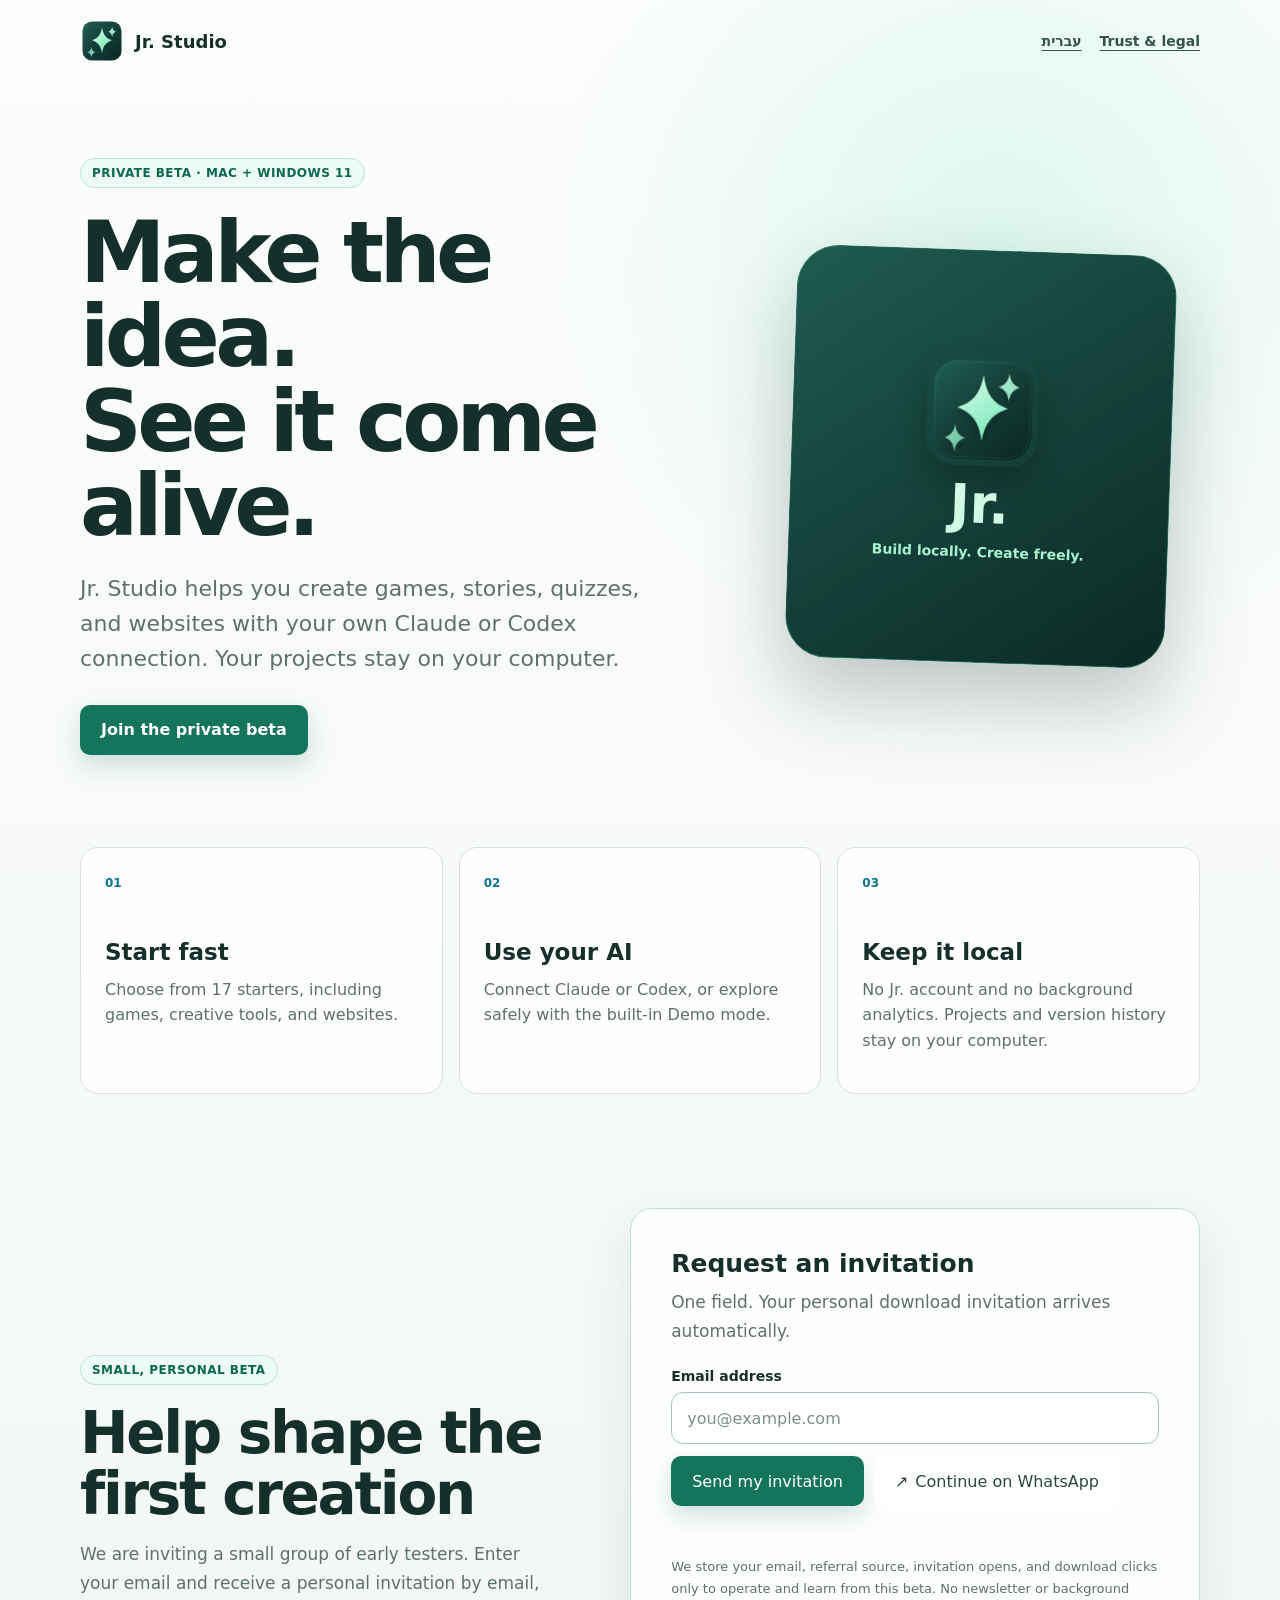
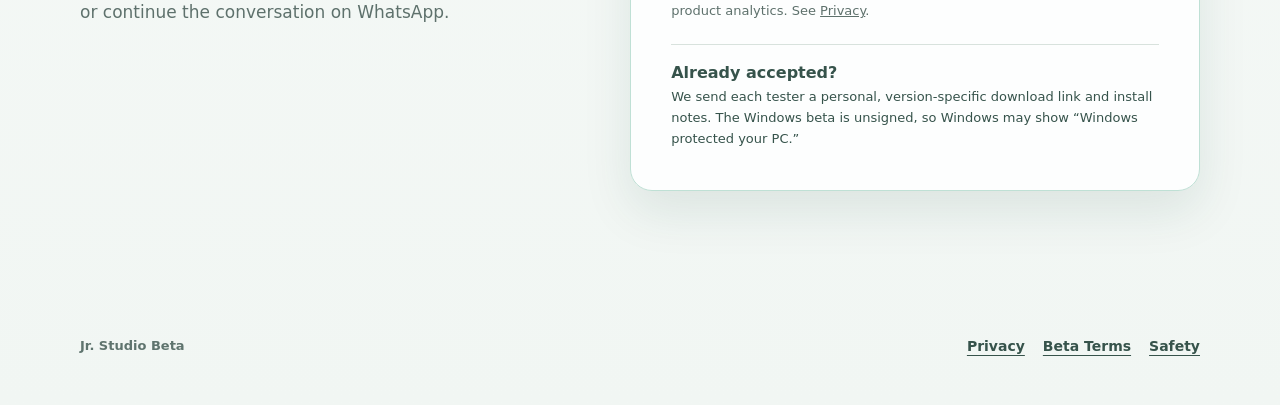
<file: index.html>
<!doctype html>
<html lang="en" dir="ltr">
  <head>
    <meta charset="utf-8" />
    <meta name="viewport" content="width=device-width, initial-scale=1" />
    <meta name="theme-color" content="#123d36" />
    <meta
      http-equiv="Content-Security-Policy"
      content="default-src 'none'; style-src 'self'; img-src 'self'; font-src 'none'; script-src 'self'; connect-src https://jr-beta-api-271743767831.me-west1.run.app; object-src 'none'; base-uri 'none'; form-action 'none'"
    />
    <meta
      name="description"
      content="Join the private Jr. Studio beta and build games, stories, and websites with Claude, Codex, or Demo mode."
    />
    <meta property="og:type" content="website" />
    <meta property="og:site_name" content="Jr. Studio" />
    <meta property="og:title" content="Jr. Studio private beta" />
    <meta
      property="og:description"
      content="Build games, stories, and websites with the AI you already use. Local projects, no Jr. account, and no background analytics."
    />
    <meta property="og:url" content="https://getjr.app/" />
    <meta property="og:image" content="https://getjr.app/assets/social-card.png" />
    <meta property="og:image:width" content="1200" />
    <meta property="og:image:height" content="630" />
    <meta property="og:image:alt" content="Jr. Studio private beta" />
    <meta name="twitter:card" content="summary_large_image" />
    <meta name="twitter:title" content="Jr. Studio private beta" />
    <meta
      name="twitter:description"
      content="Build games, stories, and websites with the AI you already use. Local, private, and made for a simple first creation."
    />
    <meta name="twitter:image" content="https://getjr.app/assets/social-card.png" />
    <link rel="canonical" href="https://getjr.app/" />
    <link rel="alternate" hreflang="he" href="https://getjr.app/he/" />
    <link rel="stylesheet" href="/assets/site.css" />
    <link rel="icon" href="/assets/icon.svg" type="image/svg+xml" />
    <script src="/assets/join.js" defer></script>
    <title>Jr. Studio private beta — Join the early testers</title>
  </head>
  <body>
    <a class="skip-link" href="#main">Skip to content</a>
    <header class="site-header">
      <a class="brand" href="/" aria-label="Jr. Studio home">
        <img src="/assets/icon.svg" width="44" height="44" alt="" />
        <span>Jr. Studio</span>
      </a>
      <nav aria-label="Language and legal">
        <a href="/he/" lang="he" dir="rtl">עברית</a>
        <a href="/legal/">Trust &amp; legal</a>
      </nav>
    </header>

    <main id="main">
      <section class="hero" aria-labelledby="hero-title">
        <div class="hero-copy">
          <span class="eyebrow">Private beta · Mac + Windows 11</span>
          <h1 id="hero-title">Make the idea.<br />See it come alive.</h1>
          <p class="lede">
            Jr. Studio helps you create games, stories, quizzes, and websites with
            your own Claude or Codex connection. Your projects stay on your computer.
          </p>
          <div class="hero-actions">
            <a class="button primary" href="#join">
              Join the private beta
            </a>
          </div>
        </div>
        <div class="hero-art" aria-hidden="true">
          <div class="app-card">
            <img src="/assets/icon.svg" width="112" height="112" alt="" />
            <strong>Jr.</strong>
            <span>Build locally. Create freely.</span>
          </div>
        </div>
      </section>

      <section class="feature-grid" aria-label="Highlights">
        <article>
          <span>01</span>
          <h2>Start fast</h2>
          <p>Choose from 17 starters, including games, creative tools, and websites.</p>
        </article>
        <article>
          <span>02</span>
          <h2>Use your AI</h2>
          <p>Connect Claude or Codex, or explore safely with the built-in Demo mode.</p>
        </article>
        <article>
          <span>03</span>
          <h2>Keep it local</h2>
          <p>No Jr. account and no background analytics. Projects and version history stay on your computer.</p>
        </article>
      </section>

      <section class="beta-signup" id="join" aria-labelledby="join-title">
        <div>
          <span class="eyebrow">Small, personal beta</span>
          <h2 id="join-title">Help shape the first creation</h2>
          <p>
            We are inviting a small group of early testers. Enter your email and receive
            a personal invitation by email, or continue the conversation on WhatsApp.
          </p>
        </div>
        <div class="signup-card">
          <h3>Request an invitation</h3>
          <p>One field. Your personal download invitation arrives automatically.</p>
          <form
            class="signup-form"
            data-beta-signup-form
            data-endpoint="https://jr-beta-api-271743767831.me-west1.run.app/v1/beta/requests"
            data-locale="en"
            data-pending="Sending your invitation…"
            data-success="Invitation sent. Check your inbox."
            data-whatsapp="Opening WhatsApp…"
            data-error="We could not send the invitation. Please try again."
            data-invalid="Enter a valid email address."
          >
            <label for="beta-email">Email address</label>
            <input id="beta-email" name="email" type="email" autocomplete="email" inputmode="email" required maxlength="254" placeholder="you@example.com" />
            <div class="website-field" aria-hidden="true">
              <label for="beta-company">Company</label>
              <input id="beta-company" name="company" type="text" tabindex="-1" autocomplete="off" />
            </div>
            <div class="signup-actions">
              <button class="button primary" type="submit" data-channel="email">Send my invitation</button>
              <button class="button secondary whatsapp-button" type="submit" data-channel="whatsapp">Continue on WhatsApp</button>
            </div>
            <p class="form-status" data-form-status role="status" aria-live="polite"></p>
          </form>
          <p class="privacy-note">
            We store your email, referral source, invitation opens, and download clicks
            only to operate and learn from this beta. No newsletter or background product
            analytics. See <a href="/legal/privacy/">Privacy</a>.
          </p>
          <div class="accepted-note" data-windows-signing="unsigned">
            <strong>Already accepted?</strong>
            <p>
              We send each tester a personal, version-specific download link and install
              notes. The Windows beta is unsigned, so Windows may show
              “Windows protected your PC.”
            </p>
          </div>
        </div>
      </section>
    </main>

    <footer>
      <span>Jr. Studio Beta</span>
      <nav aria-label="Policies">
        <a href="/legal/privacy/">Privacy</a>
        <a href="/legal/terms/">Beta Terms</a>
        <a href="/legal/safety/">Safety</a>
      </nav>
    </footer>
  </body>
</html>
</file>
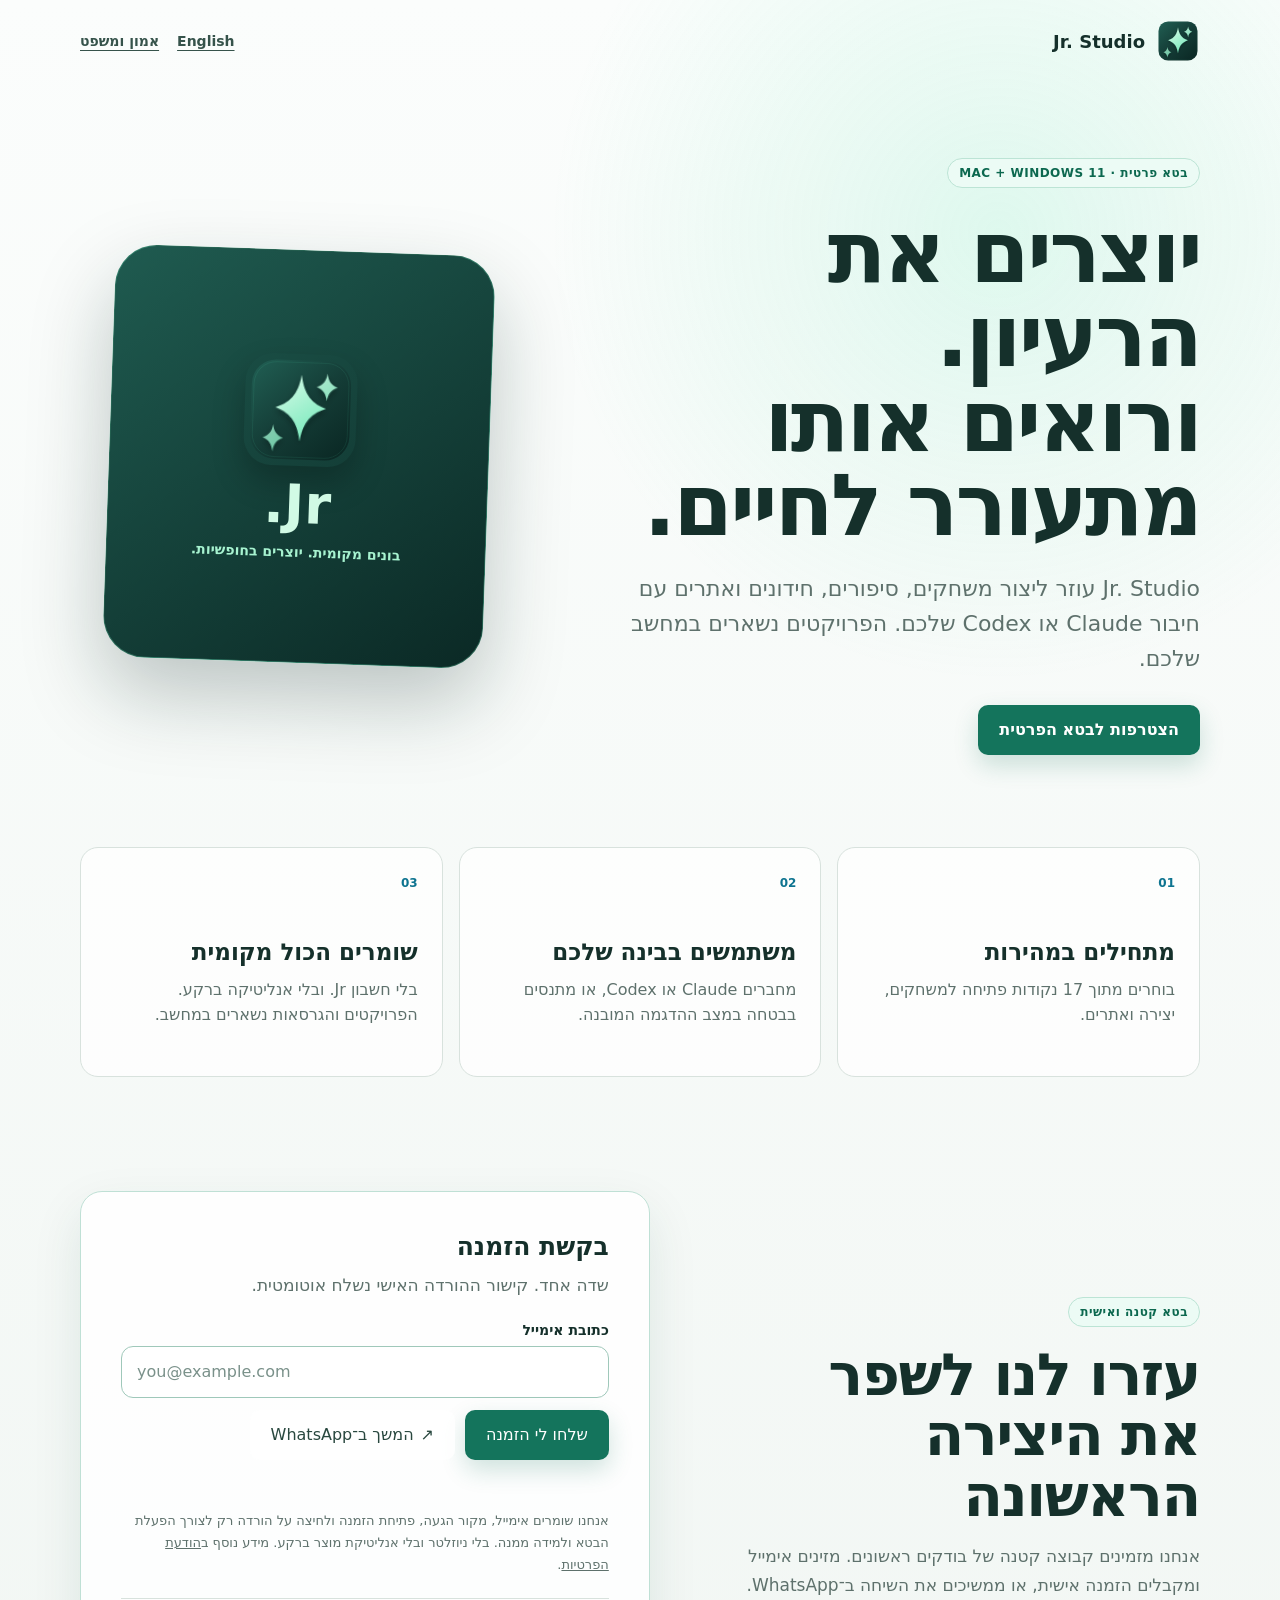
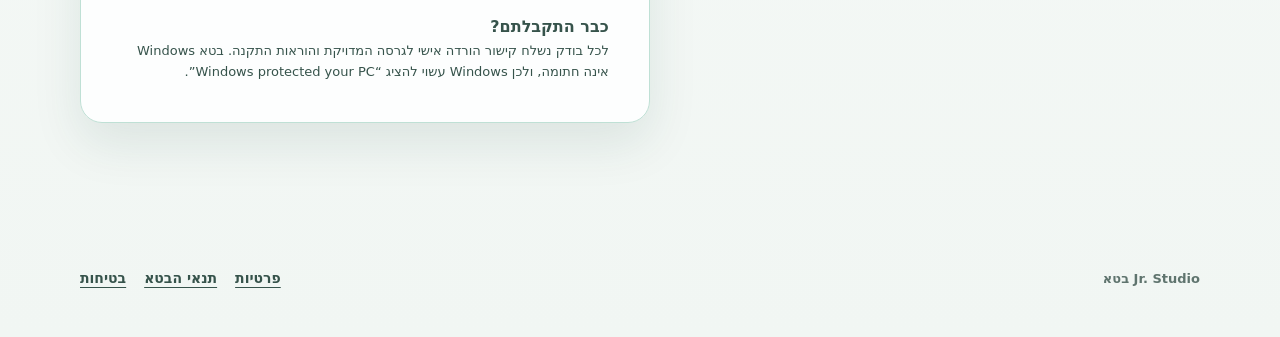
<file: he/index.html>
<!doctype html>
<html lang="he" dir="rtl">
  <head>
    <meta charset="utf-8" />
    <meta name="viewport" content="width=device-width, initial-scale=1" />
    <meta name="theme-color" content="#123d36" />
    <meta
      http-equiv="Content-Security-Policy"
      content="default-src 'none'; style-src 'self'; img-src 'self'; font-src 'none'; script-src 'self'; connect-src https://jr-beta-api-271743767831.me-west1.run.app; object-src 'none'; base-uri 'none'; form-action 'none'"
    />
    <meta
      name="description"
      content="הצטרפות לבטא הפרטית של Jr. Studio ויצירת משחקים, סיפורים ואתרים בעזרת Claude, Codex או מצב הדגמה."
    />
    <meta property="og:type" content="website" />
    <meta property="og:site_name" content="Jr. Studio" />
    <meta property="og:title" content="הבטא הפרטית של Jr. Studio" />
    <meta
      property="og:description"
      content="יוצרים משחקים, סיפורים ואתרים עם הבינה שכבר משתמשים בה. הפרויקטים מקומיים, בלי חשבון Jr. ובלי אנליטיקה ברקע."
    />
    <meta property="og:url" content="https://getjr.app/he/" />
    <meta property="og:image" content="https://getjr.app/assets/social-card.png" />
    <meta property="og:image:width" content="1200" />
    <meta property="og:image:height" content="630" />
    <meta property="og:image:alt" content="הבטא הפרטית של Jr. Studio" />
    <meta name="twitter:card" content="summary_large_image" />
    <meta name="twitter:title" content="הבטא הפרטית של Jr. Studio" />
    <meta
      name="twitter:description"
      content="יוצרים משחקים, סיפורים ואתרים עם הבינה שכבר משתמשים בה. מקומי, פרטי ופשוט להתחיל."
    />
    <meta name="twitter:image" content="https://getjr.app/assets/social-card.png" />
    <link rel="canonical" href="https://getjr.app/he/" />
    <link rel="alternate" hreflang="en" href="https://getjr.app/" />
    <link rel="stylesheet" href="/assets/site.css" />
    <link rel="icon" href="/assets/icon.svg" type="image/svg+xml" />
    <script src="/assets/join.js" defer></script>
    <title>הבטא הפרטית של Jr. Studio — הצטרפות לבודקים הראשונים</title>
  </head>
  <body>
    <a class="skip-link" href="#main">דילוג לתוכן</a>
    <header class="site-header">
      <a class="brand" href="/he/" aria-label="דף הבית של Jr. Studio">
        <img src="/assets/icon.svg" width="44" height="44" alt="" />
        <span>Jr. Studio</span>
      </a>
      <nav aria-label="שפה ומידע משפטי">
        <a href="/" lang="en" dir="ltr">English</a>
        <a href="/legal/he/">אמון ומשפט</a>
      </nav>
    </header>

    <main id="main">
      <section class="hero" aria-labelledby="hero-title">
        <div class="hero-copy">
          <span class="eyebrow">בטא פרטית · Mac + Windows 11</span>
          <h1 id="hero-title">יוצרים את הרעיון.<br />ורואים אותו מתעורר לחיים.</h1>
          <p class="lede">
            Jr. Studio עוזר ליצור משחקים, סיפורים, חידונים ואתרים עם חיבור Claude או
            Codex שלכם. הפרויקטים נשארים במחשב שלכם.
          </p>
          <div class="hero-actions">
            <a class="button primary" href="#join">
              הצטרפות לבטא הפרטית
            </a>
          </div>
        </div>
        <div class="hero-art" aria-hidden="true">
          <div class="app-card">
            <img src="/assets/icon.svg" width="112" height="112" alt="" />
            <strong>Jr.</strong>
            <span>בונים מקומית. יוצרים בחופשיות.</span>
          </div>
        </div>
      </section>

      <section class="feature-grid" aria-label="יתרונות">
        <article>
          <span>01</span>
          <h2>מתחילים במהירות</h2>
          <p>בוחרים מתוך 17 נקודות פתיחה למשחקים, יצירה ואתרים.</p>
        </article>
        <article>
          <span>02</span>
          <h2>משתמשים בבינה שלכם</h2>
          <p>מחברים Claude או Codex, או מתנסים בבטחה במצב ההדגמה המובנה.</p>
        </article>
        <article>
          <span>03</span>
          <h2>שומרים הכול מקומית</h2>
          <p>בלי חשבון Jr. ובלי אנליטיקה ברקע. הפרויקטים והגרסאות נשארים במחשב.</p>
        </article>
      </section>

      <section class="beta-signup" id="join" aria-labelledby="join-title">
        <div>
          <span class="eyebrow">בטא קטנה ואישית</span>
          <h2 id="join-title">עזרו לנו לשפר את היצירה הראשונה</h2>
          <p>
            אנחנו מזמינים קבוצה קטנה של בודקים ראשונים. מזינים אימייל ומקבלים
            הזמנה אישית, או ממשיכים את השיחה ב־WhatsApp.
          </p>
        </div>
        <div class="signup-card">
          <h3>בקשת הזמנה</h3>
          <p>שדה אחד. קישור ההורדה האישי נשלח אוטומטית.</p>
          <form
            class="signup-form"
            data-beta-signup-form
            data-endpoint="https://jr-beta-api-271743767831.me-west1.run.app/v1/beta/requests"
            data-locale="he"
            data-pending="שולחים את ההזמנה…"
            data-success="ההזמנה נשלחה. כדאי לבדוק את תיבת המייל."
            data-whatsapp="פותחים את WhatsApp…"
            data-error="לא הצלחנו לשלוח את ההזמנה. נסו שוב."
            data-invalid="צריך להזין כתובת אימייל תקינה."
          >
            <label for="beta-email">כתובת אימייל</label>
            <input id="beta-email" name="email" type="email" autocomplete="email" inputmode="email" required maxlength="254" placeholder="you@example.com" dir="ltr" />
            <div class="website-field" aria-hidden="true">
              <label for="beta-company">חברה</label>
              <input id="beta-company" name="company" type="text" tabindex="-1" autocomplete="off" />
            </div>
            <div class="signup-actions">
              <button class="button primary" type="submit" data-channel="email">שלחו לי הזמנה</button>
              <button class="button secondary whatsapp-button" type="submit" data-channel="whatsapp">המשך ב־WhatsApp</button>
            </div>
            <p class="form-status" data-form-status role="status" aria-live="polite"></p>
          </form>
          <p class="privacy-note">
            אנחנו שומרים אימייל, מקור הגעה, פתיחת הזמנה ולחיצה על הורדה רק לצורך
            הפעלת הבטא ולמידה ממנה. בלי ניוזלטר ובלי אנליטיקת מוצר ברקע.
            מידע נוסף ב<a href="/legal/he/privacy/">הודעת הפרטיות</a>.
          </p>
          <div class="accepted-note" data-windows-signing="unsigned">
            <strong>כבר התקבלתם?</strong>
            <p>
              לכל בודק נשלח קישור הורדה אישי לגרסה המדויקת והוראות התקנה.
              בטא Windows אינה חתומה, ולכן Windows עשוי להציג “Windows protected your PC”.
            </p>
          </div>
        </div>
      </section>
    </main>

    <footer>
      <span>Jr. Studio בטא</span>
      <nav aria-label="מדיניות">
        <a href="/legal/he/privacy/">פרטיות</a>
        <a href="/legal/he/terms/">תנאי הבטא</a>
        <a href="/legal/he/safety/">בטיחות</a>
      </nav>
    </footer>
  </body>
</html>
</file>
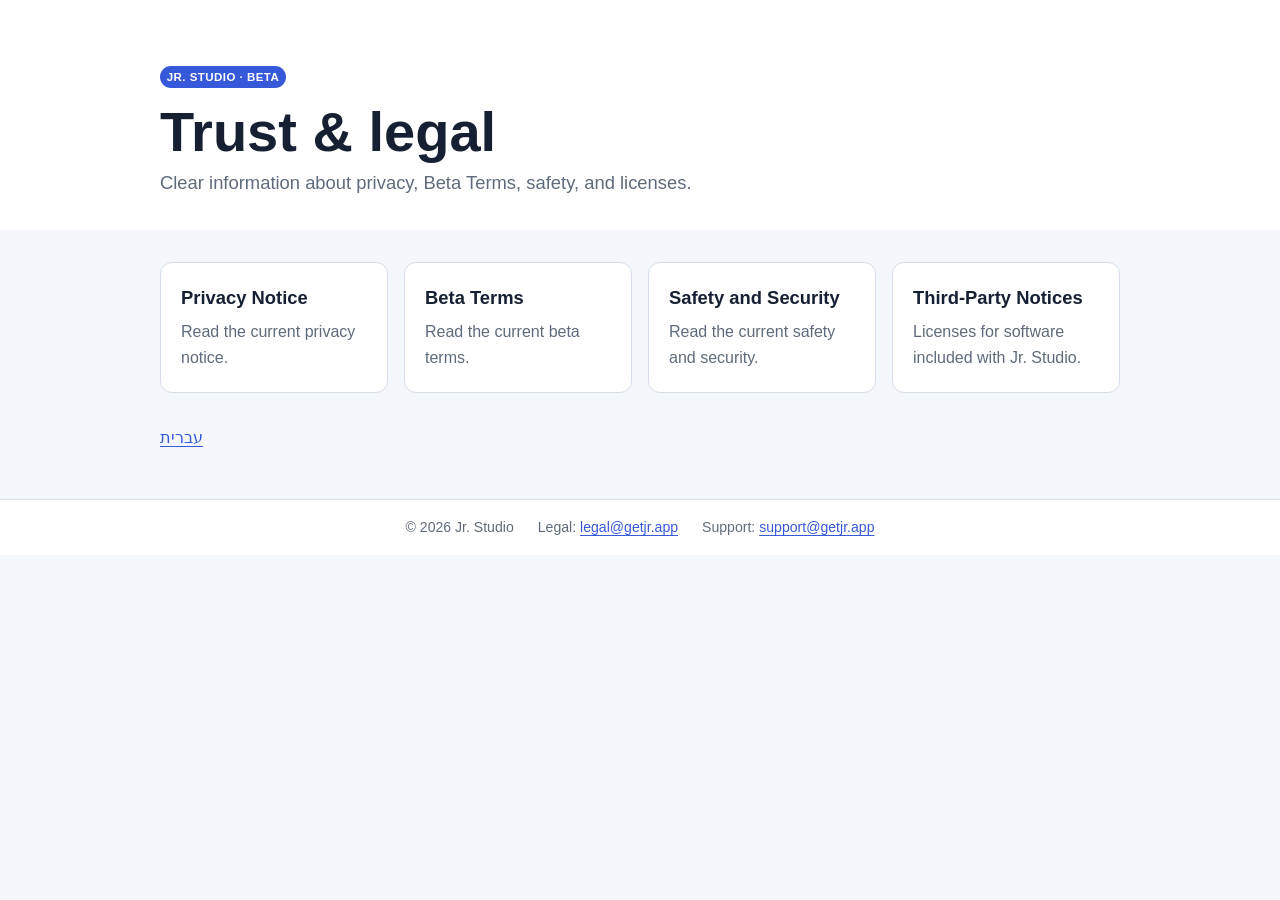
<file: legal/index.html>
<!doctype html>
<html lang="en" dir="ltr">
<head>
  <meta charset="utf-8">
  <meta name="viewport" content="width=device-width, initial-scale=1">
  <meta name="robots" content="index,follow">
  <meta http-equiv="Content-Security-Policy" content="default-src 'none'; style-src 'unsafe-inline'; base-uri 'none'; form-action 'none'; frame-ancestors 'none'">
  <link rel="canonical" href="https://getjr.app/legal/">
  <title>Jr. Studio trust &amp; legal</title>
  <style>:root { color-scheme: light; --ink: #172033; --muted: #5f6b7a; --line: #d8dee8; --paper: #ffffff; --wash: #f4f7fb; --accent: #3659d9; --warning: #7a4b00; --warning-bg: #fff5d6; --ok: #17603a; --ok-bg: #e8f7ee; }
* { box-sizing: border-box; }
body { margin: 0; color: var(--ink); background: var(--wash); font: 16px/1.65 -apple-system, BlinkMacSystemFont, "Segoe UI", sans-serif; }
a { color: var(--accent); text-underline-offset: .18em; }
a:focus-visible { outline: 3px solid #f2a900; outline-offset: 3px; border-radius: 3px; }
.site-header, footer { display: flex; align-items: center; gap: 1rem 1.5rem; flex-wrap: wrap; padding: 1rem max(1.25rem, calc((100vw - 960px) / 2)); background: var(--paper); border-block-end: 1px solid var(--line); }
.site-header { justify-content: space-between; }
.brand { color: var(--ink); font-size: 1.08rem; font-weight: 750; text-decoration: none; }
.brand span, .eyebrow { display: inline-block; color: #fff; background: var(--accent); padding: .08rem .42rem; border-radius: 999px; font-size: .72rem; font-weight: 750; letter-spacing: .04em; text-transform: uppercase; vertical-align: .12em; }
nav { display: flex; gap: .6rem 1rem; flex-wrap: wrap; }
nav a[aria-current="page"] { color: var(--ink); font-weight: 700; text-decoration-thickness: 2px; }
.hero { padding: 4rem max(1.25rem, calc((100vw - 960px) / 2)) 2rem; background: var(--paper); }
.hero h1 { margin: .8rem 0 .35rem; font-size: clamp(2rem, 5vw, 3.5rem); line-height: 1.05; }
.lede { max-width: 54rem; margin: 0; color: var(--muted); font-size: 1.15rem; }
main { width: min(960px, calc(100% - 2.5rem)); margin-inline: auto; }
.document-shell { padding-block: 2rem 4rem; }
.document-meta { display: flex; flex-wrap: wrap; gap: .55rem 1.25rem; margin-block-end: 1rem; color: var(--muted); font-size: .92rem; }
.legal-copy { padding: clamp(1.4rem, 4vw, 3.5rem); border: 1px solid var(--line); border-radius: 14px; background: var(--paper); box-shadow: 0 18px 60px rgb(23 32 51 / .06); }
.legal-copy h1 { margin-block: 0 1.25rem; font-size: clamp(2rem, 5vw, 3.2rem); line-height: 1.1; }
.legal-copy h2 { margin-block: 2.25rem .6rem; padding-block-start: .6rem; border-block-start: 1px solid var(--line); font-size: 1.45rem; line-height: 1.25; }
.legal-copy h3 { margin-block: 1.6rem .45rem; font-size: 1.12rem; }
.legal-copy p, .legal-copy ul, .legal-copy ol { max-width: 76ch; }
.legal-copy li + li { margin-block-start: .45rem; }
.legal-copy code { padding: .1em .3em; border-radius: 4px; background: #edf1f7; font-size: .9em; }
.dependency { margin-block-start: 2.5rem; padding-block-start: 1rem; border-block-start: 2px solid var(--line); }
.dependency h2 { border: 0; margin-block-start: 0; overflow-wrap: anywhere; }
.dependency h2 small { color: var(--muted); font-size: .72em; }
pre { overflow: auto; max-height: 36rem; padding: 1rem; border: 1px solid var(--line); border-radius: 8px; background: #f8fafc; color: #253047; font: 12px/1.5 ui-monospace, SFMono-Regular, Menlo, monospace; white-space: pre-wrap; }
.card-grid { display: grid; grid-template-columns: repeat(auto-fit, minmax(220px, 1fr)); gap: 1rem; padding-block: 2rem; }
.card { display: grid; gap: .35rem; min-height: 8rem; padding: 1.25rem; border: 1px solid var(--line); border-radius: 12px; color: var(--ink); background: var(--paper); text-decoration: none; }
.card:hover { border-color: var(--accent); transform: translateY(-1px); }
.card strong { font-size: 1.15rem; }
.card span, footer { color: var(--muted); }
.language-link { margin-block: 0 3rem; }
footer { justify-content: center; border-block-start: 1px solid var(--line); border-block-end: 0; font-size: .88rem; }
[dir="rtl"] .legal-copy { text-align: start; }
@media (max-width: 620px) { .site-header { align-items: flex-start; } nav { width: 100%; } }
@media (prefers-reduced-motion: reduce) { *, *::before, *::after { scroll-behavior: auto !important; transition: none !important; } }</style>
</head>
<body>
<header class="hero">
  <span class="eyebrow">Jr. Studio · Beta</span>
  <h1>Trust & legal</h1>
  <p class="lede">Clear information about privacy, Beta Terms, safety, and licenses.</p>
</header>
<main>
  <div class="card-grid">
    <a class="card" href="privacy/">
      <strong>Privacy Notice</strong>
      <span>Read the current privacy notice.</span>
    </a>
    <a class="card" href="terms/">
      <strong>Beta Terms</strong>
      <span>Read the current beta terms.</span>
    </a>
    <a class="card" href="safety/">
      <strong>Safety and Security</strong>
      <span>Read the current safety and security.</span>
    </a>
    <a class="card" href="third-party-notices/">
      <strong>Third-Party Notices</strong>
      <span>Licenses for software included with Jr. Studio.</span>
    </a>
  </div>
  <p class="language-link"><a href="he/">עברית</a></p>
</main>
<footer>
  <span>© 2026 Jr. Studio</span>
  <span>Legal: <a href="mailto:legal@getjr.app">legal@getjr.app</a></span>
  <span>Support: <a href="mailto:support@getjr.app">support@getjr.app</a></span>
</footer>
</body>
</html>
</file>
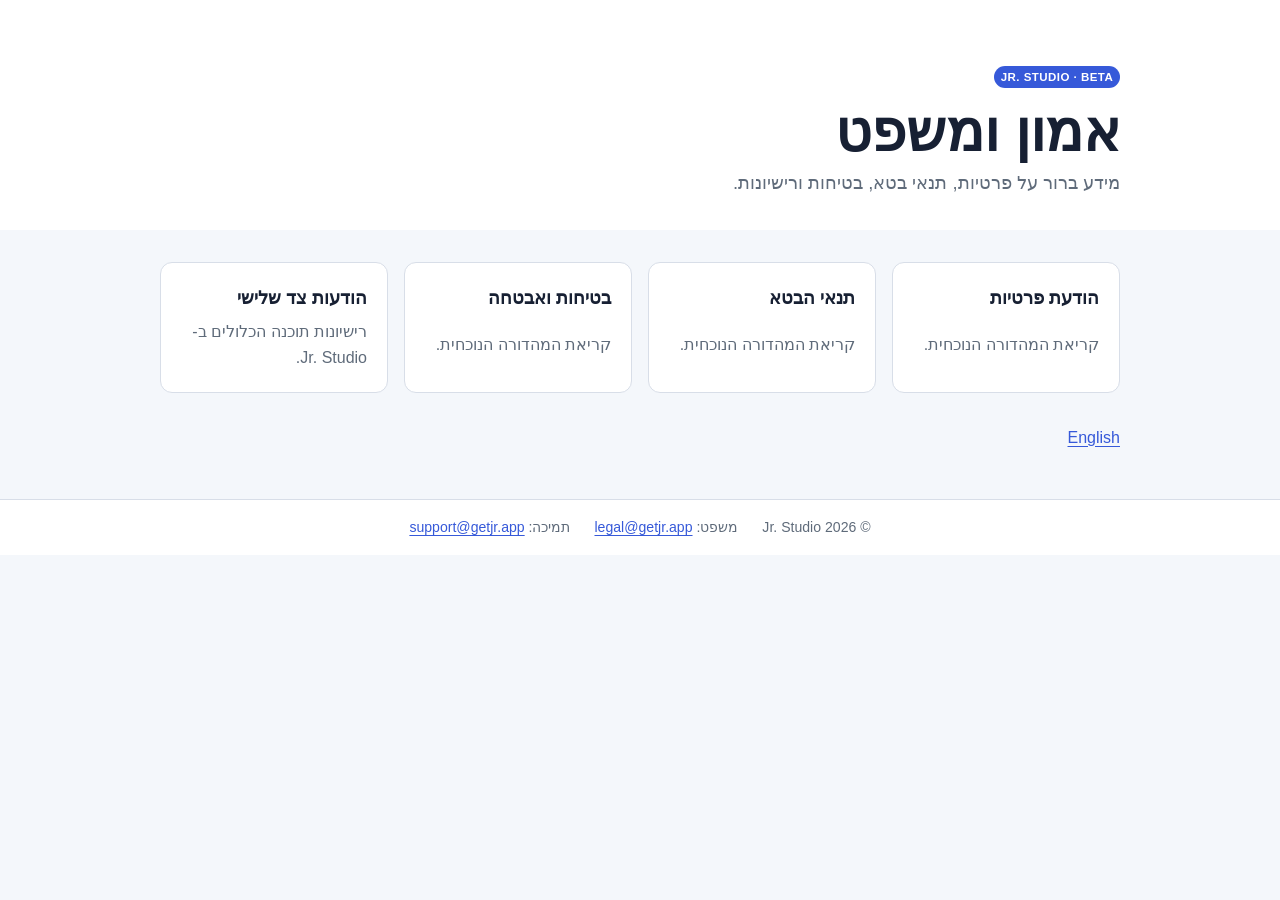
<file: legal/he/index.html>
<!doctype html>
<html lang="he" dir="rtl">
<head>
  <meta charset="utf-8">
  <meta name="viewport" content="width=device-width, initial-scale=1">
  <meta name="robots" content="index,follow">
  <meta http-equiv="Content-Security-Policy" content="default-src 'none'; style-src 'unsafe-inline'; base-uri 'none'; form-action 'none'; frame-ancestors 'none'">
  <link rel="canonical" href="https://getjr.app/legal/he/">
  <title>אמון ומשפט — Jr. Studio</title>
  <style>:root { color-scheme: light; --ink: #172033; --muted: #5f6b7a; --line: #d8dee8; --paper: #ffffff; --wash: #f4f7fb; --accent: #3659d9; --warning: #7a4b00; --warning-bg: #fff5d6; --ok: #17603a; --ok-bg: #e8f7ee; }
* { box-sizing: border-box; }
body { margin: 0; color: var(--ink); background: var(--wash); font: 16px/1.65 -apple-system, BlinkMacSystemFont, "Segoe UI", sans-serif; }
a { color: var(--accent); text-underline-offset: .18em; }
a:focus-visible { outline: 3px solid #f2a900; outline-offset: 3px; border-radius: 3px; }
.site-header, footer { display: flex; align-items: center; gap: 1rem 1.5rem; flex-wrap: wrap; padding: 1rem max(1.25rem, calc((100vw - 960px) / 2)); background: var(--paper); border-block-end: 1px solid var(--line); }
.site-header { justify-content: space-between; }
.brand { color: var(--ink); font-size: 1.08rem; font-weight: 750; text-decoration: none; }
.brand span, .eyebrow { display: inline-block; color: #fff; background: var(--accent); padding: .08rem .42rem; border-radius: 999px; font-size: .72rem; font-weight: 750; letter-spacing: .04em; text-transform: uppercase; vertical-align: .12em; }
nav { display: flex; gap: .6rem 1rem; flex-wrap: wrap; }
nav a[aria-current="page"] { color: var(--ink); font-weight: 700; text-decoration-thickness: 2px; }
.hero { padding: 4rem max(1.25rem, calc((100vw - 960px) / 2)) 2rem; background: var(--paper); }
.hero h1 { margin: .8rem 0 .35rem; font-size: clamp(2rem, 5vw, 3.5rem); line-height: 1.05; }
.lede { max-width: 54rem; margin: 0; color: var(--muted); font-size: 1.15rem; }
main { width: min(960px, calc(100% - 2.5rem)); margin-inline: auto; }
.document-shell { padding-block: 2rem 4rem; }
.document-meta { display: flex; flex-wrap: wrap; gap: .55rem 1.25rem; margin-block-end: 1rem; color: var(--muted); font-size: .92rem; }
.legal-copy { padding: clamp(1.4rem, 4vw, 3.5rem); border: 1px solid var(--line); border-radius: 14px; background: var(--paper); box-shadow: 0 18px 60px rgb(23 32 51 / .06); }
.legal-copy h1 { margin-block: 0 1.25rem; font-size: clamp(2rem, 5vw, 3.2rem); line-height: 1.1; }
.legal-copy h2 { margin-block: 2.25rem .6rem; padding-block-start: .6rem; border-block-start: 1px solid var(--line); font-size: 1.45rem; line-height: 1.25; }
.legal-copy h3 { margin-block: 1.6rem .45rem; font-size: 1.12rem; }
.legal-copy p, .legal-copy ul, .legal-copy ol { max-width: 76ch; }
.legal-copy li + li { margin-block-start: .45rem; }
.legal-copy code { padding: .1em .3em; border-radius: 4px; background: #edf1f7; font-size: .9em; }
.dependency { margin-block-start: 2.5rem; padding-block-start: 1rem; border-block-start: 2px solid var(--line); }
.dependency h2 { border: 0; margin-block-start: 0; overflow-wrap: anywhere; }
.dependency h2 small { color: var(--muted); font-size: .72em; }
pre { overflow: auto; max-height: 36rem; padding: 1rem; border: 1px solid var(--line); border-radius: 8px; background: #f8fafc; color: #253047; font: 12px/1.5 ui-monospace, SFMono-Regular, Menlo, monospace; white-space: pre-wrap; }
.card-grid { display: grid; grid-template-columns: repeat(auto-fit, minmax(220px, 1fr)); gap: 1rem; padding-block: 2rem; }
.card { display: grid; gap: .35rem; min-height: 8rem; padding: 1.25rem; border: 1px solid var(--line); border-radius: 12px; color: var(--ink); background: var(--paper); text-decoration: none; }
.card:hover { border-color: var(--accent); transform: translateY(-1px); }
.card strong { font-size: 1.15rem; }
.card span, footer { color: var(--muted); }
.language-link { margin-block: 0 3rem; }
footer { justify-content: center; border-block-start: 1px solid var(--line); border-block-end: 0; font-size: .88rem; }
[dir="rtl"] .legal-copy { text-align: start; }
@media (max-width: 620px) { .site-header { align-items: flex-start; } nav { width: 100%; } }
@media (prefers-reduced-motion: reduce) { *, *::before, *::after { scroll-behavior: auto !important; transition: none !important; } }</style>
</head>
<body>
<header class="hero">
  <span class="eyebrow">Jr. Studio · Beta</span>
  <h1>אמון ומשפט</h1>
  <p class="lede">מידע ברור על פרטיות, תנאי בטא, בטיחות ורישיונות.</p>
</header>
<main>
  <div class="card-grid">
    <a class="card" href="privacy/">
      <strong>הודעת פרטיות</strong>
      <span>קריאת המהדורה הנוכחית.</span>
    </a>
    <a class="card" href="terms/">
      <strong>תנאי הבטא</strong>
      <span>קריאת המהדורה הנוכחית.</span>
    </a>
    <a class="card" href="safety/">
      <strong>בטיחות ואבטחה</strong>
      <span>קריאת המהדורה הנוכחית.</span>
    </a>
    <a class="card" href="../third-party-notices/">
      <strong>הודעות צד שלישי</strong>
      <span>רישיונות תוכנה הכלולים ב-Jr. Studio.</span>
    </a>
  </div>
  <p class="language-link"><a href="../">English</a></p>
</main>
<footer>
  <span>© 2026 Jr. Studio</span>
  <span>משפט: <a href="mailto:legal@getjr.app">legal@getjr.app</a></span>
  <span>תמיכה: <a href="mailto:support@getjr.app">support@getjr.app</a></span>
</footer>
</body>
</html>
</file>
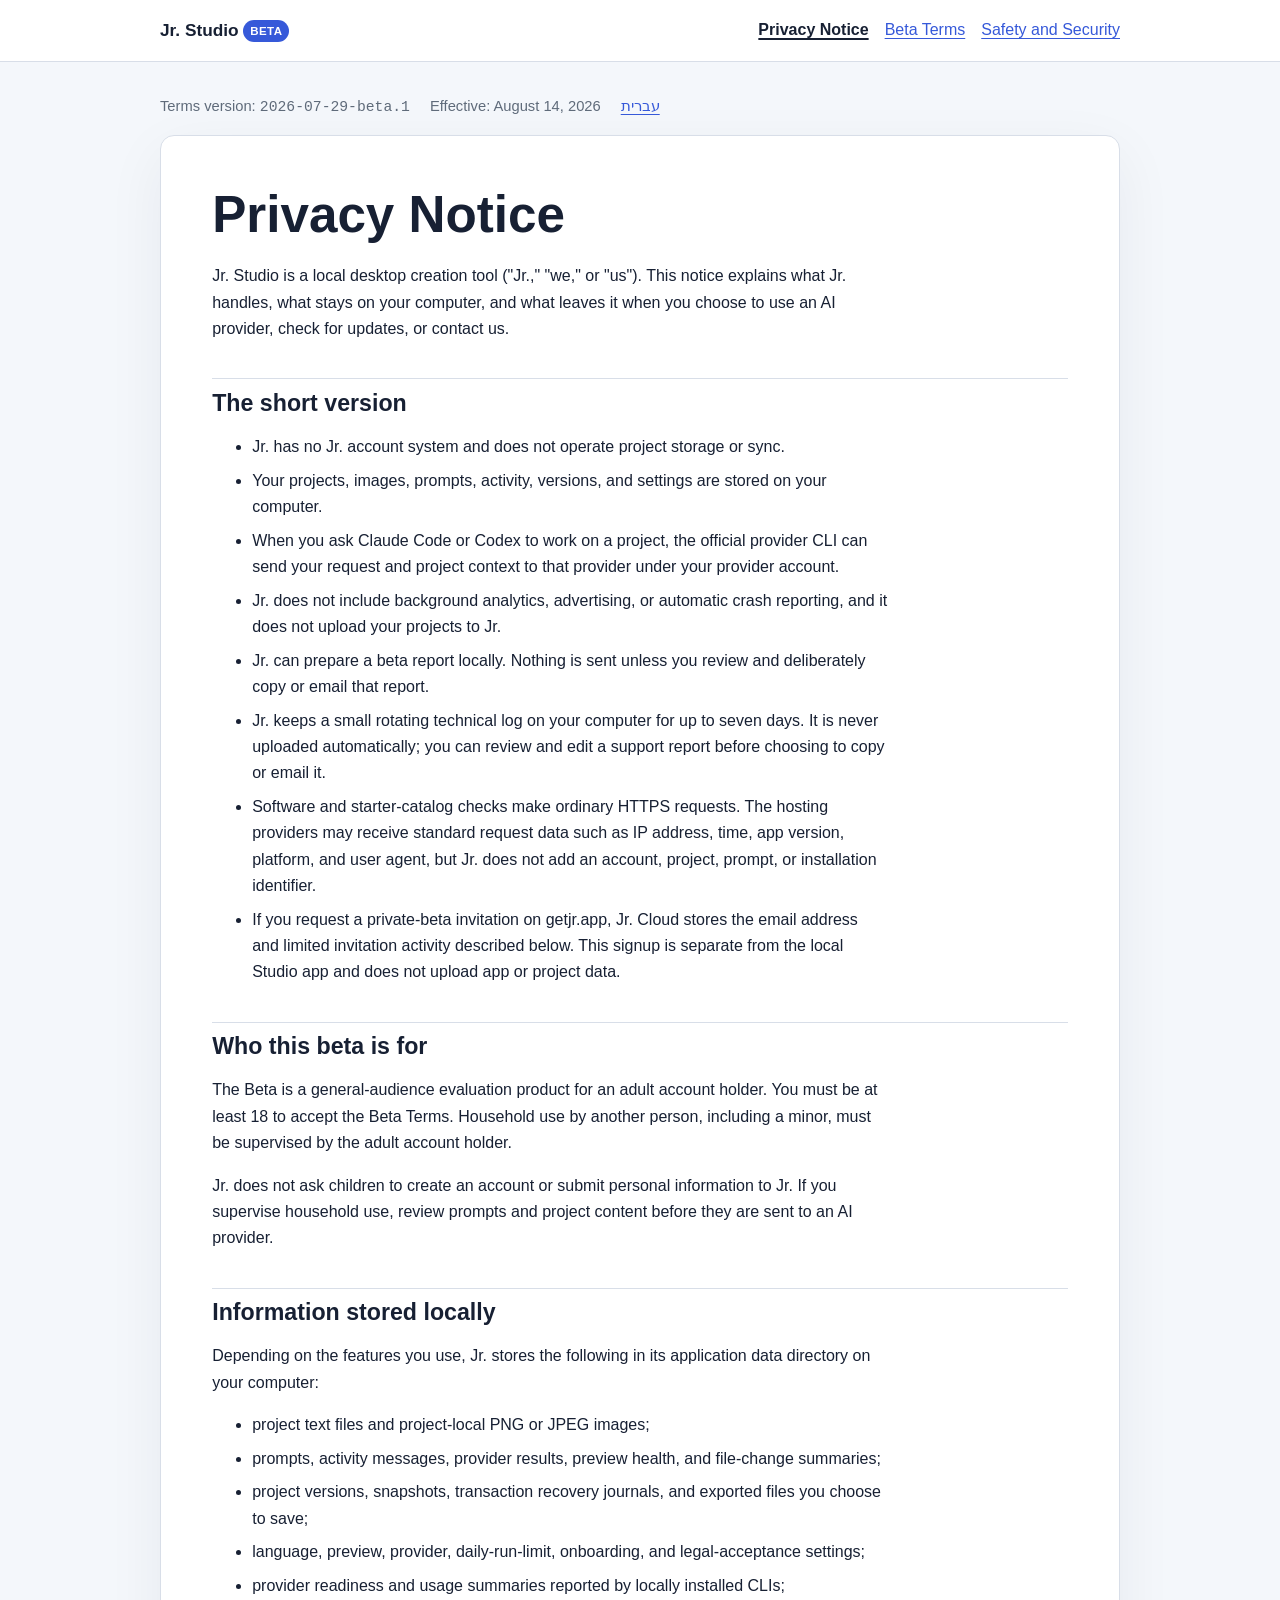
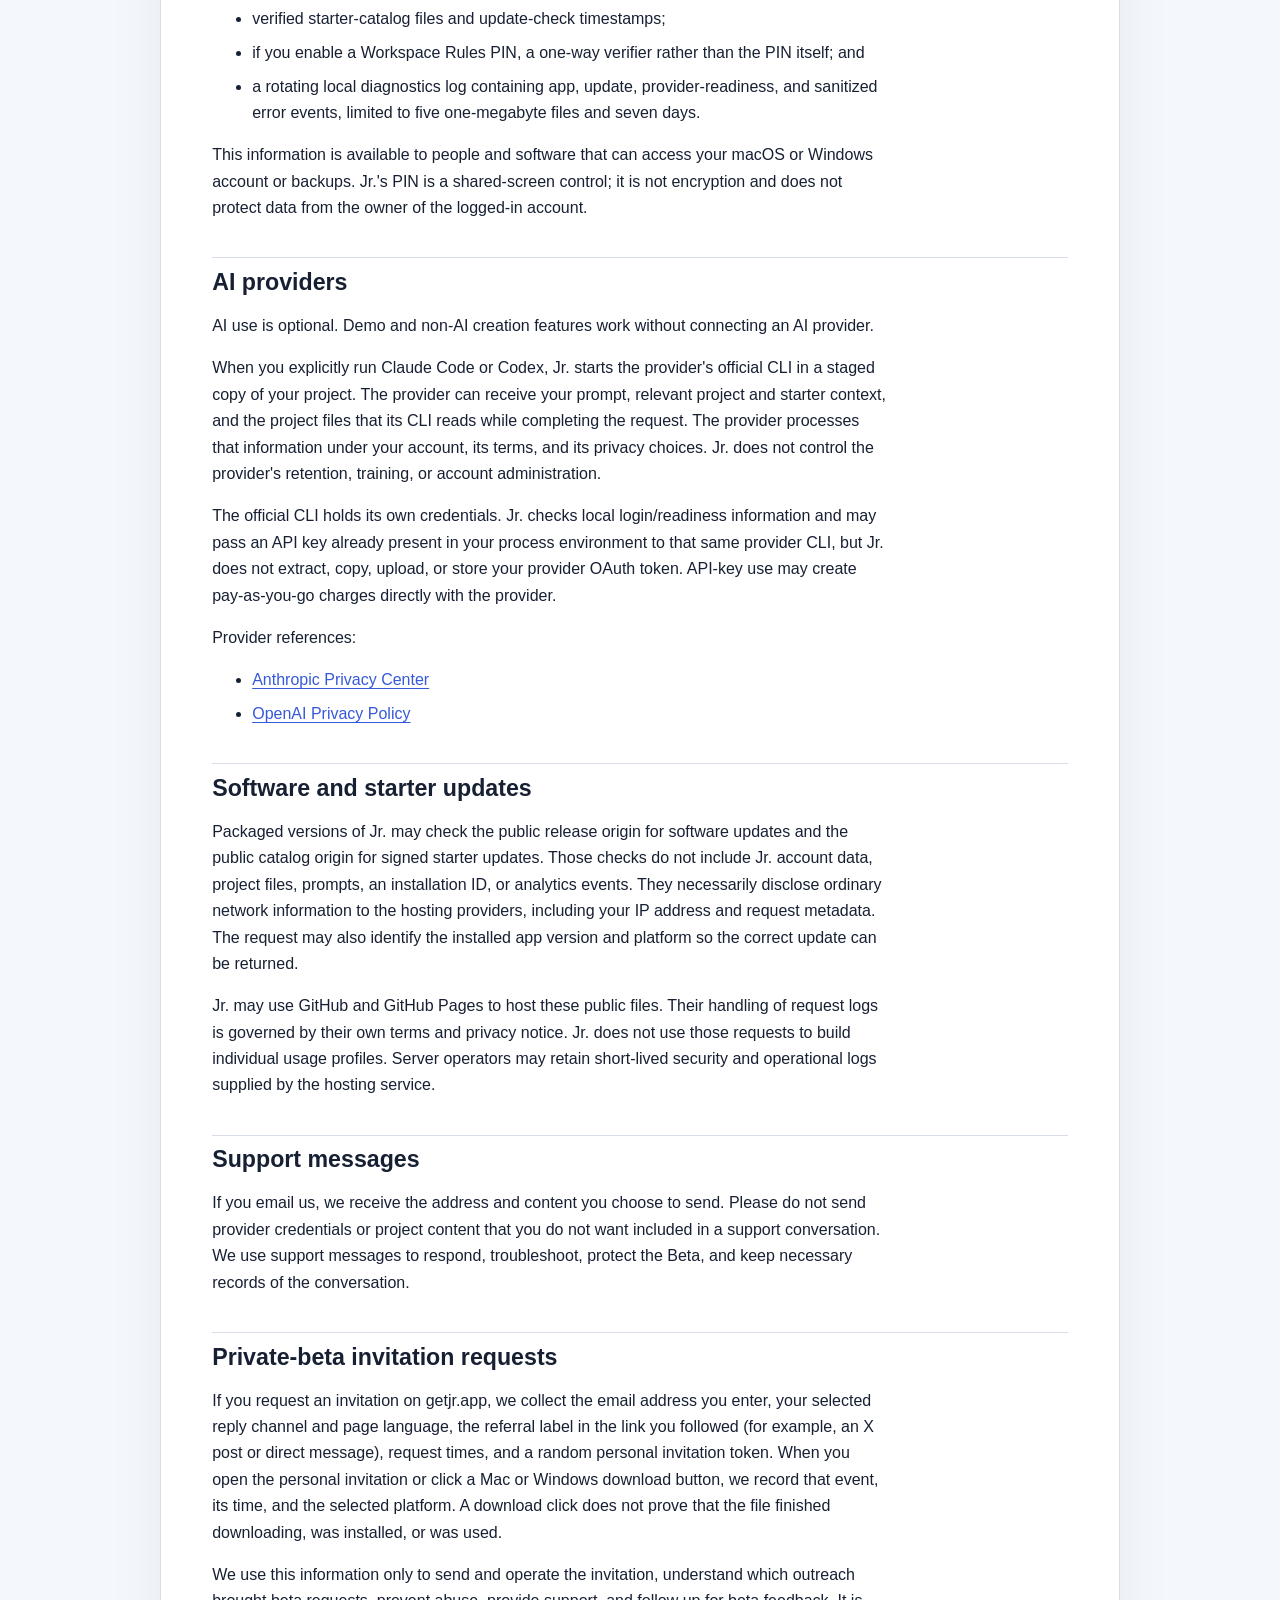
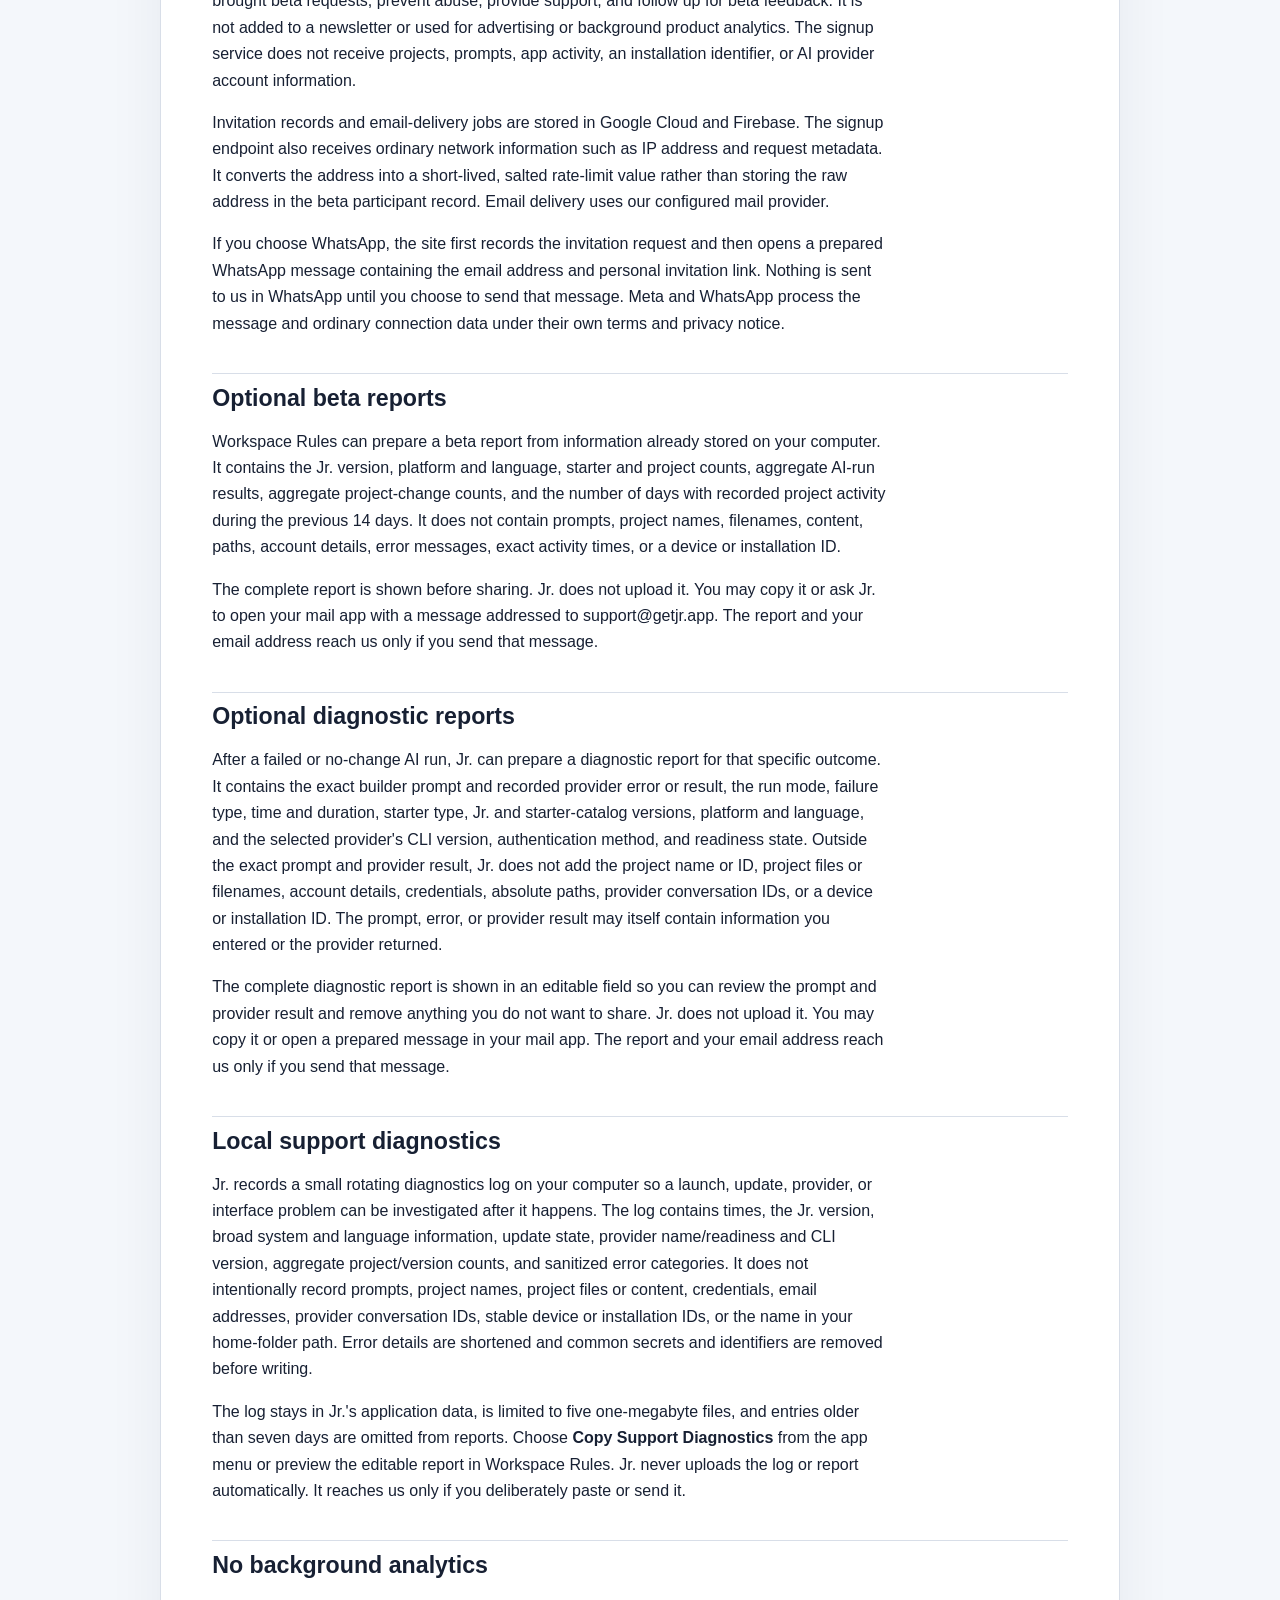
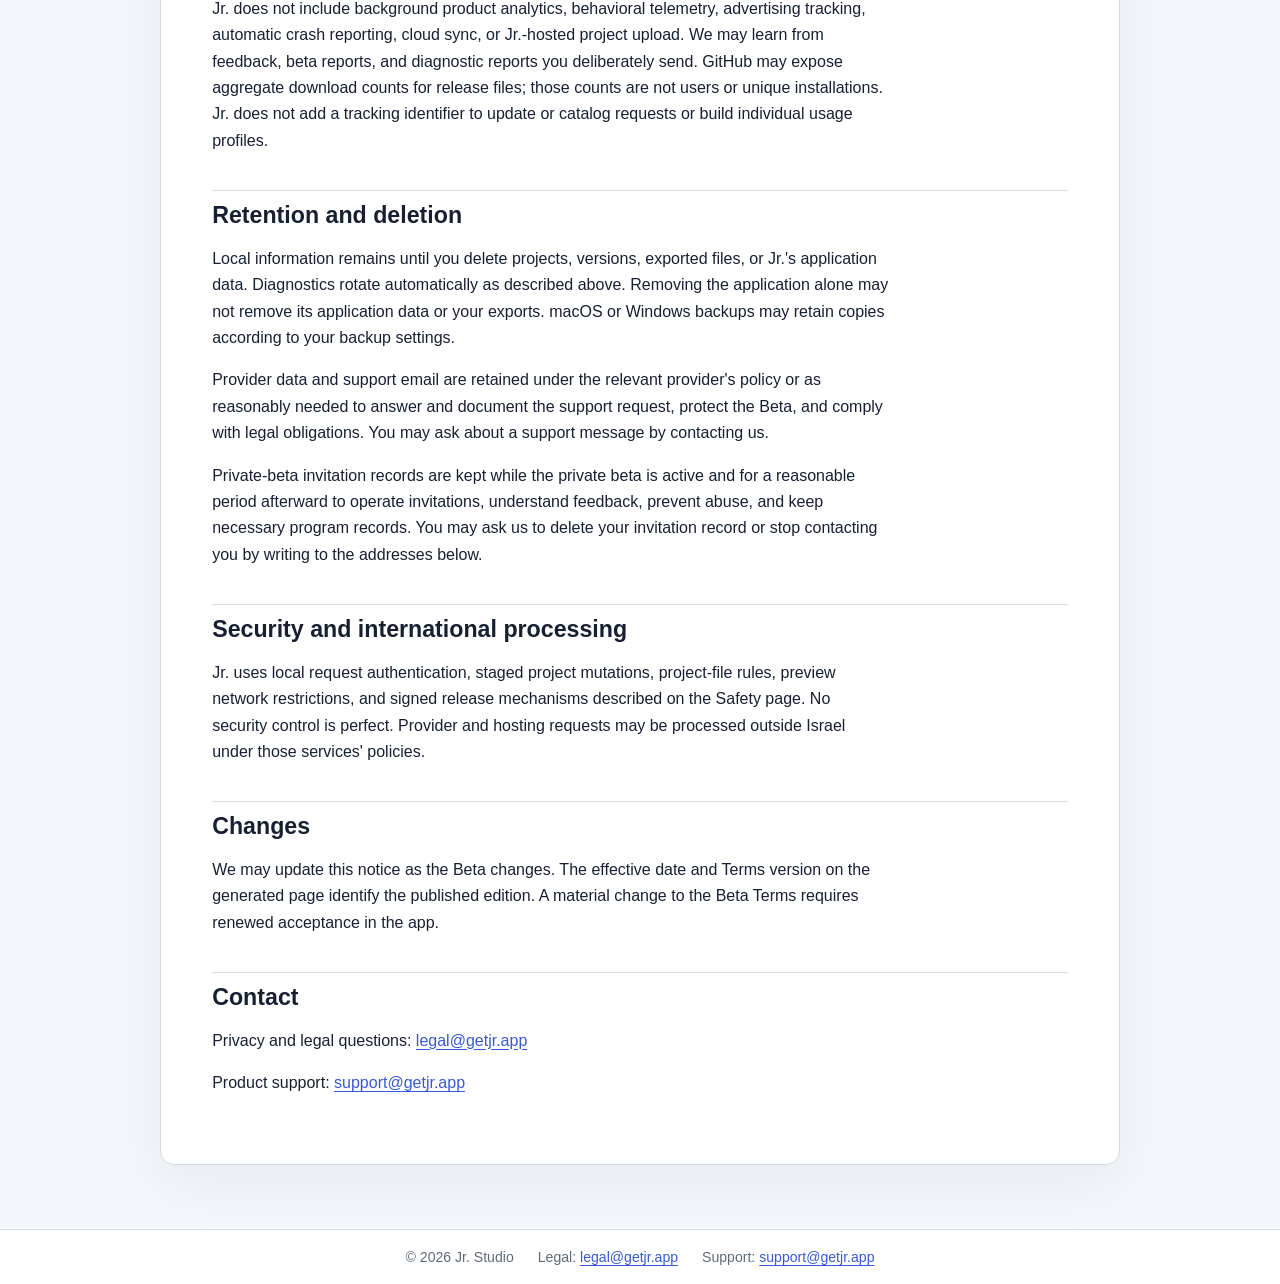
<file: legal/privacy/index.html>
<!doctype html>
<html lang="en" dir="ltr">
<head>
  <meta charset="utf-8">
  <meta name="viewport" content="width=device-width, initial-scale=1">
  <meta name="robots" content="index,follow">
  <meta http-equiv="Content-Security-Policy" content="default-src 'none'; style-src 'unsafe-inline'; base-uri 'none'; form-action 'none'; frame-ancestors 'none'">
  <link rel="canonical" href="https://getjr.app/legal/privacy/">
  <title>Privacy Notice — Jr. Studio</title>
  <style>:root { color-scheme: light; --ink: #172033; --muted: #5f6b7a; --line: #d8dee8; --paper: #ffffff; --wash: #f4f7fb; --accent: #3659d9; --warning: #7a4b00; --warning-bg: #fff5d6; --ok: #17603a; --ok-bg: #e8f7ee; }
* { box-sizing: border-box; }
body { margin: 0; color: var(--ink); background: var(--wash); font: 16px/1.65 -apple-system, BlinkMacSystemFont, "Segoe UI", sans-serif; }
a { color: var(--accent); text-underline-offset: .18em; }
a:focus-visible { outline: 3px solid #f2a900; outline-offset: 3px; border-radius: 3px; }
.site-header, footer { display: flex; align-items: center; gap: 1rem 1.5rem; flex-wrap: wrap; padding: 1rem max(1.25rem, calc((100vw - 960px) / 2)); background: var(--paper); border-block-end: 1px solid var(--line); }
.site-header { justify-content: space-between; }
.brand { color: var(--ink); font-size: 1.08rem; font-weight: 750; text-decoration: none; }
.brand span, .eyebrow { display: inline-block; color: #fff; background: var(--accent); padding: .08rem .42rem; border-radius: 999px; font-size: .72rem; font-weight: 750; letter-spacing: .04em; text-transform: uppercase; vertical-align: .12em; }
nav { display: flex; gap: .6rem 1rem; flex-wrap: wrap; }
nav a[aria-current="page"] { color: var(--ink); font-weight: 700; text-decoration-thickness: 2px; }
.hero { padding: 4rem max(1.25rem, calc((100vw - 960px) / 2)) 2rem; background: var(--paper); }
.hero h1 { margin: .8rem 0 .35rem; font-size: clamp(2rem, 5vw, 3.5rem); line-height: 1.05; }
.lede { max-width: 54rem; margin: 0; color: var(--muted); font-size: 1.15rem; }
main { width: min(960px, calc(100% - 2.5rem)); margin-inline: auto; }
.document-shell { padding-block: 2rem 4rem; }
.document-meta { display: flex; flex-wrap: wrap; gap: .55rem 1.25rem; margin-block-end: 1rem; color: var(--muted); font-size: .92rem; }
.legal-copy { padding: clamp(1.4rem, 4vw, 3.5rem); border: 1px solid var(--line); border-radius: 14px; background: var(--paper); box-shadow: 0 18px 60px rgb(23 32 51 / .06); }
.legal-copy h1 { margin-block: 0 1.25rem; font-size: clamp(2rem, 5vw, 3.2rem); line-height: 1.1; }
.legal-copy h2 { margin-block: 2.25rem .6rem; padding-block-start: .6rem; border-block-start: 1px solid var(--line); font-size: 1.45rem; line-height: 1.25; }
.legal-copy h3 { margin-block: 1.6rem .45rem; font-size: 1.12rem; }
.legal-copy p, .legal-copy ul, .legal-copy ol { max-width: 76ch; }
.legal-copy li + li { margin-block-start: .45rem; }
.legal-copy code { padding: .1em .3em; border-radius: 4px; background: #edf1f7; font-size: .9em; }
.dependency { margin-block-start: 2.5rem; padding-block-start: 1rem; border-block-start: 2px solid var(--line); }
.dependency h2 { border: 0; margin-block-start: 0; overflow-wrap: anywhere; }
.dependency h2 small { color: var(--muted); font-size: .72em; }
pre { overflow: auto; max-height: 36rem; padding: 1rem; border: 1px solid var(--line); border-radius: 8px; background: #f8fafc; color: #253047; font: 12px/1.5 ui-monospace, SFMono-Regular, Menlo, monospace; white-space: pre-wrap; }
.card-grid { display: grid; grid-template-columns: repeat(auto-fit, minmax(220px, 1fr)); gap: 1rem; padding-block: 2rem; }
.card { display: grid; gap: .35rem; min-height: 8rem; padding: 1.25rem; border: 1px solid var(--line); border-radius: 12px; color: var(--ink); background: var(--paper); text-decoration: none; }
.card:hover { border-color: var(--accent); transform: translateY(-1px); }
.card strong { font-size: 1.15rem; }
.card span, footer { color: var(--muted); }
.language-link { margin-block: 0 3rem; }
footer { justify-content: center; border-block-start: 1px solid var(--line); border-block-end: 0; font-size: .88rem; }
[dir="rtl"] .legal-copy { text-align: start; }
@media (max-width: 620px) { .site-header { align-items: flex-start; } nav { width: 100%; } }
@media (prefers-reduced-motion: reduce) { *, *::before, *::after { scroll-behavior: auto !important; transition: none !important; } }</style>
</head>
<body>
<header class="site-header">
  <a class="brand" href="../">Jr. Studio <span>Beta</span></a>
  <nav aria-label="Legal documents">
    <a aria-current="page" href="./">Privacy Notice</a>
    <a href="../terms/">Beta Terms</a>
    <a href="../safety/">Safety and Security</a>
  </nav>
</header>
<main class="document-shell">
  <div class="document-meta">
    <span>Terms version: <code>2026-07-29-beta.1</code></span>
    <span>Effective: <time datetime="2026-08-14">August 14, 2026</time></span>
    <a href="../he/privacy/">עברית</a>
  </div>
  <article class="legal-copy"><h1 id="privacy-notice">Privacy Notice</h1>
<p>Jr. Studio is a local desktop creation tool (&quot;Jr.,&quot; &quot;we,&quot; or &quot;us&quot;). This notice explains what Jr. handles, what stays on your computer, and what leaves it when you choose to use an AI provider, check for updates, or contact us.</p>
<h2 id="the-short-version">The short version</h2>
<ul><li>Jr. has no Jr. account system and does not operate project storage or sync.</li><li>Your projects, images, prompts, activity, versions, and settings are stored on your computer.</li><li>When you ask Claude Code or Codex to work on a project, the official provider CLI can send your request and project context to that provider under your provider account.</li><li>Jr. does not include background analytics, advertising, or automatic crash reporting, and it does not upload your projects to Jr.</li><li>Jr. can prepare a beta report locally. Nothing is sent unless you review and deliberately copy or email that report.</li><li>Jr. keeps a small rotating technical log on your computer for up to seven days. It is never uploaded automatically; you can review and edit a support report before choosing to copy or email it.</li><li>Software and starter-catalog checks make ordinary HTTPS requests. The hosting providers may receive standard request data such as IP address, time, app version, platform, and user agent, but Jr. does not add an account, project, prompt, or installation identifier.</li><li>If you request a private-beta invitation on getjr.app, Jr. Cloud stores the email address and limited invitation activity described below. This signup is separate from the local Studio app and does not upload app or project data.</li></ul>
<h2 id="who-this-beta-is-for">Who this beta is for</h2>
<p>The Beta is a general-audience evaluation product for an adult account holder. You must be at least 18 to accept the Beta Terms. Household use by another person, including a minor, must be supervised by the adult account holder.</p>
<p>Jr. does not ask children to create an account or submit personal information to Jr. If you supervise household use, review prompts and project content before they are sent to an AI provider.</p>
<h2 id="information-stored-locally">Information stored locally</h2>
<p>Depending on the features you use, Jr. stores the following in its application data directory on your computer:</p>
<ul><li>project text files and project-local PNG or JPEG images;</li><li>prompts, activity messages, provider results, preview health, and file-change summaries;</li><li>project versions, snapshots, transaction recovery journals, and exported files you choose to save;</li><li>language, preview, provider, daily-run-limit, onboarding, and legal-acceptance settings;</li><li>provider readiness and usage summaries reported by locally installed CLIs;</li><li>verified starter-catalog files and update-check timestamps;</li><li>if you enable a Workspace Rules PIN, a one-way verifier rather than the PIN itself; and</li><li>a rotating local diagnostics log containing app, update, provider-readiness, and sanitized error events, limited to five one-megabyte files and seven days.</li></ul>
<p>This information is available to people and software that can access your macOS or Windows account or backups. Jr.&#39;s PIN is a shared-screen control; it is not encryption and does not protect data from the owner of the logged-in account.</p>
<h2 id="ai-providers">AI providers</h2>
<p>AI use is optional. Demo and non-AI creation features work without connecting an AI provider.</p>
<p>When you explicitly run Claude Code or Codex, Jr. starts the provider&#39;s official CLI in a staged copy of your project. The provider can receive your prompt, relevant project and starter context, and the project files that its CLI reads while completing the request. The provider processes that information under your account, its terms, and its privacy choices. Jr. does not control the provider&#39;s retention, training, or account administration.</p>
<p>The official CLI holds its own credentials. Jr. checks local login/readiness information and may pass an API key already present in your process environment to that same provider CLI, but Jr. does not extract, copy, upload, or store your provider OAuth token. API-key use may create pay-as-you-go charges directly with the provider.</p>
<p>Provider references:</p>
<ul><li><a href="https://privacy.anthropic.com/en/" target="_blank" rel="noreferrer">Anthropic Privacy Center</a></li><li><a href="https://openai.com/policies/privacy-policy/" target="_blank" rel="noreferrer">OpenAI Privacy Policy</a></li></ul>
<h2 id="software-and-starter-updates">Software and starter updates</h2>
<p>Packaged versions of Jr. may check the public release origin for software updates and the public catalog origin for signed starter updates. Those checks do not include Jr. account data, project files, prompts, an installation ID, or analytics events. They necessarily disclose ordinary network information to the hosting providers, including your IP address and request metadata. The request may also identify the installed app version and platform so the correct update can be returned.</p>
<p>Jr. may use GitHub and GitHub Pages to host these public files. Their handling of request logs is governed by their own terms and privacy notice. Jr. does not use those requests to build individual usage profiles. Server operators may retain short-lived security and operational logs supplied by the hosting service.</p>
<h2 id="support-messages">Support messages</h2>
<p>If you email us, we receive the address and content you choose to send. Please do not send provider credentials or project content that you do not want included in a support conversation. We use support messages to respond, troubleshoot, protect the Beta, and keep necessary records of the conversation.</p>
<h2 id="private-beta-invitation-requests">Private-beta invitation requests</h2>
<p>If you request an invitation on getjr.app, we collect the email address you enter, your selected reply channel and page language, the referral label in the link you followed (for example, an X post or direct message), request times, and a random personal invitation token. When you open the personal invitation or click a Mac or Windows download button, we record that event, its time, and the selected platform. A download click does not prove that the file finished downloading, was installed, or was used.</p>
<p>We use this information only to send and operate the invitation, understand which outreach brought beta requests, prevent abuse, provide support, and follow up for beta feedback. It is not added to a newsletter or used for advertising or background product analytics. The signup service does not receive projects, prompts, app activity, an installation identifier, or AI provider account information.</p>
<p>Invitation records and email-delivery jobs are stored in Google Cloud and Firebase. The signup endpoint also receives ordinary network information such as IP address and request metadata. It converts the address into a short-lived, salted rate-limit value rather than storing the raw address in the beta participant record. Email delivery uses our configured mail provider.</p>
<p>If you choose WhatsApp, the site first records the invitation request and then opens a prepared WhatsApp message containing the email address and personal invitation link. Nothing is sent to us in WhatsApp until you choose to send that message. Meta and WhatsApp process the message and ordinary connection data under their own terms and privacy notice.</p>
<h2 id="optional-beta-reports">Optional beta reports</h2>
<p>Workspace Rules can prepare a beta report from information already stored on your computer. It contains the Jr. version, platform and language, starter and project counts, aggregate AI-run results, aggregate project-change counts, and the number of days with recorded project activity during the previous 14 days. It does not contain prompts, project names, filenames, content, paths, account details, error messages, exact activity times, or a device or installation ID.</p>
<p>The complete report is shown before sharing. Jr. does not upload it. You may copy it or ask Jr. to open your mail app with a message addressed to support@getjr.app. The report and your email address reach us only if you send that message.</p>
<h2 id="optional-diagnostic-reports">Optional diagnostic reports</h2>
<p>After a failed or no-change AI run, Jr. can prepare a diagnostic report for that specific outcome. It contains the exact builder prompt and recorded provider error or result, the run mode, failure type, time and duration, starter type, Jr. and starter-catalog versions, platform and language, and the selected provider&#39;s CLI version, authentication method, and readiness state. Outside the exact prompt and provider result, Jr. does not add the project name or ID, project files or filenames, account details, credentials, absolute paths, provider conversation IDs, or a device or installation ID. The prompt, error, or provider result may itself contain information you entered or the provider returned.</p>
<p>The complete diagnostic report is shown in an editable field so you can review the prompt and provider result and remove anything you do not want to share. Jr. does not upload it. You may copy it or open a prepared message in your mail app. The report and your email address reach us only if you send that message.</p>
<h2 id="local-support-diagnostics">Local support diagnostics</h2>
<p>Jr. records a small rotating diagnostics log on your computer so a launch, update, provider, or interface problem can be investigated after it happens. The log contains times, the Jr. version, broad system and language information, update state, provider name/readiness and CLI version, aggregate project/version counts, and sanitized error categories. It does not intentionally record prompts, project names, project files or content, credentials, email addresses, provider conversation IDs, stable device or installation IDs, or the name in your home-folder path. Error details are shortened and common secrets and identifiers are removed before writing.</p>
<p>The log stays in Jr.&#39;s application data, is limited to five one-megabyte files, and entries older than seven days are omitted from reports. Choose <strong>Copy Support Diagnostics</strong> from the app menu or preview the editable report in Workspace Rules. Jr. never uploads the log or report automatically. It reaches us only if you deliberately paste or send it.</p>
<h2 id="no-background-analytics">No background analytics</h2>
<p>Jr. does not include background product analytics, behavioral telemetry, advertising tracking, automatic crash reporting, cloud sync, or Jr.-hosted project upload. We may learn from feedback, beta reports, and diagnostic reports you deliberately send. GitHub may expose aggregate download counts for release files; those counts are not users or unique installations. Jr. does not add a tracking identifier to update or catalog requests or build individual usage profiles.</p>
<h2 id="retention-and-deletion">Retention and deletion</h2>
<p>Local information remains until you delete projects, versions, exported files, or Jr.&#39;s application data. Diagnostics rotate automatically as described above. Removing the application alone may not remove its application data or your exports. macOS or Windows backups may retain copies according to your backup settings.</p>
<p>Provider data and support email are retained under the relevant provider&#39;s policy or as reasonably needed to answer and document the support request, protect the Beta, and comply with legal obligations. You may ask about a support message by contacting us.</p>
<p>Private-beta invitation records are kept while the private beta is active and for a reasonable period afterward to operate invitations, understand feedback, prevent abuse, and keep necessary program records. You may ask us to delete your invitation record or stop contacting you by writing to the addresses below.</p>
<h2 id="security-and-international-processing">Security and international processing</h2>
<p>Jr. uses local request authentication, staged project mutations, project-file rules, preview network restrictions, and signed release mechanisms described on the Safety page. No security control is perfect. Provider and hosting requests may be processed outside Israel under those services&#39; policies.</p>
<h2 id="changes">Changes</h2>
<p>We may update this notice as the Beta changes. The effective date and Terms version on the generated page identify the published edition. A material change to the Beta Terms requires renewed acceptance in the app.</p>
<h2 id="contact">Contact</h2>
<p>Privacy and legal questions: <a href="mailto:legal@getjr.app">legal@getjr.app</a></p>
<p>Product support: <a href="mailto:support@getjr.app">support@getjr.app</a></p></article>
</main>
<footer>
  <span>© 2026 Jr. Studio</span>
  <span>Legal: <a href="mailto:legal@getjr.app">legal@getjr.app</a></span>
  <span>Support: <a href="mailto:support@getjr.app">support@getjr.app</a></span>
</footer>
</body>
</html>
</file>
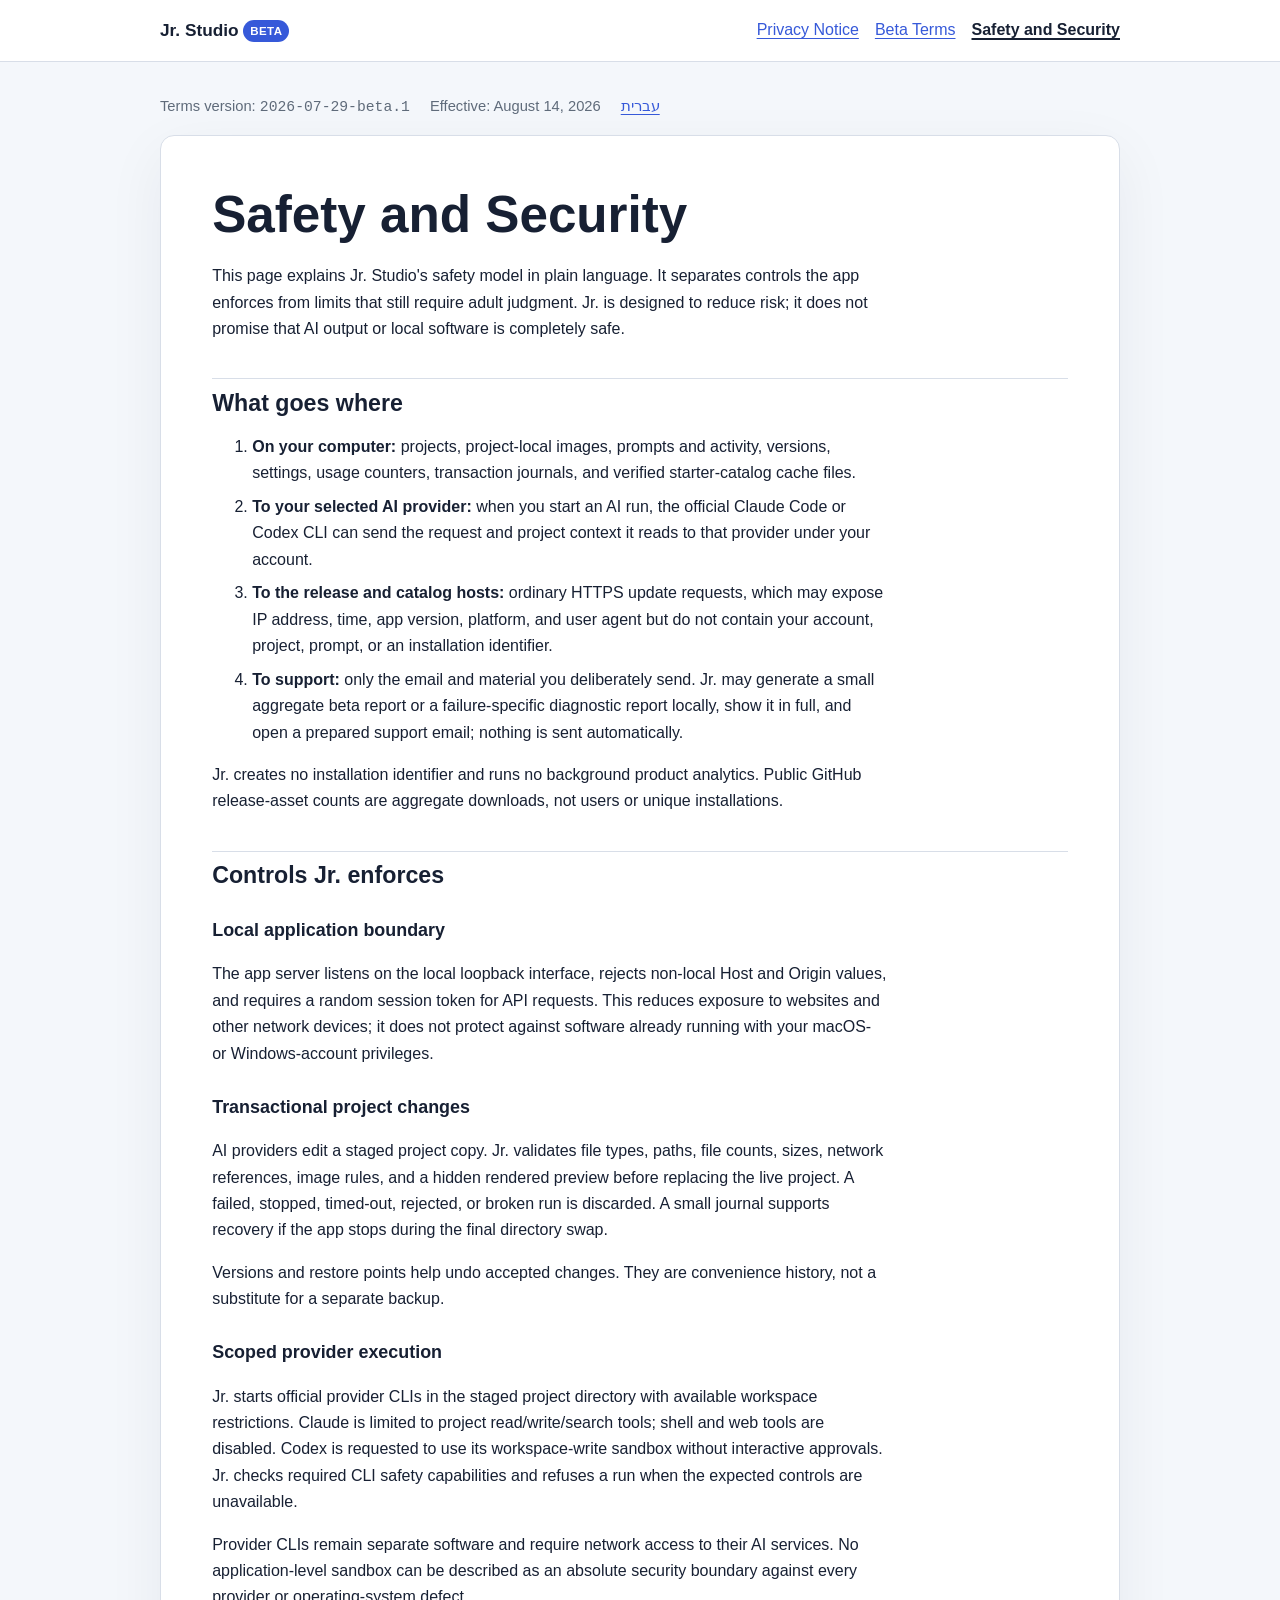
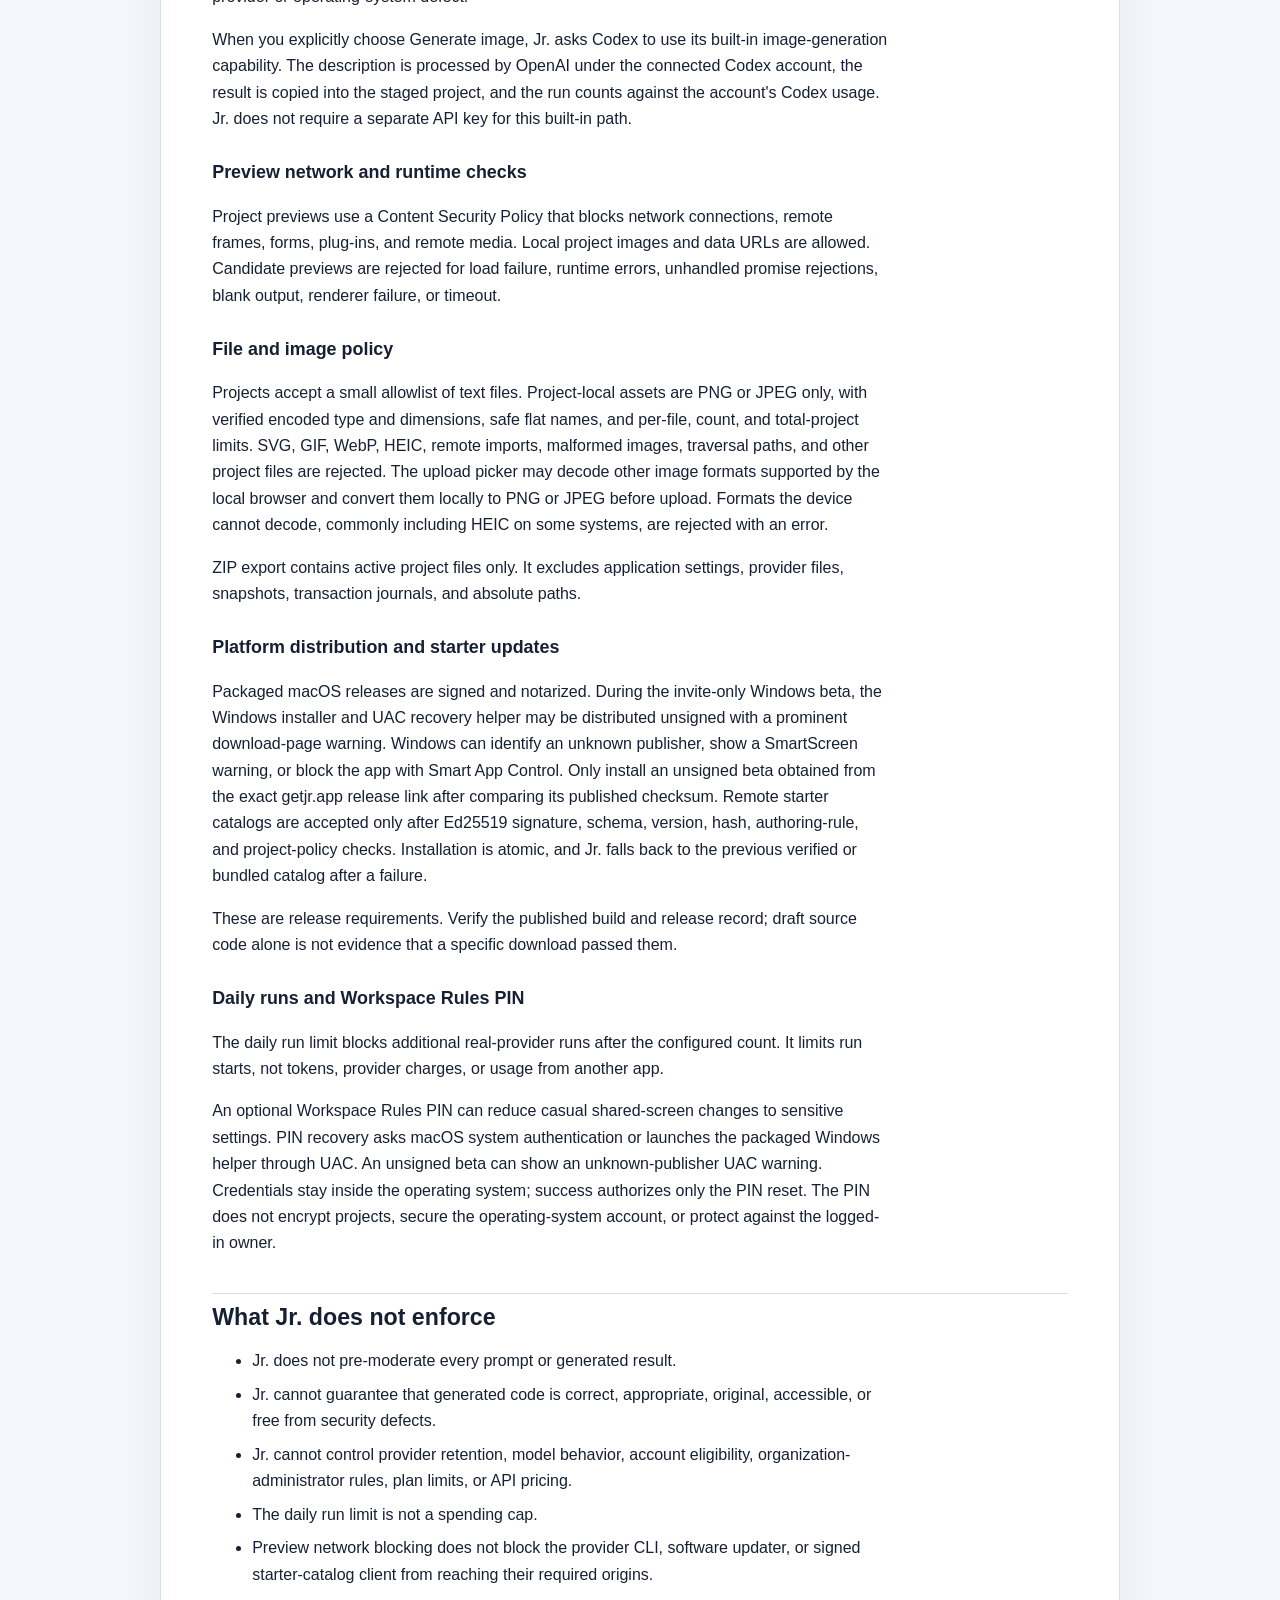
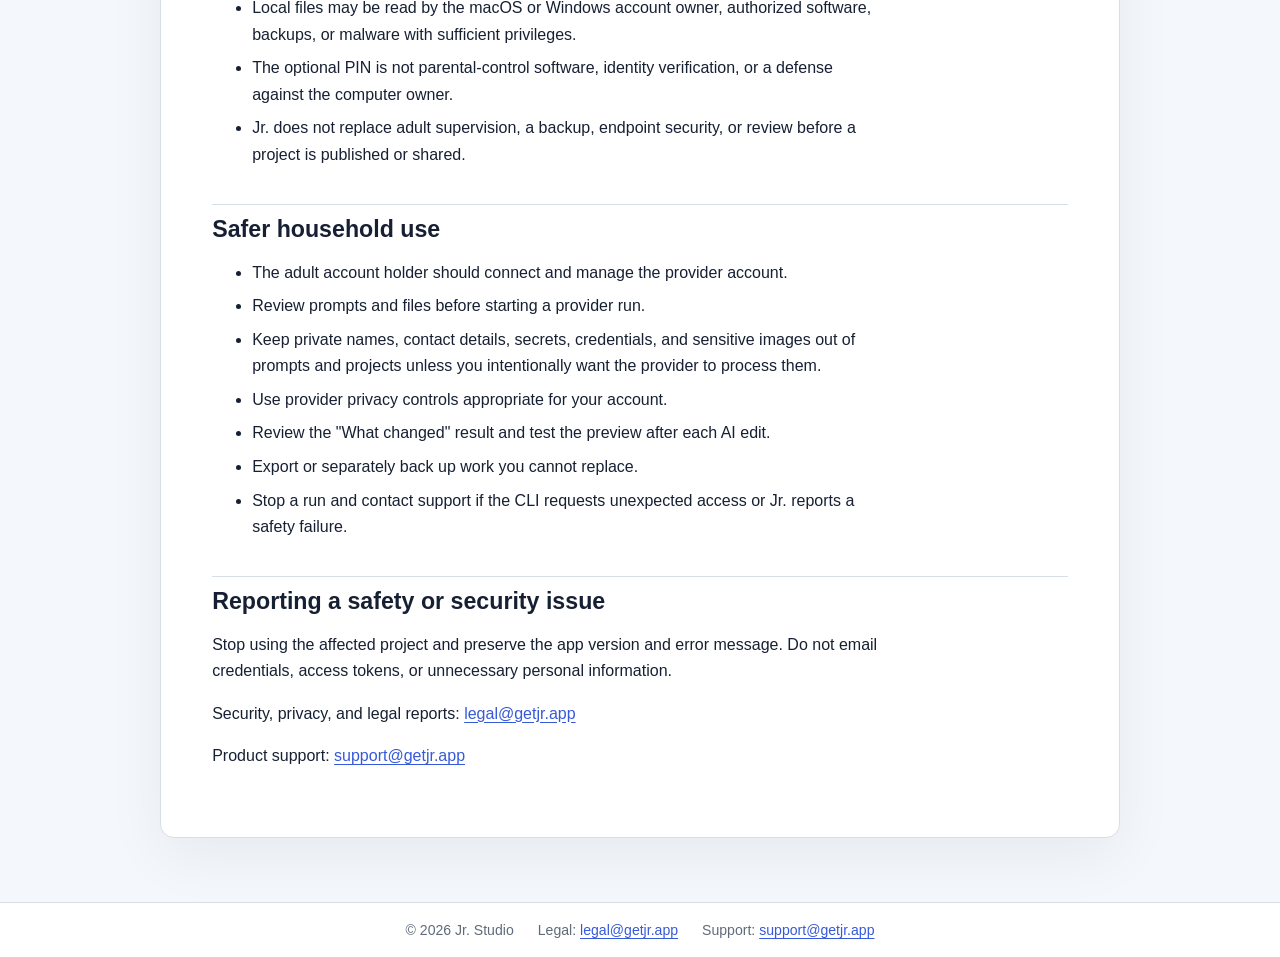
<file: legal/safety/index.html>
<!doctype html>
<html lang="en" dir="ltr">
<head>
  <meta charset="utf-8">
  <meta name="viewport" content="width=device-width, initial-scale=1">
  <meta name="robots" content="index,follow">
  <meta http-equiv="Content-Security-Policy" content="default-src 'none'; style-src 'unsafe-inline'; base-uri 'none'; form-action 'none'; frame-ancestors 'none'">
  <link rel="canonical" href="https://getjr.app/legal/safety/">
  <title>Safety and Security — Jr. Studio</title>
  <style>:root { color-scheme: light; --ink: #172033; --muted: #5f6b7a; --line: #d8dee8; --paper: #ffffff; --wash: #f4f7fb; --accent: #3659d9; --warning: #7a4b00; --warning-bg: #fff5d6; --ok: #17603a; --ok-bg: #e8f7ee; }
* { box-sizing: border-box; }
body { margin: 0; color: var(--ink); background: var(--wash); font: 16px/1.65 -apple-system, BlinkMacSystemFont, "Segoe UI", sans-serif; }
a { color: var(--accent); text-underline-offset: .18em; }
a:focus-visible { outline: 3px solid #f2a900; outline-offset: 3px; border-radius: 3px; }
.site-header, footer { display: flex; align-items: center; gap: 1rem 1.5rem; flex-wrap: wrap; padding: 1rem max(1.25rem, calc((100vw - 960px) / 2)); background: var(--paper); border-block-end: 1px solid var(--line); }
.site-header { justify-content: space-between; }
.brand { color: var(--ink); font-size: 1.08rem; font-weight: 750; text-decoration: none; }
.brand span, .eyebrow { display: inline-block; color: #fff; background: var(--accent); padding: .08rem .42rem; border-radius: 999px; font-size: .72rem; font-weight: 750; letter-spacing: .04em; text-transform: uppercase; vertical-align: .12em; }
nav { display: flex; gap: .6rem 1rem; flex-wrap: wrap; }
nav a[aria-current="page"] { color: var(--ink); font-weight: 700; text-decoration-thickness: 2px; }
.hero { padding: 4rem max(1.25rem, calc((100vw - 960px) / 2)) 2rem; background: var(--paper); }
.hero h1 { margin: .8rem 0 .35rem; font-size: clamp(2rem, 5vw, 3.5rem); line-height: 1.05; }
.lede { max-width: 54rem; margin: 0; color: var(--muted); font-size: 1.15rem; }
main { width: min(960px, calc(100% - 2.5rem)); margin-inline: auto; }
.document-shell { padding-block: 2rem 4rem; }
.document-meta { display: flex; flex-wrap: wrap; gap: .55rem 1.25rem; margin-block-end: 1rem; color: var(--muted); font-size: .92rem; }
.legal-copy { padding: clamp(1.4rem, 4vw, 3.5rem); border: 1px solid var(--line); border-radius: 14px; background: var(--paper); box-shadow: 0 18px 60px rgb(23 32 51 / .06); }
.legal-copy h1 { margin-block: 0 1.25rem; font-size: clamp(2rem, 5vw, 3.2rem); line-height: 1.1; }
.legal-copy h2 { margin-block: 2.25rem .6rem; padding-block-start: .6rem; border-block-start: 1px solid var(--line); font-size: 1.45rem; line-height: 1.25; }
.legal-copy h3 { margin-block: 1.6rem .45rem; font-size: 1.12rem; }
.legal-copy p, .legal-copy ul, .legal-copy ol { max-width: 76ch; }
.legal-copy li + li { margin-block-start: .45rem; }
.legal-copy code { padding: .1em .3em; border-radius: 4px; background: #edf1f7; font-size: .9em; }
.dependency { margin-block-start: 2.5rem; padding-block-start: 1rem; border-block-start: 2px solid var(--line); }
.dependency h2 { border: 0; margin-block-start: 0; overflow-wrap: anywhere; }
.dependency h2 small { color: var(--muted); font-size: .72em; }
pre { overflow: auto; max-height: 36rem; padding: 1rem; border: 1px solid var(--line); border-radius: 8px; background: #f8fafc; color: #253047; font: 12px/1.5 ui-monospace, SFMono-Regular, Menlo, monospace; white-space: pre-wrap; }
.card-grid { display: grid; grid-template-columns: repeat(auto-fit, minmax(220px, 1fr)); gap: 1rem; padding-block: 2rem; }
.card { display: grid; gap: .35rem; min-height: 8rem; padding: 1.25rem; border: 1px solid var(--line); border-radius: 12px; color: var(--ink); background: var(--paper); text-decoration: none; }
.card:hover { border-color: var(--accent); transform: translateY(-1px); }
.card strong { font-size: 1.15rem; }
.card span, footer { color: var(--muted); }
.language-link { margin-block: 0 3rem; }
footer { justify-content: center; border-block-start: 1px solid var(--line); border-block-end: 0; font-size: .88rem; }
[dir="rtl"] .legal-copy { text-align: start; }
@media (max-width: 620px) { .site-header { align-items: flex-start; } nav { width: 100%; } }
@media (prefers-reduced-motion: reduce) { *, *::before, *::after { scroll-behavior: auto !important; transition: none !important; } }</style>
</head>
<body>
<header class="site-header">
  <a class="brand" href="../">Jr. Studio <span>Beta</span></a>
  <nav aria-label="Legal documents">
    <a href="../privacy/">Privacy Notice</a>
    <a href="../terms/">Beta Terms</a>
    <a aria-current="page" href="./">Safety and Security</a>
  </nav>
</header>
<main class="document-shell">
  <div class="document-meta">
    <span>Terms version: <code>2026-07-29-beta.1</code></span>
    <span>Effective: <time datetime="2026-08-14">August 14, 2026</time></span>
    <a href="../he/safety/">עברית</a>
  </div>
  <article class="legal-copy"><h1 id="safety-and-security">Safety and Security</h1>
<p>This page explains Jr. Studio&#39;s safety model in plain language. It separates controls the app enforces from limits that still require adult judgment. Jr. is designed to reduce risk; it does not promise that AI output or local software is completely safe.</p>
<h2 id="what-goes-where">What goes where</h2>
<ol><li><strong>On your computer:</strong> projects, project-local images, prompts and activity, versions, settings, usage counters, transaction journals, and verified starter-catalog cache files.</li><li><strong>To your selected AI provider:</strong> when you start an AI run, the official Claude Code or Codex CLI can send the request and project context it reads to that provider under your account.</li><li><strong>To the release and catalog hosts:</strong> ordinary HTTPS update requests, which may expose IP address, time, app version, platform, and user agent but do not contain your account, project, prompt, or an installation identifier.</li><li><strong>To support:</strong> only the email and material you deliberately send. Jr. may generate a small aggregate beta report or a failure-specific diagnostic report locally, show it in full, and open a prepared support email; nothing is sent automatically.</li></ol>
<p>Jr. creates no installation identifier and runs no background product analytics. Public GitHub release-asset counts are aggregate downloads, not users or unique installations.</p>
<h2 id="controls-jr-enforces">Controls Jr. enforces</h2>
<h3 id="local-application-boundary">Local application boundary</h3>
<p>The app server listens on the local loopback interface, rejects non-local Host and Origin values, and requires a random session token for API requests. This reduces exposure to websites and other network devices; it does not protect against software already running with your macOS- or Windows-account privileges.</p>
<h3 id="transactional-project-changes">Transactional project changes</h3>
<p>AI providers edit a staged project copy. Jr. validates file types, paths, file counts, sizes, network references, image rules, and a hidden rendered preview before replacing the live project. A failed, stopped, timed-out, rejected, or broken run is discarded. A small journal supports recovery if the app stops during the final directory swap.</p>
<p>Versions and restore points help undo accepted changes. They are convenience history, not a substitute for a separate backup.</p>
<h3 id="scoped-provider-execution">Scoped provider execution</h3>
<p>Jr. starts official provider CLIs in the staged project directory with available workspace restrictions. Claude is limited to project read/write/search tools; shell and web tools are disabled. Codex is requested to use its workspace-write sandbox without interactive approvals. Jr. checks required CLI safety capabilities and refuses a run when the expected controls are unavailable.</p>
<p>Provider CLIs remain separate software and require network access to their AI services. No application-level sandbox can be described as an absolute security boundary against every provider or operating-system defect.</p>
<p>When you explicitly choose Generate image, Jr. asks Codex to use its built-in image-generation capability. The description is processed by OpenAI under the connected Codex account, the result is copied into the staged project, and the run counts against the account&#39;s Codex usage. Jr. does not require a separate API key for this built-in path.</p>
<h3 id="preview-network-and-runtime-checks">Preview network and runtime checks</h3>
<p>Project previews use a Content Security Policy that blocks network connections, remote frames, forms, plug-ins, and remote media. Local project images and data URLs are allowed. Candidate previews are rejected for load failure, runtime errors, unhandled promise rejections, blank output, renderer failure, or timeout.</p>
<h3 id="file-and-image-policy">File and image policy</h3>
<p>Projects accept a small allowlist of text files. Project-local assets are PNG or JPEG only, with verified encoded type and dimensions, safe flat names, and per-file, count, and total-project limits. SVG, GIF, WebP, HEIC, remote imports, malformed images, traversal paths, and other project files are rejected. The upload picker may decode other image formats supported by the local browser and convert them locally to PNG or JPEG before upload. Formats the device cannot decode, commonly including HEIC on some systems, are rejected with an error.</p>
<p>ZIP export contains active project files only. It excludes application settings, provider files, snapshots, transaction journals, and absolute paths.</p>
<h3 id="platform-distribution-and-starter-updates">Platform distribution and starter updates</h3>
<p>Packaged macOS releases are signed and notarized. During the invite-only Windows beta, the Windows installer and UAC recovery helper may be distributed unsigned with a prominent download-page warning. Windows can identify an unknown publisher, show a SmartScreen warning, or block the app with Smart App Control. Only install an unsigned beta obtained from the exact getjr.app release link after comparing its published checksum. Remote starter catalogs are accepted only after Ed25519 signature, schema, version, hash, authoring-rule, and project-policy checks. Installation is atomic, and Jr. falls back to the previous verified or bundled catalog after a failure.</p>
<p>These are release requirements. Verify the published build and release record; draft source code alone is not evidence that a specific download passed them.</p>
<h3 id="daily-runs-and-workspace-rules-pin">Daily runs and Workspace Rules PIN</h3>
<p>The daily run limit blocks additional real-provider runs after the configured count. It limits run starts, not tokens, provider charges, or usage from another app.</p>
<p>An optional Workspace Rules PIN can reduce casual shared-screen changes to sensitive settings. PIN recovery asks macOS system authentication or launches the packaged Windows helper through UAC. An unsigned beta can show an unknown-publisher UAC warning. Credentials stay inside the operating system; success authorizes only the PIN reset. The PIN does not encrypt projects, secure the operating-system account, or protect against the logged-in owner.</p>
<h2 id="what-jr-does-not-enforce">What Jr. does not enforce</h2>
<ul><li>Jr. does not pre-moderate every prompt or generated result.</li><li>Jr. cannot guarantee that generated code is correct, appropriate, original, accessible, or free from security defects.</li><li>Jr. cannot control provider retention, model behavior, account eligibility, organization-administrator rules, plan limits, or API pricing.</li><li>The daily run limit is not a spending cap.</li><li>Preview network blocking does not block the provider CLI, software updater, or signed starter-catalog client from reaching their required origins.</li><li>Local files may be read by the macOS or Windows account owner, authorized software, backups, or malware with sufficient privileges.</li><li>The optional PIN is not parental-control software, identity verification, or a defense against the computer owner.</li><li>Jr. does not replace adult supervision, a backup, endpoint security, or review before a project is published or shared.</li></ul>
<h2 id="safer-household-use">Safer household use</h2>
<ul><li>The adult account holder should connect and manage the provider account.</li><li>Review prompts and files before starting a provider run.</li><li>Keep private names, contact details, secrets, credentials, and sensitive images out of prompts and projects unless you intentionally want the provider to process them.</li><li>Use provider privacy controls appropriate for your account.</li><li>Review the &quot;What changed&quot; result and test the preview after each AI edit.</li><li>Export or separately back up work you cannot replace.</li><li>Stop a run and contact support if the CLI requests unexpected access or Jr. reports a safety failure.</li></ul>
<h2 id="reporting-a-safety-or-security-issue">Reporting a safety or security issue</h2>
<p>Stop using the affected project and preserve the app version and error message. Do not email credentials, access tokens, or unnecessary personal information.</p>
<p>Security, privacy, and legal reports: <a href="mailto:legal@getjr.app">legal@getjr.app</a></p>
<p>Product support: <a href="mailto:support@getjr.app">support@getjr.app</a></p></article>
</main>
<footer>
  <span>© 2026 Jr. Studio</span>
  <span>Legal: <a href="mailto:legal@getjr.app">legal@getjr.app</a></span>
  <span>Support: <a href="mailto:support@getjr.app">support@getjr.app</a></span>
</footer>
</body>
</html>
</file>
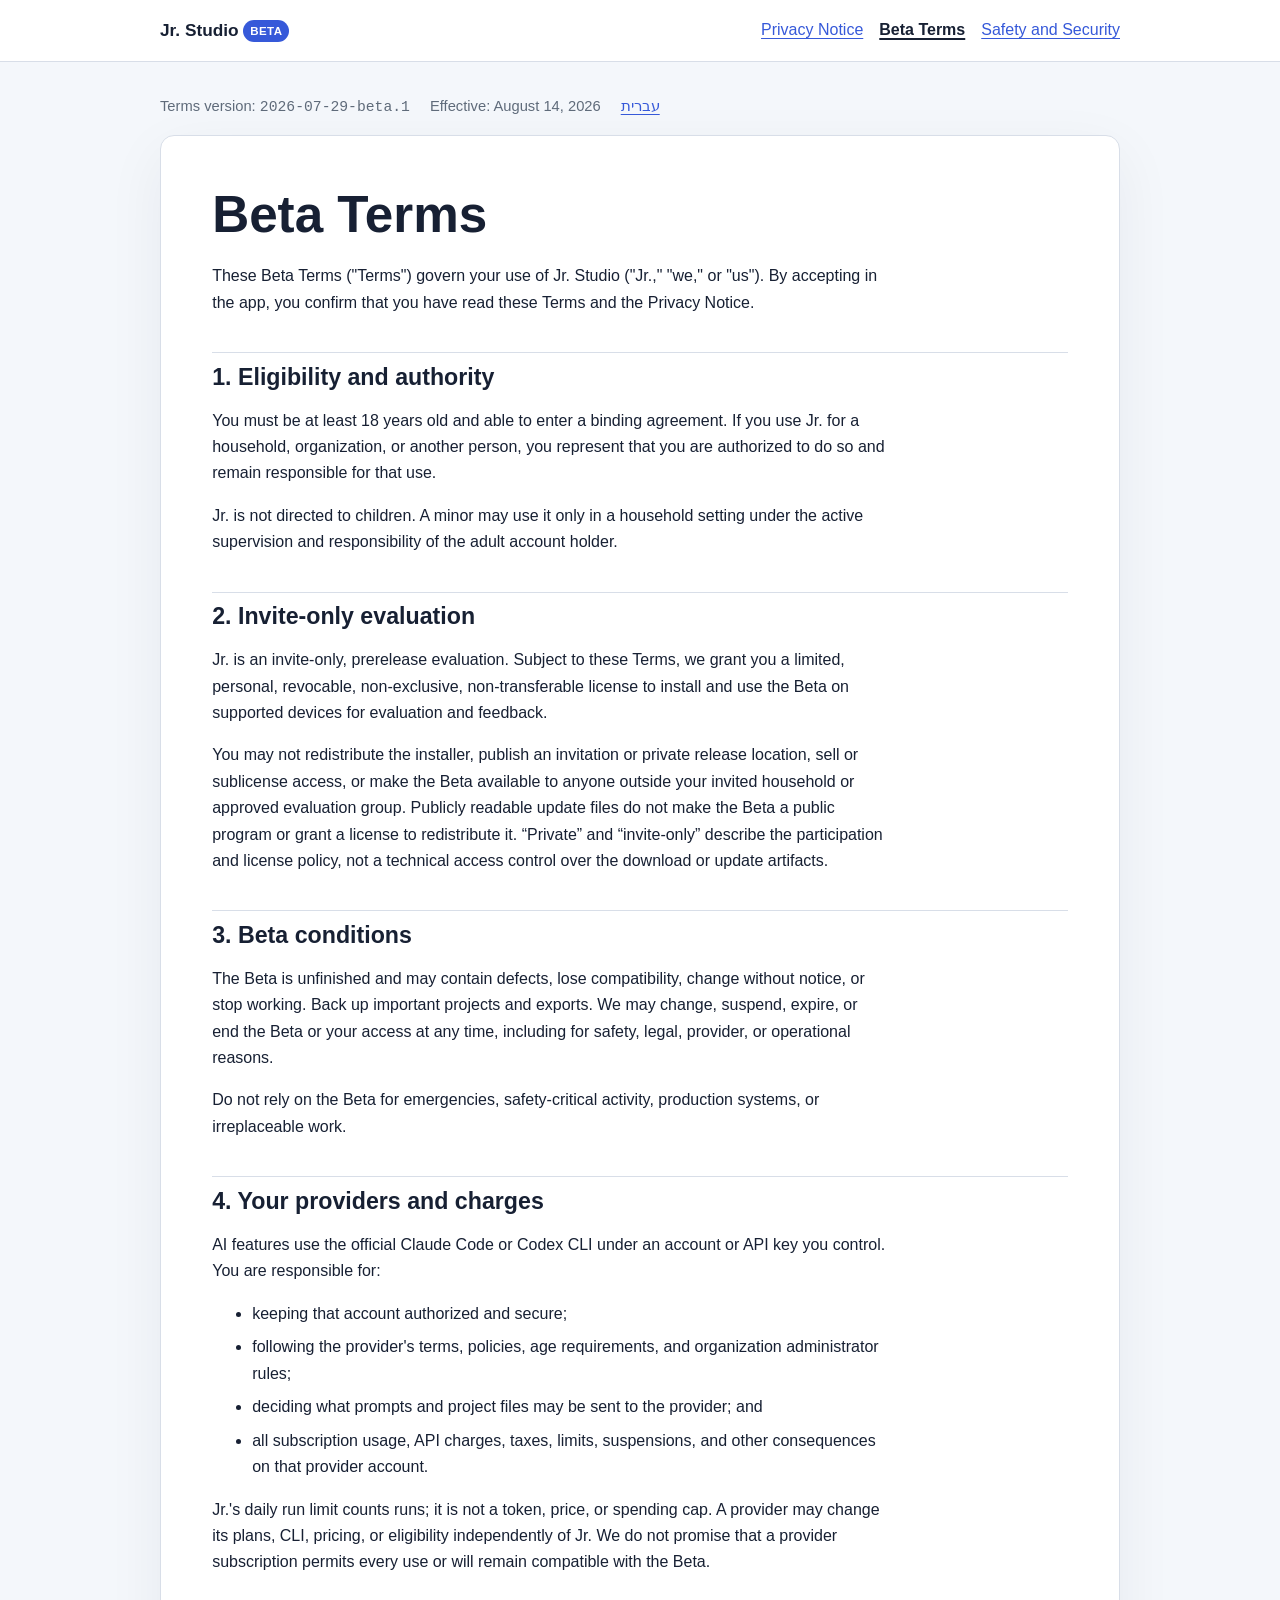
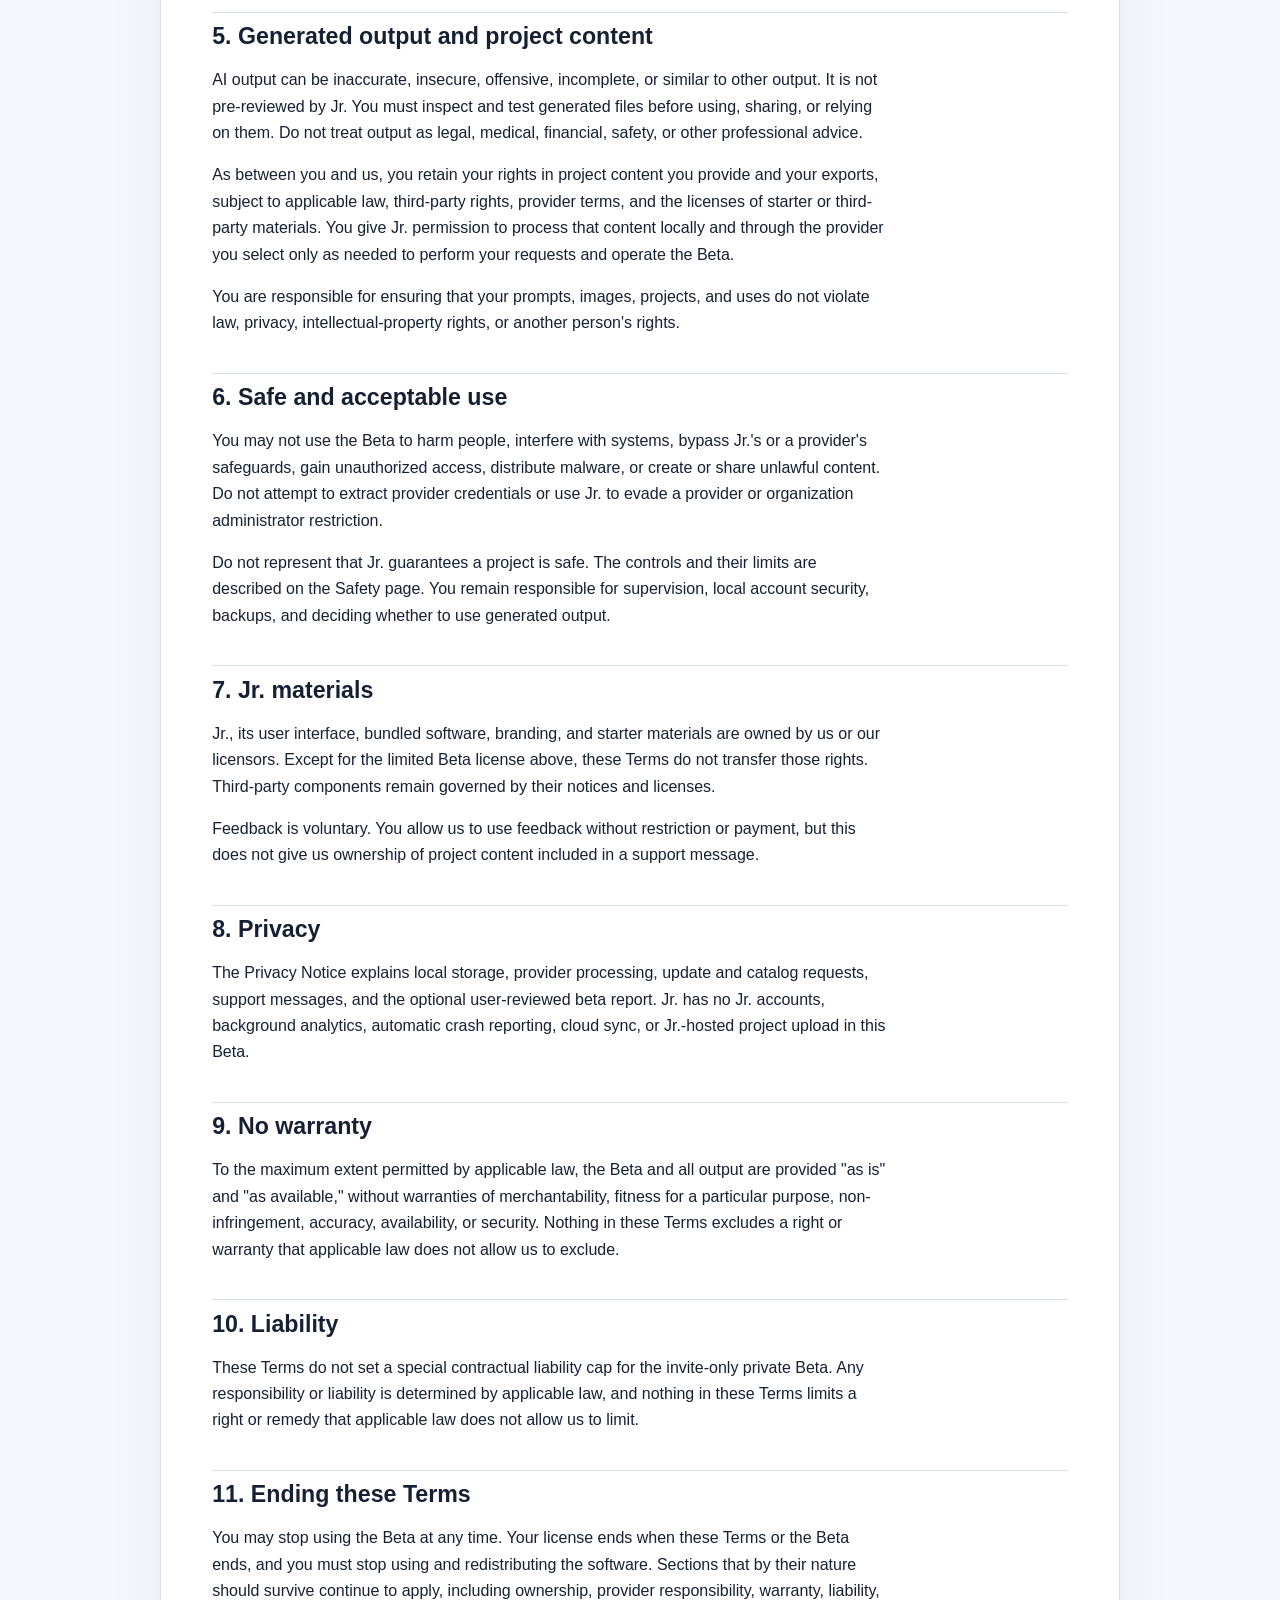
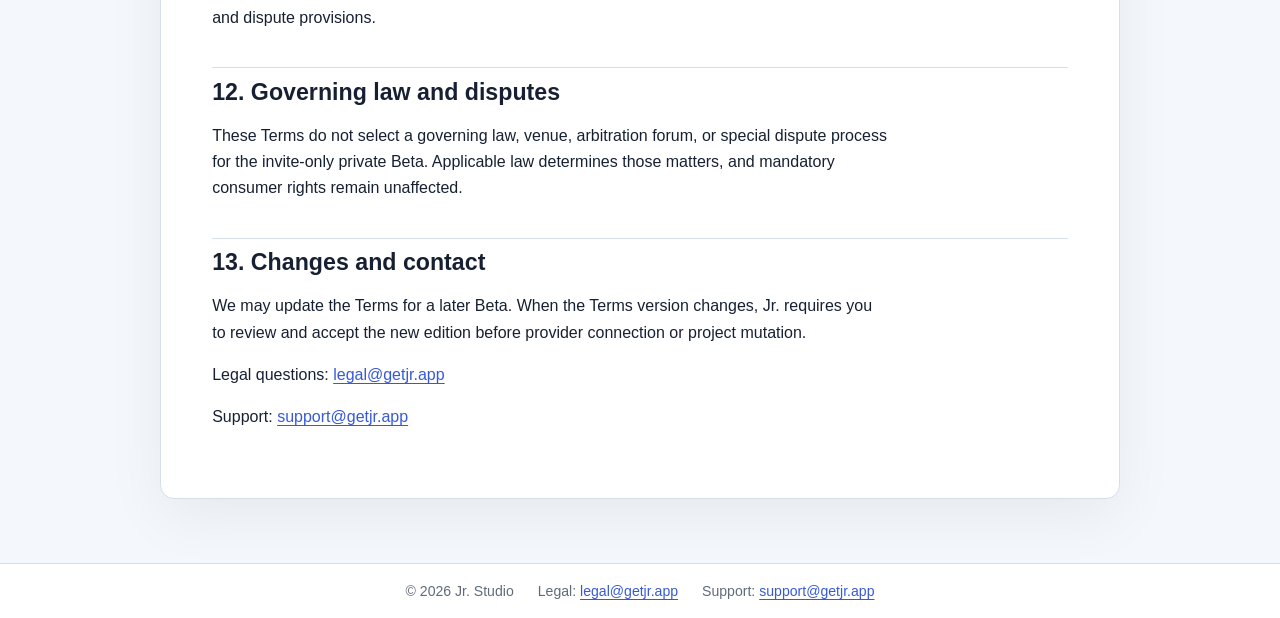
<file: legal/terms/index.html>
<!doctype html>
<html lang="en" dir="ltr">
<head>
  <meta charset="utf-8">
  <meta name="viewport" content="width=device-width, initial-scale=1">
  <meta name="robots" content="index,follow">
  <meta http-equiv="Content-Security-Policy" content="default-src 'none'; style-src 'unsafe-inline'; base-uri 'none'; form-action 'none'; frame-ancestors 'none'">
  <link rel="canonical" href="https://getjr.app/legal/terms/">
  <title>Beta Terms — Jr. Studio</title>
  <style>:root { color-scheme: light; --ink: #172033; --muted: #5f6b7a; --line: #d8dee8; --paper: #ffffff; --wash: #f4f7fb; --accent: #3659d9; --warning: #7a4b00; --warning-bg: #fff5d6; --ok: #17603a; --ok-bg: #e8f7ee; }
* { box-sizing: border-box; }
body { margin: 0; color: var(--ink); background: var(--wash); font: 16px/1.65 -apple-system, BlinkMacSystemFont, "Segoe UI", sans-serif; }
a { color: var(--accent); text-underline-offset: .18em; }
a:focus-visible { outline: 3px solid #f2a900; outline-offset: 3px; border-radius: 3px; }
.site-header, footer { display: flex; align-items: center; gap: 1rem 1.5rem; flex-wrap: wrap; padding: 1rem max(1.25rem, calc((100vw - 960px) / 2)); background: var(--paper); border-block-end: 1px solid var(--line); }
.site-header { justify-content: space-between; }
.brand { color: var(--ink); font-size: 1.08rem; font-weight: 750; text-decoration: none; }
.brand span, .eyebrow { display: inline-block; color: #fff; background: var(--accent); padding: .08rem .42rem; border-radius: 999px; font-size: .72rem; font-weight: 750; letter-spacing: .04em; text-transform: uppercase; vertical-align: .12em; }
nav { display: flex; gap: .6rem 1rem; flex-wrap: wrap; }
nav a[aria-current="page"] { color: var(--ink); font-weight: 700; text-decoration-thickness: 2px; }
.hero { padding: 4rem max(1.25rem, calc((100vw - 960px) / 2)) 2rem; background: var(--paper); }
.hero h1 { margin: .8rem 0 .35rem; font-size: clamp(2rem, 5vw, 3.5rem); line-height: 1.05; }
.lede { max-width: 54rem; margin: 0; color: var(--muted); font-size: 1.15rem; }
main { width: min(960px, calc(100% - 2.5rem)); margin-inline: auto; }
.document-shell { padding-block: 2rem 4rem; }
.document-meta { display: flex; flex-wrap: wrap; gap: .55rem 1.25rem; margin-block-end: 1rem; color: var(--muted); font-size: .92rem; }
.legal-copy { padding: clamp(1.4rem, 4vw, 3.5rem); border: 1px solid var(--line); border-radius: 14px; background: var(--paper); box-shadow: 0 18px 60px rgb(23 32 51 / .06); }
.legal-copy h1 { margin-block: 0 1.25rem; font-size: clamp(2rem, 5vw, 3.2rem); line-height: 1.1; }
.legal-copy h2 { margin-block: 2.25rem .6rem; padding-block-start: .6rem; border-block-start: 1px solid var(--line); font-size: 1.45rem; line-height: 1.25; }
.legal-copy h3 { margin-block: 1.6rem .45rem; font-size: 1.12rem; }
.legal-copy p, .legal-copy ul, .legal-copy ol { max-width: 76ch; }
.legal-copy li + li { margin-block-start: .45rem; }
.legal-copy code { padding: .1em .3em; border-radius: 4px; background: #edf1f7; font-size: .9em; }
.dependency { margin-block-start: 2.5rem; padding-block-start: 1rem; border-block-start: 2px solid var(--line); }
.dependency h2 { border: 0; margin-block-start: 0; overflow-wrap: anywhere; }
.dependency h2 small { color: var(--muted); font-size: .72em; }
pre { overflow: auto; max-height: 36rem; padding: 1rem; border: 1px solid var(--line); border-radius: 8px; background: #f8fafc; color: #253047; font: 12px/1.5 ui-monospace, SFMono-Regular, Menlo, monospace; white-space: pre-wrap; }
.card-grid { display: grid; grid-template-columns: repeat(auto-fit, minmax(220px, 1fr)); gap: 1rem; padding-block: 2rem; }
.card { display: grid; gap: .35rem; min-height: 8rem; padding: 1.25rem; border: 1px solid var(--line); border-radius: 12px; color: var(--ink); background: var(--paper); text-decoration: none; }
.card:hover { border-color: var(--accent); transform: translateY(-1px); }
.card strong { font-size: 1.15rem; }
.card span, footer { color: var(--muted); }
.language-link { margin-block: 0 3rem; }
footer { justify-content: center; border-block-start: 1px solid var(--line); border-block-end: 0; font-size: .88rem; }
[dir="rtl"] .legal-copy { text-align: start; }
@media (max-width: 620px) { .site-header { align-items: flex-start; } nav { width: 100%; } }
@media (prefers-reduced-motion: reduce) { *, *::before, *::after { scroll-behavior: auto !important; transition: none !important; } }</style>
</head>
<body>
<header class="site-header">
  <a class="brand" href="../">Jr. Studio <span>Beta</span></a>
  <nav aria-label="Legal documents">
    <a href="../privacy/">Privacy Notice</a>
    <a aria-current="page" href="./">Beta Terms</a>
    <a href="../safety/">Safety and Security</a>
  </nav>
</header>
<main class="document-shell">
  <div class="document-meta">
    <span>Terms version: <code>2026-07-29-beta.1</code></span>
    <span>Effective: <time datetime="2026-08-14">August 14, 2026</time></span>
    <a href="../he/terms/">עברית</a>
  </div>
  <article class="legal-copy"><h1 id="beta-terms">Beta Terms</h1>
<p>These Beta Terms (&quot;Terms&quot;) govern your use of Jr. Studio (&quot;Jr.,&quot; &quot;we,&quot; or &quot;us&quot;). By accepting in the app, you confirm that you have read these Terms and the Privacy Notice.</p>
<h2 id="1-eligibility-and-authority">1. Eligibility and authority</h2>
<p>You must be at least 18 years old and able to enter a binding agreement. If you use Jr. for a household, organization, or another person, you represent that you are authorized to do so and remain responsible for that use.</p>
<p>Jr. is not directed to children. A minor may use it only in a household setting under the active supervision and responsibility of the adult account holder.</p>
<h2 id="2-invite-only-evaluation">2. Invite-only evaluation</h2>
<p>Jr. is an invite-only, prerelease evaluation. Subject to these Terms, we grant you a limited, personal, revocable, non-exclusive, non-transferable license to install and use the Beta on supported devices for evaluation and feedback.</p>
<p>You may not redistribute the installer, publish an invitation or private release location, sell or sublicense access, or make the Beta available to anyone outside your invited household or approved evaluation group. Publicly readable update files do not make the Beta a public program or grant a license to redistribute it. “Private” and “invite-only” describe the participation and license policy, not a technical access control over the download or update artifacts.</p>
<h2 id="3-beta-conditions">3. Beta conditions</h2>
<p>The Beta is unfinished and may contain defects, lose compatibility, change without notice, or stop working. Back up important projects and exports. We may change, suspend, expire, or end the Beta or your access at any time, including for safety, legal, provider, or operational reasons.</p>
<p>Do not rely on the Beta for emergencies, safety-critical activity, production systems, or irreplaceable work.</p>
<h2 id="4-your-providers-and-charges">4. Your providers and charges</h2>
<p>AI features use the official Claude Code or Codex CLI under an account or API key you control. You are responsible for:</p>
<ul><li>keeping that account authorized and secure;</li><li>following the provider&#39;s terms, policies, age requirements, and organization administrator rules;</li><li>deciding what prompts and project files may be sent to the provider; and</li><li>all subscription usage, API charges, taxes, limits, suspensions, and other consequences on that provider account.</li></ul>
<p>Jr.&#39;s daily run limit counts runs; it is not a token, price, or spending cap. A provider may change its plans, CLI, pricing, or eligibility independently of Jr. We do not promise that a provider subscription permits every use or will remain compatible with the Beta.</p>
<h2 id="5-generated-output-and-project-content">5. Generated output and project content</h2>
<p>AI output can be inaccurate, insecure, offensive, incomplete, or similar to other output. It is not pre-reviewed by Jr. You must inspect and test generated files before using, sharing, or relying on them. Do not treat output as legal, medical, financial, safety, or other professional advice.</p>
<p>As between you and us, you retain your rights in project content you provide and your exports, subject to applicable law, third-party rights, provider terms, and the licenses of starter or third-party materials. You give Jr. permission to process that content locally and through the provider you select only as needed to perform your requests and operate the Beta.</p>
<p>You are responsible for ensuring that your prompts, images, projects, and uses do not violate law, privacy, intellectual-property rights, or another person&#39;s rights.</p>
<h2 id="6-safe-and-acceptable-use">6. Safe and acceptable use</h2>
<p>You may not use the Beta to harm people, interfere with systems, bypass Jr.&#39;s or a provider&#39;s safeguards, gain unauthorized access, distribute malware, or create or share unlawful content. Do not attempt to extract provider credentials or use Jr. to evade a provider or organization administrator restriction.</p>
<p>Do not represent that Jr. guarantees a project is safe. The controls and their limits are described on the Safety page. You remain responsible for supervision, local account security, backups, and deciding whether to use generated output.</p>
<h2 id="7-jr-materials">7. Jr. materials</h2>
<p>Jr., its user interface, bundled software, branding, and starter materials are owned by us or our licensors. Except for the limited Beta license above, these Terms do not transfer those rights. Third-party components remain governed by their notices and licenses.</p>
<p>Feedback is voluntary. You allow us to use feedback without restriction or payment, but this does not give us ownership of project content included in a support message.</p>
<h2 id="8-privacy">8. Privacy</h2>
<p>The Privacy Notice explains local storage, provider processing, update and catalog requests, support messages, and the optional user-reviewed beta report. Jr. has no Jr. accounts, background analytics, automatic crash reporting, cloud sync, or Jr.-hosted project upload in this Beta.</p>
<h2 id="9-no-warranty">9. No warranty</h2>
<p>To the maximum extent permitted by applicable law, the Beta and all output are provided &quot;as is&quot; and &quot;as available,&quot; without warranties of merchantability, fitness for a particular purpose, non-infringement, accuracy, availability, or security. Nothing in these Terms excludes a right or warranty that applicable law does not allow us to exclude.</p>
<h2 id="10-liability">10. Liability</h2>
<p>These Terms do not set a special contractual liability cap for the invite-only private Beta. Any responsibility or liability is determined by applicable law, and nothing in these Terms limits a right or remedy that applicable law does not allow us to limit.</p>
<h2 id="11-ending-these-terms">11. Ending these Terms</h2>
<p>You may stop using the Beta at any time. Your license ends when these Terms or the Beta ends, and you must stop using and redistributing the software. Sections that by their nature should survive continue to apply, including ownership, provider responsibility, warranty, liability, and dispute provisions.</p>
<h2 id="12-governing-law-and-disputes">12. Governing law and disputes</h2>
<p>These Terms do not select a governing law, venue, arbitration forum, or special dispute process for the invite-only private Beta. Applicable law determines those matters, and mandatory consumer rights remain unaffected.</p>
<h2 id="13-changes-and-contact">13. Changes and contact</h2>
<p>We may update the Terms for a later Beta. When the Terms version changes, Jr. requires you to review and accept the new edition before provider connection or project mutation.</p>
<p>Legal questions: <a href="mailto:legal@getjr.app">legal@getjr.app</a></p>
<p>Support: <a href="mailto:support@getjr.app">support@getjr.app</a></p></article>
</main>
<footer>
  <span>© 2026 Jr. Studio</span>
  <span>Legal: <a href="mailto:legal@getjr.app">legal@getjr.app</a></span>
  <span>Support: <a href="mailto:support@getjr.app">support@getjr.app</a></span>
</footer>
</body>
</html>
</file>
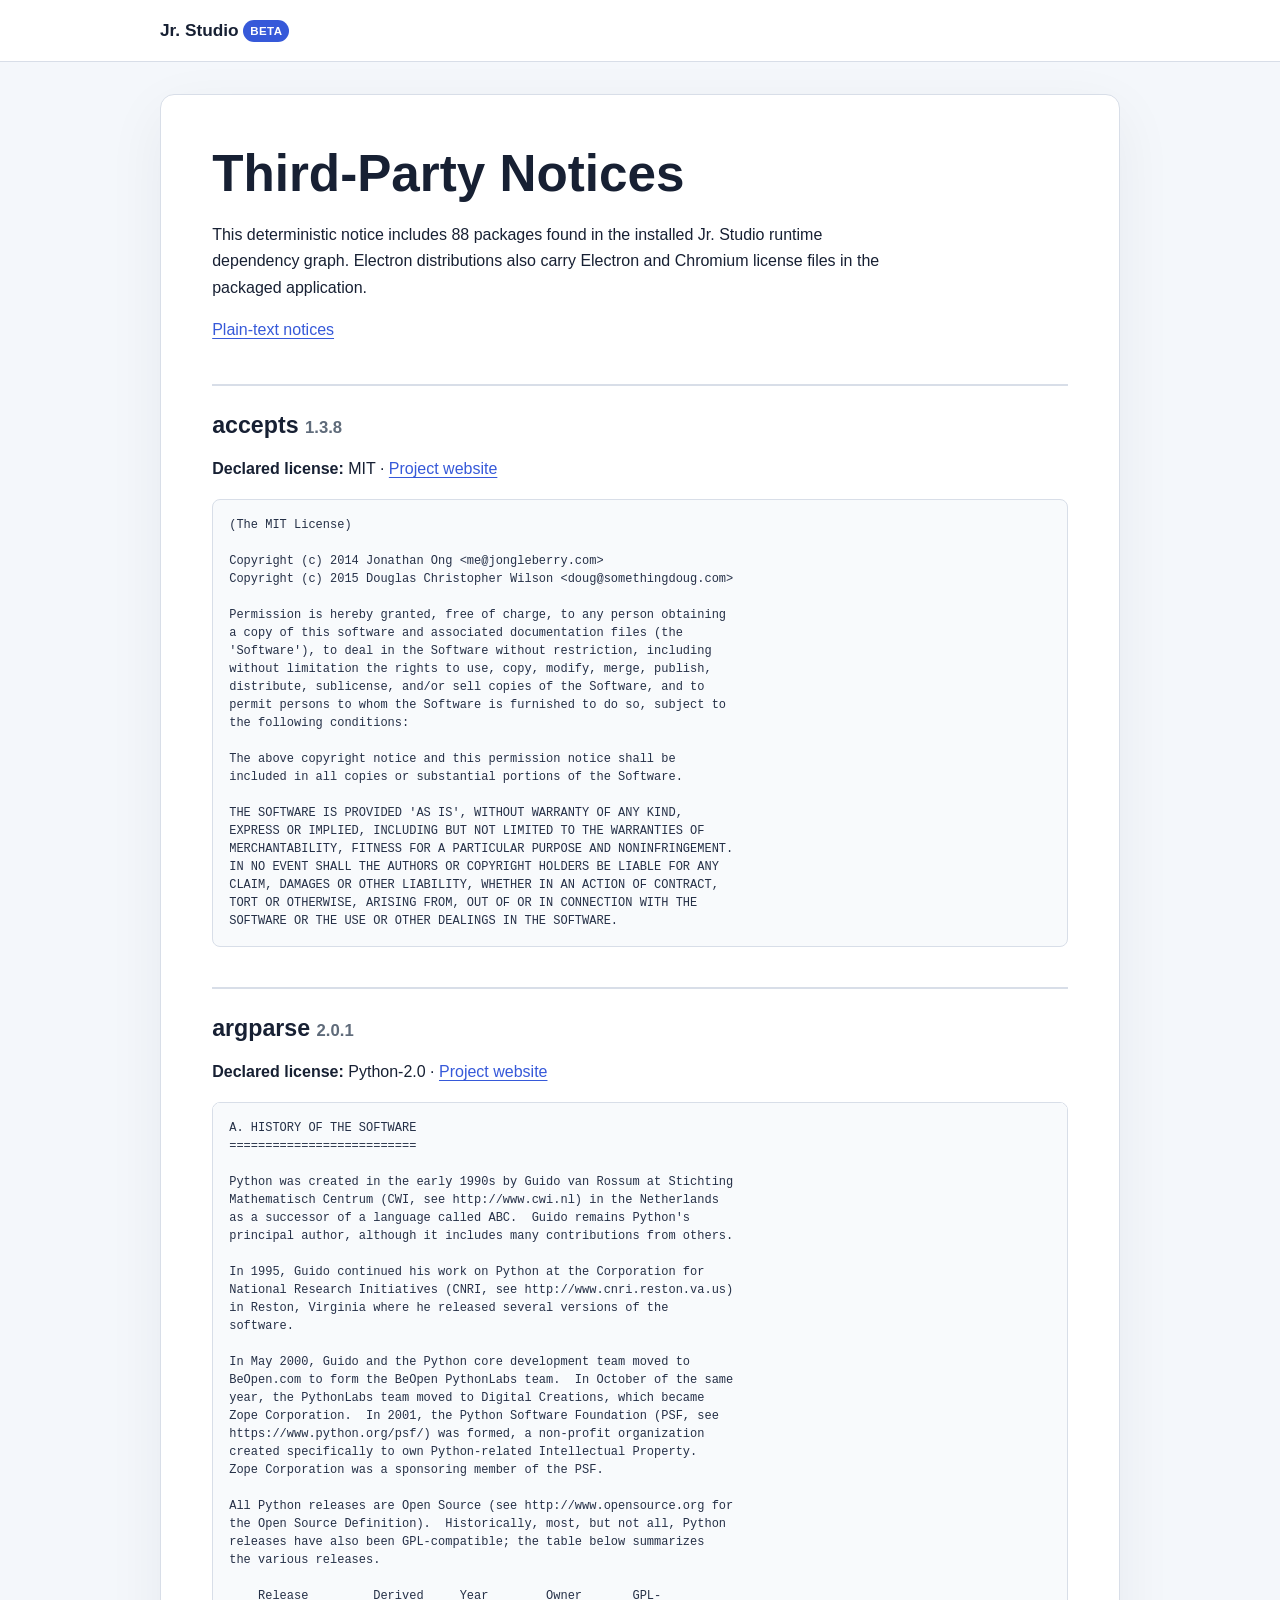
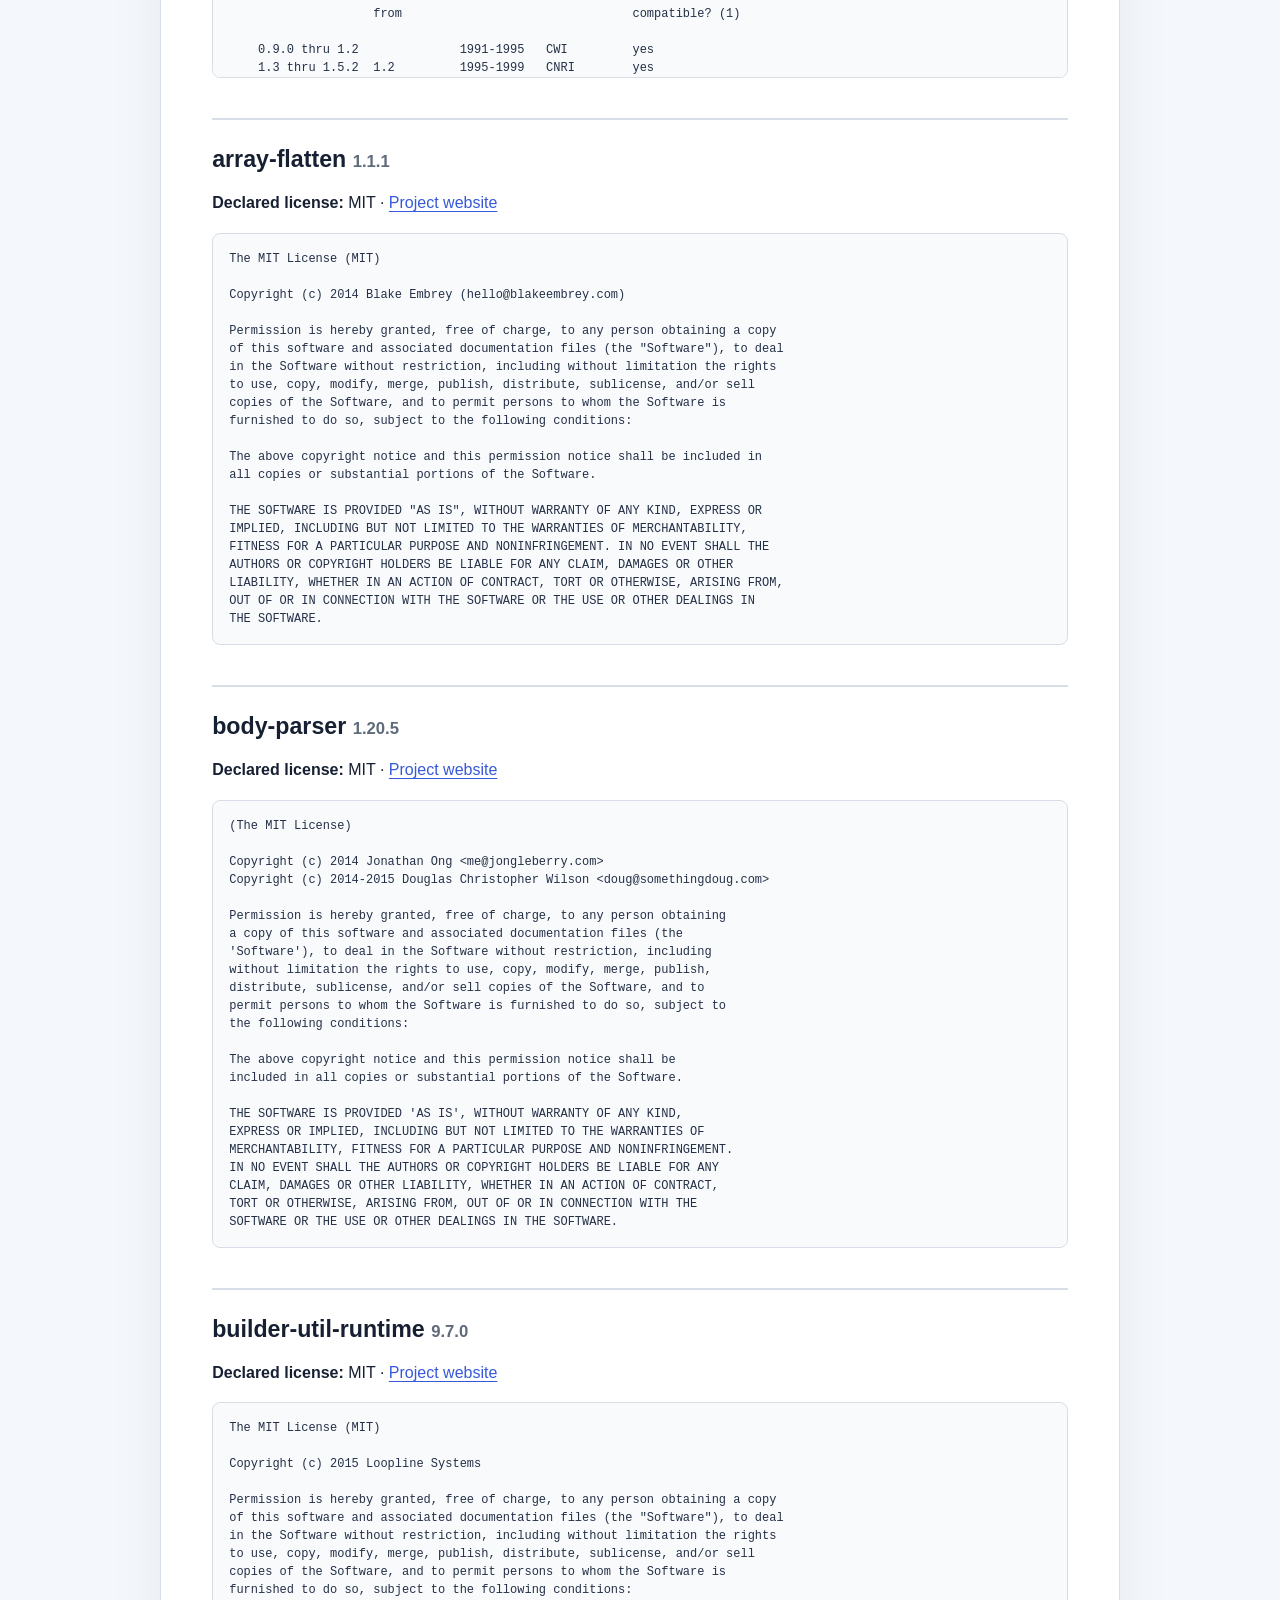
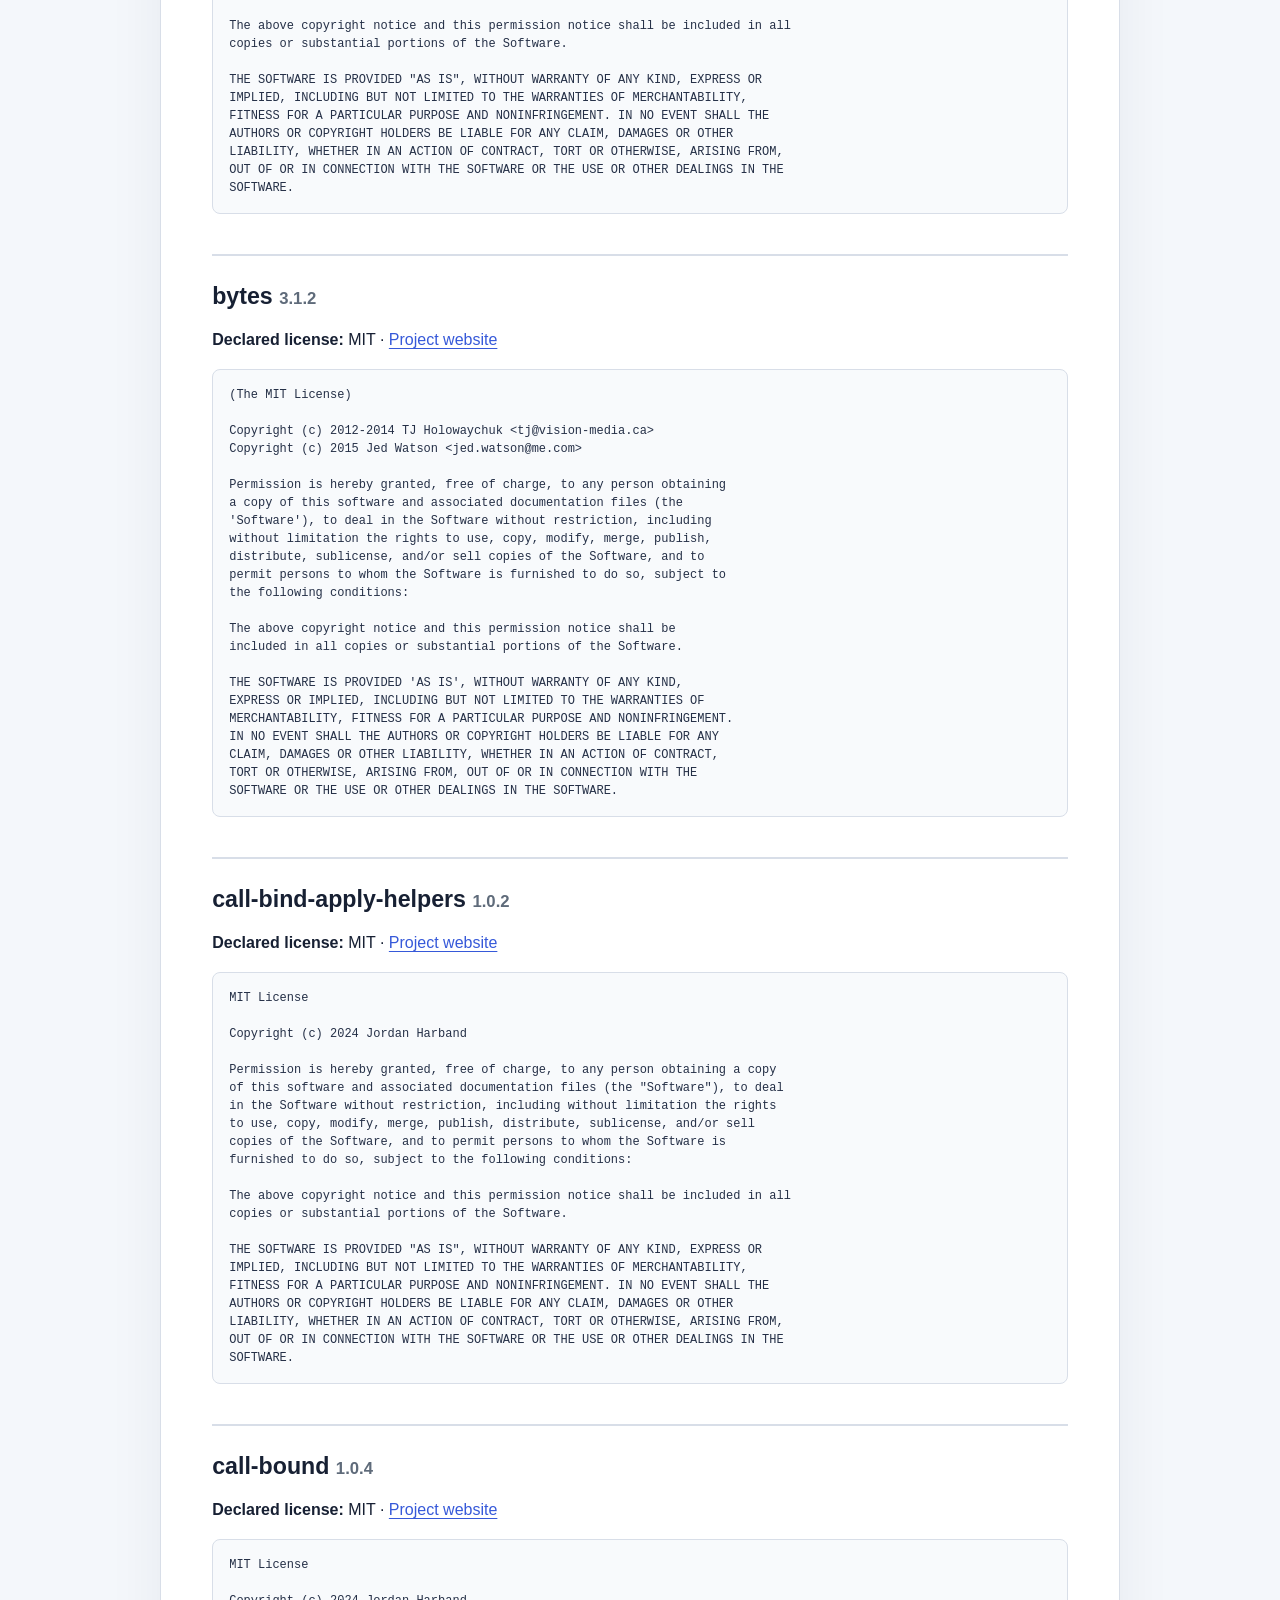
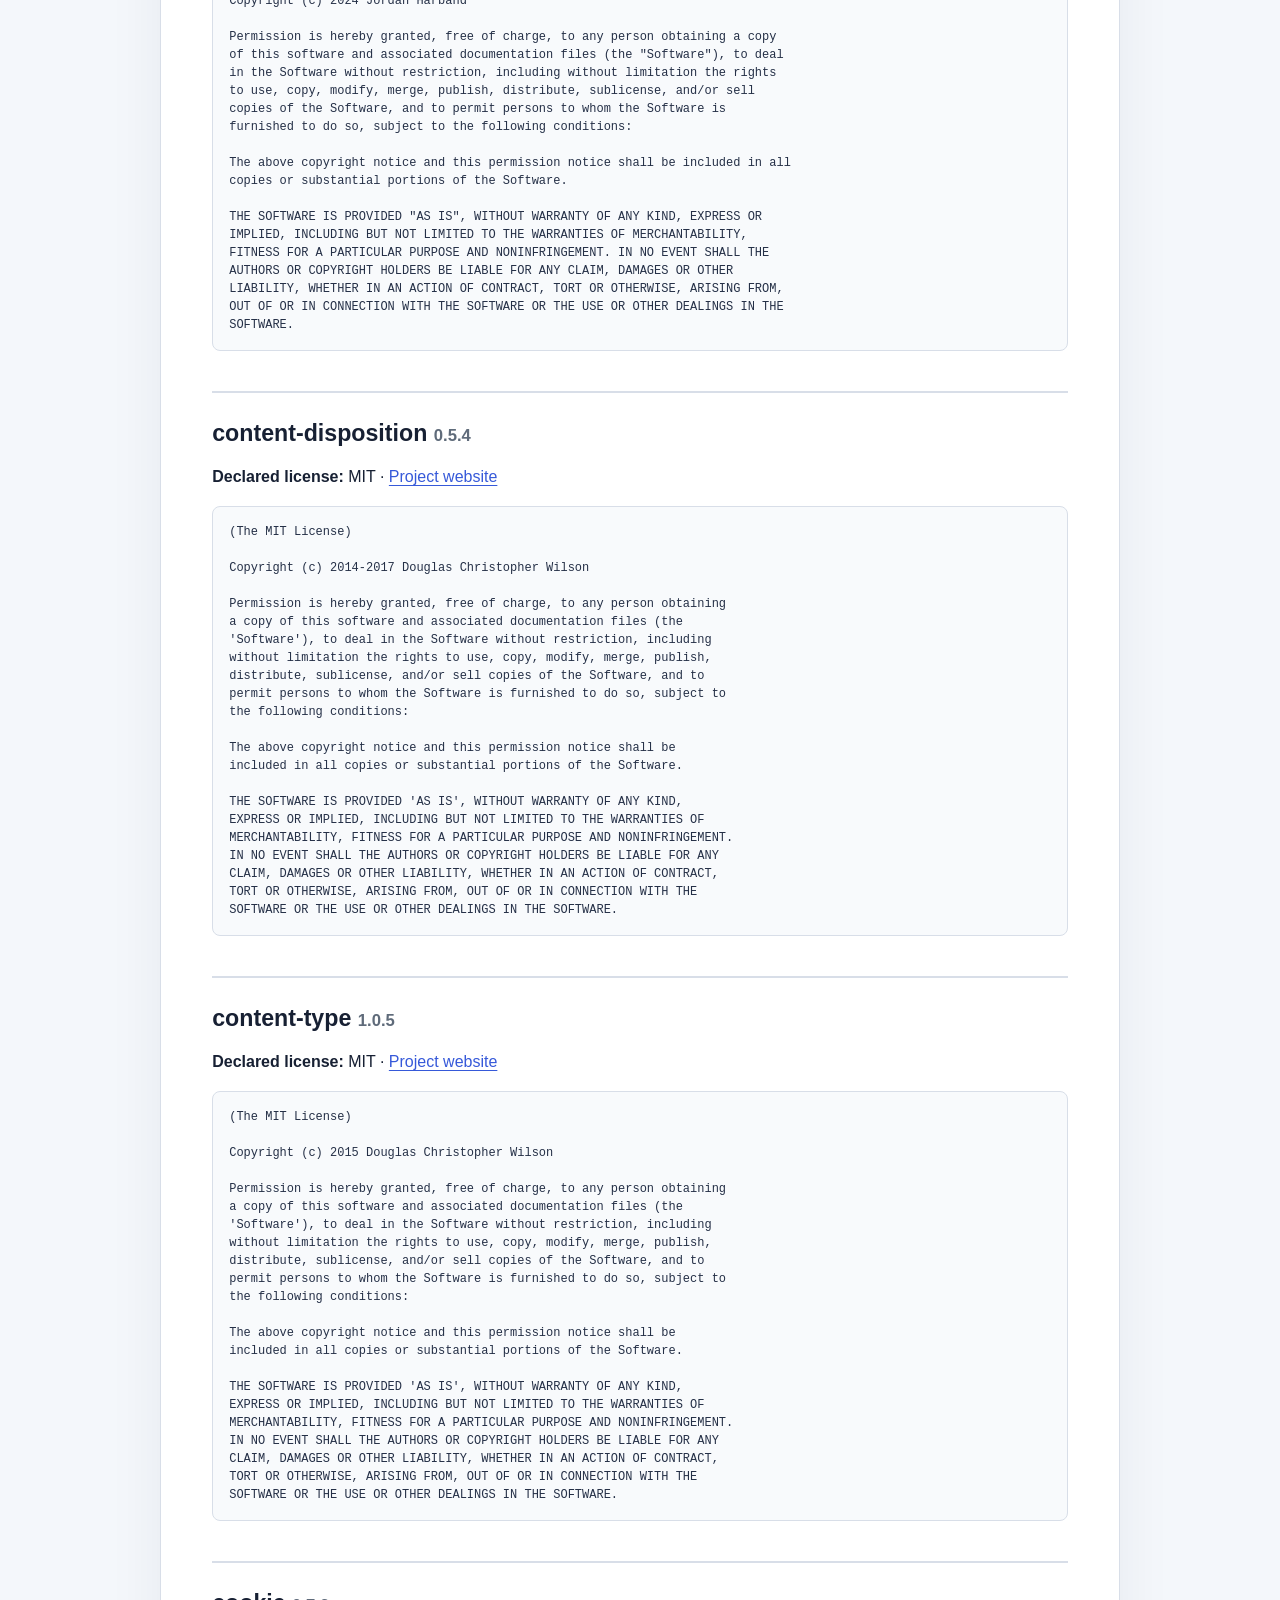
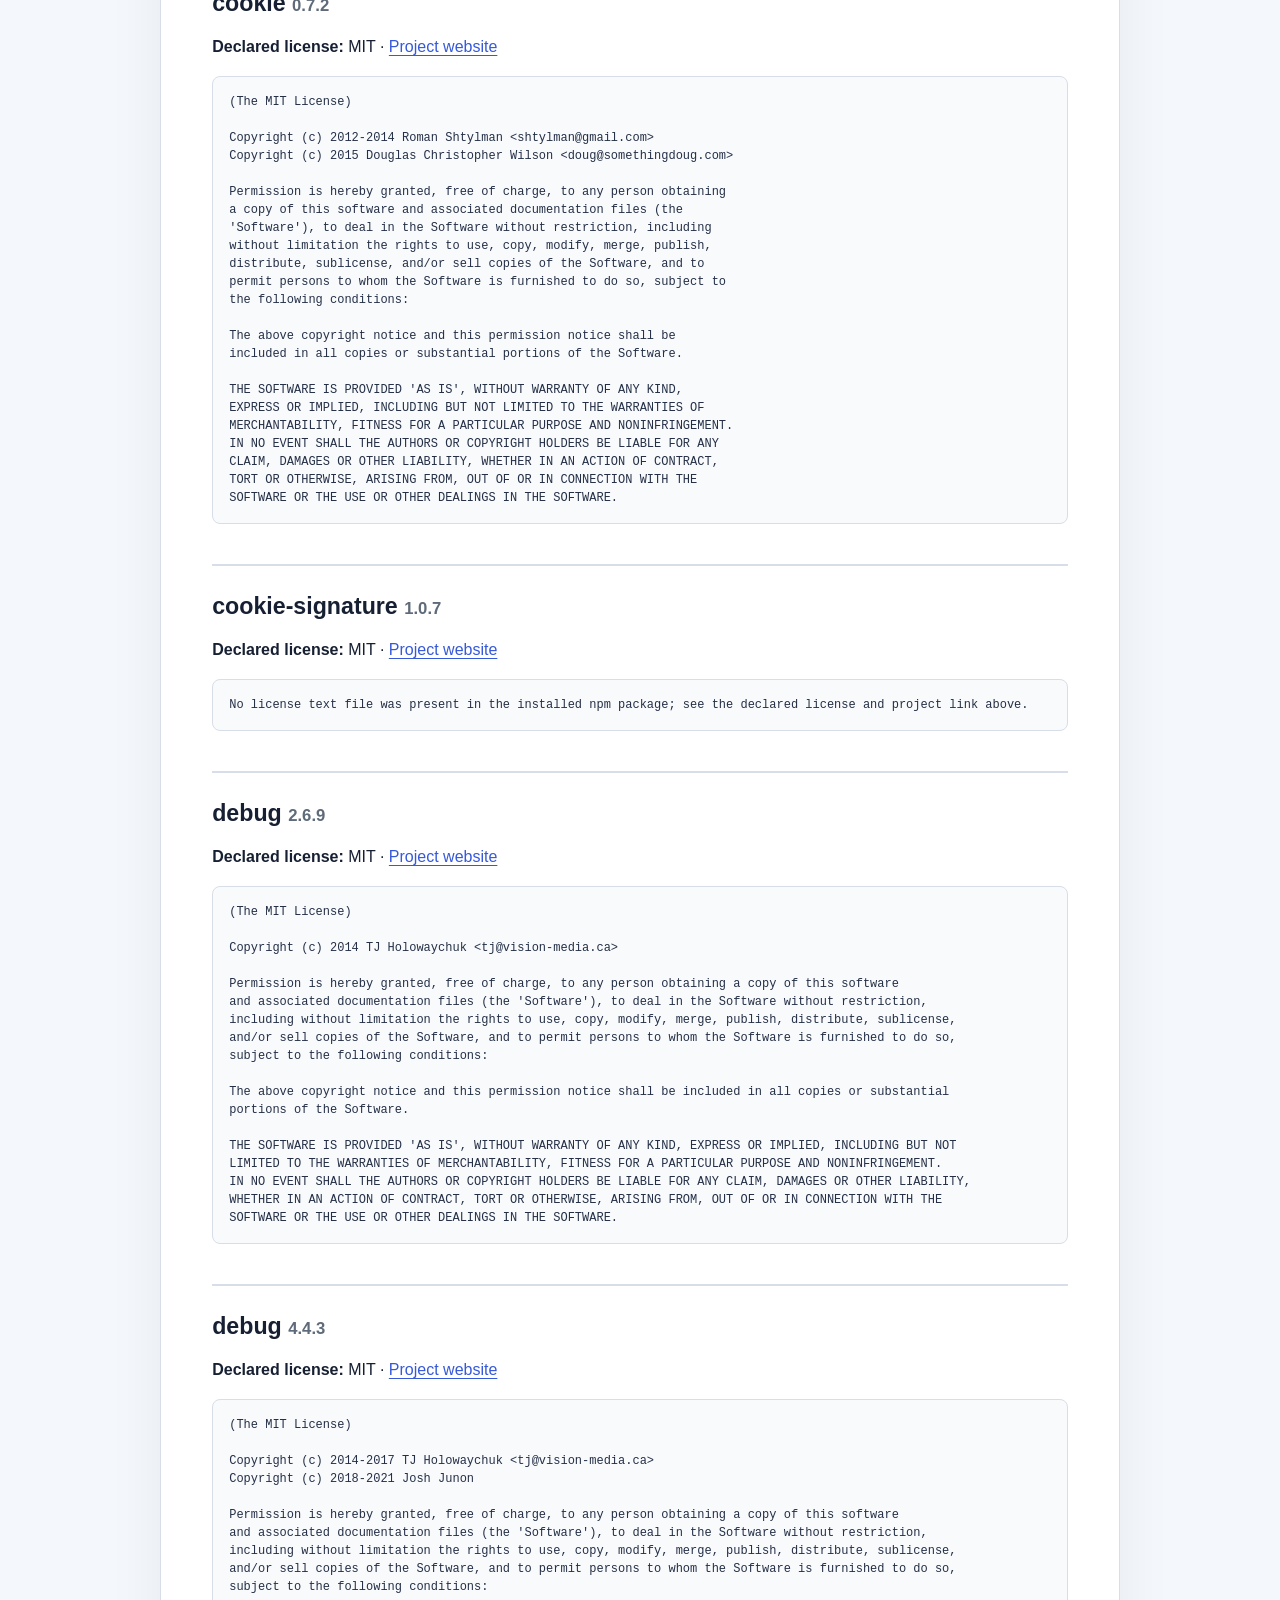
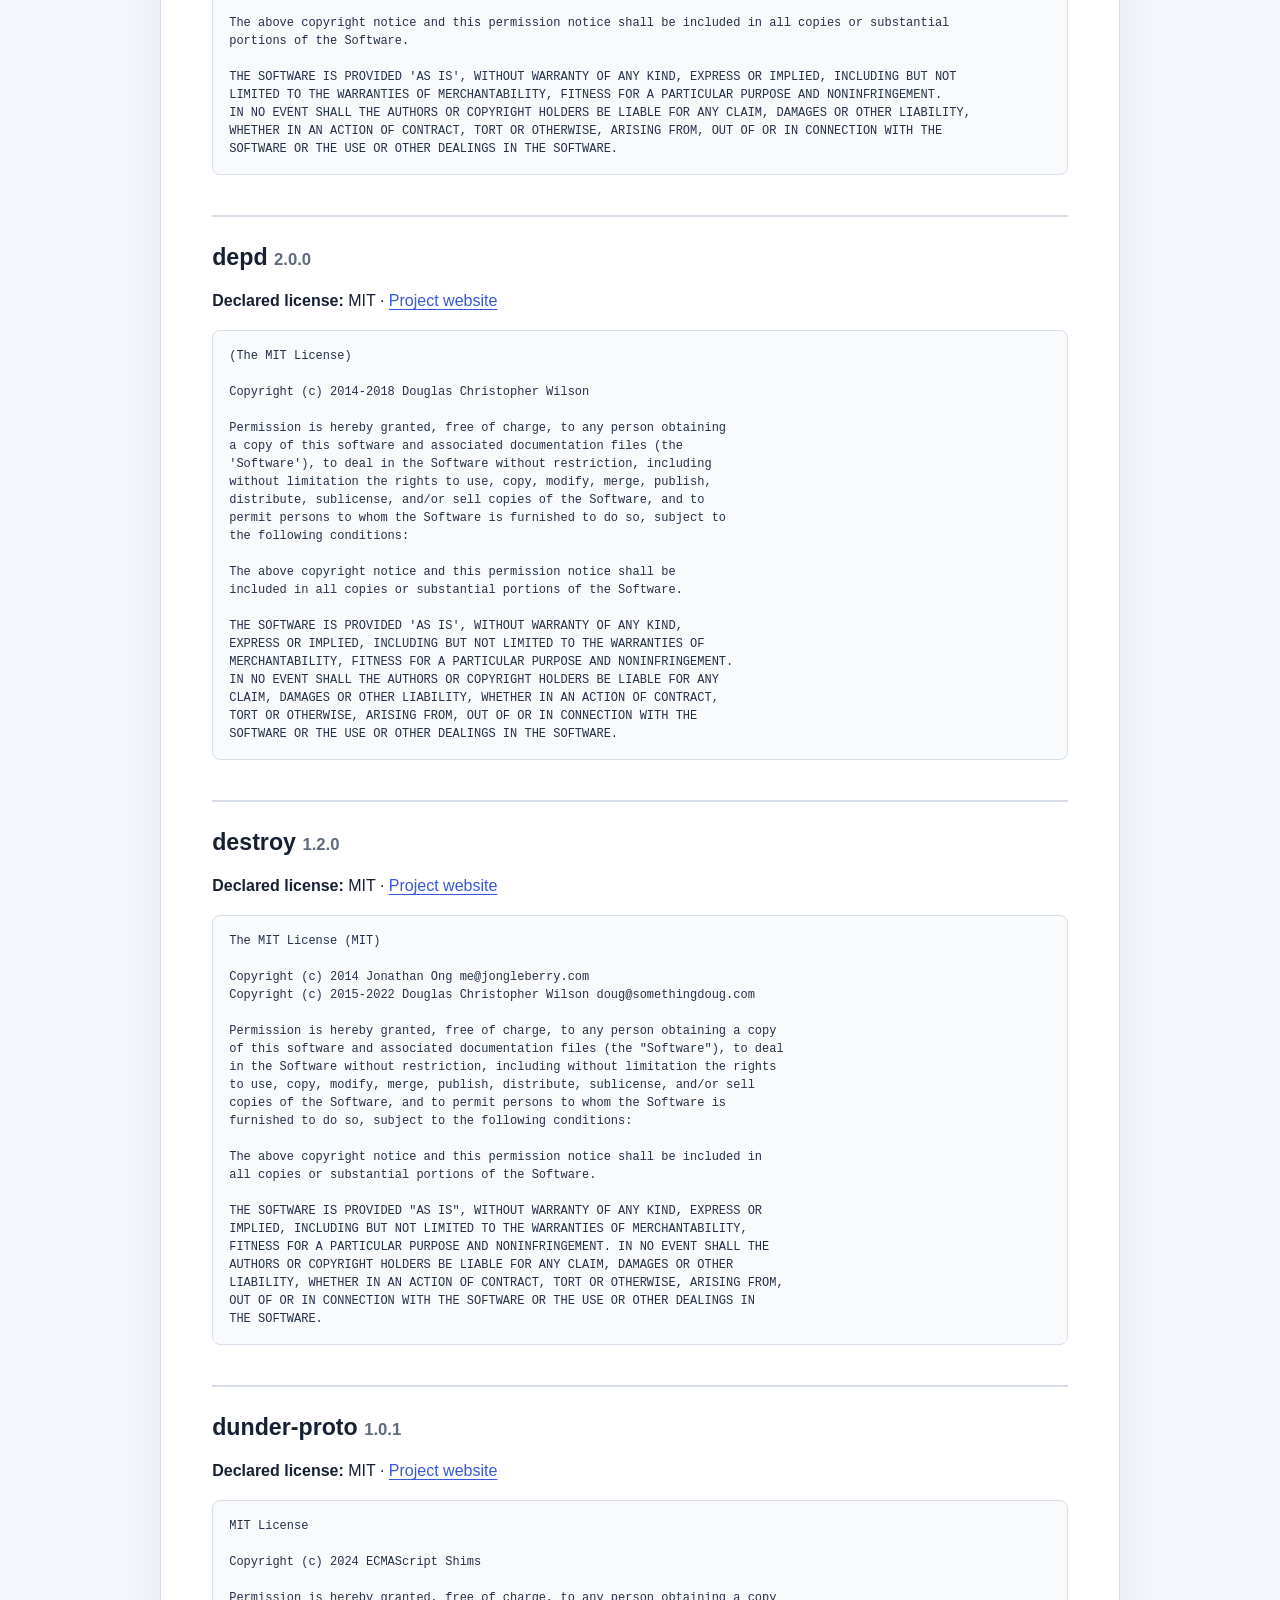
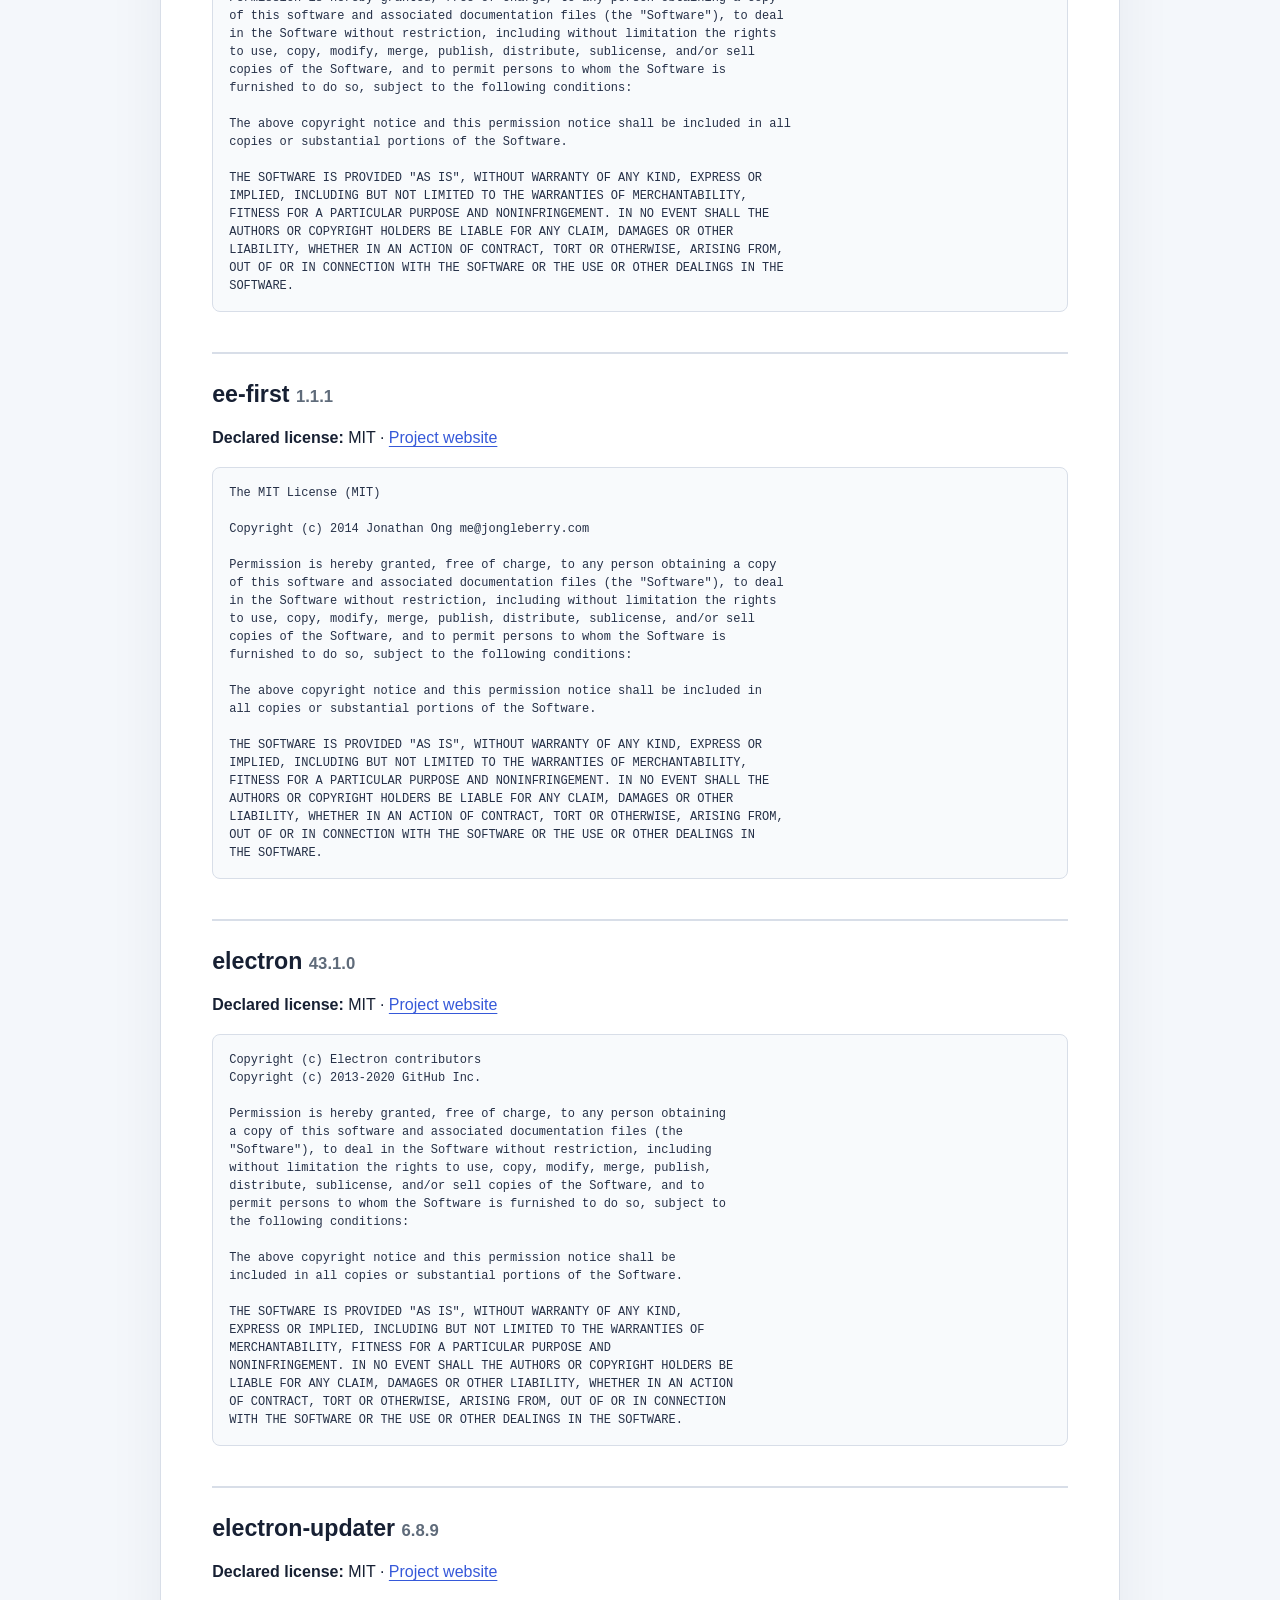
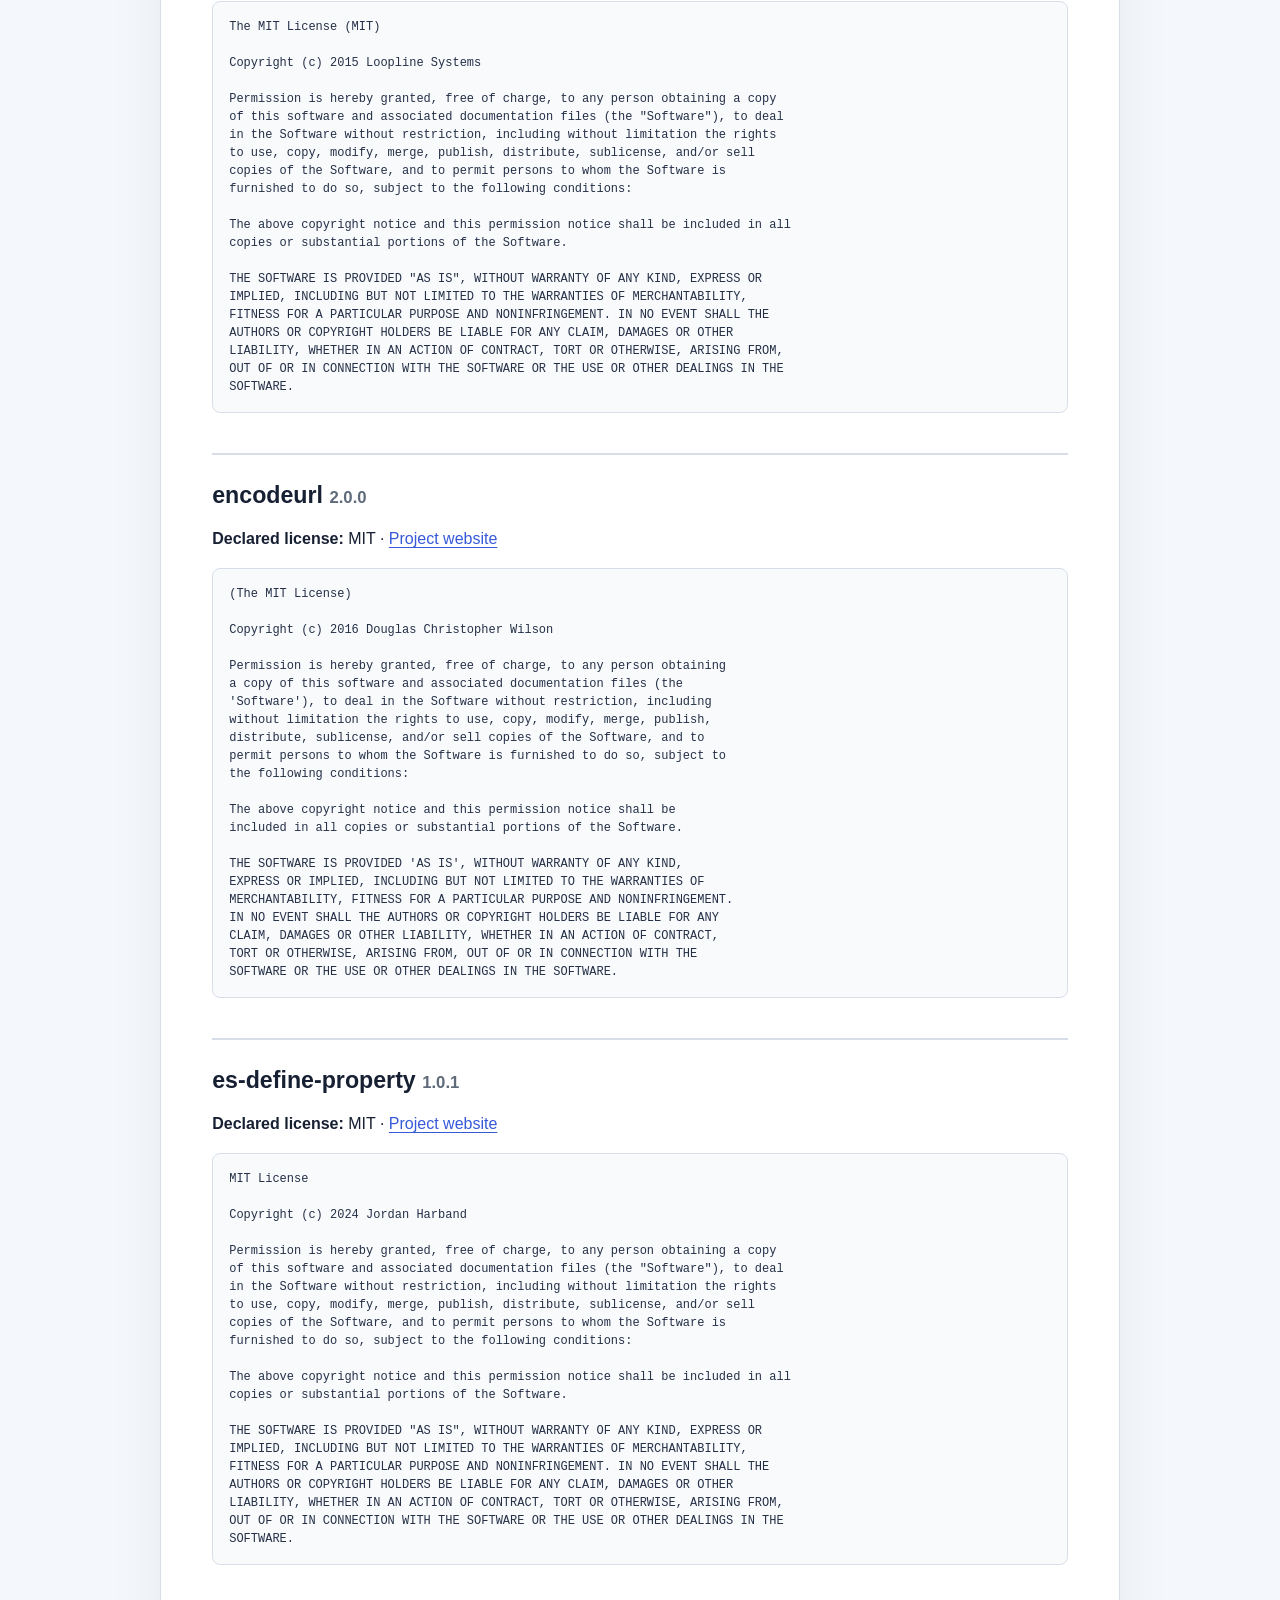
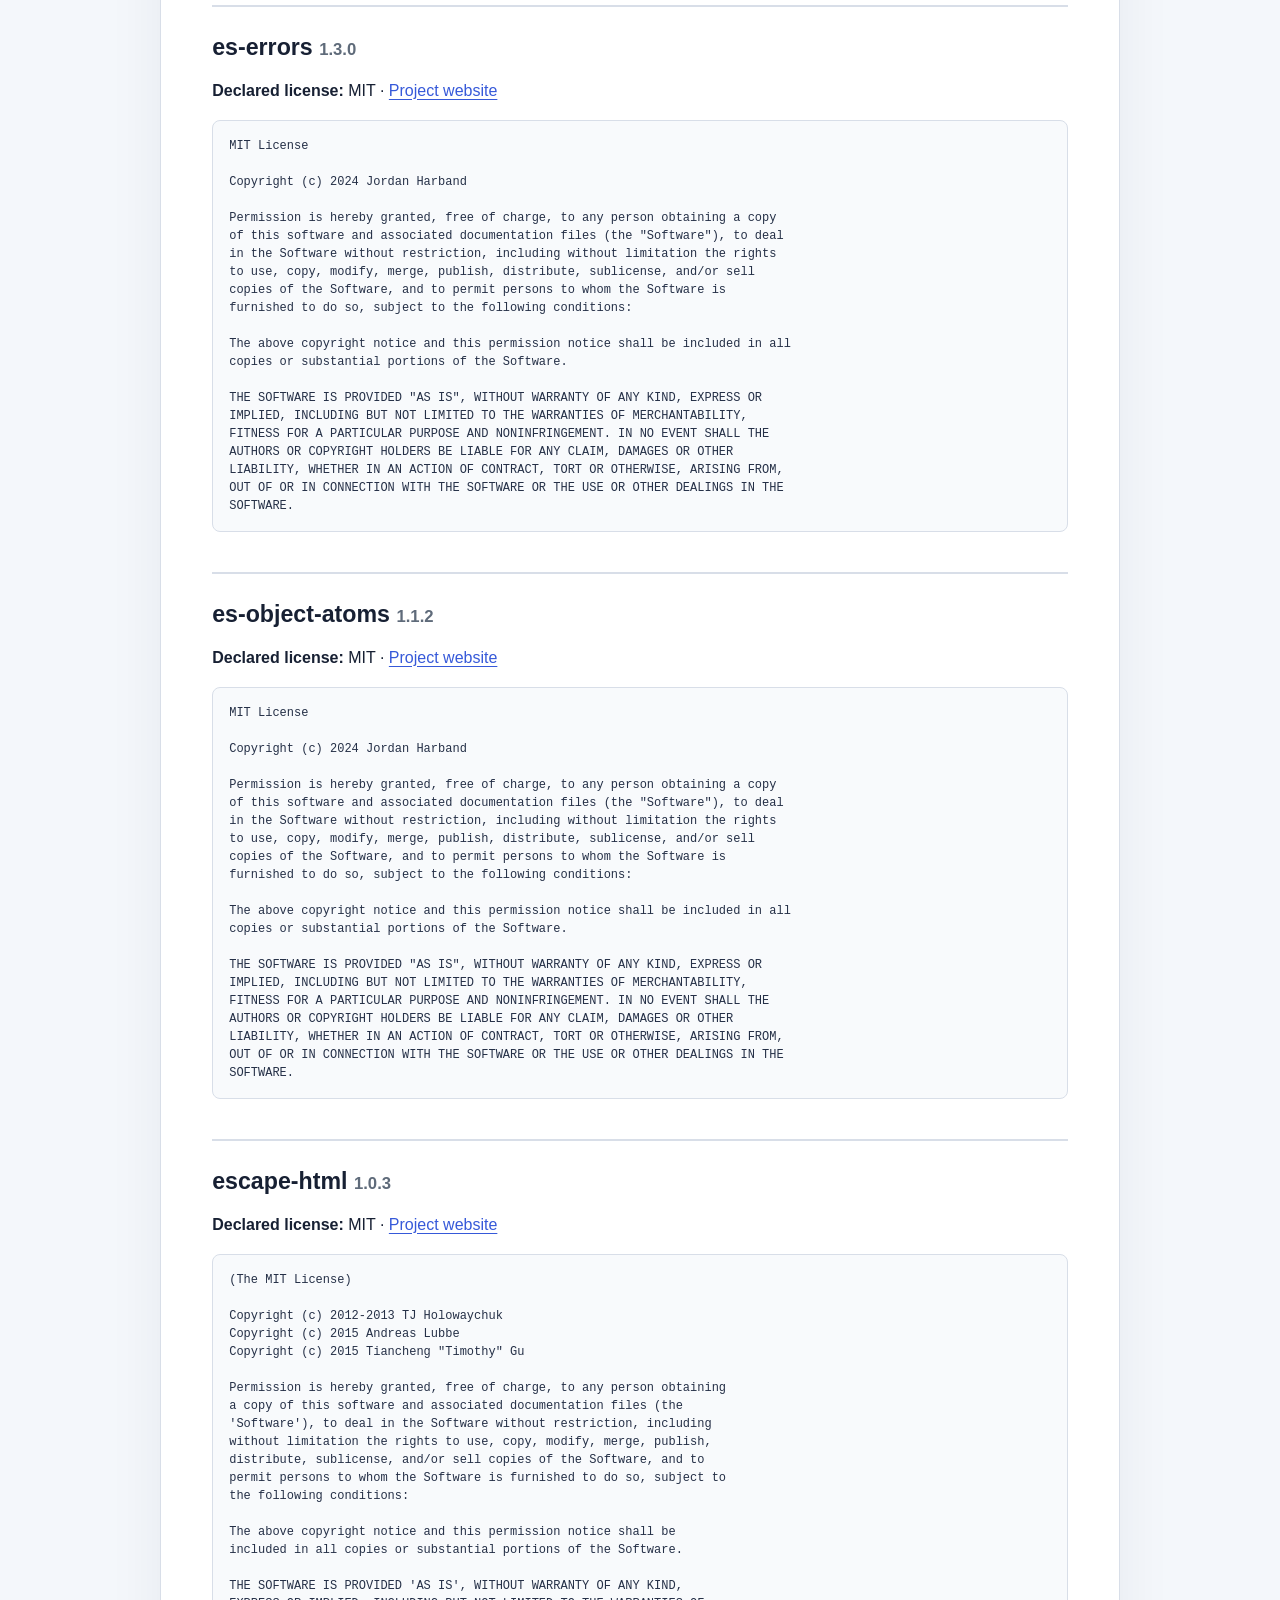
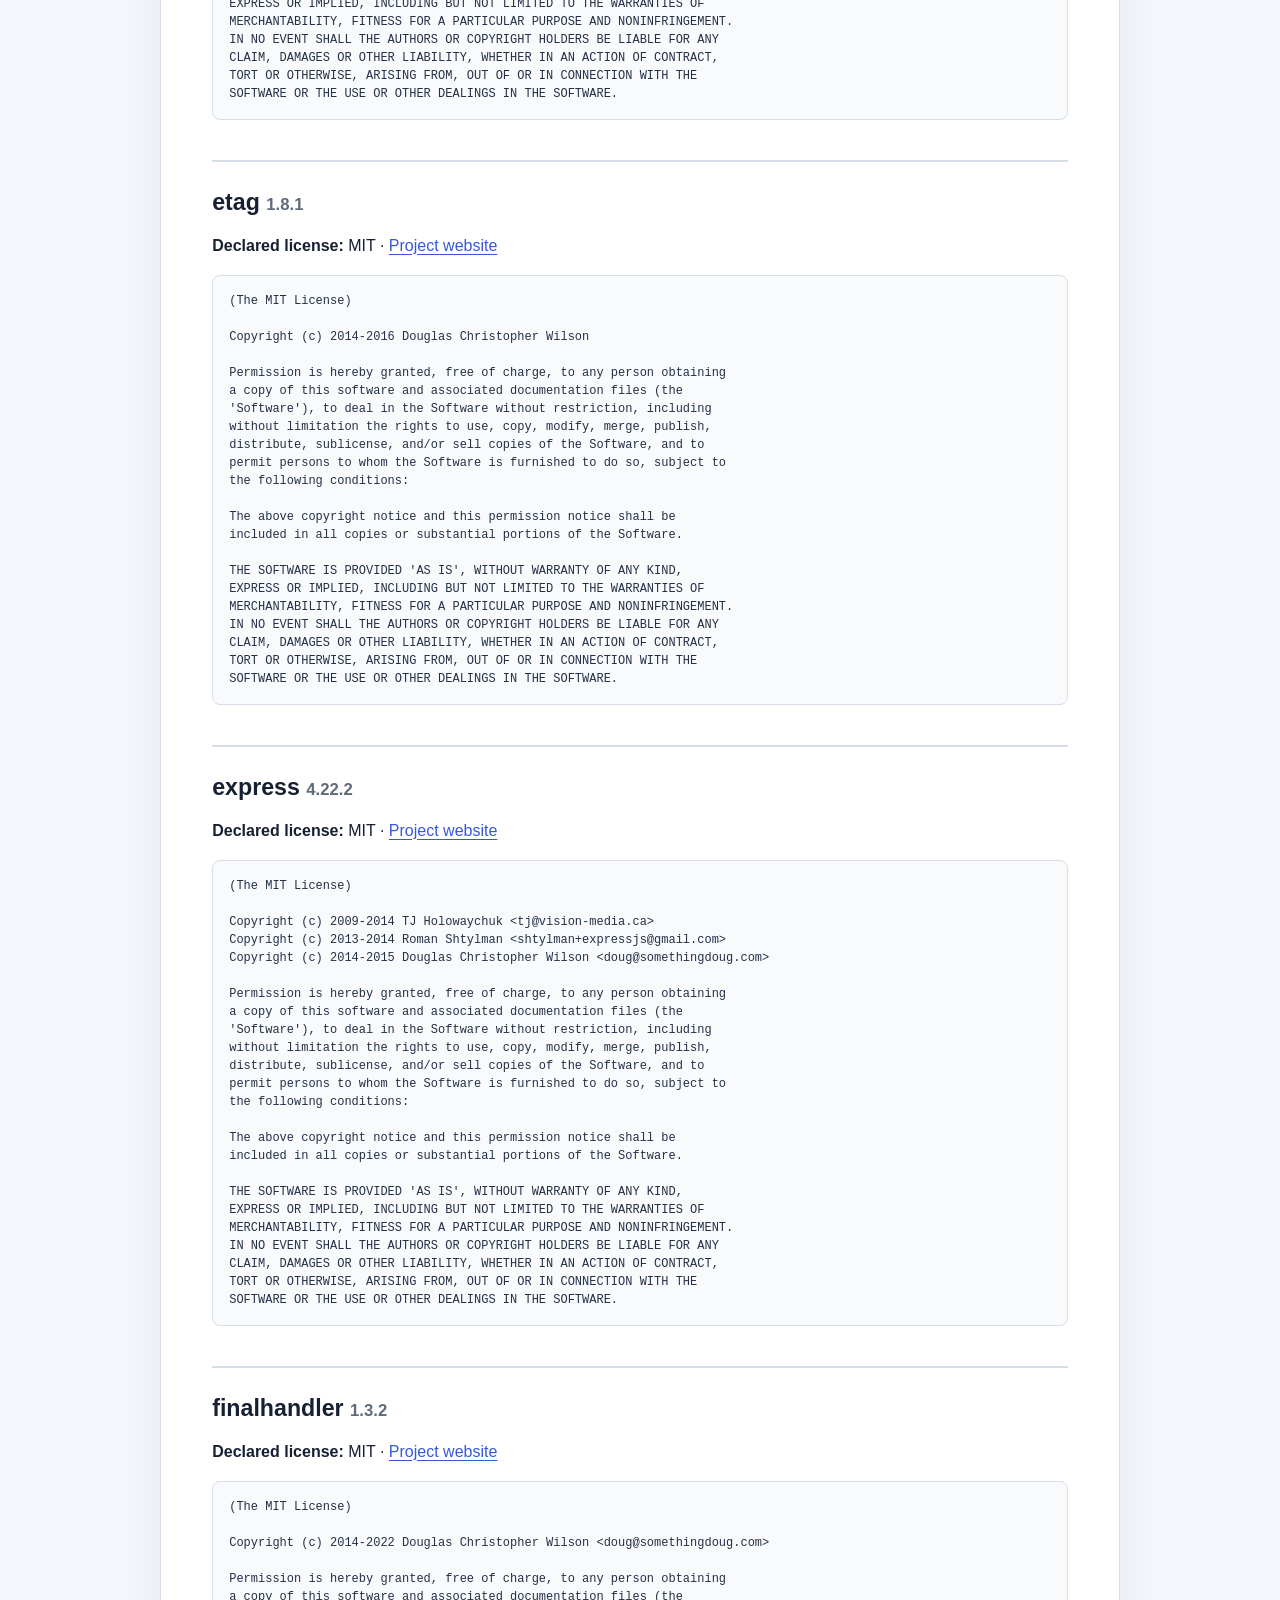
<file: legal/third-party-notices/index.html>
<!doctype html>
<html lang="en" dir="ltr">
<head>
  <meta charset="utf-8">
  <meta name="viewport" content="width=device-width, initial-scale=1">
  <meta name="robots" content="index,follow">
  <meta http-equiv="Content-Security-Policy" content="default-src 'none'; style-src 'unsafe-inline'; base-uri 'none'; form-action 'none'; frame-ancestors 'none'">
  <link rel="canonical" href="https://getjr.app/legal/third-party-notices/">
  <title>Third-Party Notices — Jr. Studio</title>
  <style>:root { color-scheme: light; --ink: #172033; --muted: #5f6b7a; --line: #d8dee8; --paper: #ffffff; --wash: #f4f7fb; --accent: #3659d9; --warning: #7a4b00; --warning-bg: #fff5d6; --ok: #17603a; --ok-bg: #e8f7ee; }
* { box-sizing: border-box; }
body { margin: 0; color: var(--ink); background: var(--wash); font: 16px/1.65 -apple-system, BlinkMacSystemFont, "Segoe UI", sans-serif; }
a { color: var(--accent); text-underline-offset: .18em; }
a:focus-visible { outline: 3px solid #f2a900; outline-offset: 3px; border-radius: 3px; }
.site-header, footer { display: flex; align-items: center; gap: 1rem 1.5rem; flex-wrap: wrap; padding: 1rem max(1.25rem, calc((100vw - 960px) / 2)); background: var(--paper); border-block-end: 1px solid var(--line); }
.site-header { justify-content: space-between; }
.brand { color: var(--ink); font-size: 1.08rem; font-weight: 750; text-decoration: none; }
.brand span, .eyebrow { display: inline-block; color: #fff; background: var(--accent); padding: .08rem .42rem; border-radius: 999px; font-size: .72rem; font-weight: 750; letter-spacing: .04em; text-transform: uppercase; vertical-align: .12em; }
nav { display: flex; gap: .6rem 1rem; flex-wrap: wrap; }
nav a[aria-current="page"] { color: var(--ink); font-weight: 700; text-decoration-thickness: 2px; }
.hero { padding: 4rem max(1.25rem, calc((100vw - 960px) / 2)) 2rem; background: var(--paper); }
.hero h1 { margin: .8rem 0 .35rem; font-size: clamp(2rem, 5vw, 3.5rem); line-height: 1.05; }
.lede { max-width: 54rem; margin: 0; color: var(--muted); font-size: 1.15rem; }
main { width: min(960px, calc(100% - 2.5rem)); margin-inline: auto; }
.document-shell { padding-block: 2rem 4rem; }
.document-meta { display: flex; flex-wrap: wrap; gap: .55rem 1.25rem; margin-block-end: 1rem; color: var(--muted); font-size: .92rem; }
.legal-copy { padding: clamp(1.4rem, 4vw, 3.5rem); border: 1px solid var(--line); border-radius: 14px; background: var(--paper); box-shadow: 0 18px 60px rgb(23 32 51 / .06); }
.legal-copy h1 { margin-block: 0 1.25rem; font-size: clamp(2rem, 5vw, 3.2rem); line-height: 1.1; }
.legal-copy h2 { margin-block: 2.25rem .6rem; padding-block-start: .6rem; border-block-start: 1px solid var(--line); font-size: 1.45rem; line-height: 1.25; }
.legal-copy h3 { margin-block: 1.6rem .45rem; font-size: 1.12rem; }
.legal-copy p, .legal-copy ul, .legal-copy ol { max-width: 76ch; }
.legal-copy li + li { margin-block-start: .45rem; }
.legal-copy code { padding: .1em .3em; border-radius: 4px; background: #edf1f7; font-size: .9em; }
.dependency { margin-block-start: 2.5rem; padding-block-start: 1rem; border-block-start: 2px solid var(--line); }
.dependency h2 { border: 0; margin-block-start: 0; overflow-wrap: anywhere; }
.dependency h2 small { color: var(--muted); font-size: .72em; }
pre { overflow: auto; max-height: 36rem; padding: 1rem; border: 1px solid var(--line); border-radius: 8px; background: #f8fafc; color: #253047; font: 12px/1.5 ui-monospace, SFMono-Regular, Menlo, monospace; white-space: pre-wrap; }
.card-grid { display: grid; grid-template-columns: repeat(auto-fit, minmax(220px, 1fr)); gap: 1rem; padding-block: 2rem; }
.card { display: grid; gap: .35rem; min-height: 8rem; padding: 1.25rem; border: 1px solid var(--line); border-radius: 12px; color: var(--ink); background: var(--paper); text-decoration: none; }
.card:hover { border-color: var(--accent); transform: translateY(-1px); }
.card strong { font-size: 1.15rem; }
.card span, footer { color: var(--muted); }
.language-link { margin-block: 0 3rem; }
footer { justify-content: center; border-block-start: 1px solid var(--line); border-block-end: 0; font-size: .88rem; }
[dir="rtl"] .legal-copy { text-align: start; }
@media (max-width: 620px) { .site-header { align-items: flex-start; } nav { width: 100%; } }
@media (prefers-reduced-motion: reduce) { *, *::before, *::after { scroll-behavior: auto !important; transition: none !important; } }</style>
</head>
<body>
<header class="site-header">
  <a class="brand" href="../">Jr. Studio <span>Beta</span></a>
</header>
<main class="document-shell">
  <article class="legal-copy">
    <h1>Third-Party Notices</h1>
    <p>This deterministic notice includes 88 packages found in the installed Jr. Studio runtime dependency graph. Electron distributions also carry Electron and Chromium license files in the packaged application.</p>
    <p><a href="../THIRD-PARTY-NOTICES.txt">Plain-text notices</a></p>
    <section class="dependency" id="accepts-1-3-8">
  <h2>accepts <small>1.3.8</small></h2>
  <p><strong>Declared license:</strong> MIT · <a href="https://github.com/jshttp/accepts" rel="noreferrer">Project website</a></p>
  <pre>(The MIT License)

Copyright (c) 2014 Jonathan Ong &lt;me@jongleberry.com&gt;
Copyright (c) 2015 Douglas Christopher Wilson &lt;doug@somethingdoug.com&gt;

Permission is hereby granted, free of charge, to any person obtaining
a copy of this software and associated documentation files (the
&#39;Software&#39;), to deal in the Software without restriction, including
without limitation the rights to use, copy, modify, merge, publish,
distribute, sublicense, and/or sell copies of the Software, and to
permit persons to whom the Software is furnished to do so, subject to
the following conditions:

The above copyright notice and this permission notice shall be
included in all copies or substantial portions of the Software.

THE SOFTWARE IS PROVIDED &#39;AS IS&#39;, WITHOUT WARRANTY OF ANY KIND,
EXPRESS OR IMPLIED, INCLUDING BUT NOT LIMITED TO THE WARRANTIES OF
MERCHANTABILITY, FITNESS FOR A PARTICULAR PURPOSE AND NONINFRINGEMENT.
IN NO EVENT SHALL THE AUTHORS OR COPYRIGHT HOLDERS BE LIABLE FOR ANY
CLAIM, DAMAGES OR OTHER LIABILITY, WHETHER IN AN ACTION OF CONTRACT,
TORT OR OTHERWISE, ARISING FROM, OUT OF OR IN CONNECTION WITH THE
SOFTWARE OR THE USE OR OTHER DEALINGS IN THE SOFTWARE.</pre>
</section>
<section class="dependency" id="argparse-2-0-1">
  <h2>argparse <small>2.0.1</small></h2>
  <p><strong>Declared license:</strong> Python-2.0 · <a href="https://github.com/nodeca/argparse" rel="noreferrer">Project website</a></p>
  <pre>A. HISTORY OF THE SOFTWARE
==========================

Python was created in the early 1990s by Guido van Rossum at Stichting
Mathematisch Centrum (CWI, see http://www.cwi.nl) in the Netherlands
as a successor of a language called ABC.  Guido remains Python&#39;s
principal author, although it includes many contributions from others.

In 1995, Guido continued his work on Python at the Corporation for
National Research Initiatives (CNRI, see http://www.cnri.reston.va.us)
in Reston, Virginia where he released several versions of the
software.

In May 2000, Guido and the Python core development team moved to
BeOpen.com to form the BeOpen PythonLabs team.  In October of the same
year, the PythonLabs team moved to Digital Creations, which became
Zope Corporation.  In 2001, the Python Software Foundation (PSF, see
https://www.python.org/psf/) was formed, a non-profit organization
created specifically to own Python-related Intellectual Property.
Zope Corporation was a sponsoring member of the PSF.

All Python releases are Open Source (see http://www.opensource.org for
the Open Source Definition).  Historically, most, but not all, Python
releases have also been GPL-compatible; the table below summarizes
the various releases.

    Release         Derived     Year        Owner       GPL-
                    from                                compatible? (1)

    0.9.0 thru 1.2              1991-1995   CWI         yes
    1.3 thru 1.5.2  1.2         1995-1999   CNRI        yes
    1.6             1.5.2       2000        CNRI        no
    2.0             1.6         2000        BeOpen.com  no
    1.6.1           1.6         2001        CNRI        yes (2)
    2.1             2.0+1.6.1   2001        PSF         no
    2.0.1           2.0+1.6.1   2001        PSF         yes
    2.1.1           2.1+2.0.1   2001        PSF         yes
    2.1.2           2.1.1       2002        PSF         yes
    2.1.3           2.1.2       2002        PSF         yes
    2.2 and above   2.1.1       2001-now    PSF         yes

Footnotes:

(1) GPL-compatible doesn&#39;t mean that we&#39;re distributing Python under
    the GPL.  All Python licenses, unlike the GPL, let you distribute
    a modified version without making your changes open source.  The
    GPL-compatible licenses make it possible to combine Python with
    other software that is released under the GPL; the others don&#39;t.

(2) According to Richard Stallman, 1.6.1 is not GPL-compatible,
    because its license has a choice of law clause.  According to
    CNRI, however, Stallman&#39;s lawyer has told CNRI&#39;s lawyer that 1.6.1
    is &quot;not incompatible&quot; with the GPL.

Thanks to the many outside volunteers who have worked under Guido&#39;s
direction to make these releases possible.


B. TERMS AND CONDITIONS FOR ACCESSING OR OTHERWISE USING PYTHON
===============================================================

PYTHON SOFTWARE FOUNDATION LICENSE VERSION 2
--------------------------------------------

1. This LICENSE AGREEMENT is between the Python Software Foundation
(&quot;PSF&quot;), and the Individual or Organization (&quot;Licensee&quot;) accessing and
otherwise using this software (&quot;Python&quot;) in source or binary form and
its associated documentation.

2. Subject to the terms and conditions of this License Agreement, PSF hereby
grants Licensee a nonexclusive, royalty-free, world-wide license to reproduce,
analyze, test, perform and/or display publicly, prepare derivative works,
distribute, and otherwise use Python alone or in any derivative version,
provided, however, that PSF&#39;s License Agreement and PSF&#39;s notice of copyright,
i.e., &quot;Copyright (c) 2001, 2002, 2003, 2004, 2005, 2006, 2007, 2008, 2009, 2010,
2011, 2012, 2013, 2014, 2015, 2016, 2017, 2018, 2019, 2020 Python Software Foundation;
All Rights Reserved&quot; are retained in Python alone or in any derivative version
prepared by Licensee.

3. In the event Licensee prepares a derivative work that is based on
or incorporates Python or any part thereof, and wants to make
the derivative work available to others as provided herein, then
Licensee hereby agrees to include in any such work a brief summary of
the changes made to Python.

4. PSF is making Python available to Licensee on an &quot;AS IS&quot;
basis.  PSF MAKES NO REPRESENTATIONS OR WARRANTIES, EXPRESS OR
IMPLIED.  BY WAY OF EXAMPLE, BUT NOT LIMITATION, PSF MAKES NO AND
DISCLAIMS ANY REPRESENTATION OR WARRANTY OF MERCHANTABILITY OR FITNESS
FOR ANY PARTICULAR PURPOSE OR THAT THE USE OF PYTHON WILL NOT
INFRINGE ANY THIRD PARTY RIGHTS.

5. PSF SHALL NOT BE LIABLE TO LICENSEE OR ANY OTHER USERS OF PYTHON
FOR ANY INCIDENTAL, SPECIAL, OR CONSEQUENTIAL DAMAGES OR LOSS AS
A RESULT OF MODIFYING, DISTRIBUTING, OR OTHERWISE USING PYTHON,
OR ANY DERIVATIVE THEREOF, EVEN IF ADVISED OF THE POSSIBILITY THEREOF.

6. This License Agreement will automatically terminate upon a material
breach of its terms and conditions.

7. Nothing in this License Agreement shall be deemed to create any
relationship of agency, partnership, or joint venture between PSF and
Licensee.  This License Agreement does not grant permission to use PSF
trademarks or trade name in a trademark sense to endorse or promote
products or services of Licensee, or any third party.

8. By copying, installing or otherwise using Python, Licensee
agrees to be bound by the terms and conditions of this License
Agreement.


BEOPEN.COM LICENSE AGREEMENT FOR PYTHON 2.0
-------------------------------------------

BEOPEN PYTHON OPEN SOURCE LICENSE AGREEMENT VERSION 1

1. This LICENSE AGREEMENT is between BeOpen.com (&quot;BeOpen&quot;), having an
office at 160 Saratoga Avenue, Santa Clara, CA 95051, and the
Individual or Organization (&quot;Licensee&quot;) accessing and otherwise using
this software in source or binary form and its associated
documentation (&quot;the Software&quot;).

2. Subject to the terms and conditions of this BeOpen Python License
Agreement, BeOpen hereby grants Licensee a non-exclusive,
royalty-free, world-wide license to reproduce, analyze, test, perform
and/or display publicly, prepare derivative works, distribute, and
otherwise use the Software alone or in any derivative version,
provided, however, that the BeOpen Python License is retained in the
Software, alone or in any derivative version prepared by Licensee.

3. BeOpen is making the Software available to Licensee on an &quot;AS IS&quot;
basis.  BEOPEN MAKES NO REPRESENTATIONS OR WARRANTIES, EXPRESS OR
IMPLIED.  BY WAY OF EXAMPLE, BUT NOT LIMITATION, BEOPEN MAKES NO AND
DISCLAIMS ANY REPRESENTATION OR WARRANTY OF MERCHANTABILITY OR FITNESS
FOR ANY PARTICULAR PURPOSE OR THAT THE USE OF THE SOFTWARE WILL NOT
INFRINGE ANY THIRD PARTY RIGHTS.

4. BEOPEN SHALL NOT BE LIABLE TO LICENSEE OR ANY OTHER USERS OF THE
SOFTWARE FOR ANY INCIDENTAL, SPECIAL, OR CONSEQUENTIAL DAMAGES OR LOSS
AS A RESULT OF USING, MODIFYING OR DISTRIBUTING THE SOFTWARE, OR ANY
DERIVATIVE THEREOF, EVEN IF ADVISED OF THE POSSIBILITY THEREOF.

5. This License Agreement will automatically terminate upon a material
breach of its terms and conditions.

6. This License Agreement shall be governed by and interpreted in all
respects by the law of the State of California, excluding conflict of
law provisions.  Nothing in this License Agreement shall be deemed to
create any relationship of agency, partnership, or joint venture
between BeOpen and Licensee.  This License Agreement does not grant
permission to use BeOpen trademarks or trade names in a trademark
sense to endorse or promote products or services of Licensee, or any
third party.  As an exception, the &quot;BeOpen Python&quot; logos available at
http://www.pythonlabs.com/logos.html may be used according to the
permissions granted on that web page.

7. By copying, installing or otherwise using the software, Licensee
agrees to be bound by the terms and conditions of this License
Agreement.


CNRI LICENSE AGREEMENT FOR PYTHON 1.6.1
---------------------------------------

1. This LICENSE AGREEMENT is between the Corporation for National
Research Initiatives, having an office at 1895 Preston White Drive,
Reston, VA 20191 (&quot;CNRI&quot;), and the Individual or Organization
(&quot;Licensee&quot;) accessing and otherwise using Python 1.6.1 software in
source or binary form and its associated documentation.

2. Subject to the terms and conditions of this License Agreement, CNRI
hereby grants Licensee a nonexclusive, royalty-free, world-wide
license to reproduce, analyze, test, perform and/or display publicly,
prepare derivative works, distribute, and otherwise use Python 1.6.1
alone or in any derivative version, provided, however, that CNRI&#39;s
License Agreement and CNRI&#39;s notice of copyright, i.e., &quot;Copyright (c)
1995-2001 Corporation for National Research Initiatives; All Rights
Reserved&quot; are retained in Python 1.6.1 alone or in any derivative
version prepared by Licensee.  Alternately, in lieu of CNRI&#39;s License
Agreement, Licensee may substitute the following text (omitting the
quotes): &quot;Python 1.6.1 is made available subject to the terms and
conditions in CNRI&#39;s License Agreement.  This Agreement together with
Python 1.6.1 may be located on the Internet using the following
unique, persistent identifier (known as a handle): 1895.22/1013.  This
Agreement may also be obtained from a proxy server on the Internet
using the following URL: http://hdl.handle.net/1895.22/1013&quot;.

3. In the event Licensee prepares a derivative work that is based on
or incorporates Python 1.6.1 or any part thereof, and wants to make
the derivative work available to others as provided herein, then
Licensee hereby agrees to include in any such work a brief summary of
the changes made to Python 1.6.1.

4. CNRI is making Python 1.6.1 available to Licensee on an &quot;AS IS&quot;
basis.  CNRI MAKES NO REPRESENTATIONS OR WARRANTIES, EXPRESS OR
IMPLIED.  BY WAY OF EXAMPLE, BUT NOT LIMITATION, CNRI MAKES NO AND
DISCLAIMS ANY REPRESENTATION OR WARRANTY OF MERCHANTABILITY OR FITNESS
FOR ANY PARTICULAR PURPOSE OR THAT THE USE OF PYTHON 1.6.1 WILL NOT
INFRINGE ANY THIRD PARTY RIGHTS.

5. CNRI SHALL NOT BE LIABLE TO LICENSEE OR ANY OTHER USERS OF PYTHON
1.6.1 FOR ANY INCIDENTAL, SPECIAL, OR CONSEQUENTIAL DAMAGES OR LOSS AS
A RESULT OF MODIFYING, DISTRIBUTING, OR OTHERWISE USING PYTHON 1.6.1,
OR ANY DERIVATIVE THEREOF, EVEN IF ADVISED OF THE POSSIBILITY THEREOF.

6. This License Agreement will automatically terminate upon a material
breach of its terms and conditions.

7. This License Agreement shall be governed by the federal
intellectual property law of the United States, including without
limitation the federal copyright law, and, to the extent such
U.S. federal law does not apply, by the law of the Commonwealth of
Virginia, excluding Virginia&#39;s conflict of law provisions.
Notwithstanding the foregoing, with regard to derivative works based
on Python 1.6.1 that incorporate non-separable material that was
previously distributed under the GNU General Public License (GPL), the
law of the Commonwealth of Virginia shall govern this License
Agreement only as to issues arising under or with respect to
Paragraphs 4, 5, and 7 of this License Agreement.  Nothing in this
License Agreement shall be deemed to create any relationship of
agency, partnership, or joint venture between CNRI and Licensee.  This
License Agreement does not grant permission to use CNRI trademarks or
trade name in a trademark sense to endorse or promote products or
services of Licensee, or any third party.

8. By clicking on the &quot;ACCEPT&quot; button where indicated, or by copying,
installing or otherwise using Python 1.6.1, Licensee agrees to be
bound by the terms and conditions of this License Agreement.

        ACCEPT


CWI LICENSE AGREEMENT FOR PYTHON 0.9.0 THROUGH 1.2
--------------------------------------------------

Copyright (c) 1991 - 1995, Stichting Mathematisch Centrum Amsterdam,
The Netherlands.  All rights reserved.

Permission to use, copy, modify, and distribute this software and its
documentation for any purpose and without fee is hereby granted,
provided that the above copyright notice appear in all copies and that
both that copyright notice and this permission notice appear in
supporting documentation, and that the name of Stichting Mathematisch
Centrum or CWI not be used in advertising or publicity pertaining to
distribution of the software without specific, written prior
permission.

STICHTING MATHEMATISCH CENTRUM DISCLAIMS ALL WARRANTIES WITH REGARD TO
THIS SOFTWARE, INCLUDING ALL IMPLIED WARRANTIES OF MERCHANTABILITY AND
FITNESS, IN NO EVENT SHALL STICHTING MATHEMATISCH CENTRUM BE LIABLE
FOR ANY SPECIAL, INDIRECT OR CONSEQUENTIAL DAMAGES OR ANY DAMAGES
WHATSOEVER RESULTING FROM LOSS OF USE, DATA OR PROFITS, WHETHER IN AN
ACTION OF CONTRACT, NEGLIGENCE OR OTHER TORTIOUS ACTION, ARISING OUT
OF OR IN CONNECTION WITH THE USE OR PERFORMANCE OF THIS SOFTWARE.</pre>
</section>
<section class="dependency" id="array-flatten-1-1-1">
  <h2>array-flatten <small>1.1.1</small></h2>
  <p><strong>Declared license:</strong> MIT · <a href="https://github.com/blakeembrey/array-flatten" rel="noreferrer">Project website</a></p>
  <pre>The MIT License (MIT)

Copyright (c) 2014 Blake Embrey (hello@blakeembrey.com)

Permission is hereby granted, free of charge, to any person obtaining a copy
of this software and associated documentation files (the &quot;Software&quot;), to deal
in the Software without restriction, including without limitation the rights
to use, copy, modify, merge, publish, distribute, sublicense, and/or sell
copies of the Software, and to permit persons to whom the Software is
furnished to do so, subject to the following conditions:

The above copyright notice and this permission notice shall be included in
all copies or substantial portions of the Software.

THE SOFTWARE IS PROVIDED &quot;AS IS&quot;, WITHOUT WARRANTY OF ANY KIND, EXPRESS OR
IMPLIED, INCLUDING BUT NOT LIMITED TO THE WARRANTIES OF MERCHANTABILITY,
FITNESS FOR A PARTICULAR PURPOSE AND NONINFRINGEMENT. IN NO EVENT SHALL THE
AUTHORS OR COPYRIGHT HOLDERS BE LIABLE FOR ANY CLAIM, DAMAGES OR OTHER
LIABILITY, WHETHER IN AN ACTION OF CONTRACT, TORT OR OTHERWISE, ARISING FROM,
OUT OF OR IN CONNECTION WITH THE SOFTWARE OR THE USE OR OTHER DEALINGS IN
THE SOFTWARE.</pre>
</section>
<section class="dependency" id="body-parser-1-20-5">
  <h2>body-parser <small>1.20.5</small></h2>
  <p><strong>Declared license:</strong> MIT · <a href="https://github.com/expressjs/body-parser" rel="noreferrer">Project website</a></p>
  <pre>(The MIT License)

Copyright (c) 2014 Jonathan Ong &lt;me@jongleberry.com&gt;
Copyright (c) 2014-2015 Douglas Christopher Wilson &lt;doug@somethingdoug.com&gt;

Permission is hereby granted, free of charge, to any person obtaining
a copy of this software and associated documentation files (the
&#39;Software&#39;), to deal in the Software without restriction, including
without limitation the rights to use, copy, modify, merge, publish,
distribute, sublicense, and/or sell copies of the Software, and to
permit persons to whom the Software is furnished to do so, subject to
the following conditions:

The above copyright notice and this permission notice shall be
included in all copies or substantial portions of the Software.

THE SOFTWARE IS PROVIDED &#39;AS IS&#39;, WITHOUT WARRANTY OF ANY KIND,
EXPRESS OR IMPLIED, INCLUDING BUT NOT LIMITED TO THE WARRANTIES OF
MERCHANTABILITY, FITNESS FOR A PARTICULAR PURPOSE AND NONINFRINGEMENT.
IN NO EVENT SHALL THE AUTHORS OR COPYRIGHT HOLDERS BE LIABLE FOR ANY
CLAIM, DAMAGES OR OTHER LIABILITY, WHETHER IN AN ACTION OF CONTRACT,
TORT OR OTHERWISE, ARISING FROM, OUT OF OR IN CONNECTION WITH THE
SOFTWARE OR THE USE OR OTHER DEALINGS IN THE SOFTWARE.</pre>
</section>
<section class="dependency" id="builder-util-runtime-9-7-0">
  <h2>builder-util-runtime <small>9.7.0</small></h2>
  <p><strong>Declared license:</strong> MIT · <a href="https://github.com/electron-userland/electron-builder" rel="noreferrer">Project website</a></p>
  <pre>The MIT License (MIT)

Copyright (c) 2015 Loopline Systems

Permission is hereby granted, free of charge, to any person obtaining a copy
of this software and associated documentation files (the &quot;Software&quot;), to deal
in the Software without restriction, including without limitation the rights
to use, copy, modify, merge, publish, distribute, sublicense, and/or sell
copies of the Software, and to permit persons to whom the Software is
furnished to do so, subject to the following conditions:

The above copyright notice and this permission notice shall be included in all
copies or substantial portions of the Software.

THE SOFTWARE IS PROVIDED &quot;AS IS&quot;, WITHOUT WARRANTY OF ANY KIND, EXPRESS OR
IMPLIED, INCLUDING BUT NOT LIMITED TO THE WARRANTIES OF MERCHANTABILITY,
FITNESS FOR A PARTICULAR PURPOSE AND NONINFRINGEMENT. IN NO EVENT SHALL THE
AUTHORS OR COPYRIGHT HOLDERS BE LIABLE FOR ANY CLAIM, DAMAGES OR OTHER
LIABILITY, WHETHER IN AN ACTION OF CONTRACT, TORT OR OTHERWISE, ARISING FROM,
OUT OF OR IN CONNECTION WITH THE SOFTWARE OR THE USE OR OTHER DEALINGS IN THE
SOFTWARE.</pre>
</section>
<section class="dependency" id="bytes-3-1-2">
  <h2>bytes <small>3.1.2</small></h2>
  <p><strong>Declared license:</strong> MIT · <a href="https://github.com/visionmedia/bytes.js" rel="noreferrer">Project website</a></p>
  <pre>(The MIT License)

Copyright (c) 2012-2014 TJ Holowaychuk &lt;tj@vision-media.ca&gt;
Copyright (c) 2015 Jed Watson &lt;jed.watson@me.com&gt;

Permission is hereby granted, free of charge, to any person obtaining
a copy of this software and associated documentation files (the
&#39;Software&#39;), to deal in the Software without restriction, including
without limitation the rights to use, copy, modify, merge, publish,
distribute, sublicense, and/or sell copies of the Software, and to
permit persons to whom the Software is furnished to do so, subject to
the following conditions:

The above copyright notice and this permission notice shall be
included in all copies or substantial portions of the Software.

THE SOFTWARE IS PROVIDED &#39;AS IS&#39;, WITHOUT WARRANTY OF ANY KIND,
EXPRESS OR IMPLIED, INCLUDING BUT NOT LIMITED TO THE WARRANTIES OF
MERCHANTABILITY, FITNESS FOR A PARTICULAR PURPOSE AND NONINFRINGEMENT.
IN NO EVENT SHALL THE AUTHORS OR COPYRIGHT HOLDERS BE LIABLE FOR ANY
CLAIM, DAMAGES OR OTHER LIABILITY, WHETHER IN AN ACTION OF CONTRACT,
TORT OR OTHERWISE, ARISING FROM, OUT OF OR IN CONNECTION WITH THE
SOFTWARE OR THE USE OR OTHER DEALINGS IN THE SOFTWARE.</pre>
</section>
<section class="dependency" id="call-bind-apply-helpers-1-0-2">
  <h2>call-bind-apply-helpers <small>1.0.2</small></h2>
  <p><strong>Declared license:</strong> MIT · <a href="https://github.com/ljharb/call-bind-apply-helpers#readme" rel="noreferrer">Project website</a></p>
  <pre>MIT License

Copyright (c) 2024 Jordan Harband

Permission is hereby granted, free of charge, to any person obtaining a copy
of this software and associated documentation files (the &quot;Software&quot;), to deal
in the Software without restriction, including without limitation the rights
to use, copy, modify, merge, publish, distribute, sublicense, and/or sell
copies of the Software, and to permit persons to whom the Software is
furnished to do so, subject to the following conditions:

The above copyright notice and this permission notice shall be included in all
copies or substantial portions of the Software.

THE SOFTWARE IS PROVIDED &quot;AS IS&quot;, WITHOUT WARRANTY OF ANY KIND, EXPRESS OR
IMPLIED, INCLUDING BUT NOT LIMITED TO THE WARRANTIES OF MERCHANTABILITY,
FITNESS FOR A PARTICULAR PURPOSE AND NONINFRINGEMENT. IN NO EVENT SHALL THE
AUTHORS OR COPYRIGHT HOLDERS BE LIABLE FOR ANY CLAIM, DAMAGES OR OTHER
LIABILITY, WHETHER IN AN ACTION OF CONTRACT, TORT OR OTHERWISE, ARISING FROM,
OUT OF OR IN CONNECTION WITH THE SOFTWARE OR THE USE OR OTHER DEALINGS IN THE
SOFTWARE.</pre>
</section>
<section class="dependency" id="call-bound-1-0-4">
  <h2>call-bound <small>1.0.4</small></h2>
  <p><strong>Declared license:</strong> MIT · <a href="https://github.com/ljharb/call-bound#readme" rel="noreferrer">Project website</a></p>
  <pre>MIT License

Copyright (c) 2024 Jordan Harband

Permission is hereby granted, free of charge, to any person obtaining a copy
of this software and associated documentation files (the &quot;Software&quot;), to deal
in the Software without restriction, including without limitation the rights
to use, copy, modify, merge, publish, distribute, sublicense, and/or sell
copies of the Software, and to permit persons to whom the Software is
furnished to do so, subject to the following conditions:

The above copyright notice and this permission notice shall be included in all
copies or substantial portions of the Software.

THE SOFTWARE IS PROVIDED &quot;AS IS&quot;, WITHOUT WARRANTY OF ANY KIND, EXPRESS OR
IMPLIED, INCLUDING BUT NOT LIMITED TO THE WARRANTIES OF MERCHANTABILITY,
FITNESS FOR A PARTICULAR PURPOSE AND NONINFRINGEMENT. IN NO EVENT SHALL THE
AUTHORS OR COPYRIGHT HOLDERS BE LIABLE FOR ANY CLAIM, DAMAGES OR OTHER
LIABILITY, WHETHER IN AN ACTION OF CONTRACT, TORT OR OTHERWISE, ARISING FROM,
OUT OF OR IN CONNECTION WITH THE SOFTWARE OR THE USE OR OTHER DEALINGS IN THE
SOFTWARE.</pre>
</section>
<section class="dependency" id="content-disposition-0-5-4">
  <h2>content-disposition <small>0.5.4</small></h2>
  <p><strong>Declared license:</strong> MIT · <a href="https://github.com/jshttp/content-disposition" rel="noreferrer">Project website</a></p>
  <pre>(The MIT License)

Copyright (c) 2014-2017 Douglas Christopher Wilson

Permission is hereby granted, free of charge, to any person obtaining
a copy of this software and associated documentation files (the
&#39;Software&#39;), to deal in the Software without restriction, including
without limitation the rights to use, copy, modify, merge, publish,
distribute, sublicense, and/or sell copies of the Software, and to
permit persons to whom the Software is furnished to do so, subject to
the following conditions:

The above copyright notice and this permission notice shall be
included in all copies or substantial portions of the Software.

THE SOFTWARE IS PROVIDED &#39;AS IS&#39;, WITHOUT WARRANTY OF ANY KIND,
EXPRESS OR IMPLIED, INCLUDING BUT NOT LIMITED TO THE WARRANTIES OF
MERCHANTABILITY, FITNESS FOR A PARTICULAR PURPOSE AND NONINFRINGEMENT.
IN NO EVENT SHALL THE AUTHORS OR COPYRIGHT HOLDERS BE LIABLE FOR ANY
CLAIM, DAMAGES OR OTHER LIABILITY, WHETHER IN AN ACTION OF CONTRACT,
TORT OR OTHERWISE, ARISING FROM, OUT OF OR IN CONNECTION WITH THE
SOFTWARE OR THE USE OR OTHER DEALINGS IN THE SOFTWARE.</pre>
</section>
<section class="dependency" id="content-type-1-0-5">
  <h2>content-type <small>1.0.5</small></h2>
  <p><strong>Declared license:</strong> MIT · <a href="https://github.com/jshttp/content-type" rel="noreferrer">Project website</a></p>
  <pre>(The MIT License)

Copyright (c) 2015 Douglas Christopher Wilson

Permission is hereby granted, free of charge, to any person obtaining
a copy of this software and associated documentation files (the
&#39;Software&#39;), to deal in the Software without restriction, including
without limitation the rights to use, copy, modify, merge, publish,
distribute, sublicense, and/or sell copies of the Software, and to
permit persons to whom the Software is furnished to do so, subject to
the following conditions:

The above copyright notice and this permission notice shall be
included in all copies or substantial portions of the Software.

THE SOFTWARE IS PROVIDED &#39;AS IS&#39;, WITHOUT WARRANTY OF ANY KIND,
EXPRESS OR IMPLIED, INCLUDING BUT NOT LIMITED TO THE WARRANTIES OF
MERCHANTABILITY, FITNESS FOR A PARTICULAR PURPOSE AND NONINFRINGEMENT.
IN NO EVENT SHALL THE AUTHORS OR COPYRIGHT HOLDERS BE LIABLE FOR ANY
CLAIM, DAMAGES OR OTHER LIABILITY, WHETHER IN AN ACTION OF CONTRACT,
TORT OR OTHERWISE, ARISING FROM, OUT OF OR IN CONNECTION WITH THE
SOFTWARE OR THE USE OR OTHER DEALINGS IN THE SOFTWARE.</pre>
</section>
<section class="dependency" id="cookie-0-7-2">
  <h2>cookie <small>0.7.2</small></h2>
  <p><strong>Declared license:</strong> MIT · <a href="https://github.com/jshttp/cookie" rel="noreferrer">Project website</a></p>
  <pre>(The MIT License)

Copyright (c) 2012-2014 Roman Shtylman &lt;shtylman@gmail.com&gt;
Copyright (c) 2015 Douglas Christopher Wilson &lt;doug@somethingdoug.com&gt;

Permission is hereby granted, free of charge, to any person obtaining
a copy of this software and associated documentation files (the
&#39;Software&#39;), to deal in the Software without restriction, including
without limitation the rights to use, copy, modify, merge, publish,
distribute, sublicense, and/or sell copies of the Software, and to
permit persons to whom the Software is furnished to do so, subject to
the following conditions:

The above copyright notice and this permission notice shall be
included in all copies or substantial portions of the Software.

THE SOFTWARE IS PROVIDED &#39;AS IS&#39;, WITHOUT WARRANTY OF ANY KIND,
EXPRESS OR IMPLIED, INCLUDING BUT NOT LIMITED TO THE WARRANTIES OF
MERCHANTABILITY, FITNESS FOR A PARTICULAR PURPOSE AND NONINFRINGEMENT.
IN NO EVENT SHALL THE AUTHORS OR COPYRIGHT HOLDERS BE LIABLE FOR ANY
CLAIM, DAMAGES OR OTHER LIABILITY, WHETHER IN AN ACTION OF CONTRACT,
TORT OR OTHERWISE, ARISING FROM, OUT OF OR IN CONNECTION WITH THE
SOFTWARE OR THE USE OR OTHER DEALINGS IN THE SOFTWARE.</pre>
</section>
<section class="dependency" id="cookie-signature-1-0-7">
  <h2>cookie-signature <small>1.0.7</small></h2>
  <p><strong>Declared license:</strong> MIT · <a href="https://github.com/visionmedia/node-cookie-signature" rel="noreferrer">Project website</a></p>
  <pre>No license text file was present in the installed npm package; see the declared license and project link above.</pre>
</section>
<section class="dependency" id="debug-2-6-9">
  <h2>debug <small>2.6.9</small></h2>
  <p><strong>Declared license:</strong> MIT · <a href="https://github.com/visionmedia/debug" rel="noreferrer">Project website</a></p>
  <pre>(The MIT License)

Copyright (c) 2014 TJ Holowaychuk &lt;tj@vision-media.ca&gt;

Permission is hereby granted, free of charge, to any person obtaining a copy of this software
and associated documentation files (the &#39;Software&#39;), to deal in the Software without restriction,
including without limitation the rights to use, copy, modify, merge, publish, distribute, sublicense,
and/or sell copies of the Software, and to permit persons to whom the Software is furnished to do so,
subject to the following conditions:

The above copyright notice and this permission notice shall be included in all copies or substantial
portions of the Software.

THE SOFTWARE IS PROVIDED &#39;AS IS&#39;, WITHOUT WARRANTY OF ANY KIND, EXPRESS OR IMPLIED, INCLUDING BUT NOT
LIMITED TO THE WARRANTIES OF MERCHANTABILITY, FITNESS FOR A PARTICULAR PURPOSE AND NONINFRINGEMENT.
IN NO EVENT SHALL THE AUTHORS OR COPYRIGHT HOLDERS BE LIABLE FOR ANY CLAIM, DAMAGES OR OTHER LIABILITY,
WHETHER IN AN ACTION OF CONTRACT, TORT OR OTHERWISE, ARISING FROM, OUT OF OR IN CONNECTION WITH THE
SOFTWARE OR THE USE OR OTHER DEALINGS IN THE SOFTWARE.</pre>
</section>
<section class="dependency" id="debug-4-4-3">
  <h2>debug <small>4.4.3</small></h2>
  <p><strong>Declared license:</strong> MIT · <a href="https://github.com/debug-js/debug" rel="noreferrer">Project website</a></p>
  <pre>(The MIT License)

Copyright (c) 2014-2017 TJ Holowaychuk &lt;tj@vision-media.ca&gt;
Copyright (c) 2018-2021 Josh Junon

Permission is hereby granted, free of charge, to any person obtaining a copy of this software
and associated documentation files (the &#39;Software&#39;), to deal in the Software without restriction,
including without limitation the rights to use, copy, modify, merge, publish, distribute, sublicense,
and/or sell copies of the Software, and to permit persons to whom the Software is furnished to do so,
subject to the following conditions:

The above copyright notice and this permission notice shall be included in all copies or substantial
portions of the Software.

THE SOFTWARE IS PROVIDED &#39;AS IS&#39;, WITHOUT WARRANTY OF ANY KIND, EXPRESS OR IMPLIED, INCLUDING BUT NOT
LIMITED TO THE WARRANTIES OF MERCHANTABILITY, FITNESS FOR A PARTICULAR PURPOSE AND NONINFRINGEMENT.
IN NO EVENT SHALL THE AUTHORS OR COPYRIGHT HOLDERS BE LIABLE FOR ANY CLAIM, DAMAGES OR OTHER LIABILITY,
WHETHER IN AN ACTION OF CONTRACT, TORT OR OTHERWISE, ARISING FROM, OUT OF OR IN CONNECTION WITH THE
SOFTWARE OR THE USE OR OTHER DEALINGS IN THE SOFTWARE.</pre>
</section>
<section class="dependency" id="depd-2-0-0">
  <h2>depd <small>2.0.0</small></h2>
  <p><strong>Declared license:</strong> MIT · <a href="https://github.com/dougwilson/nodejs-depd" rel="noreferrer">Project website</a></p>
  <pre>(The MIT License)

Copyright (c) 2014-2018 Douglas Christopher Wilson

Permission is hereby granted, free of charge, to any person obtaining
a copy of this software and associated documentation files (the
&#39;Software&#39;), to deal in the Software without restriction, including
without limitation the rights to use, copy, modify, merge, publish,
distribute, sublicense, and/or sell copies of the Software, and to
permit persons to whom the Software is furnished to do so, subject to
the following conditions:

The above copyright notice and this permission notice shall be
included in all copies or substantial portions of the Software.

THE SOFTWARE IS PROVIDED &#39;AS IS&#39;, WITHOUT WARRANTY OF ANY KIND,
EXPRESS OR IMPLIED, INCLUDING BUT NOT LIMITED TO THE WARRANTIES OF
MERCHANTABILITY, FITNESS FOR A PARTICULAR PURPOSE AND NONINFRINGEMENT.
IN NO EVENT SHALL THE AUTHORS OR COPYRIGHT HOLDERS BE LIABLE FOR ANY
CLAIM, DAMAGES OR OTHER LIABILITY, WHETHER IN AN ACTION OF CONTRACT,
TORT OR OTHERWISE, ARISING FROM, OUT OF OR IN CONNECTION WITH THE
SOFTWARE OR THE USE OR OTHER DEALINGS IN THE SOFTWARE.</pre>
</section>
<section class="dependency" id="destroy-1-2-0">
  <h2>destroy <small>1.2.0</small></h2>
  <p><strong>Declared license:</strong> MIT · <a href="https://github.com/stream-utils/destroy" rel="noreferrer">Project website</a></p>
  <pre>The MIT License (MIT)

Copyright (c) 2014 Jonathan Ong me@jongleberry.com
Copyright (c) 2015-2022 Douglas Christopher Wilson doug@somethingdoug.com

Permission is hereby granted, free of charge, to any person obtaining a copy
of this software and associated documentation files (the &quot;Software&quot;), to deal
in the Software without restriction, including without limitation the rights
to use, copy, modify, merge, publish, distribute, sublicense, and/or sell
copies of the Software, and to permit persons to whom the Software is
furnished to do so, subject to the following conditions:

The above copyright notice and this permission notice shall be included in
all copies or substantial portions of the Software.

THE SOFTWARE IS PROVIDED &quot;AS IS&quot;, WITHOUT WARRANTY OF ANY KIND, EXPRESS OR
IMPLIED, INCLUDING BUT NOT LIMITED TO THE WARRANTIES OF MERCHANTABILITY,
FITNESS FOR A PARTICULAR PURPOSE AND NONINFRINGEMENT. IN NO EVENT SHALL THE
AUTHORS OR COPYRIGHT HOLDERS BE LIABLE FOR ANY CLAIM, DAMAGES OR OTHER
LIABILITY, WHETHER IN AN ACTION OF CONTRACT, TORT OR OTHERWISE, ARISING FROM,
OUT OF OR IN CONNECTION WITH THE SOFTWARE OR THE USE OR OTHER DEALINGS IN
THE SOFTWARE.</pre>
</section>
<section class="dependency" id="dunder-proto-1-0-1">
  <h2>dunder-proto <small>1.0.1</small></h2>
  <p><strong>Declared license:</strong> MIT · <a href="https://github.com/es-shims/dunder-proto#readme" rel="noreferrer">Project website</a></p>
  <pre>MIT License

Copyright (c) 2024 ECMAScript Shims

Permission is hereby granted, free of charge, to any person obtaining a copy
of this software and associated documentation files (the &quot;Software&quot;), to deal
in the Software without restriction, including without limitation the rights
to use, copy, modify, merge, publish, distribute, sublicense, and/or sell
copies of the Software, and to permit persons to whom the Software is
furnished to do so, subject to the following conditions:

The above copyright notice and this permission notice shall be included in all
copies or substantial portions of the Software.

THE SOFTWARE IS PROVIDED &quot;AS IS&quot;, WITHOUT WARRANTY OF ANY KIND, EXPRESS OR
IMPLIED, INCLUDING BUT NOT LIMITED TO THE WARRANTIES OF MERCHANTABILITY,
FITNESS FOR A PARTICULAR PURPOSE AND NONINFRINGEMENT. IN NO EVENT SHALL THE
AUTHORS OR COPYRIGHT HOLDERS BE LIABLE FOR ANY CLAIM, DAMAGES OR OTHER
LIABILITY, WHETHER IN AN ACTION OF CONTRACT, TORT OR OTHERWISE, ARISING FROM,
OUT OF OR IN CONNECTION WITH THE SOFTWARE OR THE USE OR OTHER DEALINGS IN THE
SOFTWARE.</pre>
</section>
<section class="dependency" id="ee-first-1-1-1">
  <h2>ee-first <small>1.1.1</small></h2>
  <p><strong>Declared license:</strong> MIT · <a href="https://github.com/jonathanong/ee-first" rel="noreferrer">Project website</a></p>
  <pre>The MIT License (MIT)

Copyright (c) 2014 Jonathan Ong me@jongleberry.com

Permission is hereby granted, free of charge, to any person obtaining a copy
of this software and associated documentation files (the &quot;Software&quot;), to deal
in the Software without restriction, including without limitation the rights
to use, copy, modify, merge, publish, distribute, sublicense, and/or sell
copies of the Software, and to permit persons to whom the Software is
furnished to do so, subject to the following conditions:

The above copyright notice and this permission notice shall be included in
all copies or substantial portions of the Software.

THE SOFTWARE IS PROVIDED &quot;AS IS&quot;, WITHOUT WARRANTY OF ANY KIND, EXPRESS OR
IMPLIED, INCLUDING BUT NOT LIMITED TO THE WARRANTIES OF MERCHANTABILITY,
FITNESS FOR A PARTICULAR PURPOSE AND NONINFRINGEMENT. IN NO EVENT SHALL THE
AUTHORS OR COPYRIGHT HOLDERS BE LIABLE FOR ANY CLAIM, DAMAGES OR OTHER
LIABILITY, WHETHER IN AN ACTION OF CONTRACT, TORT OR OTHERWISE, ARISING FROM,
OUT OF OR IN CONNECTION WITH THE SOFTWARE OR THE USE OR OTHER DEALINGS IN
THE SOFTWARE.</pre>
</section>
<section class="dependency" id="electron-43-1-0">
  <h2>electron <small>43.1.0</small></h2>
  <p><strong>Declared license:</strong> MIT · <a href="https://github.com/electron/electron" rel="noreferrer">Project website</a></p>
  <pre>Copyright (c) Electron contributors
Copyright (c) 2013-2020 GitHub Inc.

Permission is hereby granted, free of charge, to any person obtaining
a copy of this software and associated documentation files (the
&quot;Software&quot;), to deal in the Software without restriction, including
without limitation the rights to use, copy, modify, merge, publish,
distribute, sublicense, and/or sell copies of the Software, and to
permit persons to whom the Software is furnished to do so, subject to
the following conditions:

The above copyright notice and this permission notice shall be
included in all copies or substantial portions of the Software.

THE SOFTWARE IS PROVIDED &quot;AS IS&quot;, WITHOUT WARRANTY OF ANY KIND,
EXPRESS OR IMPLIED, INCLUDING BUT NOT LIMITED TO THE WARRANTIES OF
MERCHANTABILITY, FITNESS FOR A PARTICULAR PURPOSE AND
NONINFRINGEMENT. IN NO EVENT SHALL THE AUTHORS OR COPYRIGHT HOLDERS BE
LIABLE FOR ANY CLAIM, DAMAGES OR OTHER LIABILITY, WHETHER IN AN ACTION
OF CONTRACT, TORT OR OTHERWISE, ARISING FROM, OUT OF OR IN CONNECTION
WITH THE SOFTWARE OR THE USE OR OTHER DEALINGS IN THE SOFTWARE.</pre>
</section>
<section class="dependency" id="electron-updater-6-8-9">
  <h2>electron-updater <small>6.8.9</small></h2>
  <p><strong>Declared license:</strong> MIT · <a href="https://github.com/electron-userland/electron-builder" rel="noreferrer">Project website</a></p>
  <pre>The MIT License (MIT)

Copyright (c) 2015 Loopline Systems

Permission is hereby granted, free of charge, to any person obtaining a copy
of this software and associated documentation files (the &quot;Software&quot;), to deal
in the Software without restriction, including without limitation the rights
to use, copy, modify, merge, publish, distribute, sublicense, and/or sell
copies of the Software, and to permit persons to whom the Software is
furnished to do so, subject to the following conditions:

The above copyright notice and this permission notice shall be included in all
copies or substantial portions of the Software.

THE SOFTWARE IS PROVIDED &quot;AS IS&quot;, WITHOUT WARRANTY OF ANY KIND, EXPRESS OR
IMPLIED, INCLUDING BUT NOT LIMITED TO THE WARRANTIES OF MERCHANTABILITY,
FITNESS FOR A PARTICULAR PURPOSE AND NONINFRINGEMENT. IN NO EVENT SHALL THE
AUTHORS OR COPYRIGHT HOLDERS BE LIABLE FOR ANY CLAIM, DAMAGES OR OTHER
LIABILITY, WHETHER IN AN ACTION OF CONTRACT, TORT OR OTHERWISE, ARISING FROM,
OUT OF OR IN CONNECTION WITH THE SOFTWARE OR THE USE OR OTHER DEALINGS IN THE
SOFTWARE.</pre>
</section>
<section class="dependency" id="encodeurl-2-0-0">
  <h2>encodeurl <small>2.0.0</small></h2>
  <p><strong>Declared license:</strong> MIT · <a href="https://github.com/pillarjs/encodeurl" rel="noreferrer">Project website</a></p>
  <pre>(The MIT License)

Copyright (c) 2016 Douglas Christopher Wilson

Permission is hereby granted, free of charge, to any person obtaining
a copy of this software and associated documentation files (the
&#39;Software&#39;), to deal in the Software without restriction, including
without limitation the rights to use, copy, modify, merge, publish,
distribute, sublicense, and/or sell copies of the Software, and to
permit persons to whom the Software is furnished to do so, subject to
the following conditions:

The above copyright notice and this permission notice shall be
included in all copies or substantial portions of the Software.

THE SOFTWARE IS PROVIDED &#39;AS IS&#39;, WITHOUT WARRANTY OF ANY KIND,
EXPRESS OR IMPLIED, INCLUDING BUT NOT LIMITED TO THE WARRANTIES OF
MERCHANTABILITY, FITNESS FOR A PARTICULAR PURPOSE AND NONINFRINGEMENT.
IN NO EVENT SHALL THE AUTHORS OR COPYRIGHT HOLDERS BE LIABLE FOR ANY
CLAIM, DAMAGES OR OTHER LIABILITY, WHETHER IN AN ACTION OF CONTRACT,
TORT OR OTHERWISE, ARISING FROM, OUT OF OR IN CONNECTION WITH THE
SOFTWARE OR THE USE OR OTHER DEALINGS IN THE SOFTWARE.</pre>
</section>
<section class="dependency" id="es-define-property-1-0-1">
  <h2>es-define-property <small>1.0.1</small></h2>
  <p><strong>Declared license:</strong> MIT · <a href="https://github.com/ljharb/es-define-property#readme" rel="noreferrer">Project website</a></p>
  <pre>MIT License

Copyright (c) 2024 Jordan Harband

Permission is hereby granted, free of charge, to any person obtaining a copy
of this software and associated documentation files (the &quot;Software&quot;), to deal
in the Software without restriction, including without limitation the rights
to use, copy, modify, merge, publish, distribute, sublicense, and/or sell
copies of the Software, and to permit persons to whom the Software is
furnished to do so, subject to the following conditions:

The above copyright notice and this permission notice shall be included in all
copies or substantial portions of the Software.

THE SOFTWARE IS PROVIDED &quot;AS IS&quot;, WITHOUT WARRANTY OF ANY KIND, EXPRESS OR
IMPLIED, INCLUDING BUT NOT LIMITED TO THE WARRANTIES OF MERCHANTABILITY,
FITNESS FOR A PARTICULAR PURPOSE AND NONINFRINGEMENT. IN NO EVENT SHALL THE
AUTHORS OR COPYRIGHT HOLDERS BE LIABLE FOR ANY CLAIM, DAMAGES OR OTHER
LIABILITY, WHETHER IN AN ACTION OF CONTRACT, TORT OR OTHERWISE, ARISING FROM,
OUT OF OR IN CONNECTION WITH THE SOFTWARE OR THE USE OR OTHER DEALINGS IN THE
SOFTWARE.</pre>
</section>
<section class="dependency" id="es-errors-1-3-0">
  <h2>es-errors <small>1.3.0</small></h2>
  <p><strong>Declared license:</strong> MIT · <a href="https://github.com/ljharb/es-errors#readme" rel="noreferrer">Project website</a></p>
  <pre>MIT License

Copyright (c) 2024 Jordan Harband

Permission is hereby granted, free of charge, to any person obtaining a copy
of this software and associated documentation files (the &quot;Software&quot;), to deal
in the Software without restriction, including without limitation the rights
to use, copy, modify, merge, publish, distribute, sublicense, and/or sell
copies of the Software, and to permit persons to whom the Software is
furnished to do so, subject to the following conditions:

The above copyright notice and this permission notice shall be included in all
copies or substantial portions of the Software.

THE SOFTWARE IS PROVIDED &quot;AS IS&quot;, WITHOUT WARRANTY OF ANY KIND, EXPRESS OR
IMPLIED, INCLUDING BUT NOT LIMITED TO THE WARRANTIES OF MERCHANTABILITY,
FITNESS FOR A PARTICULAR PURPOSE AND NONINFRINGEMENT. IN NO EVENT SHALL THE
AUTHORS OR COPYRIGHT HOLDERS BE LIABLE FOR ANY CLAIM, DAMAGES OR OTHER
LIABILITY, WHETHER IN AN ACTION OF CONTRACT, TORT OR OTHERWISE, ARISING FROM,
OUT OF OR IN CONNECTION WITH THE SOFTWARE OR THE USE OR OTHER DEALINGS IN THE
SOFTWARE.</pre>
</section>
<section class="dependency" id="es-object-atoms-1-1-2">
  <h2>es-object-atoms <small>1.1.2</small></h2>
  <p><strong>Declared license:</strong> MIT · <a href="https://github.com/ljharb/es-object-atoms#readme" rel="noreferrer">Project website</a></p>
  <pre>MIT License

Copyright (c) 2024 Jordan Harband

Permission is hereby granted, free of charge, to any person obtaining a copy
of this software and associated documentation files (the &quot;Software&quot;), to deal
in the Software without restriction, including without limitation the rights
to use, copy, modify, merge, publish, distribute, sublicense, and/or sell
copies of the Software, and to permit persons to whom the Software is
furnished to do so, subject to the following conditions:

The above copyright notice and this permission notice shall be included in all
copies or substantial portions of the Software.

THE SOFTWARE IS PROVIDED &quot;AS IS&quot;, WITHOUT WARRANTY OF ANY KIND, EXPRESS OR
IMPLIED, INCLUDING BUT NOT LIMITED TO THE WARRANTIES OF MERCHANTABILITY,
FITNESS FOR A PARTICULAR PURPOSE AND NONINFRINGEMENT. IN NO EVENT SHALL THE
AUTHORS OR COPYRIGHT HOLDERS BE LIABLE FOR ANY CLAIM, DAMAGES OR OTHER
LIABILITY, WHETHER IN AN ACTION OF CONTRACT, TORT OR OTHERWISE, ARISING FROM,
OUT OF OR IN CONNECTION WITH THE SOFTWARE OR THE USE OR OTHER DEALINGS IN THE
SOFTWARE.</pre>
</section>
<section class="dependency" id="escape-html-1-0-3">
  <h2>escape-html <small>1.0.3</small></h2>
  <p><strong>Declared license:</strong> MIT · <a href="https://github.com/component/escape-html" rel="noreferrer">Project website</a></p>
  <pre>(The MIT License)

Copyright (c) 2012-2013 TJ Holowaychuk
Copyright (c) 2015 Andreas Lubbe
Copyright (c) 2015 Tiancheng &quot;Timothy&quot; Gu

Permission is hereby granted, free of charge, to any person obtaining
a copy of this software and associated documentation files (the
&#39;Software&#39;), to deal in the Software without restriction, including
without limitation the rights to use, copy, modify, merge, publish,
distribute, sublicense, and/or sell copies of the Software, and to
permit persons to whom the Software is furnished to do so, subject to
the following conditions:

The above copyright notice and this permission notice shall be
included in all copies or substantial portions of the Software.

THE SOFTWARE IS PROVIDED &#39;AS IS&#39;, WITHOUT WARRANTY OF ANY KIND,
EXPRESS OR IMPLIED, INCLUDING BUT NOT LIMITED TO THE WARRANTIES OF
MERCHANTABILITY, FITNESS FOR A PARTICULAR PURPOSE AND NONINFRINGEMENT.
IN NO EVENT SHALL THE AUTHORS OR COPYRIGHT HOLDERS BE LIABLE FOR ANY
CLAIM, DAMAGES OR OTHER LIABILITY, WHETHER IN AN ACTION OF CONTRACT,
TORT OR OTHERWISE, ARISING FROM, OUT OF OR IN CONNECTION WITH THE
SOFTWARE OR THE USE OR OTHER DEALINGS IN THE SOFTWARE.</pre>
</section>
<section class="dependency" id="etag-1-8-1">
  <h2>etag <small>1.8.1</small></h2>
  <p><strong>Declared license:</strong> MIT · <a href="https://github.com/jshttp/etag" rel="noreferrer">Project website</a></p>
  <pre>(The MIT License)

Copyright (c) 2014-2016 Douglas Christopher Wilson

Permission is hereby granted, free of charge, to any person obtaining
a copy of this software and associated documentation files (the
&#39;Software&#39;), to deal in the Software without restriction, including
without limitation the rights to use, copy, modify, merge, publish,
distribute, sublicense, and/or sell copies of the Software, and to
permit persons to whom the Software is furnished to do so, subject to
the following conditions:

The above copyright notice and this permission notice shall be
included in all copies or substantial portions of the Software.

THE SOFTWARE IS PROVIDED &#39;AS IS&#39;, WITHOUT WARRANTY OF ANY KIND,
EXPRESS OR IMPLIED, INCLUDING BUT NOT LIMITED TO THE WARRANTIES OF
MERCHANTABILITY, FITNESS FOR A PARTICULAR PURPOSE AND NONINFRINGEMENT.
IN NO EVENT SHALL THE AUTHORS OR COPYRIGHT HOLDERS BE LIABLE FOR ANY
CLAIM, DAMAGES OR OTHER LIABILITY, WHETHER IN AN ACTION OF CONTRACT,
TORT OR OTHERWISE, ARISING FROM, OUT OF OR IN CONNECTION WITH THE
SOFTWARE OR THE USE OR OTHER DEALINGS IN THE SOFTWARE.</pre>
</section>
<section class="dependency" id="express-4-22-2">
  <h2>express <small>4.22.2</small></h2>
  <p><strong>Declared license:</strong> MIT · <a href="http://expressjs.com/" rel="noreferrer">Project website</a></p>
  <pre>(The MIT License)

Copyright (c) 2009-2014 TJ Holowaychuk &lt;tj@vision-media.ca&gt;
Copyright (c) 2013-2014 Roman Shtylman &lt;shtylman+expressjs@gmail.com&gt;
Copyright (c) 2014-2015 Douglas Christopher Wilson &lt;doug@somethingdoug.com&gt;

Permission is hereby granted, free of charge, to any person obtaining
a copy of this software and associated documentation files (the
&#39;Software&#39;), to deal in the Software without restriction, including
without limitation the rights to use, copy, modify, merge, publish,
distribute, sublicense, and/or sell copies of the Software, and to
permit persons to whom the Software is furnished to do so, subject to
the following conditions:

The above copyright notice and this permission notice shall be
included in all copies or substantial portions of the Software.

THE SOFTWARE IS PROVIDED &#39;AS IS&#39;, WITHOUT WARRANTY OF ANY KIND,
EXPRESS OR IMPLIED, INCLUDING BUT NOT LIMITED TO THE WARRANTIES OF
MERCHANTABILITY, FITNESS FOR A PARTICULAR PURPOSE AND NONINFRINGEMENT.
IN NO EVENT SHALL THE AUTHORS OR COPYRIGHT HOLDERS BE LIABLE FOR ANY
CLAIM, DAMAGES OR OTHER LIABILITY, WHETHER IN AN ACTION OF CONTRACT,
TORT OR OTHERWISE, ARISING FROM, OUT OF OR IN CONNECTION WITH THE
SOFTWARE OR THE USE OR OTHER DEALINGS IN THE SOFTWARE.</pre>
</section>
<section class="dependency" id="finalhandler-1-3-2">
  <h2>finalhandler <small>1.3.2</small></h2>
  <p><strong>Declared license:</strong> MIT · <a href="https://github.com/pillarjs/finalhandler" rel="noreferrer">Project website</a></p>
  <pre>(The MIT License)

Copyright (c) 2014-2022 Douglas Christopher Wilson &lt;doug@somethingdoug.com&gt;

Permission is hereby granted, free of charge, to any person obtaining
a copy of this software and associated documentation files (the
&#39;Software&#39;), to deal in the Software without restriction, including
without limitation the rights to use, copy, modify, merge, publish,
distribute, sublicense, and/or sell copies of the Software, and to
permit persons to whom the Software is furnished to do so, subject to
the following conditions:

The above copyright notice and this permission notice shall be
included in all copies or substantial portions of the Software.

THE SOFTWARE IS PROVIDED &#39;AS IS&#39;, WITHOUT WARRANTY OF ANY KIND,
EXPRESS OR IMPLIED, INCLUDING BUT NOT LIMITED TO THE WARRANTIES OF
MERCHANTABILITY, FITNESS FOR A PARTICULAR PURPOSE AND NONINFRINGEMENT.
IN NO EVENT SHALL THE AUTHORS OR COPYRIGHT HOLDERS BE LIABLE FOR ANY
CLAIM, DAMAGES OR OTHER LIABILITY, WHETHER IN AN ACTION OF CONTRACT,
TORT OR OTHERWISE, ARISING FROM, OUT OF OR IN CONNECTION WITH THE
SOFTWARE OR THE USE OR OTHER DEALINGS IN THE SOFTWARE.</pre>
</section>
<section class="dependency" id="forwarded-0-2-0">
  <h2>forwarded <small>0.2.0</small></h2>
  <p><strong>Declared license:</strong> MIT · <a href="https://github.com/jshttp/forwarded" rel="noreferrer">Project website</a></p>
  <pre>(The MIT License)

Copyright (c) 2014-2017 Douglas Christopher Wilson

Permission is hereby granted, free of charge, to any person obtaining
a copy of this software and associated documentation files (the
&#39;Software&#39;), to deal in the Software without restriction, including
without limitation the rights to use, copy, modify, merge, publish,
distribute, sublicense, and/or sell copies of the Software, and to
permit persons to whom the Software is furnished to do so, subject to
the following conditions:

The above copyright notice and this permission notice shall be
included in all copies or substantial portions of the Software.

THE SOFTWARE IS PROVIDED &#39;AS IS&#39;, WITHOUT WARRANTY OF ANY KIND,
EXPRESS OR IMPLIED, INCLUDING BUT NOT LIMITED TO THE WARRANTIES OF
MERCHANTABILITY, FITNESS FOR A PARTICULAR PURPOSE AND NONINFRINGEMENT.
IN NO EVENT SHALL THE AUTHORS OR COPYRIGHT HOLDERS BE LIABLE FOR ANY
CLAIM, DAMAGES OR OTHER LIABILITY, WHETHER IN AN ACTION OF CONTRACT,
TORT OR OTHERWISE, ARISING FROM, OUT OF OR IN CONNECTION WITH THE
SOFTWARE OR THE USE OR OTHER DEALINGS IN THE SOFTWARE.</pre>
</section>
<section class="dependency" id="fresh-0-5-2">
  <h2>fresh <small>0.5.2</small></h2>
  <p><strong>Declared license:</strong> MIT · <a href="https://github.com/jshttp/fresh" rel="noreferrer">Project website</a></p>
  <pre>(The MIT License)

Copyright (c) 2012 TJ Holowaychuk &lt;tj@vision-media.ca&gt;
Copyright (c) 2016-2017 Douglas Christopher Wilson &lt;doug@somethingdoug.com&gt;

Permission is hereby granted, free of charge, to any person obtaining
a copy of this software and associated documentation files (the
&#39;Software&#39;), to deal in the Software without restriction, including
without limitation the rights to use, copy, modify, merge, publish,
distribute, sublicense, and/or sell copies of the Software, and to
permit persons to whom the Software is furnished to do so, subject to
the following conditions:

The above copyright notice and this permission notice shall be
included in all copies or substantial portions of the Software.

THE SOFTWARE IS PROVIDED &#39;AS IS&#39;, WITHOUT WARRANTY OF ANY KIND,
EXPRESS OR IMPLIED, INCLUDING BUT NOT LIMITED TO THE WARRANTIES OF
MERCHANTABILITY, FITNESS FOR A PARTICULAR PURPOSE AND NONINFRINGEMENT.
IN NO EVENT SHALL THE AUTHORS OR COPYRIGHT HOLDERS BE LIABLE FOR ANY
CLAIM, DAMAGES OR OTHER LIABILITY, WHETHER IN AN ACTION OF CONTRACT,
TORT OR OTHERWISE, ARISING FROM, OUT OF OR IN CONNECTION WITH THE
SOFTWARE OR THE USE OR OTHER DEALINGS IN THE SOFTWARE.</pre>
</section>
<section class="dependency" id="fs-extra-10-1-0">
  <h2>fs-extra <small>10.1.0</small></h2>
  <p><strong>Declared license:</strong> MIT · <a href="https://github.com/jprichardson/node-fs-extra" rel="noreferrer">Project website</a></p>
  <pre>(The MIT License)

Copyright (c) 2011-2017 JP Richardson

Permission is hereby granted, free of charge, to any person obtaining a copy of this software and associated documentation files
(the &#39;Software&#39;), to deal in the Software without restriction, including without limitation the rights to use, copy, modify,
 merge, publish, distribute, sublicense, and/or sell copies of the Software, and to permit persons to whom the Software is
 furnished to do so, subject to the following conditions:

The above copyright notice and this permission notice shall be included in all copies or substantial portions of the Software.

THE SOFTWARE IS PROVIDED &#39;AS IS&#39;, WITHOUT WARRANTY OF ANY KIND, EXPRESS OR IMPLIED, INCLUDING BUT NOT LIMITED TO THE
WARRANTIES OF MERCHANTABILITY, FITNESS FOR A PARTICULAR PURPOSE AND NONINFRINGEMENT. IN NO EVENT SHALL THE AUTHORS
OR COPYRIGHT HOLDERS BE LIABLE FOR ANY CLAIM, DAMAGES OR OTHER LIABILITY, WHETHER IN AN ACTION OF CONTRACT, TORT OR OTHERWISE,
 ARISING FROM, OUT OF OR IN CONNECTION WITH THE SOFTWARE OR THE USE OR OTHER DEALINGS IN THE SOFTWARE.</pre>
</section>
<section class="dependency" id="function-bind-1-1-2">
  <h2>function-bind <small>1.1.2</small></h2>
  <p><strong>Declared license:</strong> MIT · <a href="https://github.com/Raynos/function-bind" rel="noreferrer">Project website</a></p>
  <pre>Copyright (c) 2013 Raynos.

Permission is hereby granted, free of charge, to any person obtaining a copy
of this software and associated documentation files (the &quot;Software&quot;), to deal
in the Software without restriction, including without limitation the rights
to use, copy, modify, merge, publish, distribute, sublicense, and/or sell
copies of the Software, and to permit persons to whom the Software is
furnished to do so, subject to the following conditions:

The above copyright notice and this permission notice shall be included in
all copies or substantial portions of the Software.

THE SOFTWARE IS PROVIDED &quot;AS IS&quot;, WITHOUT WARRANTY OF ANY KIND, EXPRESS OR
IMPLIED, INCLUDING BUT NOT LIMITED TO THE WARRANTIES OF MERCHANTABILITY,
FITNESS FOR A PARTICULAR PURPOSE AND NONINFRINGEMENT. IN NO EVENT SHALL THE
AUTHORS OR COPYRIGHT HOLDERS BE LIABLE FOR ANY CLAIM, DAMAGES OR OTHER
LIABILITY, WHETHER IN AN ACTION OF CONTRACT, TORT OR OTHERWISE, ARISING FROM,
OUT OF OR IN CONNECTION WITH THE SOFTWARE OR THE USE OR OTHER DEALINGS IN
THE SOFTWARE.</pre>
</section>
<section class="dependency" id="get-intrinsic-1-3-0">
  <h2>get-intrinsic <small>1.3.0</small></h2>
  <p><strong>Declared license:</strong> MIT · <a href="https://github.com/ljharb/get-intrinsic#readme" rel="noreferrer">Project website</a></p>
  <pre>MIT License

Copyright (c) 2020 Jordan Harband

Permission is hereby granted, free of charge, to any person obtaining a copy
of this software and associated documentation files (the &quot;Software&quot;), to deal
in the Software without restriction, including without limitation the rights
to use, copy, modify, merge, publish, distribute, sublicense, and/or sell
copies of the Software, and to permit persons to whom the Software is
furnished to do so, subject to the following conditions:

The above copyright notice and this permission notice shall be included in all
copies or substantial portions of the Software.

THE SOFTWARE IS PROVIDED &quot;AS IS&quot;, WITHOUT WARRANTY OF ANY KIND, EXPRESS OR
IMPLIED, INCLUDING BUT NOT LIMITED TO THE WARRANTIES OF MERCHANTABILITY,
FITNESS FOR A PARTICULAR PURPOSE AND NONINFRINGEMENT. IN NO EVENT SHALL THE
AUTHORS OR COPYRIGHT HOLDERS BE LIABLE FOR ANY CLAIM, DAMAGES OR OTHER
LIABILITY, WHETHER IN AN ACTION OF CONTRACT, TORT OR OTHERWISE, ARISING FROM,
OUT OF OR IN CONNECTION WITH THE SOFTWARE OR THE USE OR OTHER DEALINGS IN THE
SOFTWARE.</pre>
</section>
<section class="dependency" id="get-proto-1-0-1">
  <h2>get-proto <small>1.0.1</small></h2>
  <p><strong>Declared license:</strong> MIT · <a href="https://github.com/ljharb/get-proto#readme" rel="noreferrer">Project website</a></p>
  <pre>MIT License

Copyright (c) 2025 Jordan Harband

Permission is hereby granted, free of charge, to any person obtaining a copy
of this software and associated documentation files (the &quot;Software&quot;), to deal
in the Software without restriction, including without limitation the rights
to use, copy, modify, merge, publish, distribute, sublicense, and/or sell
copies of the Software, and to permit persons to whom the Software is
furnished to do so, subject to the following conditions:

The above copyright notice and this permission notice shall be included in all
copies or substantial portions of the Software.

THE SOFTWARE IS PROVIDED &quot;AS IS&quot;, WITHOUT WARRANTY OF ANY KIND, EXPRESS OR
IMPLIED, INCLUDING BUT NOT LIMITED TO THE WARRANTIES OF MERCHANTABILITY,
FITNESS FOR A PARTICULAR PURPOSE AND NONINFRINGEMENT. IN NO EVENT SHALL THE
AUTHORS OR COPYRIGHT HOLDERS BE LIABLE FOR ANY CLAIM, DAMAGES OR OTHER
LIABILITY, WHETHER IN AN ACTION OF CONTRACT, TORT OR OTHERWISE, ARISING FROM,
OUT OF OR IN CONNECTION WITH THE SOFTWARE OR THE USE OR OTHER DEALINGS IN THE
SOFTWARE.</pre>
</section>
<section class="dependency" id="gopd-1-2-0">
  <h2>gopd <small>1.2.0</small></h2>
  <p><strong>Declared license:</strong> MIT · <a href="https://github.com/ljharb/gopd#readme" rel="noreferrer">Project website</a></p>
  <pre>MIT License

Copyright (c) 2022 Jordan Harband

Permission is hereby granted, free of charge, to any person obtaining a copy
of this software and associated documentation files (the &quot;Software&quot;), to deal
in the Software without restriction, including without limitation the rights
to use, copy, modify, merge, publish, distribute, sublicense, and/or sell
copies of the Software, and to permit persons to whom the Software is
furnished to do so, subject to the following conditions:

The above copyright notice and this permission notice shall be included in all
copies or substantial portions of the Software.

THE SOFTWARE IS PROVIDED &quot;AS IS&quot;, WITHOUT WARRANTY OF ANY KIND, EXPRESS OR
IMPLIED, INCLUDING BUT NOT LIMITED TO THE WARRANTIES OF MERCHANTABILITY,
FITNESS FOR A PARTICULAR PURPOSE AND NONINFRINGEMENT. IN NO EVENT SHALL THE
AUTHORS OR COPYRIGHT HOLDERS BE LIABLE FOR ANY CLAIM, DAMAGES OR OTHER
LIABILITY, WHETHER IN AN ACTION OF CONTRACT, TORT OR OTHERWISE, ARISING FROM,
OUT OF OR IN CONNECTION WITH THE SOFTWARE OR THE USE OR OTHER DEALINGS IN THE
SOFTWARE.</pre>
</section>
<section class="dependency" id="graceful-fs-4-2-11">
  <h2>graceful-fs <small>4.2.11</small></h2>
  <p><strong>Declared license:</strong> ISC · <a href="https://github.com/isaacs/node-graceful-fs" rel="noreferrer">Project website</a></p>
  <pre>The ISC License

Copyright (c) 2011-2022 Isaac Z. Schlueter, Ben Noordhuis, and Contributors

Permission to use, copy, modify, and/or distribute this software for any
purpose with or without fee is hereby granted, provided that the above
copyright notice and this permission notice appear in all copies.

THE SOFTWARE IS PROVIDED &quot;AS IS&quot; AND THE AUTHOR DISCLAIMS ALL WARRANTIES
WITH REGARD TO THIS SOFTWARE INCLUDING ALL IMPLIED WARRANTIES OF
MERCHANTABILITY AND FITNESS. IN NO EVENT SHALL THE AUTHOR BE LIABLE FOR
ANY SPECIAL, DIRECT, INDIRECT, OR CONSEQUENTIAL DAMAGES OR ANY DAMAGES
WHATSOEVER RESULTING FROM LOSS OF USE, DATA OR PROFITS, WHETHER IN AN
ACTION OF CONTRACT, NEGLIGENCE OR OTHER TORTIOUS ACTION, ARISING OUT OF OR
IN CONNECTION WITH THE USE OR PERFORMANCE OF THIS SOFTWARE.</pre>
</section>
<section class="dependency" id="has-symbols-1-1-0">
  <h2>has-symbols <small>1.1.0</small></h2>
  <p><strong>Declared license:</strong> MIT · <a href="https://github.com/ljharb/has-symbols#readme" rel="noreferrer">Project website</a></p>
  <pre>MIT License

Copyright (c) 2016 Jordan Harband

Permission is hereby granted, free of charge, to any person obtaining a copy
of this software and associated documentation files (the &quot;Software&quot;), to deal
in the Software without restriction, including without limitation the rights
to use, copy, modify, merge, publish, distribute, sublicense, and/or sell
copies of the Software, and to permit persons to whom the Software is
furnished to do so, subject to the following conditions:

The above copyright notice and this permission notice shall be included in all
copies or substantial portions of the Software.

THE SOFTWARE IS PROVIDED &quot;AS IS&quot;, WITHOUT WARRANTY OF ANY KIND, EXPRESS OR
IMPLIED, INCLUDING BUT NOT LIMITED TO THE WARRANTIES OF MERCHANTABILITY,
FITNESS FOR A PARTICULAR PURPOSE AND NONINFRINGEMENT. IN NO EVENT SHALL THE
AUTHORS OR COPYRIGHT HOLDERS BE LIABLE FOR ANY CLAIM, DAMAGES OR OTHER
LIABILITY, WHETHER IN AN ACTION OF CONTRACT, TORT OR OTHERWISE, ARISING FROM,
OUT OF OR IN CONNECTION WITH THE SOFTWARE OR THE USE OR OTHER DEALINGS IN THE
SOFTWARE.</pre>
</section>
<section class="dependency" id="hasown-2-0-4">
  <h2>hasown <small>2.0.4</small></h2>
  <p><strong>Declared license:</strong> MIT · <a href="https://github.com/inspect-js/hasOwn#readme" rel="noreferrer">Project website</a></p>
  <pre>MIT License

Copyright (c) Jordan Harband and contributors

Permission is hereby granted, free of charge, to any person obtaining a copy
of this software and associated documentation files (the &quot;Software&quot;), to deal
in the Software without restriction, including without limitation the rights
to use, copy, modify, merge, publish, distribute, sublicense, and/or sell
copies of the Software, and to permit persons to whom the Software is
furnished to do so, subject to the following conditions:

The above copyright notice and this permission notice shall be included in all
copies or substantial portions of the Software.

THE SOFTWARE IS PROVIDED &quot;AS IS&quot;, WITHOUT WARRANTY OF ANY KIND, EXPRESS OR
IMPLIED, INCLUDING BUT NOT LIMITED TO THE WARRANTIES OF MERCHANTABILITY,
FITNESS FOR A PARTICULAR PURPOSE AND NONINFRINGEMENT. IN NO EVENT SHALL THE
AUTHORS OR COPYRIGHT HOLDERS BE LIABLE FOR ANY CLAIM, DAMAGES OR OTHER
LIABILITY, WHETHER IN AN ACTION OF CONTRACT, TORT OR OTHERWISE, ARISING FROM,
OUT OF OR IN CONNECTION WITH THE SOFTWARE OR THE USE OR OTHER DEALINGS IN THE
SOFTWARE.</pre>
</section>
<section class="dependency" id="http-errors-2-0-1">
  <h2>http-errors <small>2.0.1</small></h2>
  <p><strong>Declared license:</strong> MIT · <a href="https://github.com/jshttp/http-errors" rel="noreferrer">Project website</a></p>
  <pre>The MIT License (MIT)

Copyright (c) 2014 Jonathan Ong me@jongleberry.com
Copyright (c) 2016 Douglas Christopher Wilson doug@somethingdoug.com

Permission is hereby granted, free of charge, to any person obtaining a copy
of this software and associated documentation files (the &quot;Software&quot;), to deal
in the Software without restriction, including without limitation the rights
to use, copy, modify, merge, publish, distribute, sublicense, and/or sell
copies of the Software, and to permit persons to whom the Software is
furnished to do so, subject to the following conditions:

The above copyright notice and this permission notice shall be included in
all copies or substantial portions of the Software.

THE SOFTWARE IS PROVIDED &quot;AS IS&quot;, WITHOUT WARRANTY OF ANY KIND, EXPRESS OR
IMPLIED, INCLUDING BUT NOT LIMITED TO THE WARRANTIES OF MERCHANTABILITY,
FITNESS FOR A PARTICULAR PURPOSE AND NONINFRINGEMENT. IN NO EVENT SHALL THE
AUTHORS OR COPYRIGHT HOLDERS BE LIABLE FOR ANY CLAIM, DAMAGES OR OTHER
LIABILITY, WHETHER IN AN ACTION OF CONTRACT, TORT OR OTHERWISE, ARISING FROM,
OUT OF OR IN CONNECTION WITH THE SOFTWARE OR THE USE OR OTHER DEALINGS IN
THE SOFTWARE.</pre>
</section>
<section class="dependency" id="iconv-lite-0-4-24">
  <h2>iconv-lite <small>0.4.24</small></h2>
  <p><strong>Declared license:</strong> MIT · <a href="https://github.com/ashtuchkin/iconv-lite" rel="noreferrer">Project website</a></p>
  <pre>Copyright (c) 2011 Alexander Shtuchkin

Permission is hereby granted, free of charge, to any person obtaining
a copy of this software and associated documentation files (the
&quot;Software&quot;), to deal in the Software without restriction, including
without limitation the rights to use, copy, modify, merge, publish,
distribute, sublicense, and/or sell copies of the Software, and to
permit persons to whom the Software is furnished to do so, subject to
the following conditions:

The above copyright notice and this permission notice shall be
included in all copies or substantial portions of the Software.

THE SOFTWARE IS PROVIDED &quot;AS IS&quot;, WITHOUT WARRANTY OF ANY KIND,
EXPRESS OR IMPLIED, INCLUDING BUT NOT LIMITED TO THE WARRANTIES OF
MERCHANTABILITY, FITNESS FOR A PARTICULAR PURPOSE AND
NONINFRINGEMENT. IN NO EVENT SHALL THE AUTHORS OR COPYRIGHT HOLDERS BE
LIABLE FOR ANY CLAIM, DAMAGES OR OTHER LIABILITY, WHETHER IN AN ACTION
OF CONTRACT, TORT OR OTHERWISE, ARISING FROM, OUT OF OR IN CONNECTION
WITH THE SOFTWARE OR THE USE OR OTHER DEALINGS IN THE SOFTWARE.</pre>
</section>
<section class="dependency" id="inherits-2-0-4">
  <h2>inherits <small>2.0.4</small></h2>
  <p><strong>Declared license:</strong> ISC · <a href="https://github.com/isaacs/inherits" rel="noreferrer">Project website</a></p>
  <pre>The ISC License

Copyright (c) Isaac Z. Schlueter

Permission to use, copy, modify, and/or distribute this software for any
purpose with or without fee is hereby granted, provided that the above
copyright notice and this permission notice appear in all copies.

THE SOFTWARE IS PROVIDED &quot;AS IS&quot; AND THE AUTHOR DISCLAIMS ALL WARRANTIES WITH
REGARD TO THIS SOFTWARE INCLUDING ALL IMPLIED WARRANTIES OF MERCHANTABILITY AND
FITNESS. IN NO EVENT SHALL THE AUTHOR BE LIABLE FOR ANY SPECIAL, DIRECT,
INDIRECT, OR CONSEQUENTIAL DAMAGES OR ANY DAMAGES WHATSOEVER RESULTING FROM
LOSS OF USE, DATA OR PROFITS, WHETHER IN AN ACTION OF CONTRACT, NEGLIGENCE OR
OTHER TORTIOUS ACTION, ARISING OUT OF OR IN CONNECTION WITH THE USE OR
PERFORMANCE OF THIS SOFTWARE.</pre>
</section>
<section class="dependency" id="ipaddr-js-1-9-1">
  <h2>ipaddr.js <small>1.9.1</small></h2>
  <p><strong>Declared license:</strong> MIT · <a href="https://github.com/whitequark/ipaddr.js" rel="noreferrer">Project website</a></p>
  <pre>Copyright (C) 2011-2017 whitequark &lt;whitequark@whitequark.org&gt;

Permission is hereby granted, free of charge, to any person obtaining a copy
of this software and associated documentation files (the &quot;Software&quot;), to deal
in the Software without restriction, including without limitation the rights
to use, copy, modify, merge, publish, distribute, sublicense, and/or sell
copies of the Software, and to permit persons to whom the Software is
furnished to do so, subject to the following conditions:

The above copyright notice and this permission notice shall be included in
all copies or substantial portions of the Software.

THE SOFTWARE IS PROVIDED &quot;AS IS&quot;, WITHOUT WARRANTY OF ANY KIND, EXPRESS OR
IMPLIED, INCLUDING BUT NOT LIMITED TO THE WARRANTIES OF MERCHANTABILITY,
FITNESS FOR A PARTICULAR PURPOSE AND NONINFRINGEMENT. IN NO EVENT SHALL THE
AUTHORS OR COPYRIGHT HOLDERS BE LIABLE FOR ANY CLAIM, DAMAGES OR OTHER
LIABILITY, WHETHER IN AN ACTION OF CONTRACT, TORT OR OTHERWISE, ARISING FROM,
OUT OF OR IN CONNECTION WITH THE SOFTWARE OR THE USE OR OTHER DEALINGS IN
THE SOFTWARE.</pre>
</section>
<section class="dependency" id="js-yaml-4-3-0">
  <h2>js-yaml <small>4.3.0</small></h2>
  <p><strong>Declared license:</strong> MIT · <a href="https://github.com/nodeca/js-yaml" rel="noreferrer">Project website</a></p>
  <pre>(The MIT License)

Copyright (C) 2011-2015 by Vitaly Puzrin

Permission is hereby granted, free of charge, to any person obtaining a copy
of this software and associated documentation files (the &quot;Software&quot;), to deal
in the Software without restriction, including without limitation the rights
to use, copy, modify, merge, publish, distribute, sublicense, and/or sell
copies of the Software, and to permit persons to whom the Software is
furnished to do so, subject to the following conditions:

The above copyright notice and this permission notice shall be included in
all copies or substantial portions of the Software.

THE SOFTWARE IS PROVIDED &quot;AS IS&quot;, WITHOUT WARRANTY OF ANY KIND, EXPRESS OR
IMPLIED, INCLUDING BUT NOT LIMITED TO THE WARRANTIES OF MERCHANTABILITY,
FITNESS FOR A PARTICULAR PURPOSE AND NONINFRINGEMENT. IN NO EVENT SHALL THE
AUTHORS OR COPYRIGHT HOLDERS BE LIABLE FOR ANY CLAIM, DAMAGES OR OTHER
LIABILITY, WHETHER IN AN ACTION OF CONTRACT, TORT OR OTHERWISE, ARISING FROM,
OUT OF OR IN CONNECTION WITH THE SOFTWARE OR THE USE OR OTHER DEALINGS IN
THE SOFTWARE.</pre>
</section>
<section class="dependency" id="jsonfile-6-2-1">
  <h2>jsonfile <small>6.2.1</small></h2>
  <p><strong>Declared license:</strong> MIT · <a href="https://github.com/jprichardson/node-jsonfile" rel="noreferrer">Project website</a></p>
  <pre>(The MIT License)

Copyright (c) 2012-2015, JP Richardson &lt;jprichardson@gmail.com&gt;

Permission is hereby granted, free of charge, to any person obtaining a copy of this software and associated documentation files
(the &#39;Software&#39;), to deal in the Software without restriction, including without limitation the rights to use, copy, modify,
 merge, publish, distribute, sublicense, and/or sell copies of the Software, and to permit persons to whom the Software is
 furnished to do so, subject to the following conditions:

The above copyright notice and this permission notice shall be included in all copies or substantial portions of the Software.

THE SOFTWARE IS PROVIDED &#39;AS IS&#39;, WITHOUT WARRANTY OF ANY KIND, EXPRESS OR IMPLIED, INCLUDING BUT NOT LIMITED TO THE
WARRANTIES OF MERCHANTABILITY, FITNESS FOR A PARTICULAR PURPOSE AND NONINFRINGEMENT. IN NO EVENT SHALL THE AUTHORS
OR COPYRIGHT HOLDERS BE LIABLE FOR ANY CLAIM, DAMAGES OR OTHER LIABILITY, WHETHER IN AN ACTION OF CONTRACT, TORT OR OTHERWISE,
 ARISING FROM, OUT OF OR IN CONNECTION WITH THE SOFTWARE OR THE USE OR OTHER DEALINGS IN THE SOFTWARE.</pre>
</section>
<section class="dependency" id="lazy-val-1-0-5">
  <h2>lazy-val <small>1.0.5</small></h2>
  <p><strong>Declared license:</strong> MIT · <a href="https://github.com/develar/lazy-val" rel="noreferrer">Project website</a></p>
  <pre>No license text file was present in the installed npm package; see the declared license and project link above.</pre>
</section>
<section class="dependency" id="lodash-escaperegexp-4-1-2">
  <h2>lodash.escaperegexp <small>4.1.2</small></h2>
  <p><strong>Declared license:</strong> MIT · <a href="https://lodash.com/" rel="noreferrer">Project website</a></p>
  <pre>Copyright jQuery Foundation and other contributors &lt;https://jquery.org/&gt;

Based on Underscore.js, copyright Jeremy Ashkenas,
DocumentCloud and Investigative Reporters &amp; Editors &lt;http://underscorejs.org/&gt;

This software consists of voluntary contributions made by many
individuals. For exact contribution history, see the revision history
available at https://github.com/lodash/lodash

The following license applies to all parts of this software except as
documented below:

====

Permission is hereby granted, free of charge, to any person obtaining
a copy of this software and associated documentation files (the
&quot;Software&quot;), to deal in the Software without restriction, including
without limitation the rights to use, copy, modify, merge, publish,
distribute, sublicense, and/or sell copies of the Software, and to
permit persons to whom the Software is furnished to do so, subject to
the following conditions:

The above copyright notice and this permission notice shall be
included in all copies or substantial portions of the Software.

THE SOFTWARE IS PROVIDED &quot;AS IS&quot;, WITHOUT WARRANTY OF ANY KIND,
EXPRESS OR IMPLIED, INCLUDING BUT NOT LIMITED TO THE WARRANTIES OF
MERCHANTABILITY, FITNESS FOR A PARTICULAR PURPOSE AND
NONINFRINGEMENT. IN NO EVENT SHALL THE AUTHORS OR COPYRIGHT HOLDERS BE
LIABLE FOR ANY CLAIM, DAMAGES OR OTHER LIABILITY, WHETHER IN AN ACTION
OF CONTRACT, TORT OR OTHERWISE, ARISING FROM, OUT OF OR IN CONNECTION
WITH THE SOFTWARE OR THE USE OR OTHER DEALINGS IN THE SOFTWARE.

====

Copyright and related rights for sample code are waived via CC0. Sample
code is defined as all source code displayed within the prose of the
documentation.

CC0: http://creativecommons.org/publicdomain/zero/1.0/

====

Files located in the node_modules and vendor directories are externally
maintained libraries used by this software which have their own
licenses; we recommend you read them, as their terms may differ from the
terms above.</pre>
</section>
<section class="dependency" id="lodash-isequal-4-5-0">
  <h2>lodash.isequal <small>4.5.0</small></h2>
  <p><strong>Declared license:</strong> MIT · <a href="https://lodash.com/" rel="noreferrer">Project website</a></p>
  <pre>Copyright JS Foundation and other contributors &lt;https://js.foundation/&gt;

Based on Underscore.js, copyright Jeremy Ashkenas,
DocumentCloud and Investigative Reporters &amp; Editors &lt;http://underscorejs.org/&gt;

This software consists of voluntary contributions made by many
individuals. For exact contribution history, see the revision history
available at https://github.com/lodash/lodash

The following license applies to all parts of this software except as
documented below:

====

Permission is hereby granted, free of charge, to any person obtaining
a copy of this software and associated documentation files (the
&quot;Software&quot;), to deal in the Software without restriction, including
without limitation the rights to use, copy, modify, merge, publish,
distribute, sublicense, and/or sell copies of the Software, and to
permit persons to whom the Software is furnished to do so, subject to
the following conditions:

The above copyright notice and this permission notice shall be
included in all copies or substantial portions of the Software.

THE SOFTWARE IS PROVIDED &quot;AS IS&quot;, WITHOUT WARRANTY OF ANY KIND,
EXPRESS OR IMPLIED, INCLUDING BUT NOT LIMITED TO THE WARRANTIES OF
MERCHANTABILITY, FITNESS FOR A PARTICULAR PURPOSE AND
NONINFRINGEMENT. IN NO EVENT SHALL THE AUTHORS OR COPYRIGHT HOLDERS BE
LIABLE FOR ANY CLAIM, DAMAGES OR OTHER LIABILITY, WHETHER IN AN ACTION
OF CONTRACT, TORT OR OTHERWISE, ARISING FROM, OUT OF OR IN CONNECTION
WITH THE SOFTWARE OR THE USE OR OTHER DEALINGS IN THE SOFTWARE.

====

Copyright and related rights for sample code are waived via CC0. Sample
code is defined as all source code displayed within the prose of the
documentation.

CC0: http://creativecommons.org/publicdomain/zero/1.0/

====

Files located in the node_modules and vendor directories are externally
maintained libraries used by this software which have their own
licenses; we recommend you read them, as their terms may differ from the
terms above.</pre>
</section>
<section class="dependency" id="lucide-react-0-469-0">
  <h2>lucide-react <small>0.469.0</small></h2>
  <p><strong>Declared license:</strong> ISC · <a href="https://lucide.dev" rel="noreferrer">Project website</a></p>
  <pre>ISC License

Copyright (c) for portions of Lucide are held by Cole Bemis 2013-2022 as part of Feather (MIT). All other copyright (c) for Lucide are held by Lucide Contributors 2022.

Permission to use, copy, modify, and/or distribute this software for any
purpose with or without fee is hereby granted, provided that the above
copyright notice and this permission notice appear in all copies.

THE SOFTWARE IS PROVIDED &quot;AS IS&quot; AND THE AUTHOR DISCLAIMS ALL WARRANTIES
WITH REGARD TO THIS SOFTWARE INCLUDING ALL IMPLIED WARRANTIES OF
MERCHANTABILITY AND FITNESS. IN NO EVENT SHALL THE AUTHOR BE LIABLE FOR
ANY SPECIAL, DIRECT, INDIRECT, OR CONSEQUENTIAL DAMAGES OR ANY DAMAGES
WHATSOEVER RESULTING FROM LOSS OF USE, DATA OR PROFITS, WHETHER IN AN
ACTION OF CONTRACT, NEGLIGENCE OR OTHER TORTIOUS ACTION, ARISING OUT OF
OR IN CONNECTION WITH THE USE OR PERFORMANCE OF THIS SOFTWARE.</pre>
</section>
<section class="dependency" id="math-intrinsics-1-1-0">
  <h2>math-intrinsics <small>1.1.0</small></h2>
  <p><strong>Declared license:</strong> MIT · <a href="https://github.com/es-shims/math-intrinsics#readme" rel="noreferrer">Project website</a></p>
  <pre>MIT License

Copyright (c) 2024 ECMAScript Shims

Permission is hereby granted, free of charge, to any person obtaining a copy
of this software and associated documentation files (the &quot;Software&quot;), to deal
in the Software without restriction, including without limitation the rights
to use, copy, modify, merge, publish, distribute, sublicense, and/or sell
copies of the Software, and to permit persons to whom the Software is
furnished to do so, subject to the following conditions:

The above copyright notice and this permission notice shall be included in all
copies or substantial portions of the Software.

THE SOFTWARE IS PROVIDED &quot;AS IS&quot;, WITHOUT WARRANTY OF ANY KIND, EXPRESS OR
IMPLIED, INCLUDING BUT NOT LIMITED TO THE WARRANTIES OF MERCHANTABILITY,
FITNESS FOR A PARTICULAR PURPOSE AND NONINFRINGEMENT. IN NO EVENT SHALL THE
AUTHORS OR COPYRIGHT HOLDERS BE LIABLE FOR ANY CLAIM, DAMAGES OR OTHER
LIABILITY, WHETHER IN AN ACTION OF CONTRACT, TORT OR OTHERWISE, ARISING FROM,
OUT OF OR IN CONNECTION WITH THE SOFTWARE OR THE USE OR OTHER DEALINGS IN THE
SOFTWARE.</pre>
</section>
<section class="dependency" id="media-typer-0-3-0">
  <h2>media-typer <small>0.3.0</small></h2>
  <p><strong>Declared license:</strong> MIT · <a href="https://github.com/jshttp/media-typer" rel="noreferrer">Project website</a></p>
  <pre>(The MIT License)

Copyright (c) 2014 Douglas Christopher Wilson

Permission is hereby granted, free of charge, to any person obtaining
a copy of this software and associated documentation files (the
&#39;Software&#39;), to deal in the Software without restriction, including
without limitation the rights to use, copy, modify, merge, publish,
distribute, sublicense, and/or sell copies of the Software, and to
permit persons to whom the Software is furnished to do so, subject to
the following conditions:

The above copyright notice and this permission notice shall be
included in all copies or substantial portions of the Software.

THE SOFTWARE IS PROVIDED &#39;AS IS&#39;, WITHOUT WARRANTY OF ANY KIND,
EXPRESS OR IMPLIED, INCLUDING BUT NOT LIMITED TO THE WARRANTIES OF
MERCHANTABILITY, FITNESS FOR A PARTICULAR PURPOSE AND NONINFRINGEMENT.
IN NO EVENT SHALL THE AUTHORS OR COPYRIGHT HOLDERS BE LIABLE FOR ANY
CLAIM, DAMAGES OR OTHER LIABILITY, WHETHER IN AN ACTION OF CONTRACT,
TORT OR OTHERWISE, ARISING FROM, OUT OF OR IN CONNECTION WITH THE
SOFTWARE OR THE USE OR OTHER DEALINGS IN THE SOFTWARE.</pre>
</section>
<section class="dependency" id="merge-descriptors-1-0-3">
  <h2>merge-descriptors <small>1.0.3</small></h2>
  <p><strong>Declared license:</strong> MIT · <a href="https://github.com/sindresorhus/merge-descriptors" rel="noreferrer">Project website</a></p>
  <pre>(The MIT License)

Copyright (c) 2013 Jonathan Ong &lt;me@jongleberry.com&gt;
Copyright (c) 2015 Douglas Christopher Wilson &lt;doug@somethingdoug.com&gt;

Permission is hereby granted, free of charge, to any person obtaining
a copy of this software and associated documentation files (the
&#39;Software&#39;), to deal in the Software without restriction, including
without limitation the rights to use, copy, modify, merge, publish,
distribute, sublicense, and/or sell copies of the Software, and to
permit persons to whom the Software is furnished to do so, subject to
the following conditions:

The above copyright notice and this permission notice shall be
included in all copies or substantial portions of the Software.

THE SOFTWARE IS PROVIDED &#39;AS IS&#39;, WITHOUT WARRANTY OF ANY KIND,
EXPRESS OR IMPLIED, INCLUDING BUT NOT LIMITED TO THE WARRANTIES OF
MERCHANTABILITY, FITNESS FOR A PARTICULAR PURPOSE AND NONINFRINGEMENT.
IN NO EVENT SHALL THE AUTHORS OR COPYRIGHT HOLDERS BE LIABLE FOR ANY
CLAIM, DAMAGES OR OTHER LIABILITY, WHETHER IN AN ACTION OF CONTRACT,
TORT OR OTHERWISE, ARISING FROM, OUT OF OR IN CONNECTION WITH THE
SOFTWARE OR THE USE OR OTHER DEALINGS IN THE SOFTWARE.</pre>
</section>
<section class="dependency" id="methods-1-1-2">
  <h2>methods <small>1.1.2</small></h2>
  <p><strong>Declared license:</strong> MIT · <a href="https://github.com/jshttp/methods" rel="noreferrer">Project website</a></p>
  <pre>(The MIT License)

Copyright (c) 2013-2014 TJ Holowaychuk &lt;tj@vision-media.ca&gt;
Copyright (c) 2015-2016 Douglas Christopher Wilson &lt;doug@somethingdoug.com&gt;

Permission is hereby granted, free of charge, to any person obtaining
a copy of this software and associated documentation files (the
&#39;Software&#39;), to deal in the Software without restriction, including
without limitation the rights to use, copy, modify, merge, publish,
distribute, sublicense, and/or sell copies of the Software, and to
permit persons to whom the Software is furnished to do so, subject to
the following conditions:

The above copyright notice and this permission notice shall be
included in all copies or substantial portions of the Software.

THE SOFTWARE IS PROVIDED &#39;AS IS&#39;, WITHOUT WARRANTY OF ANY KIND,
EXPRESS OR IMPLIED, INCLUDING BUT NOT LIMITED TO THE WARRANTIES OF
MERCHANTABILITY, FITNESS FOR A PARTICULAR PURPOSE AND NONINFRINGEMENT.
IN NO EVENT SHALL THE AUTHORS OR COPYRIGHT HOLDERS BE LIABLE FOR ANY
CLAIM, DAMAGES OR OTHER LIABILITY, WHETHER IN AN ACTION OF CONTRACT,
TORT OR OTHERWISE, ARISING FROM, OUT OF OR IN CONNECTION WITH THE
SOFTWARE OR THE USE OR OTHER DEALINGS IN THE SOFTWARE.</pre>
</section>
<section class="dependency" id="mime-1-6-0">
  <h2>mime <small>1.6.0</small></h2>
  <p><strong>Declared license:</strong> MIT · <a href="https://github.com/broofa/node-mime" rel="noreferrer">Project website</a></p>
  <pre>The MIT License (MIT)

Copyright (c) 2010 Benjamin Thomas, Robert Kieffer

Permission is hereby granted, free of charge, to any person obtaining a copy
of this software and associated documentation files (the &quot;Software&quot;), to deal
in the Software without restriction, including without limitation the rights
to use, copy, modify, merge, publish, distribute, sublicense, and/or sell
copies of the Software, and to permit persons to whom the Software is
furnished to do so, subject to the following conditions:

The above copyright notice and this permission notice shall be included in
all copies or substantial portions of the Software.

THE SOFTWARE IS PROVIDED &quot;AS IS&quot;, WITHOUT WARRANTY OF ANY KIND, EXPRESS OR
IMPLIED, INCLUDING BUT NOT LIMITED TO THE WARRANTIES OF MERCHANTABILITY,
FITNESS FOR A PARTICULAR PURPOSE AND NONINFRINGEMENT. IN NO EVENT SHALL THE
AUTHORS OR COPYRIGHT HOLDERS BE LIABLE FOR ANY CLAIM, DAMAGES OR OTHER
LIABILITY, WHETHER IN AN ACTION OF CONTRACT, TORT OR OTHERWISE, ARISING FROM,
OUT OF OR IN CONNECTION WITH THE SOFTWARE OR THE USE OR OTHER DEALINGS IN
THE SOFTWARE.</pre>
</section>
<section class="dependency" id="mime-db-1-52-0">
  <h2>mime-db <small>1.52.0</small></h2>
  <p><strong>Declared license:</strong> MIT · <a href="https://github.com/jshttp/mime-db" rel="noreferrer">Project website</a></p>
  <pre>(The MIT License)

Copyright (c) 2014 Jonathan Ong &lt;me@jongleberry.com&gt;
Copyright (c) 2015-2022 Douglas Christopher Wilson &lt;doug@somethingdoug.com&gt;

Permission is hereby granted, free of charge, to any person obtaining
a copy of this software and associated documentation files (the
&#39;Software&#39;), to deal in the Software without restriction, including
without limitation the rights to use, copy, modify, merge, publish,
distribute, sublicense, and/or sell copies of the Software, and to
permit persons to whom the Software is furnished to do so, subject to
the following conditions:

The above copyright notice and this permission notice shall be
included in all copies or substantial portions of the Software.

THE SOFTWARE IS PROVIDED &#39;AS IS&#39;, WITHOUT WARRANTY OF ANY KIND,
EXPRESS OR IMPLIED, INCLUDING BUT NOT LIMITED TO THE WARRANTIES OF
MERCHANTABILITY, FITNESS FOR A PARTICULAR PURPOSE AND NONINFRINGEMENT.
IN NO EVENT SHALL THE AUTHORS OR COPYRIGHT HOLDERS BE LIABLE FOR ANY
CLAIM, DAMAGES OR OTHER LIABILITY, WHETHER IN AN ACTION OF CONTRACT,
TORT OR OTHERWISE, ARISING FROM, OUT OF OR IN CONNECTION WITH THE
SOFTWARE OR THE USE OR OTHER DEALINGS IN THE SOFTWARE.</pre>
</section>
<section class="dependency" id="mime-types-2-1-35">
  <h2>mime-types <small>2.1.35</small></h2>
  <p><strong>Declared license:</strong> MIT · <a href="https://github.com/jshttp/mime-types" rel="noreferrer">Project website</a></p>
  <pre>(The MIT License)

Copyright (c) 2014 Jonathan Ong &lt;me@jongleberry.com&gt;
Copyright (c) 2015 Douglas Christopher Wilson &lt;doug@somethingdoug.com&gt;

Permission is hereby granted, free of charge, to any person obtaining
a copy of this software and associated documentation files (the
&#39;Software&#39;), to deal in the Software without restriction, including
without limitation the rights to use, copy, modify, merge, publish,
distribute, sublicense, and/or sell copies of the Software, and to
permit persons to whom the Software is furnished to do so, subject to
the following conditions:

The above copyright notice and this permission notice shall be
included in all copies or substantial portions of the Software.

THE SOFTWARE IS PROVIDED &#39;AS IS&#39;, WITHOUT WARRANTY OF ANY KIND,
EXPRESS OR IMPLIED, INCLUDING BUT NOT LIMITED TO THE WARRANTIES OF
MERCHANTABILITY, FITNESS FOR A PARTICULAR PURPOSE AND NONINFRINGEMENT.
IN NO EVENT SHALL THE AUTHORS OR COPYRIGHT HOLDERS BE LIABLE FOR ANY
CLAIM, DAMAGES OR OTHER LIABILITY, WHETHER IN AN ACTION OF CONTRACT,
TORT OR OTHERWISE, ARISING FROM, OUT OF OR IN CONNECTION WITH THE
SOFTWARE OR THE USE OR OTHER DEALINGS IN THE SOFTWARE.</pre>
</section>
<section class="dependency" id="ms-2-0-0">
  <h2>ms <small>2.0.0</small></h2>
  <p><strong>Declared license:</strong> MIT · <a href="https://github.com/zeit/ms" rel="noreferrer">Project website</a></p>
  <pre>The MIT License (MIT)

Copyright (c) 2016 Zeit, Inc.

Permission is hereby granted, free of charge, to any person obtaining a copy
of this software and associated documentation files (the &quot;Software&quot;), to deal
in the Software without restriction, including without limitation the rights
to use, copy, modify, merge, publish, distribute, sublicense, and/or sell
copies of the Software, and to permit persons to whom the Software is
furnished to do so, subject to the following conditions:

The above copyright notice and this permission notice shall be included in all
copies or substantial portions of the Software.

THE SOFTWARE IS PROVIDED &quot;AS IS&quot;, WITHOUT WARRANTY OF ANY KIND, EXPRESS OR
IMPLIED, INCLUDING BUT NOT LIMITED TO THE WARRANTIES OF MERCHANTABILITY,
FITNESS FOR A PARTICULAR PURPOSE AND NONINFRINGEMENT. IN NO EVENT SHALL THE
AUTHORS OR COPYRIGHT HOLDERS BE LIABLE FOR ANY CLAIM, DAMAGES OR OTHER
LIABILITY, WHETHER IN AN ACTION OF CONTRACT, TORT OR OTHERWISE, ARISING FROM,
OUT OF OR IN CONNECTION WITH THE SOFTWARE OR THE USE OR OTHER DEALINGS IN THE
SOFTWARE.</pre>
</section>
<section class="dependency" id="ms-2-1-3">
  <h2>ms <small>2.1.3</small></h2>
  <p><strong>Declared license:</strong> MIT · <a href="https://github.com/vercel/ms" rel="noreferrer">Project website</a></p>
  <pre>The MIT License (MIT)

Copyright (c) 2020 Vercel, Inc.

Permission is hereby granted, free of charge, to any person obtaining a copy
of this software and associated documentation files (the &quot;Software&quot;), to deal
in the Software without restriction, including without limitation the rights
to use, copy, modify, merge, publish, distribute, sublicense, and/or sell
copies of the Software, and to permit persons to whom the Software is
furnished to do so, subject to the following conditions:

The above copyright notice and this permission notice shall be included in all
copies or substantial portions of the Software.

THE SOFTWARE IS PROVIDED &quot;AS IS&quot;, WITHOUT WARRANTY OF ANY KIND, EXPRESS OR
IMPLIED, INCLUDING BUT NOT LIMITED TO THE WARRANTIES OF MERCHANTABILITY,
FITNESS FOR A PARTICULAR PURPOSE AND NONINFRINGEMENT. IN NO EVENT SHALL THE
AUTHORS OR COPYRIGHT HOLDERS BE LIABLE FOR ANY CLAIM, DAMAGES OR OTHER
LIABILITY, WHETHER IN AN ACTION OF CONTRACT, TORT OR OTHERWISE, ARISING FROM,
OUT OF OR IN CONNECTION WITH THE SOFTWARE OR THE USE OR OTHER DEALINGS IN THE
SOFTWARE.</pre>
</section>
<section class="dependency" id="negotiator-0-6-3">
  <h2>negotiator <small>0.6.3</small></h2>
  <p><strong>Declared license:</strong> MIT · <a href="https://github.com/jshttp/negotiator" rel="noreferrer">Project website</a></p>
  <pre>(The MIT License)

Copyright (c) 2012-2014 Federico Romero
Copyright (c) 2012-2014 Isaac Z. Schlueter
Copyright (c) 2014-2015 Douglas Christopher Wilson

Permission is hereby granted, free of charge, to any person obtaining
a copy of this software and associated documentation files (the
&#39;Software&#39;), to deal in the Software without restriction, including
without limitation the rights to use, copy, modify, merge, publish,
distribute, sublicense, and/or sell copies of the Software, and to
permit persons to whom the Software is furnished to do so, subject to
the following conditions:

The above copyright notice and this permission notice shall be
included in all copies or substantial portions of the Software.

THE SOFTWARE IS PROVIDED &#39;AS IS&#39;, WITHOUT WARRANTY OF ANY KIND,
EXPRESS OR IMPLIED, INCLUDING BUT NOT LIMITED TO THE WARRANTIES OF
MERCHANTABILITY, FITNESS FOR A PARTICULAR PURPOSE AND NONINFRINGEMENT.
IN NO EVENT SHALL THE AUTHORS OR COPYRIGHT HOLDERS BE LIABLE FOR ANY
CLAIM, DAMAGES OR OTHER LIABILITY, WHETHER IN AN ACTION OF CONTRACT,
TORT OR OTHERWISE, ARISING FROM, OUT OF OR IN CONNECTION WITH THE
SOFTWARE OR THE USE OR OTHER DEALINGS IN THE SOFTWARE.</pre>
</section>
<section class="dependency" id="object-inspect-1-13-4">
  <h2>object-inspect <small>1.13.4</small></h2>
  <p><strong>Declared license:</strong> MIT · <a href="https://github.com/inspect-js/object-inspect" rel="noreferrer">Project website</a></p>
  <pre>MIT License

Copyright (c) 2013 James Halliday

Permission is hereby granted, free of charge, to any person obtaining a copy
of this software and associated documentation files (the &quot;Software&quot;), to deal
in the Software without restriction, including without limitation the rights
to use, copy, modify, merge, publish, distribute, sublicense, and/or sell
copies of the Software, and to permit persons to whom the Software is
furnished to do so, subject to the following conditions:

The above copyright notice and this permission notice shall be included in all
copies or substantial portions of the Software.

THE SOFTWARE IS PROVIDED &quot;AS IS&quot;, WITHOUT WARRANTY OF ANY KIND, EXPRESS OR
IMPLIED, INCLUDING BUT NOT LIMITED TO THE WARRANTIES OF MERCHANTABILITY,
FITNESS FOR A PARTICULAR PURPOSE AND NONINFRINGEMENT. IN NO EVENT SHALL THE
AUTHORS OR COPYRIGHT HOLDERS BE LIABLE FOR ANY CLAIM, DAMAGES OR OTHER
LIABILITY, WHETHER IN AN ACTION OF CONTRACT, TORT OR OTHERWISE, ARISING FROM,
OUT OF OR IN CONNECTION WITH THE SOFTWARE OR THE USE OR OTHER DEALINGS IN THE
SOFTWARE.</pre>
</section>
<section class="dependency" id="on-finished-2-4-1">
  <h2>on-finished <small>2.4.1</small></h2>
  <p><strong>Declared license:</strong> MIT · <a href="https://github.com/jshttp/on-finished" rel="noreferrer">Project website</a></p>
  <pre>(The MIT License)

Copyright (c) 2013 Jonathan Ong &lt;me@jongleberry.com&gt;
Copyright (c) 2014 Douglas Christopher Wilson &lt;doug@somethingdoug.com&gt;

Permission is hereby granted, free of charge, to any person obtaining
a copy of this software and associated documentation files (the
&#39;Software&#39;), to deal in the Software without restriction, including
without limitation the rights to use, copy, modify, merge, publish,
distribute, sublicense, and/or sell copies of the Software, and to
permit persons to whom the Software is furnished to do so, subject to
the following conditions:

The above copyright notice and this permission notice shall be
included in all copies or substantial portions of the Software.

THE SOFTWARE IS PROVIDED &#39;AS IS&#39;, WITHOUT WARRANTY OF ANY KIND,
EXPRESS OR IMPLIED, INCLUDING BUT NOT LIMITED TO THE WARRANTIES OF
MERCHANTABILITY, FITNESS FOR A PARTICULAR PURPOSE AND NONINFRINGEMENT.
IN NO EVENT SHALL THE AUTHORS OR COPYRIGHT HOLDERS BE LIABLE FOR ANY
CLAIM, DAMAGES OR OTHER LIABILITY, WHETHER IN AN ACTION OF CONTRACT,
TORT OR OTHERWISE, ARISING FROM, OUT OF OR IN CONNECTION WITH THE
SOFTWARE OR THE USE OR OTHER DEALINGS IN THE SOFTWARE.</pre>
</section>
<section class="dependency" id="parseurl-1-3-3">
  <h2>parseurl <small>1.3.3</small></h2>
  <p><strong>Declared license:</strong> MIT · <a href="https://github.com/pillarjs/parseurl" rel="noreferrer">Project website</a></p>
  <pre>(The MIT License)

Copyright (c) 2014 Jonathan Ong &lt;me@jongleberry.com&gt;
Copyright (c) 2014-2017 Douglas Christopher Wilson &lt;doug@somethingdoug.com&gt;

Permission is hereby granted, free of charge, to any person obtaining
a copy of this software and associated documentation files (the
&#39;Software&#39;), to deal in the Software without restriction, including
without limitation the rights to use, copy, modify, merge, publish,
distribute, sublicense, and/or sell copies of the Software, and to
permit persons to whom the Software is furnished to do so, subject to
the following conditions:

The above copyright notice and this permission notice shall be
included in all copies or substantial portions of the Software.

THE SOFTWARE IS PROVIDED &#39;AS IS&#39;, WITHOUT WARRANTY OF ANY KIND,
EXPRESS OR IMPLIED, INCLUDING BUT NOT LIMITED TO THE WARRANTIES OF
MERCHANTABILITY, FITNESS FOR A PARTICULAR PURPOSE AND NONINFRINGEMENT.
IN NO EVENT SHALL THE AUTHORS OR COPYRIGHT HOLDERS BE LIABLE FOR ANY
CLAIM, DAMAGES OR OTHER LIABILITY, WHETHER IN AN ACTION OF CONTRACT,
TORT OR OTHERWISE, ARISING FROM, OUT OF OR IN CONNECTION WITH THE
SOFTWARE OR THE USE OR OTHER DEALINGS IN THE SOFTWARE.</pre>
</section>
<section class="dependency" id="path-to-regexp-0-1-13">
  <h2>path-to-regexp <small>0.1.13</small></h2>
  <p><strong>Declared license:</strong> MIT · <a href="https://github.com/pillarjs/path-to-regexp" rel="noreferrer">Project website</a></p>
  <pre>The MIT License (MIT)

Copyright (c) 2014 Blake Embrey (hello@blakeembrey.com)

Permission is hereby granted, free of charge, to any person obtaining a copy
of this software and associated documentation files (the &quot;Software&quot;), to deal
in the Software without restriction, including without limitation the rights
to use, copy, modify, merge, publish, distribute, sublicense, and/or sell
copies of the Software, and to permit persons to whom the Software is
furnished to do so, subject to the following conditions:

The above copyright notice and this permission notice shall be included in
all copies or substantial portions of the Software.

THE SOFTWARE IS PROVIDED &quot;AS IS&quot;, WITHOUT WARRANTY OF ANY KIND, EXPRESS OR
IMPLIED, INCLUDING BUT NOT LIMITED TO THE WARRANTIES OF MERCHANTABILITY,
FITNESS FOR A PARTICULAR PURPOSE AND NONINFRINGEMENT. IN NO EVENT SHALL THE
AUTHORS OR COPYRIGHT HOLDERS BE LIABLE FOR ANY CLAIM, DAMAGES OR OTHER
LIABILITY, WHETHER IN AN ACTION OF CONTRACT, TORT OR OTHERWISE, ARISING FROM,
OUT OF OR IN CONNECTION WITH THE SOFTWARE OR THE USE OR OTHER DEALINGS IN
THE SOFTWARE.</pre>
</section>
<section class="dependency" id="proxy-addr-2-0-7">
  <h2>proxy-addr <small>2.0.7</small></h2>
  <p><strong>Declared license:</strong> MIT · <a href="https://github.com/jshttp/proxy-addr" rel="noreferrer">Project website</a></p>
  <pre>(The MIT License)

Copyright (c) 2014-2016 Douglas Christopher Wilson

Permission is hereby granted, free of charge, to any person obtaining
a copy of this software and associated documentation files (the
&#39;Software&#39;), to deal in the Software without restriction, including
without limitation the rights to use, copy, modify, merge, publish,
distribute, sublicense, and/or sell copies of the Software, and to
permit persons to whom the Software is furnished to do so, subject to
the following conditions:

The above copyright notice and this permission notice shall be
included in all copies or substantial portions of the Software.

THE SOFTWARE IS PROVIDED &#39;AS IS&#39;, WITHOUT WARRANTY OF ANY KIND,
EXPRESS OR IMPLIED, INCLUDING BUT NOT LIMITED TO THE WARRANTIES OF
MERCHANTABILITY, FITNESS FOR A PARTICULAR PURPOSE AND NONINFRINGEMENT.
IN NO EVENT SHALL THE AUTHORS OR COPYRIGHT HOLDERS BE LIABLE FOR ANY
CLAIM, DAMAGES OR OTHER LIABILITY, WHETHER IN AN ACTION OF CONTRACT,
TORT OR OTHERWISE, ARISING FROM, OUT OF OR IN CONNECTION WITH THE
SOFTWARE OR THE USE OR OTHER DEALINGS IN THE SOFTWARE.</pre>
</section>
<section class="dependency" id="qs-6-15-3">
  <h2>qs <small>6.15.3</small></h2>
  <p><strong>Declared license:</strong> BSD-3-Clause · <a href="https://github.com/ljharb/qs" rel="noreferrer">Project website</a></p>
  <pre>BSD 3-Clause License

Copyright (c) 2014, Nathan LaFreniere and other [contributors](https://github.com/ljharb/qs/graphs/contributors)
All rights reserved.

Redistribution and use in source and binary forms, with or without
modification, are permitted provided that the following conditions are met:

1. Redistributions of source code must retain the above copyright notice, this
   list of conditions and the following disclaimer.

2. Redistributions in binary form must reproduce the above copyright notice,
   this list of conditions and the following disclaimer in the documentation
   and/or other materials provided with the distribution.

3. Neither the name of the copyright holder nor the names of its
   contributors may be used to endorse or promote products derived from
   this software without specific prior written permission.

THIS SOFTWARE IS PROVIDED BY THE COPYRIGHT HOLDERS AND CONTRIBUTORS &quot;AS IS&quot;
AND ANY EXPRESS OR IMPLIED WARRANTIES, INCLUDING, BUT NOT LIMITED TO, THE
IMPLIED WARRANTIES OF MERCHANTABILITY AND FITNESS FOR A PARTICULAR PURPOSE ARE
DISCLAIMED. IN NO EVENT SHALL THE COPYRIGHT HOLDER OR CONTRIBUTORS BE LIABLE
FOR ANY DIRECT, INDIRECT, INCIDENTAL, SPECIAL, EXEMPLARY, OR CONSEQUENTIAL
DAMAGES (INCLUDING, BUT NOT LIMITED TO, PROCUREMENT OF SUBSTITUTE GOODS OR
SERVICES; LOSS OF USE, DATA, OR PROFITS; OR BUSINESS INTERRUPTION) HOWEVER
CAUSED AND ON ANY THEORY OF LIABILITY, WHETHER IN CONTRACT, STRICT LIABILITY,
OR TORT (INCLUDING NEGLIGENCE OR OTHERWISE) ARISING IN ANY WAY OUT OF THE USE
OF THIS SOFTWARE, EVEN IF ADVISED OF THE POSSIBILITY OF SUCH DAMAGE.</pre>
</section>
<section class="dependency" id="range-parser-1-2-1">
  <h2>range-parser <small>1.2.1</small></h2>
  <p><strong>Declared license:</strong> MIT · <a href="https://github.com/jshttp/range-parser" rel="noreferrer">Project website</a></p>
  <pre>(The MIT License)

Copyright (c) 2012-2014 TJ Holowaychuk &lt;tj@vision-media.ca&gt;
Copyright (c) 2015-2016 Douglas Christopher Wilson &lt;doug@somethingdoug.com

Permission is hereby granted, free of charge, to any person obtaining
a copy of this software and associated documentation files (the
&#39;Software&#39;), to deal in the Software without restriction, including
without limitation the rights to use, copy, modify, merge, publish,
distribute, sublicense, and/or sell copies of the Software, and to
permit persons to whom the Software is furnished to do so, subject to
the following conditions:

The above copyright notice and this permission notice shall be
included in all copies or substantial portions of the Software.

THE SOFTWARE IS PROVIDED &#39;AS IS&#39;, WITHOUT WARRANTY OF ANY KIND,
EXPRESS OR IMPLIED, INCLUDING BUT NOT LIMITED TO THE WARRANTIES OF
MERCHANTABILITY, FITNESS FOR A PARTICULAR PURPOSE AND NONINFRINGEMENT.
IN NO EVENT SHALL THE AUTHORS OR COPYRIGHT HOLDERS BE LIABLE FOR ANY
CLAIM, DAMAGES OR OTHER LIABILITY, WHETHER IN AN ACTION OF CONTRACT,
TORT OR OTHERWISE, ARISING FROM, OUT OF OR IN CONNECTION WITH THE
SOFTWARE OR THE USE OR OTHER DEALINGS IN THE SOFTWARE.</pre>
</section>
<section class="dependency" id="raw-body-2-5-3">
  <h2>raw-body <small>2.5.3</small></h2>
  <p><strong>Declared license:</strong> MIT · <a href="https://github.com/stream-utils/raw-body" rel="noreferrer">Project website</a></p>
  <pre>The MIT License (MIT)

Copyright (c) 2013-2014 Jonathan Ong &lt;me@jongleberry.com&gt;
Copyright (c) 2014-2022 Douglas Christopher Wilson &lt;doug@somethingdoug.com&gt;

Permission is hereby granted, free of charge, to any person obtaining a copy
of this software and associated documentation files (the &quot;Software&quot;), to deal
in the Software without restriction, including without limitation the rights
to use, copy, modify, merge, publish, distribute, sublicense, and/or sell
copies of the Software, and to permit persons to whom the Software is
furnished to do so, subject to the following conditions:

The above copyright notice and this permission notice shall be included in
all copies or substantial portions of the Software.

THE SOFTWARE IS PROVIDED &quot;AS IS&quot;, WITHOUT WARRANTY OF ANY KIND, EXPRESS OR
IMPLIED, INCLUDING BUT NOT LIMITED TO THE WARRANTIES OF MERCHANTABILITY,
FITNESS FOR A PARTICULAR PURPOSE AND NONINFRINGEMENT. IN NO EVENT SHALL THE
AUTHORS OR COPYRIGHT HOLDERS BE LIABLE FOR ANY CLAIM, DAMAGES OR OTHER
LIABILITY, WHETHER IN AN ACTION OF CONTRACT, TORT OR OTHERWISE, ARISING FROM,
OUT OF OR IN CONNECTION WITH THE SOFTWARE OR THE USE OR OTHER DEALINGS IN
THE SOFTWARE.</pre>
</section>
<section class="dependency" id="react-19-2-7">
  <h2>react <small>19.2.7</small></h2>
  <p><strong>Declared license:</strong> MIT · <a href="https://react.dev/" rel="noreferrer">Project website</a></p>
  <pre>MIT License

Copyright (c) Meta Platforms, Inc. and affiliates.

Permission is hereby granted, free of charge, to any person obtaining a copy
of this software and associated documentation files (the &quot;Software&quot;), to deal
in the Software without restriction, including without limitation the rights
to use, copy, modify, merge, publish, distribute, sublicense, and/or sell
copies of the Software, and to permit persons to whom the Software is
furnished to do so, subject to the following conditions:

The above copyright notice and this permission notice shall be included in all
copies or substantial portions of the Software.

THE SOFTWARE IS PROVIDED &quot;AS IS&quot;, WITHOUT WARRANTY OF ANY KIND, EXPRESS OR
IMPLIED, INCLUDING BUT NOT LIMITED TO THE WARRANTIES OF MERCHANTABILITY,
FITNESS FOR A PARTICULAR PURPOSE AND NONINFRINGEMENT. IN NO EVENT SHALL THE
AUTHORS OR COPYRIGHT HOLDERS BE LIABLE FOR ANY CLAIM, DAMAGES OR OTHER
LIABILITY, WHETHER IN AN ACTION OF CONTRACT, TORT OR OTHERWISE, ARISING FROM,
OUT OF OR IN CONNECTION WITH THE SOFTWARE OR THE USE OR OTHER DEALINGS IN THE
SOFTWARE.</pre>
</section>
<section class="dependency" id="react-dom-19-2-7">
  <h2>react-dom <small>19.2.7</small></h2>
  <p><strong>Declared license:</strong> MIT · <a href="https://react.dev/" rel="noreferrer">Project website</a></p>
  <pre>MIT License

Copyright (c) Meta Platforms, Inc. and affiliates.

Permission is hereby granted, free of charge, to any person obtaining a copy
of this software and associated documentation files (the &quot;Software&quot;), to deal
in the Software without restriction, including without limitation the rights
to use, copy, modify, merge, publish, distribute, sublicense, and/or sell
copies of the Software, and to permit persons to whom the Software is
furnished to do so, subject to the following conditions:

The above copyright notice and this permission notice shall be included in all
copies or substantial portions of the Software.

THE SOFTWARE IS PROVIDED &quot;AS IS&quot;, WITHOUT WARRANTY OF ANY KIND, EXPRESS OR
IMPLIED, INCLUDING BUT NOT LIMITED TO THE WARRANTIES OF MERCHANTABILITY,
FITNESS FOR A PARTICULAR PURPOSE AND NONINFRINGEMENT. IN NO EVENT SHALL THE
AUTHORS OR COPYRIGHT HOLDERS BE LIABLE FOR ANY CLAIM, DAMAGES OR OTHER
LIABILITY, WHETHER IN AN ACTION OF CONTRACT, TORT OR OTHERWISE, ARISING FROM,
OUT OF OR IN CONNECTION WITH THE SOFTWARE OR THE USE OR OTHER DEALINGS IN THE
SOFTWARE.</pre>
</section>
<section class="dependency" id="safe-buffer-5-2-1">
  <h2>safe-buffer <small>5.2.1</small></h2>
  <p><strong>Declared license:</strong> MIT · <a href="https://github.com/feross/safe-buffer" rel="noreferrer">Project website</a></p>
  <pre>The MIT License (MIT)

Copyright (c) Feross Aboukhadijeh

Permission is hereby granted, free of charge, to any person obtaining a copy
of this software and associated documentation files (the &quot;Software&quot;), to deal
in the Software without restriction, including without limitation the rights
to use, copy, modify, merge, publish, distribute, sublicense, and/or sell
copies of the Software, and to permit persons to whom the Software is
furnished to do so, subject to the following conditions:

The above copyright notice and this permission notice shall be included in
all copies or substantial portions of the Software.

THE SOFTWARE IS PROVIDED &quot;AS IS&quot;, WITHOUT WARRANTY OF ANY KIND, EXPRESS OR
IMPLIED, INCLUDING BUT NOT LIMITED TO THE WARRANTIES OF MERCHANTABILITY,
FITNESS FOR A PARTICULAR PURPOSE AND NONINFRINGEMENT. IN NO EVENT SHALL THE
AUTHORS OR COPYRIGHT HOLDERS BE LIABLE FOR ANY CLAIM, DAMAGES OR OTHER
LIABILITY, WHETHER IN AN ACTION OF CONTRACT, TORT OR OTHERWISE, ARISING FROM,
OUT OF OR IN CONNECTION WITH THE SOFTWARE OR THE USE OR OTHER DEALINGS IN
THE SOFTWARE.</pre>
</section>
<section class="dependency" id="safer-buffer-2-1-2">
  <h2>safer-buffer <small>2.1.2</small></h2>
  <p><strong>Declared license:</strong> MIT · <a href="https://github.com/ChALkeR/safer-buffer" rel="noreferrer">Project website</a></p>
  <pre>MIT License

Copyright (c) 2018 Nikita Skovoroda &lt;chalkerx@gmail.com&gt;

Permission is hereby granted, free of charge, to any person obtaining a copy
of this software and associated documentation files (the &quot;Software&quot;), to deal
in the Software without restriction, including without limitation the rights
to use, copy, modify, merge, publish, distribute, sublicense, and/or sell
copies of the Software, and to permit persons to whom the Software is
furnished to do so, subject to the following conditions:

The above copyright notice and this permission notice shall be included in all
copies or substantial portions of the Software.

THE SOFTWARE IS PROVIDED &quot;AS IS&quot;, WITHOUT WARRANTY OF ANY KIND, EXPRESS OR
IMPLIED, INCLUDING BUT NOT LIMITED TO THE WARRANTIES OF MERCHANTABILITY,
FITNESS FOR A PARTICULAR PURPOSE AND NONINFRINGEMENT. IN NO EVENT SHALL THE
AUTHORS OR COPYRIGHT HOLDERS BE LIABLE FOR ANY CLAIM, DAMAGES OR OTHER
LIABILITY, WHETHER IN AN ACTION OF CONTRACT, TORT OR OTHERWISE, ARISING FROM,
OUT OF OR IN CONNECTION WITH THE SOFTWARE OR THE USE OR OTHER DEALINGS IN THE
SOFTWARE.</pre>
</section>
<section class="dependency" id="sax-1-6-0">
  <h2>sax <small>1.6.0</small></h2>
  <p><strong>Declared license:</strong> BlueOak-1.0.0 · <a href="https://github.com/isaacs/sax-js" rel="noreferrer">Project website</a></p>
  <pre># Blue Oak Model License

Version 1.0.0

## Purpose

This license gives everyone as much permission to work with
this software as possible, while protecting contributors
from liability.

## Acceptance

In order to receive this license, you must agree to its
rules.  The rules of this license are both obligations
under that agreement and conditions to your license.
You must not do anything with this software that triggers
a rule that you cannot or will not follow.

## Copyright

Each contributor licenses you to do everything with this
software that would otherwise infringe that contributor&#39;s
copyright in it.

## Notices

You must ensure that everyone who gets a copy of
any part of this software from you, with or without
changes, also gets the text of this license or a link to
&lt;https://blueoakcouncil.org/license/1.0.0&gt;.

## Excuse

If anyone notifies you in writing that you have not
complied with [Notices](#notices), you can keep your
license by taking all practical steps to comply within 30
days after the notice.  If you do not do so, your license
ends immediately.

## Patent

Each contributor licenses you to do everything with this
software that would otherwise infringe any patent claims
they can license or become able to license.

## Reliability

No contributor can revoke this license.

## No Liability

***As far as the law allows, this software comes as is,
without any warranty or condition, and no contributor
will be liable to anyone for any damages related to this
software or this license, under any kind of legal claim.***</pre>
</section>
<section class="dependency" id="scheduler-0-27-0">
  <h2>scheduler <small>0.27.0</small></h2>
  <p><strong>Declared license:</strong> MIT · <a href="https://react.dev/" rel="noreferrer">Project website</a></p>
  <pre>MIT License

Copyright (c) Meta Platforms, Inc. and affiliates.

Permission is hereby granted, free of charge, to any person obtaining a copy
of this software and associated documentation files (the &quot;Software&quot;), to deal
in the Software without restriction, including without limitation the rights
to use, copy, modify, merge, publish, distribute, sublicense, and/or sell
copies of the Software, and to permit persons to whom the Software is
furnished to do so, subject to the following conditions:

The above copyright notice and this permission notice shall be included in all
copies or substantial portions of the Software.

THE SOFTWARE IS PROVIDED &quot;AS IS&quot;, WITHOUT WARRANTY OF ANY KIND, EXPRESS OR
IMPLIED, INCLUDING BUT NOT LIMITED TO THE WARRANTIES OF MERCHANTABILITY,
FITNESS FOR A PARTICULAR PURPOSE AND NONINFRINGEMENT. IN NO EVENT SHALL THE
AUTHORS OR COPYRIGHT HOLDERS BE LIABLE FOR ANY CLAIM, DAMAGES OR OTHER
LIABILITY, WHETHER IN AN ACTION OF CONTRACT, TORT OR OTHERWISE, ARISING FROM,
OUT OF OR IN CONNECTION WITH THE SOFTWARE OR THE USE OR OTHER DEALINGS IN THE
SOFTWARE.</pre>
</section>
<section class="dependency" id="semver-7-7-4">
  <h2>semver <small>7.7.4</small></h2>
  <p><strong>Declared license:</strong> ISC · <a href="https://github.com/npm/node-semver" rel="noreferrer">Project website</a></p>
  <pre>The ISC License

Copyright (c) Isaac Z. Schlueter and Contributors

Permission to use, copy, modify, and/or distribute this software for any
purpose with or without fee is hereby granted, provided that the above
copyright notice and this permission notice appear in all copies.

THE SOFTWARE IS PROVIDED &quot;AS IS&quot; AND THE AUTHOR DISCLAIMS ALL WARRANTIES
WITH REGARD TO THIS SOFTWARE INCLUDING ALL IMPLIED WARRANTIES OF
MERCHANTABILITY AND FITNESS. IN NO EVENT SHALL THE AUTHOR BE LIABLE FOR
ANY SPECIAL, DIRECT, INDIRECT, OR CONSEQUENTIAL DAMAGES OR ANY DAMAGES
WHATSOEVER RESULTING FROM LOSS OF USE, DATA OR PROFITS, WHETHER IN AN
ACTION OF CONTRACT, NEGLIGENCE OR OTHER TORTIOUS ACTION, ARISING OUT OF OR
IN CONNECTION WITH THE USE OR PERFORMANCE OF THIS SOFTWARE.</pre>
</section>
<section class="dependency" id="send-0-19-2">
  <h2>send <small>0.19.2</small></h2>
  <p><strong>Declared license:</strong> MIT · <a href="https://github.com/pillarjs/send" rel="noreferrer">Project website</a></p>
  <pre>(The MIT License)

Copyright (c) 2012 TJ Holowaychuk
Copyright (c) 2014-2022 Douglas Christopher Wilson

Permission is hereby granted, free of charge, to any person obtaining
a copy of this software and associated documentation files (the
&#39;Software&#39;), to deal in the Software without restriction, including
without limitation the rights to use, copy, modify, merge, publish,
distribute, sublicense, and/or sell copies of the Software, and to
permit persons to whom the Software is furnished to do so, subject to
the following conditions:

The above copyright notice and this permission notice shall be
included in all copies or substantial portions of the Software.

THE SOFTWARE IS PROVIDED &#39;AS IS&#39;, WITHOUT WARRANTY OF ANY KIND,
EXPRESS OR IMPLIED, INCLUDING BUT NOT LIMITED TO THE WARRANTIES OF
MERCHANTABILITY, FITNESS FOR A PARTICULAR PURPOSE AND NONINFRINGEMENT.
IN NO EVENT SHALL THE AUTHORS OR COPYRIGHT HOLDERS BE LIABLE FOR ANY
CLAIM, DAMAGES OR OTHER LIABILITY, WHETHER IN AN ACTION OF CONTRACT,
TORT OR OTHERWISE, ARISING FROM, OUT OF OR IN CONNECTION WITH THE
SOFTWARE OR THE USE OR OTHER DEALINGS IN THE SOFTWARE.</pre>
</section>
<section class="dependency" id="serve-static-1-16-3">
  <h2>serve-static <small>1.16.3</small></h2>
  <p><strong>Declared license:</strong> MIT · <a href="https://github.com/expressjs/serve-static" rel="noreferrer">Project website</a></p>
  <pre>(The MIT License)

Copyright (c) 2010 Sencha Inc.
Copyright (c) 2011 LearnBoost
Copyright (c) 2011 TJ Holowaychuk
Copyright (c) 2014-2016 Douglas Christopher Wilson

Permission is hereby granted, free of charge, to any person obtaining
a copy of this software and associated documentation files (the
&#39;Software&#39;), to deal in the Software without restriction, including
without limitation the rights to use, copy, modify, merge, publish,
distribute, sublicense, and/or sell copies of the Software, and to
permit persons to whom the Software is furnished to do so, subject to
the following conditions:

The above copyright notice and this permission notice shall be
included in all copies or substantial portions of the Software.

THE SOFTWARE IS PROVIDED &#39;AS IS&#39;, WITHOUT WARRANTY OF ANY KIND,
EXPRESS OR IMPLIED, INCLUDING BUT NOT LIMITED TO THE WARRANTIES OF
MERCHANTABILITY, FITNESS FOR A PARTICULAR PURPOSE AND NONINFRINGEMENT.
IN NO EVENT SHALL THE AUTHORS OR COPYRIGHT HOLDERS BE LIABLE FOR ANY
CLAIM, DAMAGES OR OTHER LIABILITY, WHETHER IN AN ACTION OF CONTRACT,
TORT OR OTHERWISE, ARISING FROM, OUT OF OR IN CONNECTION WITH THE
SOFTWARE OR THE USE OR OTHER DEALINGS IN THE SOFTWARE.</pre>
</section>
<section class="dependency" id="setprototypeof-1-2-0">
  <h2>setprototypeof <small>1.2.0</small></h2>
  <p><strong>Declared license:</strong> ISC · <a href="https://github.com/wesleytodd/setprototypeof" rel="noreferrer">Project website</a></p>
  <pre>Copyright (c) 2015, Wes Todd

Permission to use, copy, modify, and/or distribute this software for any
purpose with or without fee is hereby granted, provided that the above
copyright notice and this permission notice appear in all copies.

THE SOFTWARE IS PROVIDED &quot;AS IS&quot; AND THE AUTHOR DISCLAIMS ALL WARRANTIES
WITH REGARD TO THIS SOFTWARE INCLUDING ALL IMPLIED WARRANTIES OF
MERCHANTABILITY AND FITNESS. IN NO EVENT SHALL THE AUTHOR BE LIABLE FOR ANY
SPECIAL, DIRECT, INDIRECT, OR CONSEQUENTIAL DAMAGES OR ANY DAMAGES
WHATSOEVER RESULTING FROM LOSS OF USE, DATA OR PROFITS, WHETHER IN AN ACTION
OF CONTRACT, NEGLIGENCE OR OTHER TORTIOUS ACTION, ARISING OUT OF OR IN
CONNECTION WITH THE USE OR PERFORMANCE OF THIS SOFTWARE.</pre>
</section>
<section class="dependency" id="side-channel-1-1-1">
  <h2>side-channel <small>1.1.1</small></h2>
  <p><strong>Declared license:</strong> MIT · <a href="https://github.com/ljharb/side-channel#readme" rel="noreferrer">Project website</a></p>
  <pre>MIT License

Copyright (c) 2019 Jordan Harband

Permission is hereby granted, free of charge, to any person obtaining a copy
of this software and associated documentation files (the &quot;Software&quot;), to deal
in the Software without restriction, including without limitation the rights
to use, copy, modify, merge, publish, distribute, sublicense, and/or sell
copies of the Software, and to permit persons to whom the Software is
furnished to do so, subject to the following conditions:

The above copyright notice and this permission notice shall be included in all
copies or substantial portions of the Software.

THE SOFTWARE IS PROVIDED &quot;AS IS&quot;, WITHOUT WARRANTY OF ANY KIND, EXPRESS OR
IMPLIED, INCLUDING BUT NOT LIMITED TO THE WARRANTIES OF MERCHANTABILITY,
FITNESS FOR A PARTICULAR PURPOSE AND NONINFRINGEMENT. IN NO EVENT SHALL THE
AUTHORS OR COPYRIGHT HOLDERS BE LIABLE FOR ANY CLAIM, DAMAGES OR OTHER
LIABILITY, WHETHER IN AN ACTION OF CONTRACT, TORT OR OTHERWISE, ARISING FROM,
OUT OF OR IN CONNECTION WITH THE SOFTWARE OR THE USE OR OTHER DEALINGS IN THE
SOFTWARE.</pre>
</section>
<section class="dependency" id="side-channel-list-1-0-1">
  <h2>side-channel-list <small>1.0.1</small></h2>
  <p><strong>Declared license:</strong> MIT · <a href="https://github.com/ljharb/side-channel-list#readme" rel="noreferrer">Project website</a></p>
  <pre>MIT License

Copyright (c) 2024 Jordan Harband

Permission is hereby granted, free of charge, to any person obtaining a copy
of this software and associated documentation files (the &quot;Software&quot;), to deal
in the Software without restriction, including without limitation the rights
to use, copy, modify, merge, publish, distribute, sublicense, and/or sell
copies of the Software, and to permit persons to whom the Software is
furnished to do so, subject to the following conditions:

The above copyright notice and this permission notice shall be included in all
copies or substantial portions of the Software.

THE SOFTWARE IS PROVIDED &quot;AS IS&quot;, WITHOUT WARRANTY OF ANY KIND, EXPRESS OR
IMPLIED, INCLUDING BUT NOT LIMITED TO THE WARRANTIES OF MERCHANTABILITY,
FITNESS FOR A PARTICULAR PURPOSE AND NONINFRINGEMENT. IN NO EVENT SHALL THE
AUTHORS OR COPYRIGHT HOLDERS BE LIABLE FOR ANY CLAIM, DAMAGES OR OTHER
LIABILITY, WHETHER IN AN ACTION OF CONTRACT, TORT OR OTHERWISE, ARISING FROM,
OUT OF OR IN CONNECTION WITH THE SOFTWARE OR THE USE OR OTHER DEALINGS IN THE
SOFTWARE.</pre>
</section>
<section class="dependency" id="side-channel-map-1-0-1">
  <h2>side-channel-map <small>1.0.1</small></h2>
  <p><strong>Declared license:</strong> MIT · <a href="https://github.com/ljharb/side-channel-map#readme" rel="noreferrer">Project website</a></p>
  <pre>MIT License

Copyright (c) 2024 Jordan Harband

Permission is hereby granted, free of charge, to any person obtaining a copy
of this software and associated documentation files (the &quot;Software&quot;), to deal
in the Software without restriction, including without limitation the rights
to use, copy, modify, merge, publish, distribute, sublicense, and/or sell
copies of the Software, and to permit persons to whom the Software is
furnished to do so, subject to the following conditions:

The above copyright notice and this permission notice shall be included in all
copies or substantial portions of the Software.

THE SOFTWARE IS PROVIDED &quot;AS IS&quot;, WITHOUT WARRANTY OF ANY KIND, EXPRESS OR
IMPLIED, INCLUDING BUT NOT LIMITED TO THE WARRANTIES OF MERCHANTABILITY,
FITNESS FOR A PARTICULAR PURPOSE AND NONINFRINGEMENT. IN NO EVENT SHALL THE
AUTHORS OR COPYRIGHT HOLDERS BE LIABLE FOR ANY CLAIM, DAMAGES OR OTHER
LIABILITY, WHETHER IN AN ACTION OF CONTRACT, TORT OR OTHERWISE, ARISING FROM,
OUT OF OR IN CONNECTION WITH THE SOFTWARE OR THE USE OR OTHER DEALINGS IN THE
SOFTWARE.</pre>
</section>
<section class="dependency" id="side-channel-weakmap-1-0-2">
  <h2>side-channel-weakmap <small>1.0.2</small></h2>
  <p><strong>Declared license:</strong> MIT · <a href="https://github.com/ljharb/side-channel-weakmap#readme" rel="noreferrer">Project website</a></p>
  <pre>MIT License

Copyright (c) 2019 Jordan Harband

Permission is hereby granted, free of charge, to any person obtaining a copy
of this software and associated documentation files (the &quot;Software&quot;), to deal
in the Software without restriction, including without limitation the rights
to use, copy, modify, merge, publish, distribute, sublicense, and/or sell
copies of the Software, and to permit persons to whom the Software is
furnished to do so, subject to the following conditions:

The above copyright notice and this permission notice shall be included in all
copies or substantial portions of the Software.

THE SOFTWARE IS PROVIDED &quot;AS IS&quot;, WITHOUT WARRANTY OF ANY KIND, EXPRESS OR
IMPLIED, INCLUDING BUT NOT LIMITED TO THE WARRANTIES OF MERCHANTABILITY,
FITNESS FOR A PARTICULAR PURPOSE AND NONINFRINGEMENT. IN NO EVENT SHALL THE
AUTHORS OR COPYRIGHT HOLDERS BE LIABLE FOR ANY CLAIM, DAMAGES OR OTHER
LIABILITY, WHETHER IN AN ACTION OF CONTRACT, TORT OR OTHERWISE, ARISING FROM,
OUT OF OR IN CONNECTION WITH THE SOFTWARE OR THE USE OR OTHER DEALINGS IN THE
SOFTWARE.</pre>
</section>
<section class="dependency" id="statuses-2-0-2">
  <h2>statuses <small>2.0.2</small></h2>
  <p><strong>Declared license:</strong> MIT · <a href="https://github.com/jshttp/statuses" rel="noreferrer">Project website</a></p>
  <pre>The MIT License (MIT)

Copyright (c) 2014 Jonathan Ong &lt;me@jongleberry.com&gt;
Copyright (c) 2016 Douglas Christopher Wilson &lt;doug@somethingdoug.com&gt;

Permission is hereby granted, free of charge, to any person obtaining a copy
of this software and associated documentation files (the &quot;Software&quot;), to deal
in the Software without restriction, including without limitation the rights
to use, copy, modify, merge, publish, distribute, sublicense, and/or sell
copies of the Software, and to permit persons to whom the Software is
furnished to do so, subject to the following conditions:

The above copyright notice and this permission notice shall be included in
all copies or substantial portions of the Software.

THE SOFTWARE IS PROVIDED &quot;AS IS&quot;, WITHOUT WARRANTY OF ANY KIND, EXPRESS OR
IMPLIED, INCLUDING BUT NOT LIMITED TO THE WARRANTIES OF MERCHANTABILITY,
FITNESS FOR A PARTICULAR PURPOSE AND NONINFRINGEMENT. IN NO EVENT SHALL THE
AUTHORS OR COPYRIGHT HOLDERS BE LIABLE FOR ANY CLAIM, DAMAGES OR OTHER
LIABILITY, WHETHER IN AN ACTION OF CONTRACT, TORT OR OTHERWISE, ARISING FROM,
OUT OF OR IN CONNECTION WITH THE SOFTWARE OR THE USE OR OTHER DEALINGS IN
THE SOFTWARE.</pre>
</section>
<section class="dependency" id="tiny-typed-emitter-2-1-0">
  <h2>tiny-typed-emitter <small>2.1.0</small></h2>
  <p><strong>Declared license:</strong> MIT · <a href="https://github.com/binier/tiny-typed-emitter" rel="noreferrer">Project website</a></p>
  <pre>MIT License

Copyright (c) 2020 Zurab Benashvili (binier) &lt;zura.bena@gmail.com&gt;

Permission is hereby granted, free of charge, to any person obtaining a copy
of this software and associated documentation files (the &quot;Software&quot;), to deal
in the Software without restriction, including without limitation the rights
to use, copy, modify, merge, publish, distribute, sublicense, and/or sell
copies of the Software, and to permit persons to whom the Software is
furnished to do so, subject to the following conditions:

The above copyright notice and this permission notice shall be included in all
copies or substantial portions of the Software.

THE SOFTWARE IS PROVIDED &quot;AS IS&quot;, WITHOUT WARRANTY OF ANY KIND, EXPRESS OR
IMPLIED, INCLUDING BUT NOT LIMITED TO THE WARRANTIES OF MERCHANTABILITY,
FITNESS FOR A PARTICULAR PURPOSE AND NONINFRINGEMENT. IN NO EVENT SHALL THE
AUTHORS OR COPYRIGHT HOLDERS BE LIABLE FOR ANY CLAIM, DAMAGES OR OTHER
LIABILITY, WHETHER IN AN ACTION OF CONTRACT, TORT OR OTHERWISE, ARISING FROM,
OUT OF OR IN CONNECTION WITH THE SOFTWARE OR THE USE OR OTHER DEALINGS IN THE
SOFTWARE.</pre>
</section>
<section class="dependency" id="toidentifier-1-0-1">
  <h2>toidentifier <small>1.0.1</small></h2>
  <p><strong>Declared license:</strong> MIT · <a href="https://github.com/component/toidentifier" rel="noreferrer">Project website</a></p>
  <pre>MIT License

Copyright (c) 2016 Douglas Christopher Wilson &lt;doug@somethingdoug.com&gt;

Permission is hereby granted, free of charge, to any person obtaining a copy
of this software and associated documentation files (the &quot;Software&quot;), to deal
in the Software without restriction, including without limitation the rights
to use, copy, modify, merge, publish, distribute, sublicense, and/or sell
copies of the Software, and to permit persons to whom the Software is
furnished to do so, subject to the following conditions:

The above copyright notice and this permission notice shall be included in all
copies or substantial portions of the Software.

THE SOFTWARE IS PROVIDED &quot;AS IS&quot;, WITHOUT WARRANTY OF ANY KIND, EXPRESS OR
IMPLIED, INCLUDING BUT NOT LIMITED TO THE WARRANTIES OF MERCHANTABILITY,
FITNESS FOR A PARTICULAR PURPOSE AND NONINFRINGEMENT. IN NO EVENT SHALL THE
AUTHORS OR COPYRIGHT HOLDERS BE LIABLE FOR ANY CLAIM, DAMAGES OR OTHER
LIABILITY, WHETHER IN AN ACTION OF CONTRACT, TORT OR OTHERWISE, ARISING FROM,
OUT OF OR IN CONNECTION WITH THE SOFTWARE OR THE USE OR OTHER DEALINGS IN THE
SOFTWARE.</pre>
</section>
<section class="dependency" id="type-is-1-6-18">
  <h2>type-is <small>1.6.18</small></h2>
  <p><strong>Declared license:</strong> MIT · <a href="https://github.com/jshttp/type-is" rel="noreferrer">Project website</a></p>
  <pre>(The MIT License)

Copyright (c) 2014 Jonathan Ong &lt;me@jongleberry.com&gt;
Copyright (c) 2014-2015 Douglas Christopher Wilson &lt;doug@somethingdoug.com&gt;

Permission is hereby granted, free of charge, to any person obtaining
a copy of this software and associated documentation files (the
&#39;Software&#39;), to deal in the Software without restriction, including
without limitation the rights to use, copy, modify, merge, publish,
distribute, sublicense, and/or sell copies of the Software, and to
permit persons to whom the Software is furnished to do so, subject to
the following conditions:

The above copyright notice and this permission notice shall be
included in all copies or substantial portions of the Software.

THE SOFTWARE IS PROVIDED &#39;AS IS&#39;, WITHOUT WARRANTY OF ANY KIND,
EXPRESS OR IMPLIED, INCLUDING BUT NOT LIMITED TO THE WARRANTIES OF
MERCHANTABILITY, FITNESS FOR A PARTICULAR PURPOSE AND NONINFRINGEMENT.
IN NO EVENT SHALL THE AUTHORS OR COPYRIGHT HOLDERS BE LIABLE FOR ANY
CLAIM, DAMAGES OR OTHER LIABILITY, WHETHER IN AN ACTION OF CONTRACT,
TORT OR OTHERWISE, ARISING FROM, OUT OF OR IN CONNECTION WITH THE
SOFTWARE OR THE USE OR OTHER DEALINGS IN THE SOFTWARE.</pre>
</section>
<section class="dependency" id="universalify-2-0-1">
  <h2>universalify <small>2.0.1</small></h2>
  <p><strong>Declared license:</strong> MIT · <a href="https://github.com/RyanZim/universalify#readme" rel="noreferrer">Project website</a></p>
  <pre>(The MIT License)

Copyright (c) 2017, Ryan Zimmerman &lt;opensrc@ryanzim.com&gt;

Permission is hereby granted, free of charge, to any person obtaining a copy of
this software and associated documentation files (the &#39;Software&#39;), to deal in
the Software without restriction, including without limitation the rights to
use, copy, modify, merge, publish, distribute, sublicense, and/or sell copies of
the Software, and to permit persons to whom the Software is furnished to do so,
subject to the following conditions:

The above copyright notice and this permission notice shall be included in all
copies or substantial portions of the Software.

THE SOFTWARE IS PROVIDED &#39;AS IS&#39;, WITHOUT WARRANTY OF ANY KIND, EXPRESS OR
IMPLIED, INCLUDING BUT NOT LIMITED TO THE WARRANTIES OF MERCHANTABILITY, FITNESS
FOR A PARTICULAR PURPOSE AND NONINFRINGEMENT. IN NO EVENT SHALL THE AUTHORS OR
COPYRIGHT HOLDERS BE LIABLE FOR ANY CLAIM, DAMAGES OR OTHER LIABILITY, WHETHER
IN AN ACTION OF CONTRACT, TORT OR OTHERWISE, ARISING FROM, OUT OF OR IN
CONNECTION WITH THE SOFTWARE OR THE USE OR OTHER DEALINGS IN THE SOFTWARE.</pre>
</section>
<section class="dependency" id="unpipe-1-0-0">
  <h2>unpipe <small>1.0.0</small></h2>
  <p><strong>Declared license:</strong> MIT · <a href="https://github.com/stream-utils/unpipe" rel="noreferrer">Project website</a></p>
  <pre>(The MIT License)

Copyright (c) 2015 Douglas Christopher Wilson &lt;doug@somethingdoug.com&gt;

Permission is hereby granted, free of charge, to any person obtaining
a copy of this software and associated documentation files (the
&#39;Software&#39;), to deal in the Software without restriction, including
without limitation the rights to use, copy, modify, merge, publish,
distribute, sublicense, and/or sell copies of the Software, and to
permit persons to whom the Software is furnished to do so, subject to
the following conditions:

The above copyright notice and this permission notice shall be
included in all copies or substantial portions of the Software.

THE SOFTWARE IS PROVIDED &#39;AS IS&#39;, WITHOUT WARRANTY OF ANY KIND,
EXPRESS OR IMPLIED, INCLUDING BUT NOT LIMITED TO THE WARRANTIES OF
MERCHANTABILITY, FITNESS FOR A PARTICULAR PURPOSE AND NONINFRINGEMENT.
IN NO EVENT SHALL THE AUTHORS OR COPYRIGHT HOLDERS BE LIABLE FOR ANY
CLAIM, DAMAGES OR OTHER LIABILITY, WHETHER IN AN ACTION OF CONTRACT,
TORT OR OTHERWISE, ARISING FROM, OUT OF OR IN CONNECTION WITH THE
SOFTWARE OR THE USE OR OTHER DEALINGS IN THE SOFTWARE.</pre>
</section>
<section class="dependency" id="utils-merge-1-0-1">
  <h2>utils-merge <small>1.0.1</small></h2>
  <p><strong>Declared license:</strong> MIT · <a href="https://github.com/jaredhanson/utils-merge" rel="noreferrer">Project website</a></p>
  <pre>The MIT License (MIT)

Copyright (c) 2013-2017 Jared Hanson

Permission is hereby granted, free of charge, to any person obtaining a copy of
this software and associated documentation files (the &quot;Software&quot;), to deal in
the Software without restriction, including without limitation the rights to
use, copy, modify, merge, publish, distribute, sublicense, and/or sell copies of
the Software, and to permit persons to whom the Software is furnished to do so,
subject to the following conditions:

The above copyright notice and this permission notice shall be included in all
copies or substantial portions of the Software.

THE SOFTWARE IS PROVIDED &quot;AS IS&quot;, WITHOUT WARRANTY OF ANY KIND, EXPRESS OR
IMPLIED, INCLUDING BUT NOT LIMITED TO THE WARRANTIES OF MERCHANTABILITY, FITNESS
FOR A PARTICULAR PURPOSE AND NONINFRINGEMENT. IN NO EVENT SHALL THE AUTHORS OR
COPYRIGHT HOLDERS BE LIABLE FOR ANY CLAIM, DAMAGES OR OTHER LIABILITY, WHETHER
IN AN ACTION OF CONTRACT, TORT OR OTHERWISE, ARISING FROM, OUT OF OR IN
CONNECTION WITH THE SOFTWARE OR THE USE OR OTHER DEALINGS IN THE SOFTWARE.</pre>
</section>
<section class="dependency" id="vary-1-1-2">
  <h2>vary <small>1.1.2</small></h2>
  <p><strong>Declared license:</strong> MIT · <a href="https://github.com/jshttp/vary" rel="noreferrer">Project website</a></p>
  <pre>(The MIT License)

Copyright (c) 2014-2017 Douglas Christopher Wilson

Permission is hereby granted, free of charge, to any person obtaining
a copy of this software and associated documentation files (the
&#39;Software&#39;), to deal in the Software without restriction, including
without limitation the rights to use, copy, modify, merge, publish,
distribute, sublicense, and/or sell copies of the Software, and to
permit persons to whom the Software is furnished to do so, subject to
the following conditions:

The above copyright notice and this permission notice shall be
included in all copies or substantial portions of the Software.

THE SOFTWARE IS PROVIDED &#39;AS IS&#39;, WITHOUT WARRANTY OF ANY KIND,
EXPRESS OR IMPLIED, INCLUDING BUT NOT LIMITED TO THE WARRANTIES OF
MERCHANTABILITY, FITNESS FOR A PARTICULAR PURPOSE AND NONINFRINGEMENT.
IN NO EVENT SHALL THE AUTHORS OR COPYRIGHT HOLDERS BE LIABLE FOR ANY
CLAIM, DAMAGES OR OTHER LIABILITY, WHETHER IN AN ACTION OF CONTRACT,
TORT OR OTHERWISE, ARISING FROM, OUT OF OR IN CONNECTION WITH THE
SOFTWARE OR THE USE OR OTHER DEALINGS IN THE SOFTWARE.</pre>
</section>
  </article>
</main>
<footer>
  <span>© 2026 Jr. Studio</span>
  <span>Legal: <a href="mailto:legal@getjr.app">legal@getjr.app</a></span>
  <span>Support: <a href="mailto:support@getjr.app">support@getjr.app</a></span>
</footer>
</body>
</html>
</file>
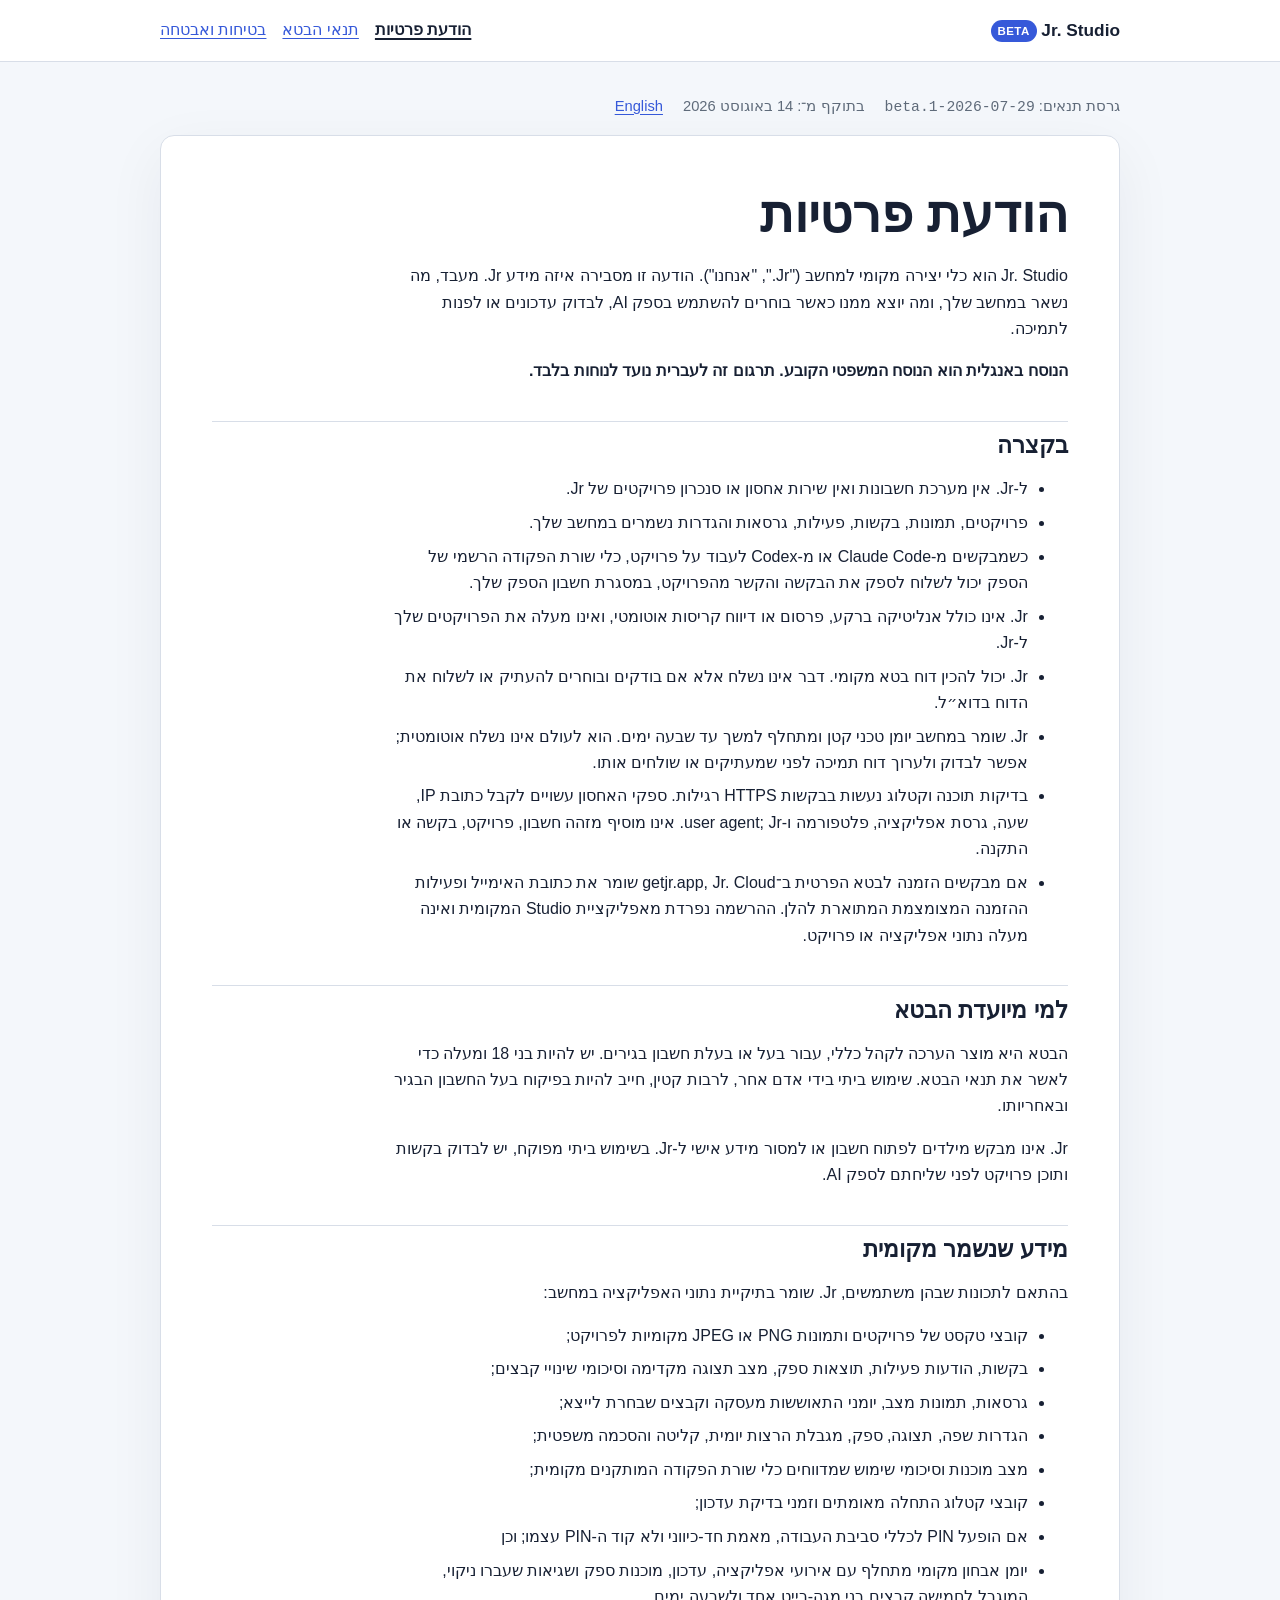
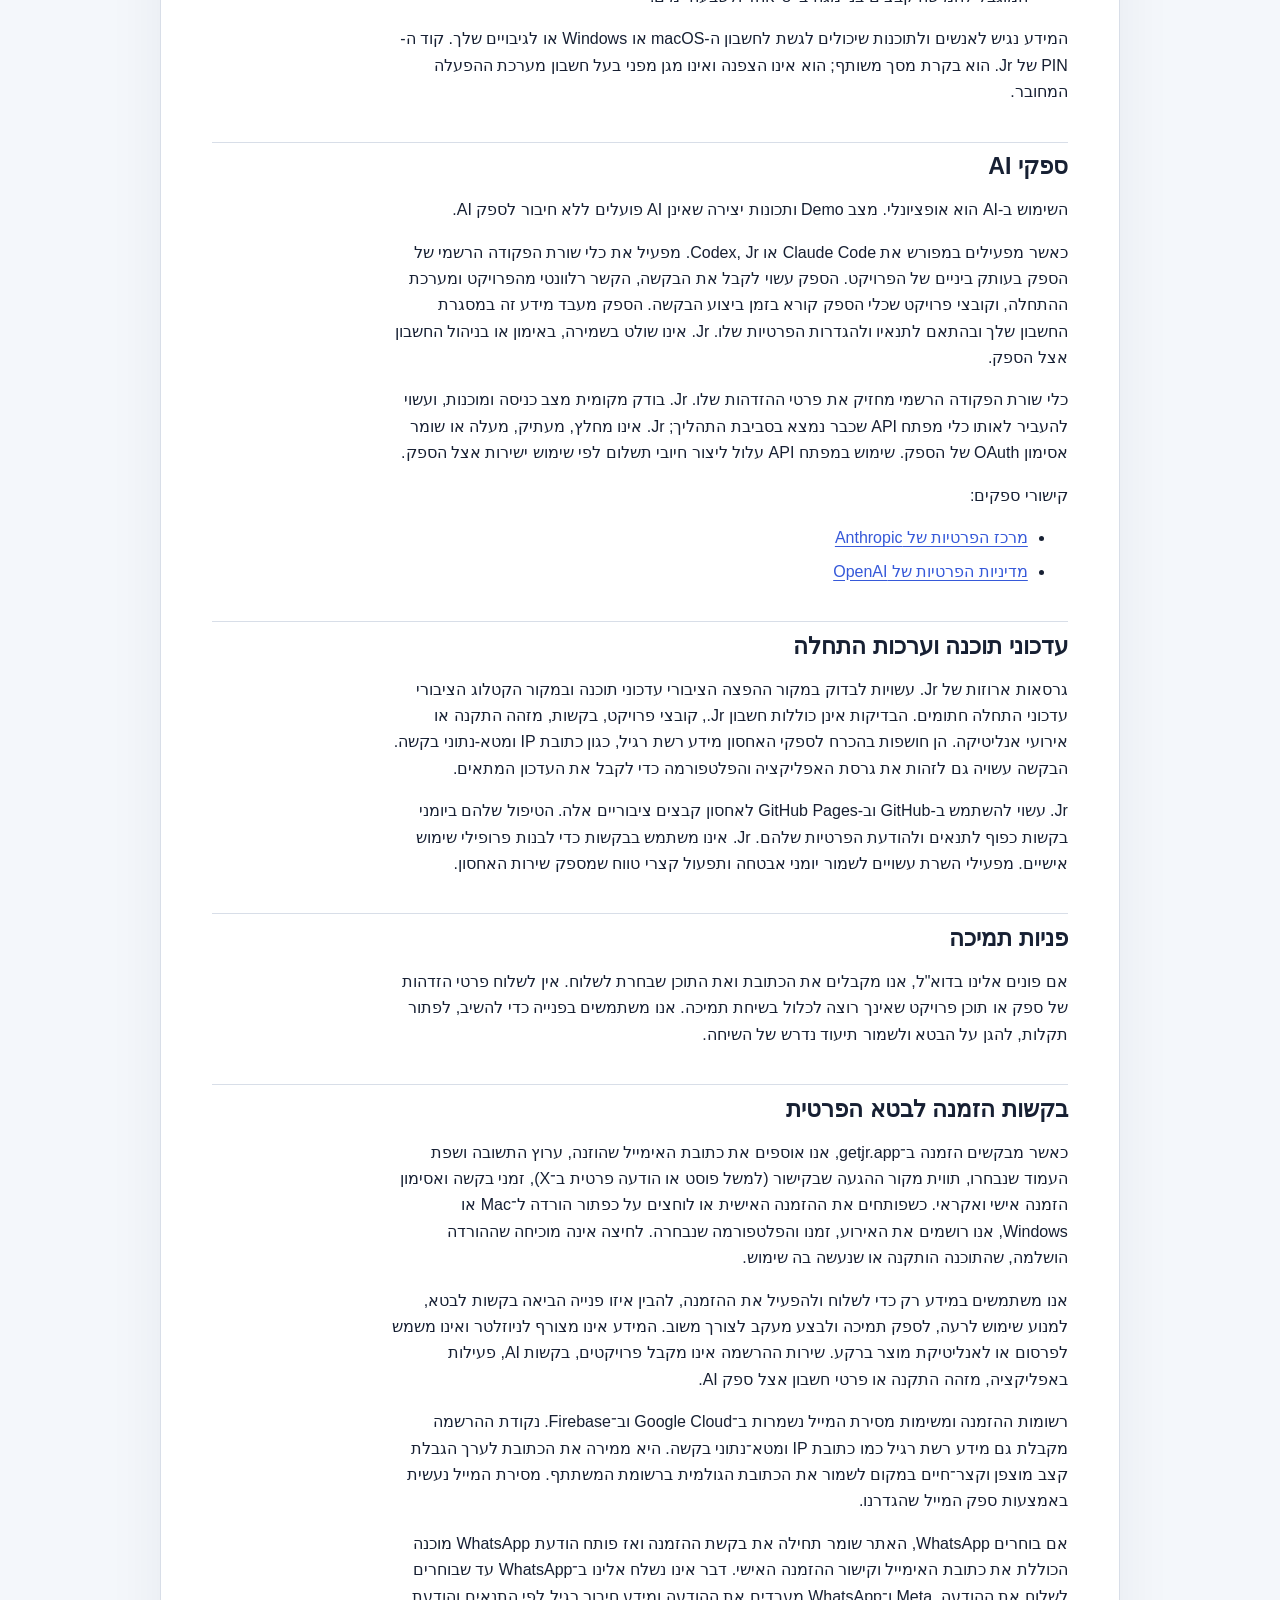
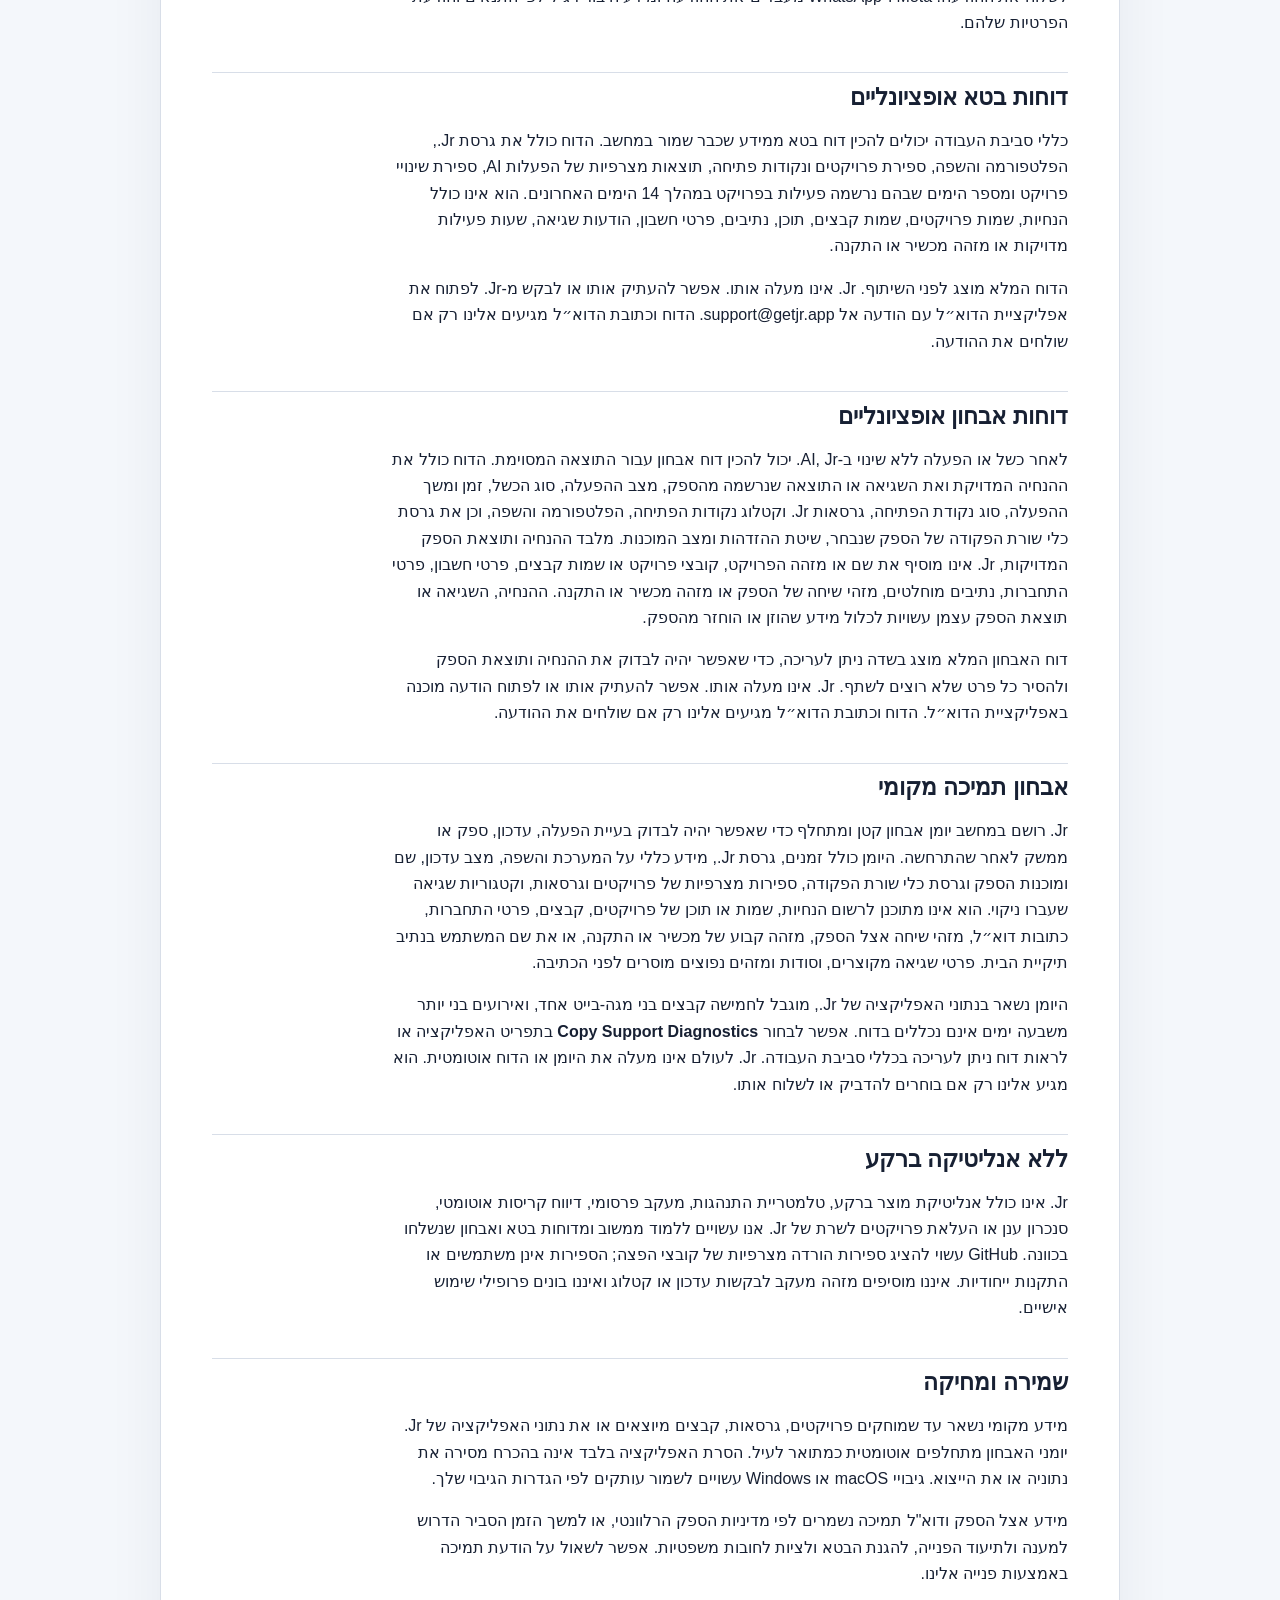
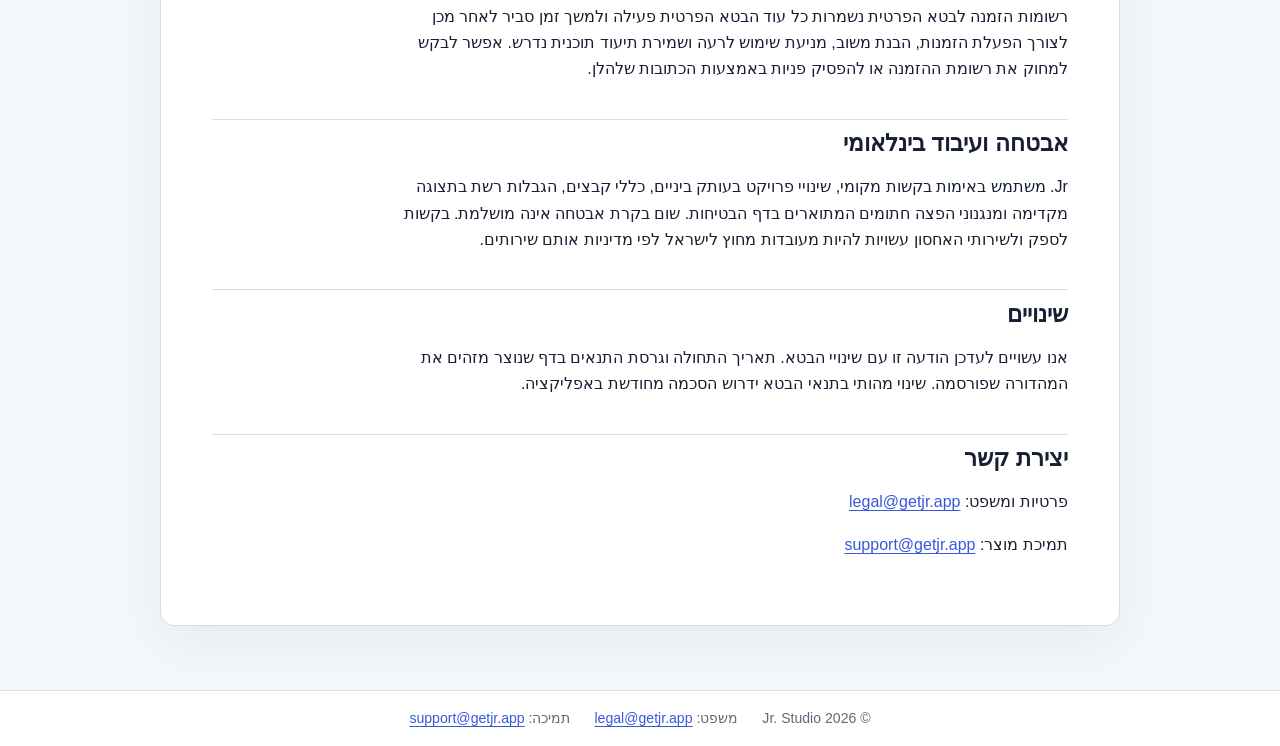
<file: legal/he/privacy/index.html>
<!doctype html>
<html lang="he" dir="rtl">
<head>
  <meta charset="utf-8">
  <meta name="viewport" content="width=device-width, initial-scale=1">
  <meta name="robots" content="index,follow">
  <meta http-equiv="Content-Security-Policy" content="default-src 'none'; style-src 'unsafe-inline'; base-uri 'none'; form-action 'none'; frame-ancestors 'none'">
  <link rel="canonical" href="https://getjr.app/legal/he/privacy/">
  <title>הודעת פרטיות — Jr. Studio</title>
  <style>:root { color-scheme: light; --ink: #172033; --muted: #5f6b7a; --line: #d8dee8; --paper: #ffffff; --wash: #f4f7fb; --accent: #3659d9; --warning: #7a4b00; --warning-bg: #fff5d6; --ok: #17603a; --ok-bg: #e8f7ee; }
* { box-sizing: border-box; }
body { margin: 0; color: var(--ink); background: var(--wash); font: 16px/1.65 -apple-system, BlinkMacSystemFont, "Segoe UI", sans-serif; }
a { color: var(--accent); text-underline-offset: .18em; }
a:focus-visible { outline: 3px solid #f2a900; outline-offset: 3px; border-radius: 3px; }
.site-header, footer { display: flex; align-items: center; gap: 1rem 1.5rem; flex-wrap: wrap; padding: 1rem max(1.25rem, calc((100vw - 960px) / 2)); background: var(--paper); border-block-end: 1px solid var(--line); }
.site-header { justify-content: space-between; }
.brand { color: var(--ink); font-size: 1.08rem; font-weight: 750; text-decoration: none; }
.brand span, .eyebrow { display: inline-block; color: #fff; background: var(--accent); padding: .08rem .42rem; border-radius: 999px; font-size: .72rem; font-weight: 750; letter-spacing: .04em; text-transform: uppercase; vertical-align: .12em; }
nav { display: flex; gap: .6rem 1rem; flex-wrap: wrap; }
nav a[aria-current="page"] { color: var(--ink); font-weight: 700; text-decoration-thickness: 2px; }
.hero { padding: 4rem max(1.25rem, calc((100vw - 960px) / 2)) 2rem; background: var(--paper); }
.hero h1 { margin: .8rem 0 .35rem; font-size: clamp(2rem, 5vw, 3.5rem); line-height: 1.05; }
.lede { max-width: 54rem; margin: 0; color: var(--muted); font-size: 1.15rem; }
main { width: min(960px, calc(100% - 2.5rem)); margin-inline: auto; }
.document-shell { padding-block: 2rem 4rem; }
.document-meta { display: flex; flex-wrap: wrap; gap: .55rem 1.25rem; margin-block-end: 1rem; color: var(--muted); font-size: .92rem; }
.legal-copy { padding: clamp(1.4rem, 4vw, 3.5rem); border: 1px solid var(--line); border-radius: 14px; background: var(--paper); box-shadow: 0 18px 60px rgb(23 32 51 / .06); }
.legal-copy h1 { margin-block: 0 1.25rem; font-size: clamp(2rem, 5vw, 3.2rem); line-height: 1.1; }
.legal-copy h2 { margin-block: 2.25rem .6rem; padding-block-start: .6rem; border-block-start: 1px solid var(--line); font-size: 1.45rem; line-height: 1.25; }
.legal-copy h3 { margin-block: 1.6rem .45rem; font-size: 1.12rem; }
.legal-copy p, .legal-copy ul, .legal-copy ol { max-width: 76ch; }
.legal-copy li + li { margin-block-start: .45rem; }
.legal-copy code { padding: .1em .3em; border-radius: 4px; background: #edf1f7; font-size: .9em; }
.dependency { margin-block-start: 2.5rem; padding-block-start: 1rem; border-block-start: 2px solid var(--line); }
.dependency h2 { border: 0; margin-block-start: 0; overflow-wrap: anywhere; }
.dependency h2 small { color: var(--muted); font-size: .72em; }
pre { overflow: auto; max-height: 36rem; padding: 1rem; border: 1px solid var(--line); border-radius: 8px; background: #f8fafc; color: #253047; font: 12px/1.5 ui-monospace, SFMono-Regular, Menlo, monospace; white-space: pre-wrap; }
.card-grid { display: grid; grid-template-columns: repeat(auto-fit, minmax(220px, 1fr)); gap: 1rem; padding-block: 2rem; }
.card { display: grid; gap: .35rem; min-height: 8rem; padding: 1.25rem; border: 1px solid var(--line); border-radius: 12px; color: var(--ink); background: var(--paper); text-decoration: none; }
.card:hover { border-color: var(--accent); transform: translateY(-1px); }
.card strong { font-size: 1.15rem; }
.card span, footer { color: var(--muted); }
.language-link { margin-block: 0 3rem; }
footer { justify-content: center; border-block-start: 1px solid var(--line); border-block-end: 0; font-size: .88rem; }
[dir="rtl"] .legal-copy { text-align: start; }
@media (max-width: 620px) { .site-header { align-items: flex-start; } nav { width: 100%; } }
@media (prefers-reduced-motion: reduce) { *, *::before, *::after { scroll-behavior: auto !important; transition: none !important; } }</style>
</head>
<body>
<header class="site-header">
  <a class="brand" href="../">Jr. Studio <span>Beta</span></a>
  <nav aria-label="מסמכים משפטיים">
    <a aria-current="page" href="./">הודעת פרטיות</a>
    <a href="../terms/">תנאי הבטא</a>
    <a href="../safety/">בטיחות ואבטחה</a>
  </nav>
</header>
<main class="document-shell">
  <div class="document-meta">
    <span>גרסת תנאים: <code>2026-07-29-beta.1</code></span>
    <span>בתוקף מ־: <time datetime="2026-08-14">14 באוגוסט 2026</time></span>
    <a href="../../privacy/">English</a>
  </div>
  <article class="legal-copy"><h1 id="הודעת-פרטיות">הודעת פרטיות</h1>
<p>Jr. Studio הוא כלי יצירה מקומי למחשב (&quot;Jr.&quot;, &quot;אנחנו&quot;). הודעה זו מסבירה איזה מידע Jr. מעבד, מה נשאר במחשב שלך, ומה יוצא ממנו כאשר בוחרים להשתמש בספק AI, לבדוק עדכונים או לפנות לתמיכה.</p>
<p><strong>הנוסח באנגלית הוא הנוסח המשפטי הקובע. תרגום זה לעברית נועד לנוחות בלבד.</strong></p>
<h2 id="בקצרה">בקצרה</h2>
<ul><li>ל-Jr. אין מערכת חשבונות ואין שירות אחסון או סנכרון פרויקטים של Jr.</li><li>פרויקטים, תמונות, בקשות, פעילות, גרסאות והגדרות נשמרים במחשב שלך.</li><li>כשמבקשים מ-Claude Code או מ-Codex לעבוד על פרויקט, כלי שורת הפקודה הרשמי של הספק יכול לשלוח לספק את הבקשה והקשר מהפרויקט, במסגרת חשבון הספק שלך.</li><li>Jr. אינו כולל אנליטיקה ברקע, פרסום או דיווח קריסות אוטומטי, ואינו מעלה את הפרויקטים שלך ל-Jr.</li><li>Jr. יכול להכין דוח בטא מקומי. דבר אינו נשלח אלא אם בודקים ובוחרים להעתיק או לשלוח את הדוח בדוא״ל.</li><li>Jr. שומר במחשב יומן טכני קטן ומתחלף למשך עד שבעה ימים. הוא לעולם אינו נשלח אוטומטית; אפשר לבדוק ולערוך דוח תמיכה לפני שמעתיקים או שולחים אותו.</li><li>בדיקות תוכנה וקטלוג נעשות בבקשות HTTPS רגילות. ספקי האחסון עשויים לקבל כתובת IP, שעה, גרסת אפליקציה, פלטפורמה ו-user agent; Jr. אינו מוסיף מזהה חשבון, פרויקט, בקשה או התקנה.</li><li>אם מבקשים הזמנה לבטא הפרטית ב־getjr.app, Jr. Cloud שומר את כתובת האימייל ופעילות ההזמנה המצומצמת המתוארת להלן. ההרשמה נפרדת מאפליקציית Studio המקומית ואינה מעלה נתוני אפליקציה או פרויקט.</li></ul>
<h2 id="למי-מיועדת-הבטא">למי מיועדת הבטא</h2>
<p>הבטא היא מוצר הערכה לקהל כללי, עבור בעל או בעלת חשבון בגירים. יש להיות בני 18 ומעלה כדי לאשר את תנאי הבטא. שימוש ביתי בידי אדם אחר, לרבות קטין, חייב להיות בפיקוח בעל החשבון הבגיר ובאחריותו.</p>
<p>Jr. אינו מבקש מילדים לפתוח חשבון או למסור מידע אישי ל-Jr. בשימוש ביתי מפוקח, יש לבדוק בקשות ותוכן פרויקט לפני שליחתם לספק AI.</p>
<h2 id="מידע-שנשמר-מקומית">מידע שנשמר מקומית</h2>
<p>בהתאם לתכונות שבהן משתמשים, Jr. שומר בתיקיית נתוני האפליקציה במחשב:</p>
<ul><li>קובצי טקסט של פרויקטים ותמונות PNG או JPEG מקומיות לפרויקט;</li><li>בקשות, הודעות פעילות, תוצאות ספק, מצב תצוגה מקדימה וסיכומי שינויי קבצים;</li><li>גרסאות, תמונות מצב, יומני התאוששות מעסקה וקבצים שבחרת לייצא;</li><li>הגדרות שפה, תצוגה, ספק, מגבלת הרצות יומית, קליטה והסכמה משפטית;</li><li>מצב מוכנות וסיכומי שימוש שמדווחים כלי שורת הפקודה המותקנים מקומית;</li><li>קובצי קטלוג התחלה מאומתים וזמני בדיקת עדכון;</li><li>אם הופעל PIN לכללי סביבת העבודה, מאמת חד-כיווני ולא קוד ה-PIN עצמו; וכן</li><li>יומן אבחון מקומי מתחלף עם אירועי אפליקציה, עדכון, מוכנות ספק ושגיאות שעברו ניקוי, המוגבל לחמישה קבצים בני מגה-בייט אחד ולשבעה ימים.</li></ul>
<p>המידע נגיש לאנשים ולתוכנות שיכולים לגשת לחשבון ה-macOS או Windows או לגיבויים שלך. קוד ה-PIN של Jr. הוא בקרת מסך משותף; הוא אינו הצפנה ואינו מגן מפני בעל חשבון מערכת ההפעלה המחובר.</p>
<h2 id="ספקי-ai">ספקי AI</h2>
<p>השימוש ב-AI הוא אופציונלי. מצב Demo ותכונות יצירה שאינן AI פועלים ללא חיבור לספק AI.</p>
<p>כאשר מפעילים במפורש את Claude Code או Codex, Jr. מפעיל את כלי שורת הפקודה הרשמי של הספק בעותק ביניים של הפרויקט. הספק עשוי לקבל את הבקשה, הקשר רלוונטי מהפרויקט ומערכת ההתחלה, וקובצי פרויקט שכלי הספק קורא בזמן ביצוע הבקשה. הספק מעבד מידע זה במסגרת החשבון שלך ובהתאם לתנאיו ולהגדרות הפרטיות שלו. Jr. אינו שולט בשמירה, באימון או בניהול החשבון אצל הספק.</p>
<p>כלי שורת הפקודה הרשמי מחזיק את פרטי ההזדהות שלו. Jr. בודק מקומית מצב כניסה ומוכנות, ועשוי להעביר לאותו כלי מפתח API שכבר נמצא בסביבת התהליך; Jr. אינו מחלץ, מעתיק, מעלה או שומר אסימון OAuth של הספק. שימוש במפתח API עלול ליצור חיובי תשלום לפי שימוש ישירות אצל הספק.</p>
<p>קישורי ספקים:</p>
<ul><li><a href="https://privacy.anthropic.com/en/" target="_blank" rel="noreferrer">מרכז הפרטיות של Anthropic</a></li><li><a href="https://openai.com/policies/privacy-policy/" target="_blank" rel="noreferrer">מדיניות הפרטיות של OpenAI</a></li></ul>
<h2 id="עדכוני-תוכנה-וערכות-התחלה">עדכוני תוכנה וערכות התחלה</h2>
<p>גרסאות ארוזות של Jr. עשויות לבדוק במקור ההפצה הציבורי עדכוני תוכנה ובמקור הקטלוג הציבורי עדכוני התחלה חתומים. הבדיקות אינן כוללות חשבון Jr., קובצי פרויקט, בקשות, מזהה התקנה או אירועי אנליטיקה. הן חושפות בהכרח לספקי האחסון מידע רשת רגיל, כגון כתובת IP ומטא-נתוני בקשה. הבקשה עשויה גם לזהות את גרסת האפליקציה והפלטפורמה כדי לקבל את העדכון המתאים.</p>
<p>Jr. עשוי להשתמש ב-GitHub וב-GitHub Pages לאחסון קבצים ציבוריים אלה. הטיפול שלהם ביומני בקשות כפוף לתנאים ולהודעת הפרטיות שלהם. Jr. אינו משתמש בבקשות כדי לבנות פרופילי שימוש אישיים. מפעילי השרת עשויים לשמור יומני אבטחה ותפעול קצרי טווח שמספק שירות האחסון.</p>
<h2 id="פניות-תמיכה">פניות תמיכה</h2>
<p>אם פונים אלינו בדוא&quot;ל, אנו מקבלים את הכתובת ואת התוכן שבחרת לשלוח. אין לשלוח פרטי הזדהות של ספק או תוכן פרויקט שאינך רוצה לכלול בשיחת תמיכה. אנו משתמשים בפנייה כדי להשיב, לפתור תקלות, להגן על הבטא ולשמור תיעוד נדרש של השיחה.</p>
<h2 id="בקשות-הזמנה-לבטא-הפרטית">בקשות הזמנה לבטא הפרטית</h2>
<p>כאשר מבקשים הזמנה ב־getjr.app, אנו אוספים את כתובת האימייל שהוזנה, ערוץ התשובה ושפת העמוד שנבחרו, תווית מקור ההגעה שבקישור (למשל פוסט או הודעה פרטית ב־X), זמני בקשה ואסימון הזמנה אישי ואקראי. כשפותחים את ההזמנה האישית או לוחצים על כפתור הורדה ל־Mac או Windows, אנו רושמים את האירוע, זמנו והפלטפורמה שנבחרה. לחיצה אינה מוכיחה שההורדה הושלמה, שהתוכנה הותקנה או שנעשה בה שימוש.</p>
<p>אנו משתמשים במידע רק כדי לשלוח ולהפעיל את ההזמנה, להבין איזו פנייה הביאה בקשות לבטא, למנוע שימוש לרעה, לספק תמיכה ולבצע מעקב לצורך משוב. המידע אינו מצורף לניוזלטר ואינו משמש לפרסום או לאנליטיקת מוצר ברקע. שירות ההרשמה אינו מקבל פרויקטים, בקשות AI, פעילות באפליקציה, מזהה התקנה או פרטי חשבון אצל ספק AI.</p>
<p>רשומות ההזמנה ומשימות מסירת המייל נשמרות ב־Google Cloud וב־Firebase. נקודת ההרשמה מקבלת גם מידע רשת רגיל כמו כתובת IP ומטא־נתוני בקשה. היא ממירה את הכתובת לערך הגבלת קצב מוצפן וקצר־חיים במקום לשמור את הכתובת הגולמית ברשומת המשתתף. מסירת המייל נעשית באמצעות ספק המייל שהגדרנו.</p>
<p>אם בוחרים WhatsApp, האתר שומר תחילה את בקשת ההזמנה ואז פותח הודעת WhatsApp מוכנה הכוללת את כתובת האימייל וקישור ההזמנה האישי. דבר אינו נשלח אלינו ב־WhatsApp עד שבוחרים לשלוח את ההודעה. Meta ו־WhatsApp מעבדים את ההודעה ומידע חיבור רגיל לפי התנאים והודעת הפרטיות שלהם.</p>
<h2 id="דוחות-בטא-אופציונליים">דוחות בטא אופציונליים</h2>
<p>כללי סביבת העבודה יכולים להכין דוח בטא ממידע שכבר שמור במחשב. הדוח כולל את גרסת Jr., הפלטפורמה והשפה, ספירת פרויקטים ונקודות פתיחה, תוצאות מצרפיות של הפעלות AI, ספירת שינויי פרויקט ומספר הימים שבהם נרשמה פעילות בפרויקט במהלך 14 הימים האחרונים. הוא אינו כולל הנחיות, שמות פרויקטים, שמות קבצים, תוכן, נתיבים, פרטי חשבון, הודעות שגיאה, שעות פעילות מדויקות או מזהה מכשיר או התקנה.</p>
<p>הדוח המלא מוצג לפני השיתוף. Jr. אינו מעלה אותו. אפשר להעתיק אותו או לבקש מ-Jr. לפתוח את אפליקציית הדוא״ל עם הודעה אל support@getjr.app. הדוח וכתובת הדוא״ל מגיעים אלינו רק אם שולחים את ההודעה.</p>
<h2 id="דוחות-אבחון-אופציונליים">דוחות אבחון אופציונליים</h2>
<p>לאחר כשל או הפעלה ללא שינוי ב-AI, Jr. יכול להכין דוח אבחון עבור התוצאה המסוימת. הדוח כולל את ההנחיה המדויקת ואת השגיאה או התוצאה שנרשמה מהספק, מצב ההפעלה, סוג הכשל, זמן ומשך ההפעלה, סוג נקודת הפתיחה, גרסאות Jr. וקטלוג נקודות הפתיחה, הפלטפורמה והשפה, וכן את גרסת כלי שורת הפקודה של הספק שנבחר, שיטת ההזדהות ומצב המוכנות. מלבד ההנחיה ותוצאת הספק המדויקות, Jr. אינו מוסיף את שם או מזהה הפרויקט, קובצי פרויקט או שמות קבצים, פרטי חשבון, פרטי התחברות, נתיבים מוחלטים, מזהי שיחה של הספק או מזהה מכשיר או התקנה. ההנחיה, השגיאה או תוצאת הספק עצמן עשויות לכלול מידע שהוזן או הוחזר מהספק.</p>
<p>דוח האבחון המלא מוצג בשדה ניתן לעריכה, כדי שאפשר יהיה לבדוק את ההנחיה ותוצאת הספק ולהסיר כל פרט שלא רוצים לשתף. Jr. אינו מעלה אותו. אפשר להעתיק אותו או לפתוח הודעה מוכנה באפליקציית הדוא״ל. הדוח וכתובת הדוא״ל מגיעים אלינו רק אם שולחים את ההודעה.</p>
<h2 id="אבחון-תמיכה-מקומי">אבחון תמיכה מקומי</h2>
<p>Jr. רושם במחשב יומן אבחון קטן ומתחלף כדי שאפשר יהיה לבדוק בעיית הפעלה, עדכון, ספק או ממשק לאחר שהתרחשה. היומן כולל זמנים, גרסת Jr., מידע כללי על המערכת והשפה, מצב עדכון, שם ומוכנות הספק וגרסת כלי שורת הפקודה, ספירות מצרפיות של פרויקטים וגרסאות, וקטגוריות שגיאה שעברו ניקוי. הוא אינו מתוכנן לרשום הנחיות, שמות או תוכן של פרויקטים, קבצים, פרטי התחברות, כתובות דוא״ל, מזהי שיחה אצל הספק, מזהה קבוע של מכשיר או התקנה, או את שם המשתמש בנתיב תיקיית הבית. פרטי שגיאה מקוצרים, וסודות ומזהים נפוצים מוסרים לפני הכתיבה.</p>
<p>היומן נשאר בנתוני האפליקציה של Jr., מוגבל לחמישה קבצים בני מגה-בייט אחד, ואירועים בני יותר משבעה ימים אינם נכללים בדוח. אפשר לבחור <strong>Copy Support Diagnostics</strong> בתפריט האפליקציה או לראות דוח ניתן לעריכה בכללי סביבת העבודה. Jr. לעולם אינו מעלה את היומן או הדוח אוטומטית. הוא מגיע אלינו רק אם בוחרים להדביק או לשלוח אותו.</p>
<h2 id="ללא-אנליטיקה-ברקע">ללא אנליטיקה ברקע</h2>
<p>Jr. אינו כולל אנליטיקת מוצר ברקע, טלמטריית התנהגות, מעקב פרסומי, דיווח קריסות אוטומטי, סנכרון ענן או העלאת פרויקטים לשרת של Jr. אנו עשויים ללמוד ממשוב ומדוחות בטא ואבחון שנשלחו בכוונה. GitHub עשוי להציג ספירות הורדה מצרפיות של קובצי הפצה; הספירות אינן משתמשים או התקנות ייחודיות. איננו מוסיפים מזהה מעקב לבקשות עדכון או קטלוג ואיננו בונים פרופילי שימוש אישיים.</p>
<h2 id="שמירה-ומחיקה">שמירה ומחיקה</h2>
<p>מידע מקומי נשאר עד שמוחקים פרויקטים, גרסאות, קבצים מיוצאים או את נתוני האפליקציה של Jr. יומני האבחון מתחלפים אוטומטית כמתואר לעיל. הסרת האפליקציה בלבד אינה בהכרח מסירה את נתוניה או את הייצוא. גיבויי macOS או Windows עשויים לשמור עותקים לפי הגדרות הגיבוי שלך.</p>
<p>מידע אצל הספק ודוא&quot;ל תמיכה נשמרים לפי מדיניות הספק הרלוונטי, או למשך הזמן הסביר הדרוש למענה ולתיעוד הפנייה, להגנת הבטא ולציות לחובות משפטיות. אפשר לשאול על הודעת תמיכה באמצעות פנייה אלינו.</p>
<p>רשומות הזמנה לבטא הפרטית נשמרות כל עוד הבטא הפרטית פעילה ולמשך זמן סביר לאחר מכן לצורך הפעלת הזמנות, הבנת משוב, מניעת שימוש לרעה ושמירת תיעוד תוכנית נדרש. אפשר לבקש למחוק את רשומת ההזמנה או להפסיק פניות באמצעות הכתובות שלהלן.</p>
<h2 id="אבטחה-ועיבוד-בינלאומי">אבטחה ועיבוד בינלאומי</h2>
<p>Jr. משתמש באימות בקשות מקומי, שינויי פרויקט בעותק ביניים, כללי קבצים, הגבלות רשת בתצוגה מקדימה ומנגנוני הפצה חתומים המתוארים בדף הבטיחות. שום בקרת אבטחה אינה מושלמת. בקשות לספק ולשירותי האחסון עשויות להיות מעובדות מחוץ לישראל לפי מדיניות אותם שירותים.</p>
<h2 id="שינויים">שינויים</h2>
<p>אנו עשויים לעדכן הודעה זו עם שינויי הבטא. תאריך התחולה וגרסת התנאים בדף שנוצר מזהים את המהדורה שפורסמה. שינוי מהותי בתנאי הבטא ידרוש הסכמה מחודשת באפליקציה.</p>
<h2 id="יצירת-קשר">יצירת קשר</h2>
<p>פרטיות ומשפט: <a href="mailto:legal@getjr.app">legal@getjr.app</a></p>
<p>תמיכת מוצר: <a href="mailto:support@getjr.app">support@getjr.app</a></p></article>
</main>
<footer>
  <span>© 2026 Jr. Studio</span>
  <span>משפט: <a href="mailto:legal@getjr.app">legal@getjr.app</a></span>
  <span>תמיכה: <a href="mailto:support@getjr.app">support@getjr.app</a></span>
</footer>
</body>
</html>
</file>
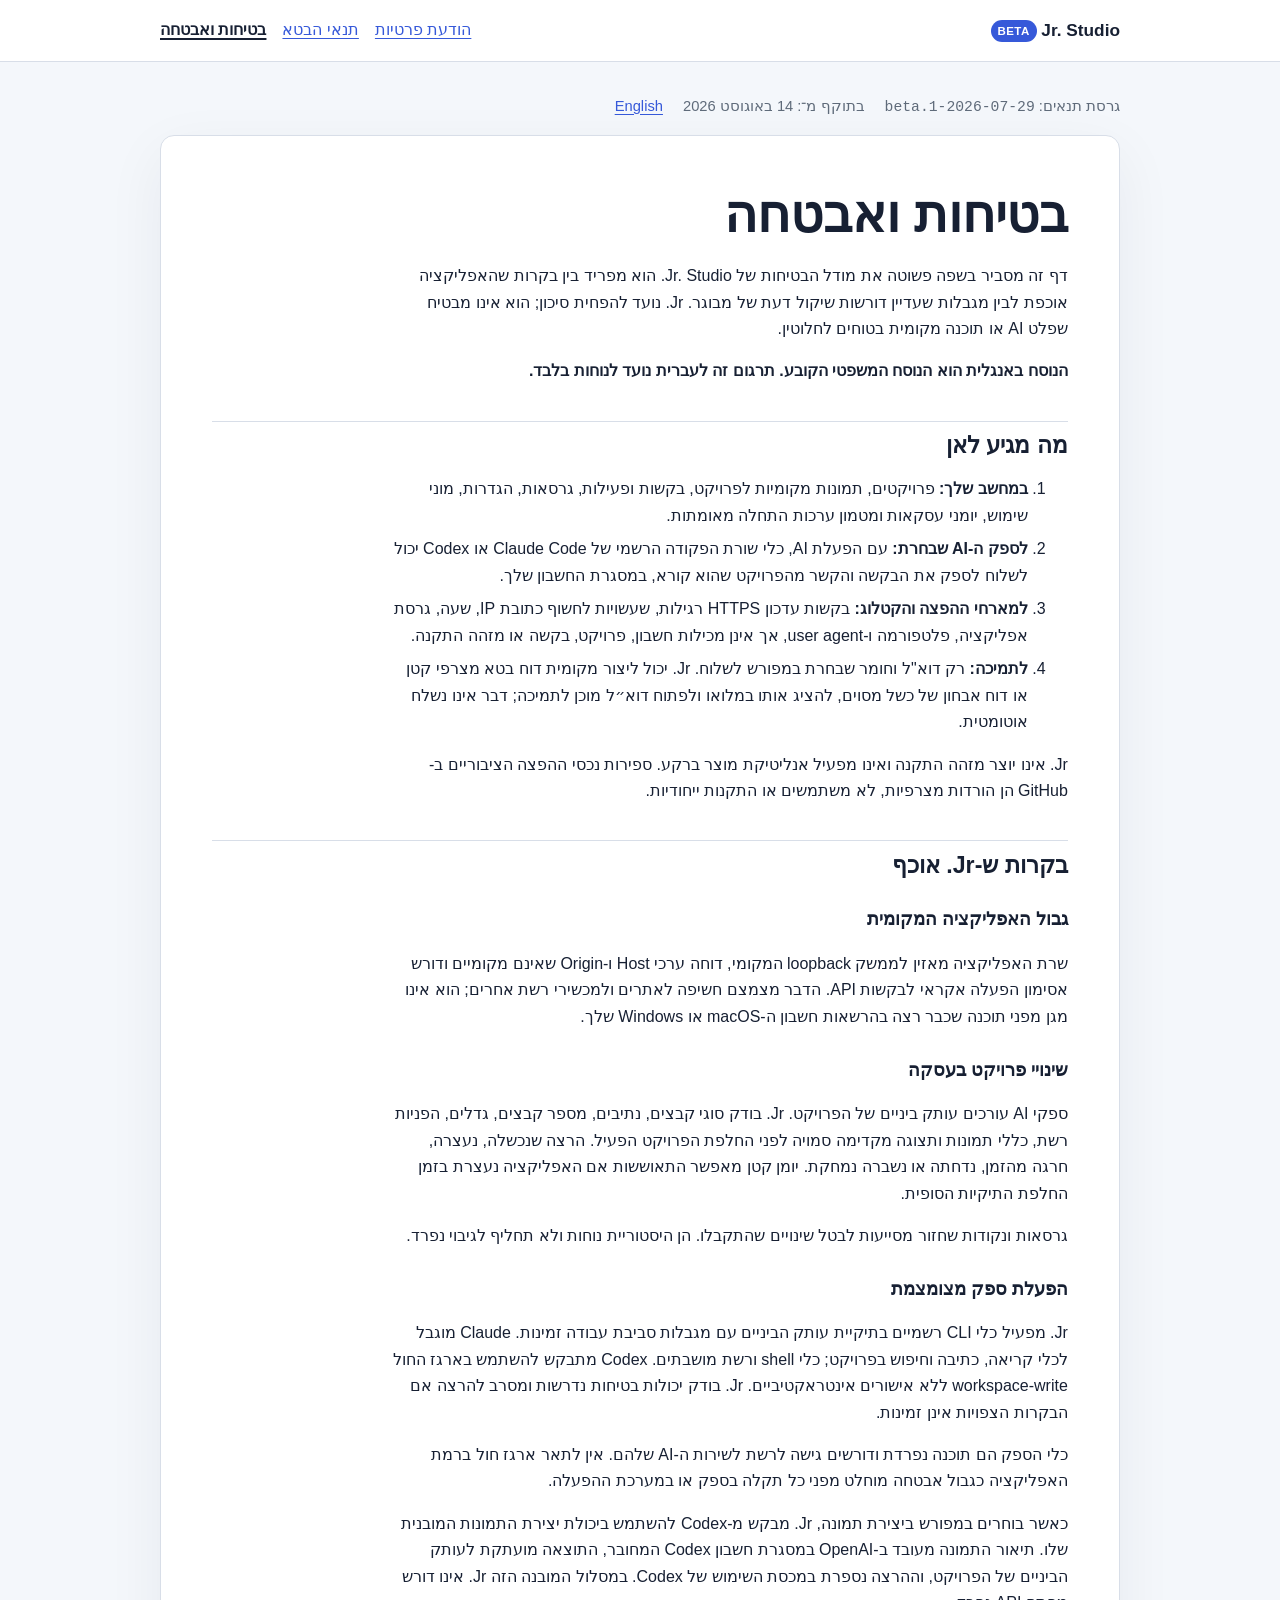
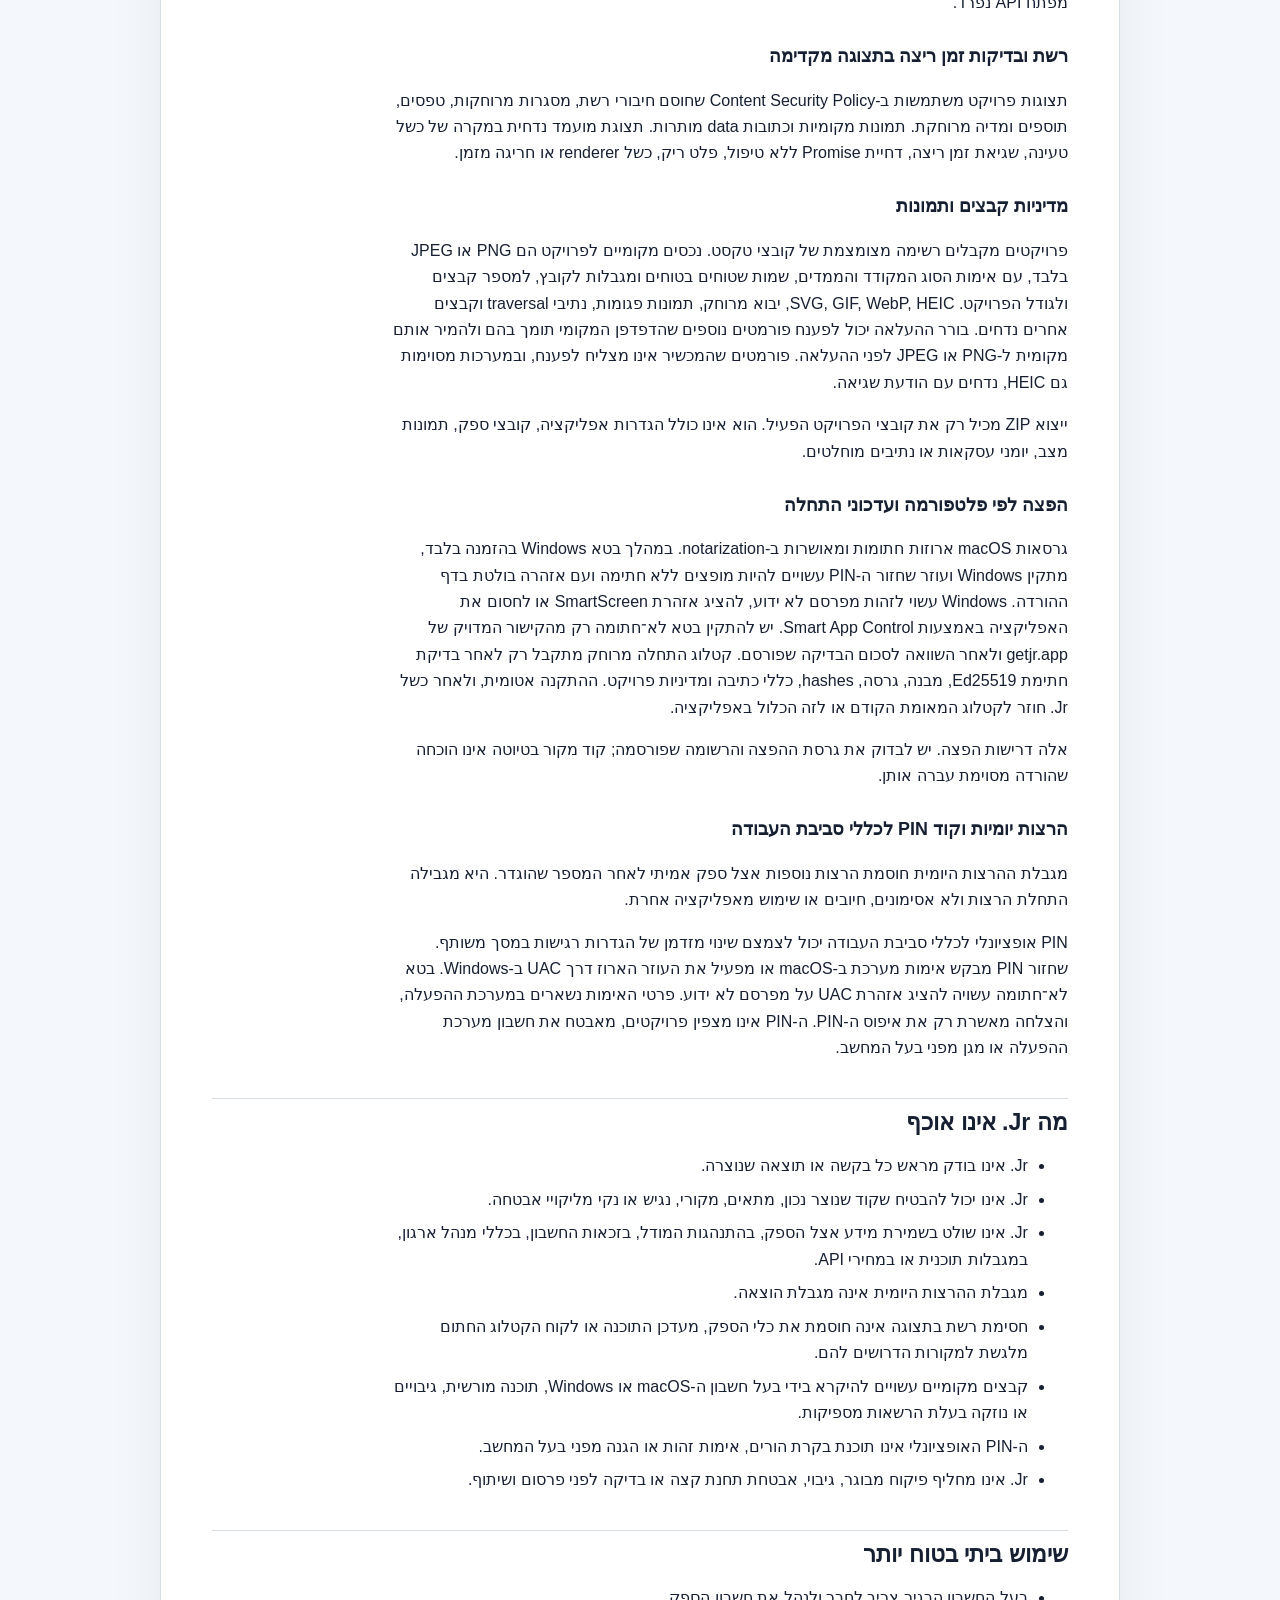
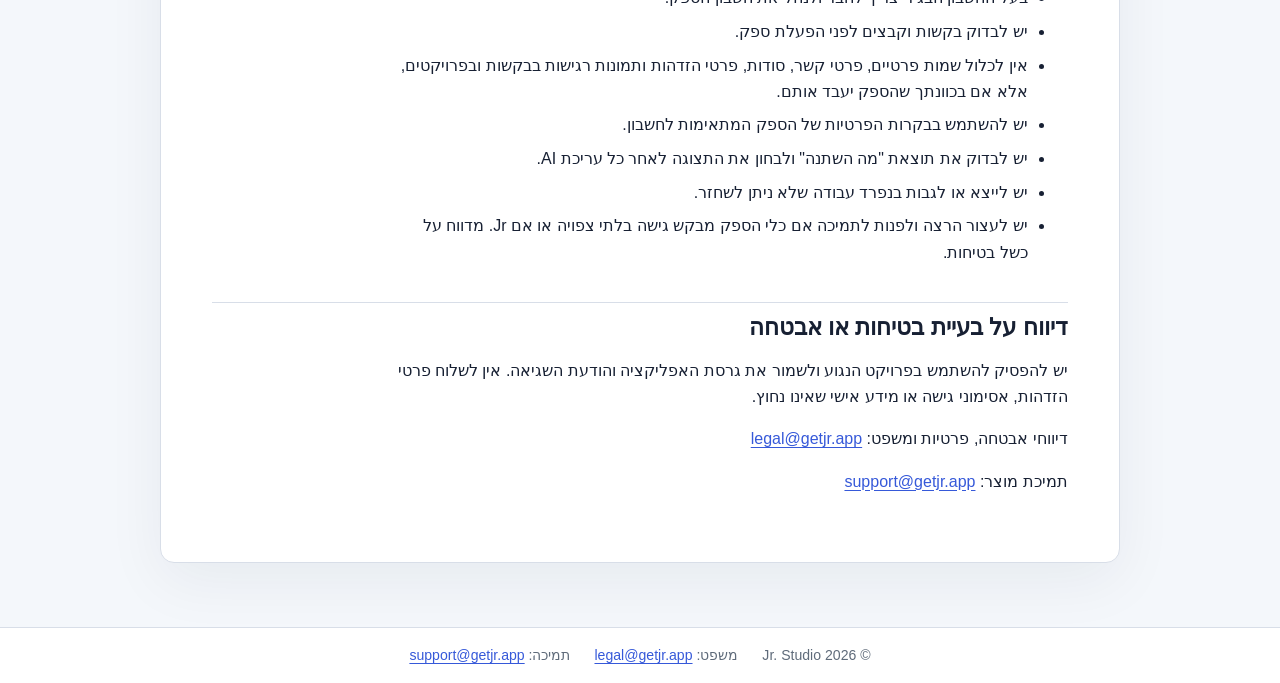
<file: legal/he/safety/index.html>
<!doctype html>
<html lang="he" dir="rtl">
<head>
  <meta charset="utf-8">
  <meta name="viewport" content="width=device-width, initial-scale=1">
  <meta name="robots" content="index,follow">
  <meta http-equiv="Content-Security-Policy" content="default-src 'none'; style-src 'unsafe-inline'; base-uri 'none'; form-action 'none'; frame-ancestors 'none'">
  <link rel="canonical" href="https://getjr.app/legal/he/safety/">
  <title>בטיחות ואבטחה — Jr. Studio</title>
  <style>:root { color-scheme: light; --ink: #172033; --muted: #5f6b7a; --line: #d8dee8; --paper: #ffffff; --wash: #f4f7fb; --accent: #3659d9; --warning: #7a4b00; --warning-bg: #fff5d6; --ok: #17603a; --ok-bg: #e8f7ee; }
* { box-sizing: border-box; }
body { margin: 0; color: var(--ink); background: var(--wash); font: 16px/1.65 -apple-system, BlinkMacSystemFont, "Segoe UI", sans-serif; }
a { color: var(--accent); text-underline-offset: .18em; }
a:focus-visible { outline: 3px solid #f2a900; outline-offset: 3px; border-radius: 3px; }
.site-header, footer { display: flex; align-items: center; gap: 1rem 1.5rem; flex-wrap: wrap; padding: 1rem max(1.25rem, calc((100vw - 960px) / 2)); background: var(--paper); border-block-end: 1px solid var(--line); }
.site-header { justify-content: space-between; }
.brand { color: var(--ink); font-size: 1.08rem; font-weight: 750; text-decoration: none; }
.brand span, .eyebrow { display: inline-block; color: #fff; background: var(--accent); padding: .08rem .42rem; border-radius: 999px; font-size: .72rem; font-weight: 750; letter-spacing: .04em; text-transform: uppercase; vertical-align: .12em; }
nav { display: flex; gap: .6rem 1rem; flex-wrap: wrap; }
nav a[aria-current="page"] { color: var(--ink); font-weight: 700; text-decoration-thickness: 2px; }
.hero { padding: 4rem max(1.25rem, calc((100vw - 960px) / 2)) 2rem; background: var(--paper); }
.hero h1 { margin: .8rem 0 .35rem; font-size: clamp(2rem, 5vw, 3.5rem); line-height: 1.05; }
.lede { max-width: 54rem; margin: 0; color: var(--muted); font-size: 1.15rem; }
main { width: min(960px, calc(100% - 2.5rem)); margin-inline: auto; }
.document-shell { padding-block: 2rem 4rem; }
.document-meta { display: flex; flex-wrap: wrap; gap: .55rem 1.25rem; margin-block-end: 1rem; color: var(--muted); font-size: .92rem; }
.legal-copy { padding: clamp(1.4rem, 4vw, 3.5rem); border: 1px solid var(--line); border-radius: 14px; background: var(--paper); box-shadow: 0 18px 60px rgb(23 32 51 / .06); }
.legal-copy h1 { margin-block: 0 1.25rem; font-size: clamp(2rem, 5vw, 3.2rem); line-height: 1.1; }
.legal-copy h2 { margin-block: 2.25rem .6rem; padding-block-start: .6rem; border-block-start: 1px solid var(--line); font-size: 1.45rem; line-height: 1.25; }
.legal-copy h3 { margin-block: 1.6rem .45rem; font-size: 1.12rem; }
.legal-copy p, .legal-copy ul, .legal-copy ol { max-width: 76ch; }
.legal-copy li + li { margin-block-start: .45rem; }
.legal-copy code { padding: .1em .3em; border-radius: 4px; background: #edf1f7; font-size: .9em; }
.dependency { margin-block-start: 2.5rem; padding-block-start: 1rem; border-block-start: 2px solid var(--line); }
.dependency h2 { border: 0; margin-block-start: 0; overflow-wrap: anywhere; }
.dependency h2 small { color: var(--muted); font-size: .72em; }
pre { overflow: auto; max-height: 36rem; padding: 1rem; border: 1px solid var(--line); border-radius: 8px; background: #f8fafc; color: #253047; font: 12px/1.5 ui-monospace, SFMono-Regular, Menlo, monospace; white-space: pre-wrap; }
.card-grid { display: grid; grid-template-columns: repeat(auto-fit, minmax(220px, 1fr)); gap: 1rem; padding-block: 2rem; }
.card { display: grid; gap: .35rem; min-height: 8rem; padding: 1.25rem; border: 1px solid var(--line); border-radius: 12px; color: var(--ink); background: var(--paper); text-decoration: none; }
.card:hover { border-color: var(--accent); transform: translateY(-1px); }
.card strong { font-size: 1.15rem; }
.card span, footer { color: var(--muted); }
.language-link { margin-block: 0 3rem; }
footer { justify-content: center; border-block-start: 1px solid var(--line); border-block-end: 0; font-size: .88rem; }
[dir="rtl"] .legal-copy { text-align: start; }
@media (max-width: 620px) { .site-header { align-items: flex-start; } nav { width: 100%; } }
@media (prefers-reduced-motion: reduce) { *, *::before, *::after { scroll-behavior: auto !important; transition: none !important; } }</style>
</head>
<body>
<header class="site-header">
  <a class="brand" href="../">Jr. Studio <span>Beta</span></a>
  <nav aria-label="מסמכים משפטיים">
    <a href="../privacy/">הודעת פרטיות</a>
    <a href="../terms/">תנאי הבטא</a>
    <a aria-current="page" href="./">בטיחות ואבטחה</a>
  </nav>
</header>
<main class="document-shell">
  <div class="document-meta">
    <span>גרסת תנאים: <code>2026-07-29-beta.1</code></span>
    <span>בתוקף מ־: <time datetime="2026-08-14">14 באוגוסט 2026</time></span>
    <a href="../../safety/">English</a>
  </div>
  <article class="legal-copy"><h1 id="בטיחות-ואבטחה">בטיחות ואבטחה</h1>
<p>דף זה מסביר בשפה פשוטה את מודל הבטיחות של Jr. Studio. הוא מפריד בין בקרות שהאפליקציה אוכפת לבין מגבלות שעדיין דורשות שיקול דעת של מבוגר. Jr. נועד להפחית סיכון; הוא אינו מבטיח שפלט AI או תוכנה מקומית בטוחים לחלוטין.</p>
<p><strong>הנוסח באנגלית הוא הנוסח המשפטי הקובע. תרגום זה לעברית נועד לנוחות בלבד.</strong></p>
<h2 id="מה-מגיע-לאן">מה מגיע לאן</h2>
<ol><li><strong>במחשב שלך:</strong> פרויקטים, תמונות מקומיות לפרויקט, בקשות ופעילות, גרסאות, הגדרות, מוני שימוש, יומני עסקאות ומטמון ערכות התחלה מאומתות.</li><li><strong>לספק ה-AI שבחרת:</strong> עם הפעלת AI, כלי שורת הפקודה הרשמי של Claude Code או Codex יכול לשלוח לספק את הבקשה והקשר מהפרויקט שהוא קורא, במסגרת החשבון שלך.</li><li><strong>למארחי ההפצה והקטלוג:</strong> בקשות עדכון HTTPS רגילות, שעשויות לחשוף כתובת IP, שעה, גרסת אפליקציה, פלטפורמה ו-user agent, אך אינן מכילות חשבון, פרויקט, בקשה או מזהה התקנה.</li><li><strong>לתמיכה:</strong> רק דוא&quot;ל וחומר שבחרת במפורש לשלוח. Jr. יכול ליצור מקומית דוח בטא מצרפי קטן או דוח אבחון של כשל מסוים, להציג אותו במלואו ולפתוח דוא״ל מוכן לתמיכה; דבר אינו נשלח אוטומטית.</li></ol>
<p>Jr. אינו יוצר מזהה התקנה ואינו מפעיל אנליטיקת מוצר ברקע. ספירות נכסי ההפצה הציבוריים ב-GitHub הן הורדות מצרפיות, לא משתמשים או התקנות ייחודיות.</p>
<h2 id="בקרות-ש-jr-אוכף">בקרות ש-Jr. אוכף</h2>
<h3 id="גבול-האפליקציה-המקומית">גבול האפליקציה המקומית</h3>
<p>שרת האפליקציה מאזין לממשק loopback המקומי, דוחה ערכי Host ו-Origin שאינם מקומיים ודורש אסימון הפעלה אקראי לבקשות API. הדבר מצמצם חשיפה לאתרים ולמכשירי רשת אחרים; הוא אינו מגן מפני תוכנה שכבר רצה בהרשאות חשבון ה-macOS או Windows שלך.</p>
<h3 id="שינויי-פרויקט-בעסקה">שינויי פרויקט בעסקה</h3>
<p>ספקי AI עורכים עותק ביניים של הפרויקט. Jr. בודק סוגי קבצים, נתיבים, מספר קבצים, גדלים, הפניות רשת, כללי תמונות ותצוגה מקדימה סמויה לפני החלפת הפרויקט הפעיל. הרצה שנכשלה, נעצרה, חרגה מהזמן, נדחתה או נשברה נמחקת. יומן קטן מאפשר התאוששות אם האפליקציה נעצרת בזמן החלפת התיקיות הסופית.</p>
<p>גרסאות ונקודות שחזור מסייעות לבטל שינויים שהתקבלו. הן היסטוריית נוחות ולא תחליף לגיבוי נפרד.</p>
<h3 id="הפעלת-ספק-מצומצמת">הפעלת ספק מצומצמת</h3>
<p>Jr. מפעיל כלי CLI רשמיים בתיקיית עותק הביניים עם מגבלות סביבת עבודה זמינות. Claude מוגבל לכלי קריאה, כתיבה וחיפוש בפרויקט; כלי shell ורשת מושבתים. Codex מתבקש להשתמש בארגז החול workspace-write ללא אישורים אינטראקטיביים. Jr. בודק יכולות בטיחות נדרשות ומסרב להרצה אם הבקרות הצפויות אינן זמינות.</p>
<p>כלי הספק הם תוכנה נפרדת ודורשים גישה לרשת לשירות ה-AI שלהם. אין לתאר ארגז חול ברמת האפליקציה כגבול אבטחה מוחלט מפני כל תקלה בספק או במערכת ההפעלה.</p>
<p>כאשר בוחרים במפורש ביצירת תמונה, Jr. מבקש מ-Codex להשתמש ביכולת יצירת התמונות המובנית שלו. תיאור התמונה מעובד ב-OpenAI במסגרת חשבון Codex המחובר, התוצאה מועתקת לעותק הביניים של הפרויקט, וההרצה נספרת במכסת השימוש של Codex. במסלול המובנה הזה Jr. אינו דורש מפתח API נפרד.</p>
<h3 id="רשת-ובדיקות-זמן-ריצה-בתצוגה-מקדימה">רשת ובדיקות זמן ריצה בתצוגה מקדימה</h3>
<p>תצוגות פרויקט משתמשות ב-Content Security Policy שחוסם חיבורי רשת, מסגרות מרוחקות, טפסים, תוספים ומדיה מרוחקת. תמונות מקומיות וכתובות data מותרות. תצוגת מועמד נדחית במקרה של כשל טעינה, שגיאת זמן ריצה, דחיית Promise ללא טיפול, פלט ריק, כשל renderer או חריגה מזמן.</p>
<h3 id="מדיניות-קבצים-ותמונות">מדיניות קבצים ותמונות</h3>
<p>פרויקטים מקבלים רשימה מצומצמת של קובצי טקסט. נכסים מקומיים לפרויקט הם PNG או JPEG בלבד, עם אימות הסוג המקודד והממדים, שמות שטוחים בטוחים ומגבלות לקובץ, למספר קבצים ולגודל הפרויקט. SVG, GIF, WebP, HEIC, יבוא מרוחק, תמונות פגומות, נתיבי traversal וקבצים אחרים נדחים. בורר ההעלאה יכול לפענח פורמטים נוספים שהדפדפן המקומי תומך בהם ולהמיר אותם מקומית ל-PNG או JPEG לפני ההעלאה. פורמטים שהמכשיר אינו מצליח לפענח, ובמערכות מסוימות גם HEIC, נדחים עם הודעת שגיאה.</p>
<p>ייצוא ZIP מכיל רק את קובצי הפרויקט הפעיל. הוא אינו כולל הגדרות אפליקציה, קובצי ספק, תמונות מצב, יומני עסקאות או נתיבים מוחלטים.</p>
<h3 id="הפצה-לפי-פלטפורמה-ועדכוני-התחלה">הפצה לפי פלטפורמה ועדכוני התחלה</h3>
<p>גרסאות macOS ארוזות חתומות ומאושרות ב-notarization. במהלך בטא Windows בהזמנה בלבד, מתקין Windows ועוזר שחזור ה-PIN עשויים להיות מופצים ללא חתימה ועם אזהרה בולטת בדף ההורדה. Windows עשוי לזהות מפרסם לא ידוע, להציג אזהרת SmartScreen או לחסום את האפליקציה באמצעות Smart App Control. יש להתקין בטא לא־חתומה רק מהקישור המדויק של getjr.app ולאחר השוואה לסכום הבדיקה שפורסם. קטלוג התחלה מרוחק מתקבל רק לאחר בדיקת חתימת Ed25519, מבנה, גרסה, hashes, כללי כתיבה ומדיניות פרויקט. ההתקנה אטומית, ולאחר כשל Jr. חוזר לקטלוג המאומת הקודם או לזה הכלול באפליקציה.</p>
<p>אלה דרישות הפצה. יש לבדוק את גרסת ההפצה והרשומה שפורסמה; קוד מקור בטיוטה אינו הוכחה שהורדה מסוימת עברה אותן.</p>
<h3 id="הרצות-יומיות-וקוד-pin-לכללי-סביבת-העבודה">הרצות יומיות וקוד PIN לכללי סביבת העבודה</h3>
<p>מגבלת ההרצות היומית חוסמת הרצות נוספות אצל ספק אמיתי לאחר המספר שהוגדר. היא מגבילה התחלת הרצות ולא אסימונים, חיובים או שימוש מאפליקציה אחרת.</p>
<p>PIN אופציונלי לכללי סביבת העבודה יכול לצמצם שינוי מזדמן של הגדרות רגישות במסך משותף. שחזור PIN מבקש אימות מערכת ב-macOS או מפעיל את העוזר הארוז דרך UAC ב-Windows. בטא לא־חתומה עשויה להציג אזהרת UAC על מפרסם לא ידוע. פרטי האימות נשארים במערכת ההפעלה, והצלחה מאשרת רק את איפוס ה-PIN. ה-PIN אינו מצפין פרויקטים, מאבטח את חשבון מערכת ההפעלה או מגן מפני בעל המחשב.</p>
<h2 id="מה-jr-אינו-אוכף">מה Jr. אינו אוכף</h2>
<ul><li>Jr. אינו בודק מראש כל בקשה או תוצאה שנוצרה.</li><li>Jr. אינו יכול להבטיח שקוד שנוצר נכון, מתאים, מקורי, נגיש או נקי מליקויי אבטחה.</li><li>Jr. אינו שולט בשמירת מידע אצל הספק, בהתנהגות המודל, בזכאות החשבון, בכללי מנהל ארגון, במגבלות תוכנית או במחירי API.</li><li>מגבלת ההרצות היומית אינה מגבלת הוצאה.</li><li>חסימת רשת בתצוגה אינה חוסמת את כלי הספק, מעדכן התוכנה או לקוח הקטלוג החתום מלגשת למקורות הדרושים להם.</li><li>קבצים מקומיים עשויים להיקרא בידי בעל חשבון ה-macOS או Windows, תוכנה מורשית, גיבויים או נוזקה בעלת הרשאות מספיקות.</li><li>ה-PIN האופציונלי אינו תוכנת בקרת הורים, אימות זהות או הגנה מפני בעל המחשב.</li><li>Jr. אינו מחליף פיקוח מבוגר, גיבוי, אבטחת תחנת קצה או בדיקה לפני פרסום ושיתוף.</li></ul>
<h2 id="שימוש-ביתי-בטוח-יותר">שימוש ביתי בטוח יותר</h2>
<ul><li>בעל החשבון הבגיר צריך לחבר ולנהל את חשבון הספק.</li><li>יש לבדוק בקשות וקבצים לפני הפעלת ספק.</li><li>אין לכלול שמות פרטיים, פרטי קשר, סודות, פרטי הזדהות ותמונות רגישות בבקשות ובפרויקטים, אלא אם בכוונתך שהספק יעבד אותם.</li><li>יש להשתמש בבקרות הפרטיות של הספק המתאימות לחשבון.</li><li>יש לבדוק את תוצאת &quot;מה השתנה&quot; ולבחון את התצוגה לאחר כל עריכת AI.</li><li>יש לייצא או לגבות בנפרד עבודה שלא ניתן לשחזר.</li><li>יש לעצור הרצה ולפנות לתמיכה אם כלי הספק מבקש גישה בלתי צפויה או אם Jr. מדווח על כשל בטיחות.</li></ul>
<h2 id="דיווח-על-בעיית-בטיחות-או-אבטחה">דיווח על בעיית בטיחות או אבטחה</h2>
<p>יש להפסיק להשתמש בפרויקט הנגוע ולשמור את גרסת האפליקציה והודעת השגיאה. אין לשלוח פרטי הזדהות, אסימוני גישה או מידע אישי שאינו נחוץ.</p>
<p>דיווחי אבטחה, פרטיות ומשפט: <a href="mailto:legal@getjr.app">legal@getjr.app</a></p>
<p>תמיכת מוצר: <a href="mailto:support@getjr.app">support@getjr.app</a></p></article>
</main>
<footer>
  <span>© 2026 Jr. Studio</span>
  <span>משפט: <a href="mailto:legal@getjr.app">legal@getjr.app</a></span>
  <span>תמיכה: <a href="mailto:support@getjr.app">support@getjr.app</a></span>
</footer>
</body>
</html>
</file>
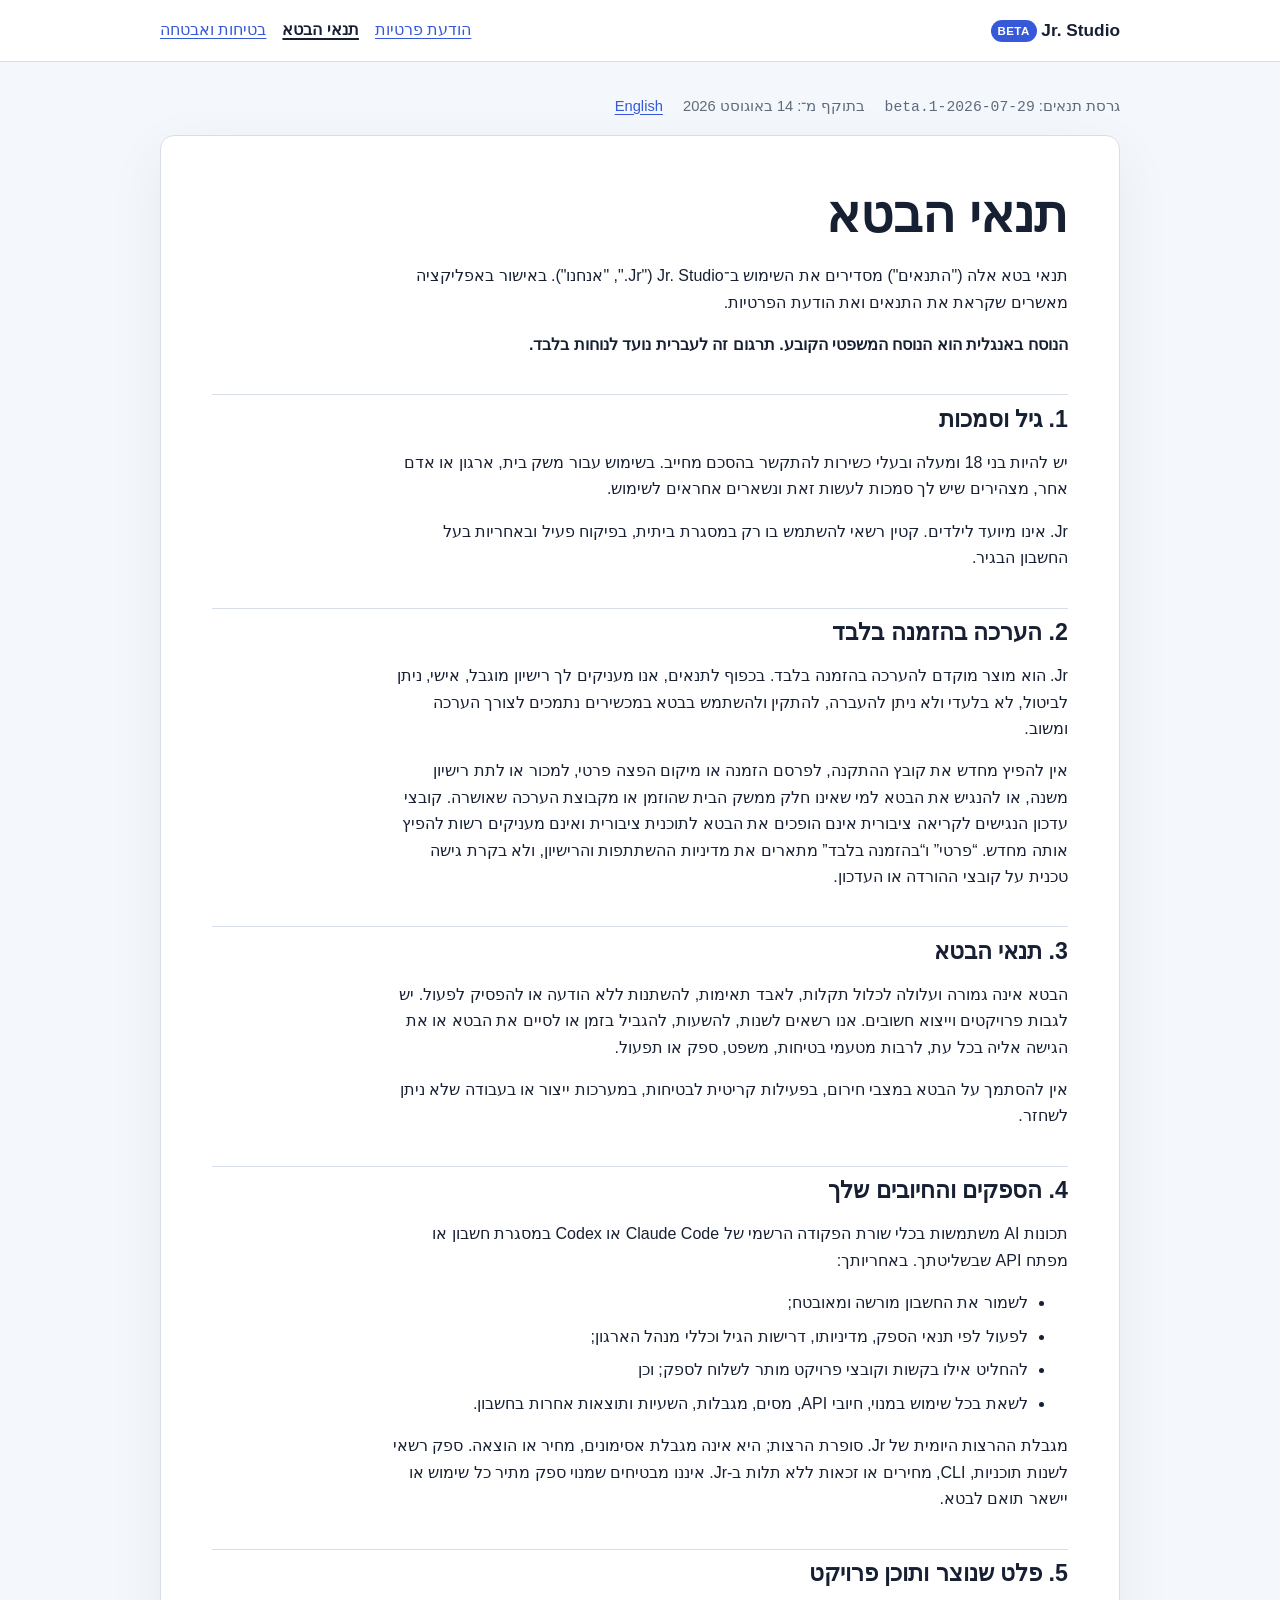
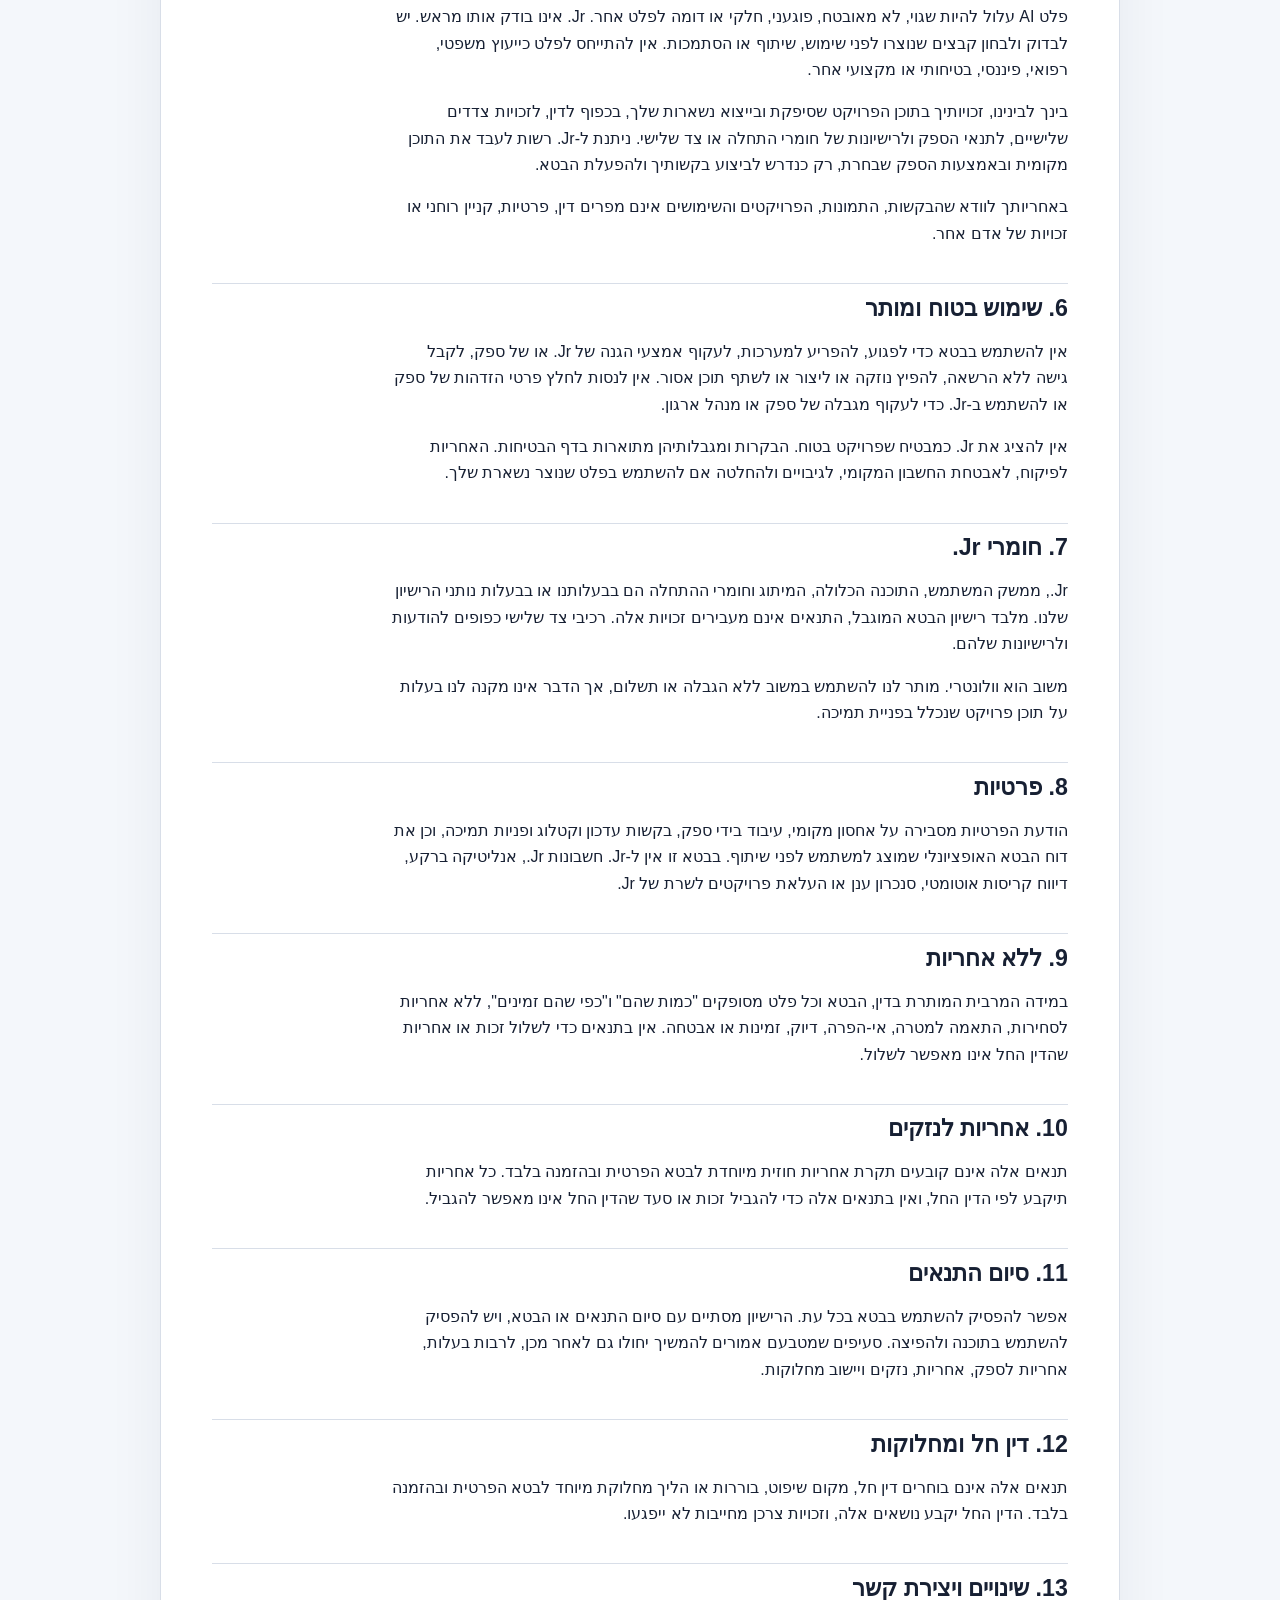
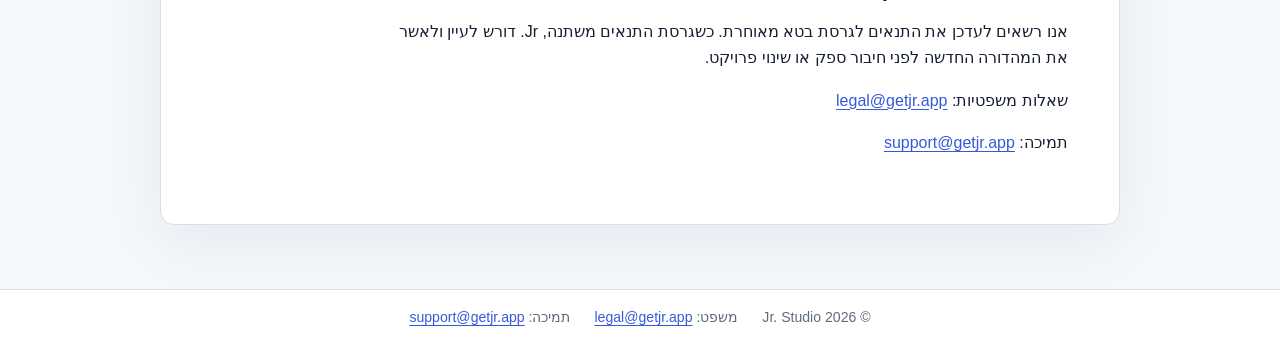
<file: legal/he/terms/index.html>
<!doctype html>
<html lang="he" dir="rtl">
<head>
  <meta charset="utf-8">
  <meta name="viewport" content="width=device-width, initial-scale=1">
  <meta name="robots" content="index,follow">
  <meta http-equiv="Content-Security-Policy" content="default-src 'none'; style-src 'unsafe-inline'; base-uri 'none'; form-action 'none'; frame-ancestors 'none'">
  <link rel="canonical" href="https://getjr.app/legal/he/terms/">
  <title>תנאי הבטא — Jr. Studio</title>
  <style>:root { color-scheme: light; --ink: #172033; --muted: #5f6b7a; --line: #d8dee8; --paper: #ffffff; --wash: #f4f7fb; --accent: #3659d9; --warning: #7a4b00; --warning-bg: #fff5d6; --ok: #17603a; --ok-bg: #e8f7ee; }
* { box-sizing: border-box; }
body { margin: 0; color: var(--ink); background: var(--wash); font: 16px/1.65 -apple-system, BlinkMacSystemFont, "Segoe UI", sans-serif; }
a { color: var(--accent); text-underline-offset: .18em; }
a:focus-visible { outline: 3px solid #f2a900; outline-offset: 3px; border-radius: 3px; }
.site-header, footer { display: flex; align-items: center; gap: 1rem 1.5rem; flex-wrap: wrap; padding: 1rem max(1.25rem, calc((100vw - 960px) / 2)); background: var(--paper); border-block-end: 1px solid var(--line); }
.site-header { justify-content: space-between; }
.brand { color: var(--ink); font-size: 1.08rem; font-weight: 750; text-decoration: none; }
.brand span, .eyebrow { display: inline-block; color: #fff; background: var(--accent); padding: .08rem .42rem; border-radius: 999px; font-size: .72rem; font-weight: 750; letter-spacing: .04em; text-transform: uppercase; vertical-align: .12em; }
nav { display: flex; gap: .6rem 1rem; flex-wrap: wrap; }
nav a[aria-current="page"] { color: var(--ink); font-weight: 700; text-decoration-thickness: 2px; }
.hero { padding: 4rem max(1.25rem, calc((100vw - 960px) / 2)) 2rem; background: var(--paper); }
.hero h1 { margin: .8rem 0 .35rem; font-size: clamp(2rem, 5vw, 3.5rem); line-height: 1.05; }
.lede { max-width: 54rem; margin: 0; color: var(--muted); font-size: 1.15rem; }
main { width: min(960px, calc(100% - 2.5rem)); margin-inline: auto; }
.document-shell { padding-block: 2rem 4rem; }
.document-meta { display: flex; flex-wrap: wrap; gap: .55rem 1.25rem; margin-block-end: 1rem; color: var(--muted); font-size: .92rem; }
.legal-copy { padding: clamp(1.4rem, 4vw, 3.5rem); border: 1px solid var(--line); border-radius: 14px; background: var(--paper); box-shadow: 0 18px 60px rgb(23 32 51 / .06); }
.legal-copy h1 { margin-block: 0 1.25rem; font-size: clamp(2rem, 5vw, 3.2rem); line-height: 1.1; }
.legal-copy h2 { margin-block: 2.25rem .6rem; padding-block-start: .6rem; border-block-start: 1px solid var(--line); font-size: 1.45rem; line-height: 1.25; }
.legal-copy h3 { margin-block: 1.6rem .45rem; font-size: 1.12rem; }
.legal-copy p, .legal-copy ul, .legal-copy ol { max-width: 76ch; }
.legal-copy li + li { margin-block-start: .45rem; }
.legal-copy code { padding: .1em .3em; border-radius: 4px; background: #edf1f7; font-size: .9em; }
.dependency { margin-block-start: 2.5rem; padding-block-start: 1rem; border-block-start: 2px solid var(--line); }
.dependency h2 { border: 0; margin-block-start: 0; overflow-wrap: anywhere; }
.dependency h2 small { color: var(--muted); font-size: .72em; }
pre { overflow: auto; max-height: 36rem; padding: 1rem; border: 1px solid var(--line); border-radius: 8px; background: #f8fafc; color: #253047; font: 12px/1.5 ui-monospace, SFMono-Regular, Menlo, monospace; white-space: pre-wrap; }
.card-grid { display: grid; grid-template-columns: repeat(auto-fit, minmax(220px, 1fr)); gap: 1rem; padding-block: 2rem; }
.card { display: grid; gap: .35rem; min-height: 8rem; padding: 1.25rem; border: 1px solid var(--line); border-radius: 12px; color: var(--ink); background: var(--paper); text-decoration: none; }
.card:hover { border-color: var(--accent); transform: translateY(-1px); }
.card strong { font-size: 1.15rem; }
.card span, footer { color: var(--muted); }
.language-link { margin-block: 0 3rem; }
footer { justify-content: center; border-block-start: 1px solid var(--line); border-block-end: 0; font-size: .88rem; }
[dir="rtl"] .legal-copy { text-align: start; }
@media (max-width: 620px) { .site-header { align-items: flex-start; } nav { width: 100%; } }
@media (prefers-reduced-motion: reduce) { *, *::before, *::after { scroll-behavior: auto !important; transition: none !important; } }</style>
</head>
<body>
<header class="site-header">
  <a class="brand" href="../">Jr. Studio <span>Beta</span></a>
  <nav aria-label="מסמכים משפטיים">
    <a href="../privacy/">הודעת פרטיות</a>
    <a aria-current="page" href="./">תנאי הבטא</a>
    <a href="../safety/">בטיחות ואבטחה</a>
  </nav>
</header>
<main class="document-shell">
  <div class="document-meta">
    <span>גרסת תנאים: <code>2026-07-29-beta.1</code></span>
    <span>בתוקף מ־: <time datetime="2026-08-14">14 באוגוסט 2026</time></span>
    <a href="../../terms/">English</a>
  </div>
  <article class="legal-copy"><h1 id="תנאי-הבטא">תנאי הבטא</h1>
<p>תנאי בטא אלה (&quot;התנאים&quot;) מסדירים את השימוש ב־Jr. Studio (&quot;Jr.&quot;, &quot;אנחנו&quot;). באישור באפליקציה מאשרים שקראת את התנאים ואת הודעת הפרטיות.</p>
<p><strong>הנוסח באנגלית הוא הנוסח המשפטי הקובע. תרגום זה לעברית נועד לנוחות בלבד.</strong></p>
<h2 id="1-גיל-וסמכות">1. גיל וסמכות</h2>
<p>יש להיות בני 18 ומעלה ובעלי כשירות להתקשר בהסכם מחייב. בשימוש עבור משק בית, ארגון או אדם אחר, מצהירים שיש לך סמכות לעשות זאת ונשארים אחראים לשימוש.</p>
<p>Jr. אינו מיועד לילדים. קטין רשאי להשתמש בו רק במסגרת ביתית, בפיקוח פעיל ובאחריות בעל החשבון הבגיר.</p>
<h2 id="2-הערכה-בהזמנה-בלבד">2. הערכה בהזמנה בלבד</h2>
<p>Jr. הוא מוצר מוקדם להערכה בהזמנה בלבד. בכפוף לתנאים, אנו מעניקים לך רישיון מוגבל, אישי, ניתן לביטול, לא בלעדי ולא ניתן להעברה, להתקין ולהשתמש בבטא במכשירים נתמכים לצורך הערכה ומשוב.</p>
<p>אין להפיץ מחדש את קובץ ההתקנה, לפרסם הזמנה או מיקום הפצה פרטי, למכור או לתת רישיון משנה, או להנגיש את הבטא למי שאינו חלק ממשק הבית שהוזמן או מקבוצת הערכה שאושרה. קובצי עדכון הנגישים לקריאה ציבורית אינם הופכים את הבטא לתוכנית ציבורית ואינם מעניקים רשות להפיץ אותה מחדש. “פרטי” ו“בהזמנה בלבד” מתארים את מדיניות ההשתתפות והרישיון, ולא בקרת גישה טכנית על קובצי ההורדה או העדכון.</p>
<h2 id="3-תנאי-הבטא">3. תנאי הבטא</h2>
<p>הבטא אינה גמורה ועלולה לכלול תקלות, לאבד תאימות, להשתנות ללא הודעה או להפסיק לפעול. יש לגבות פרויקטים וייצוא חשובים. אנו רשאים לשנות, להשעות, להגביל בזמן או לסיים את הבטא או את הגישה אליה בכל עת, לרבות מטעמי בטיחות, משפט, ספק או תפעול.</p>
<p>אין להסתמך על הבטא במצבי חירום, בפעילות קריטית לבטיחות, במערכות ייצור או בעבודה שלא ניתן לשחזר.</p>
<h2 id="4-הספקים-והחיובים-שלך">4. הספקים והחיובים שלך</h2>
<p>תכונות AI משתמשות בכלי שורת הפקודה הרשמי של Claude Code או Codex במסגרת חשבון או מפתח API שבשליטתך. באחריותך:</p>
<ul><li>לשמור את החשבון מורשה ומאובטח;</li><li>לפעול לפי תנאי הספק, מדיניותו, דרישות הגיל וכללי מנהל הארגון;</li><li>להחליט אילו בקשות וקובצי פרויקט מותר לשלוח לספק; וכן</li><li>לשאת בכל שימוש במנוי, חיובי API, מסים, מגבלות, השעיות ותוצאות אחרות בחשבון.</li></ul>
<p>מגבלת ההרצות היומית של Jr. סופרת הרצות; היא אינה מגבלת אסימונים, מחיר או הוצאה. ספק רשאי לשנות תוכניות, CLI, מחירים או זכאות ללא תלות ב-Jr. איננו מבטיחים שמנוי ספק מתיר כל שימוש או יישאר תואם לבטא.</p>
<h2 id="5-פלט-שנוצר-ותוכן-פרויקט">5. פלט שנוצר ותוכן פרויקט</h2>
<p>פלט AI עלול להיות שגוי, לא מאובטח, פוגעני, חלקי או דומה לפלט אחר. Jr. אינו בודק אותו מראש. יש לבדוק ולבחון קבצים שנוצרו לפני שימוש, שיתוף או הסתמכות. אין להתייחס לפלט כייעוץ משפטי, רפואי, פיננסי, בטיחותי או מקצועי אחר.</p>
<p>בינך לבינינו, זכויותיך בתוכן הפרויקט שסיפקת ובייצוא נשארות שלך, בכפוף לדין, לזכויות צדדים שלישיים, לתנאי הספק ולרישיונות של חומרי התחלה או צד שלישי. ניתנת ל-Jr. רשות לעבד את התוכן מקומית ובאמצעות הספק שבחרת, רק כנדרש לביצוע בקשותיך ולהפעלת הבטא.</p>
<p>באחריותך לוודא שהבקשות, התמונות, הפרויקטים והשימושים אינם מפרים דין, פרטיות, קניין רוחני או זכויות של אדם אחר.</p>
<h2 id="6-שימוש-בטוח-ומותר">6. שימוש בטוח ומותר</h2>
<p>אין להשתמש בבטא כדי לפגוע, להפריע למערכות, לעקוף אמצעי הגנה של Jr. או של ספק, לקבל גישה ללא הרשאה, להפיץ נוזקה או ליצור או לשתף תוכן אסור. אין לנסות לחלץ פרטי הזדהות של ספק או להשתמש ב-Jr. כדי לעקוף מגבלה של ספק או מנהל ארגון.</p>
<p>אין להציג את Jr. כמבטיח שפרויקט בטוח. הבקרות ומגבלותיהן מתוארות בדף הבטיחות. האחריות לפיקוח, לאבטחת החשבון המקומי, לגיבויים ולהחלטה אם להשתמש בפלט שנוצר נשארת שלך.</p>
<h2 id="7-חומרי-jr">7. חומרי Jr.</h2>
<p>Jr., ממשק המשתמש, התוכנה הכלולה, המיתוג וחומרי ההתחלה הם בבעלותנו או בבעלות נותני הרישיון שלנו. מלבד רישיון הבטא המוגבל, התנאים אינם מעבירים זכויות אלה. רכיבי צד שלישי כפופים להודעות ולרישיונות שלהם.</p>
<p>משוב הוא וולונטרי. מותר לנו להשתמש במשוב ללא הגבלה או תשלום, אך הדבר אינו מקנה לנו בעלות על תוכן פרויקט שנכלל בפניית תמיכה.</p>
<h2 id="8-פרטיות">8. פרטיות</h2>
<p>הודעת הפרטיות מסבירה על אחסון מקומי, עיבוד בידי ספק, בקשות עדכון וקטלוג ופניות תמיכה, וכן את דוח הבטא האופציונלי שמוצג למשתמש לפני שיתוף. בבטא זו אין ל-Jr. חשבונות Jr., אנליטיקה ברקע, דיווח קריסות אוטומטי, סנכרון ענן או העלאת פרויקטים לשרת של Jr.</p>
<h2 id="9-ללא-אחריות">9. ללא אחריות</h2>
<p>במידה המרבית המותרת בדין, הבטא וכל פלט מסופקים &quot;כמות שהם&quot; ו&quot;כפי שהם זמינים&quot;, ללא אחריות לסחירות, התאמה למטרה, אי-הפרה, דיוק, זמינות או אבטחה. אין בתנאים כדי לשלול זכות או אחריות שהדין החל אינו מאפשר לשלול.</p>
<h2 id="10-אחריות-לנזקים">10. אחריות לנזקים</h2>
<p>תנאים אלה אינם קובעים תקרת אחריות חוזית מיוחדת לבטא הפרטית ובהזמנה בלבד. כל אחריות תיקבע לפי הדין החל, ואין בתנאים אלה כדי להגביל זכות או סעד שהדין החל אינו מאפשר להגביל.</p>
<h2 id="11-סיום-התנאים">11. סיום התנאים</h2>
<p>אפשר להפסיק להשתמש בבטא בכל עת. הרישיון מסתיים עם סיום התנאים או הבטא, ויש להפסיק להשתמש בתוכנה ולהפיצה. סעיפים שמטבעם אמורים להמשיך יחולו גם לאחר מכן, לרבות בעלות, אחריות לספק, אחריות, נזקים ויישוב מחלוקות.</p>
<h2 id="12-דין-חל-ומחלוקות">12. דין חל ומחלוקות</h2>
<p>תנאים אלה אינם בוחרים דין חל, מקום שיפוט, בוררות או הליך מחלוקת מיוחד לבטא הפרטית ובהזמנה בלבד. הדין החל יקבע נושאים אלה, וזכויות צרכן מחייבות לא ייפגעו.</p>
<h2 id="13-שינויים-ויצירת-קשר">13. שינויים ויצירת קשר</h2>
<p>אנו רשאים לעדכן את התנאים לגרסת בטא מאוחרת. כשגרסת התנאים משתנה, Jr. דורש לעיין ולאשר את המהדורה החדשה לפני חיבור ספק או שינוי פרויקט.</p>
<p>שאלות משפטיות: <a href="mailto:legal@getjr.app">legal@getjr.app</a></p>
<p>תמיכה: <a href="mailto:support@getjr.app">support@getjr.app</a></p></article>
</main>
<footer>
  <span>© 2026 Jr. Studio</span>
  <span>משפט: <a href="mailto:legal@getjr.app">legal@getjr.app</a></span>
  <span>תמיכה: <a href="mailto:support@getjr.app">support@getjr.app</a></span>
</footer>
</body>
</html>
</file>
<file: assets/site.css>
:root {
  color-scheme: light;
  font-family: Inter, ui-sans-serif, system-ui, -apple-system, BlinkMacSystemFont, "Segoe UI", sans-serif;
  color: #15302b;
  background: #f5f8f6;
  font-synthesis: none;
  text-rendering: optimizeLegibility;
  --ink: #15302b;
  --muted: #5e716c;
  --green: #14745c;
  --green-dark: #0d513f;
  --mint: #dff7ed;
  --line: #d8e2dd;
}

* { box-sizing: border-box; }

html { scroll-behavior: smooth; }

body {
  min-width: 320px;
  min-height: 100vh;
  margin: 0;
  background:
    radial-gradient(circle at 78% 12%, rgba(110, 231, 183, 0.2), transparent 28rem),
    linear-gradient(180deg, #fbfdfc 0%, #f1f6f3 100%);
}

a { color: inherit; }

a:focus-visible {
  outline: 3px solid #0284c7;
  outline-offset: 4px;
}

.skip-link {
  position: fixed;
  inset-block-start: 8px;
  inset-inline-start: 8px;
  z-index: 10;
  transform: translateY(-160%);
  border-radius: 8px;
  background: #fff;
  padding: 10px 14px;
  font-weight: 800;
}

.skip-link:focus { transform: translateY(0); }

.site-header,
main,
footer {
  width: min(1120px, calc(100% - 40px));
  margin-inline: auto;
}

.site-header {
  min-height: 82px;
  display: flex;
  align-items: center;
  justify-content: space-between;
  gap: 24px;
}

.brand {
  display: inline-flex;
  align-items: center;
  gap: 11px;
  text-decoration: none;
  font-size: 18px;
  font-weight: 900;
}

.brand img { border-radius: 12px; }

nav {
  display: flex;
  align-items: center;
  flex-wrap: wrap;
  gap: 18px;
}

nav a {
  color: #36534b;
  font-size: 14px;
  font-weight: 750;
  text-underline-offset: 4px;
}

.hero {
  min-height: 620px;
  display: grid;
  grid-template-columns: minmax(0, 1.15fr) minmax(300px, 0.85fr);
  align-items: center;
  gap: clamp(36px, 7vw, 96px);
  padding-block: 76px 92px;
}

.eyebrow {
  display: inline-block;
  border: 1px solid #bce4d5;
  border-radius: 999px;
  background: #ecfbf5;
  color: #0c684f;
  padding: 7px 11px;
  font-size: 12px;
  font-weight: 900;
  letter-spacing: 0.04em;
  text-transform: uppercase;
}

h1,
h2,
p { margin-block-start: 0; }

h1 {
  max-width: 760px;
  margin-block-end: 24px;
  font-size: clamp(50px, 7vw, 86px);
  line-height: 0.98;
  letter-spacing: -0.055em;
}

[dir="rtl"] h1 { letter-spacing: -0.035em; }

.hero-copy > .eyebrow { margin-block-end: 22px; }

.lede {
  max-width: 650px;
  margin-block-end: 28px;
  color: var(--muted);
  font-size: clamp(18px, 2vw, 22px);
  line-height: 1.6;
}

.hero-actions {
  display: flex;
  align-items: center;
  flex-wrap: wrap;
  gap: 12px;
}

.button {
  min-height: 50px;
  display: inline-flex;
  align-items: center;
  justify-content: center;
  border: 1px solid transparent;
  border-radius: 10px;
  padding-inline: 20px;
  text-decoration: none;
  font-weight: 900;
  touch-action: manipulation;
  transition: transform 120ms ease, box-shadow 120ms ease, background-color 120ms ease;
}

.button.primary {
  background: var(--green);
  color: #fff;
  box-shadow: 0 10px 24px rgba(20, 116, 92, 0.2);
}

.button.secondary {
  border-color: var(--line);
  background: rgba(255, 255, 255, 0.84);
  color: #29483f;
}

.button:hover { transform: translateY(-1px); }

.button.primary:hover { background: var(--green-dark); }

.button:active {
  transform: translateY(1px) scale(0.98);
  box-shadow: inset 0 2px 5px rgba(15, 23, 42, 0.18);
}

.hero-art { display: grid; place-items: center; }

.app-card {
  width: min(100%, 380px);
  aspect-ratio: 0.92;
  display: grid;
  place-items: center;
  align-content: center;
  gap: 12px;
  border: 1px solid rgba(110, 231, 183, 0.28);
  border-radius: 42px;
  background: linear-gradient(145deg, #1f5b50, #0b2925);
  color: #d1fae5;
  box-shadow: 0 35px 80px rgba(10, 41, 36, 0.25);
  transform: rotate(2deg);
}

.app-card img { border-radius: 28px; box-shadow: 0 16px 32px rgba(0, 0, 0, 0.24); }
.app-card strong { font-size: 54px; line-height: 1; }
.app-card span { color: #a7f3d0; font-size: 14px; font-weight: 750; }

.feature-grid {
  display: grid;
  grid-template-columns: repeat(3, minmax(0, 1fr));
  gap: 16px;
  padding-block-end: 96px;
}

.feature-grid article {
  min-height: 230px;
  border: 1px solid var(--line);
  border-radius: 18px;
  background: rgba(255, 255, 255, 0.78);
  padding: 24px;
}

.feature-grid article > span { color: #0e7490; font-size: 12px; font-weight: 950; }
.feature-grid h2 { margin-block: 48px 12px; font-size: 23px; }
.feature-grid p { color: var(--muted); line-height: 1.6; }

.beta-signup {
  display: grid;
  grid-template-columns: minmax(0, 0.9fr) minmax(320px, 1.1fr);
  align-items: center;
  gap: clamp(36px, 7vw, 84px);
  padding-block: 18px 96px;
}

.beta-signup h2 {
  max-width: 540px;
  margin-block: 18px 16px;
  font-size: clamp(36px, 5vw, 58px);
  line-height: 1.04;
  letter-spacing: -0.04em;
}

[dir="rtl"] .beta-signup h2 { letter-spacing: -0.025em; }

.beta-signup > div > p {
  max-width: 580px;
  color: var(--muted);
  font-size: 17px;
  line-height: 1.7;
}

.signup-card {
  border: 1px solid #bfe0d5;
  border-radius: 22px;
  background: rgba(255, 255, 255, 0.88);
  padding: clamp(24px, 4vw, 40px);
  box-shadow: 0 20px 50px rgba(20, 73, 61, 0.1);
}

.signup-card h3 { margin: 0 0 10px; font-size: 25px; }
.signup-card > p { color: var(--muted); line-height: 1.6; }
.signup-card .privacy-note { margin: 16px 0 0; font-size: 13px; }

.signup-form { margin-block-start: 22px; }
.signup-form > label { display: block; margin-block-end: 8px; font-size: 14px; font-weight: 900; }
.signup-form input[type="email"] {
  width: 100%;
  min-height: 52px;
  border: 1px solid #9fc8ba;
  border-radius: 12px;
  background: #fff;
  padding: 0 15px;
  color: var(--ink);
  font: inherit;
}
.signup-form input[type="email"]::placeholder { color: #7a918a; }
.signup-actions { display: flex; flex-wrap: wrap; gap: 10px; margin-block-start: 12px; }
.signup-actions .button { border: 1px solid transparent; cursor: pointer; font: inherit; }
.signup-actions .button:disabled { cursor: wait; opacity: 0.64; transform: none; }
.whatsapp-button::before { content: "↗"; margin-inline-end: 7px; }
.form-status { min-height: 24px; margin: 10px 0 0; color: #36534b; font-size: 14px; font-weight: 800; }
.form-status[data-state="error"] { color: #a33131; }
.form-status[data-state="success"] { color: var(--green-dark); }
.website-field { position: absolute; width: 1px; height: 1px; overflow: hidden; clip-path: inset(50%); white-space: nowrap; }

.accepted-note {
  margin-block-start: 22px;
  border-block-start: 1px solid var(--line);
  padding-block-start: 18px;
  color: #36534b;
}

.accepted-note strong { display: block; margin-block-end: 5px; }
.accepted-note p { margin: 0; font-size: 13px; line-height: 1.6; }

footer {
  min-height: 118px;
  display: flex;
  align-items: center;
  justify-content: space-between;
  gap: 24px;
  color: #5f746e;
  font-size: 13px;
}

footer > span { font-weight: 900; }

@media (max-width: 780px) {
  .site-header, main, footer { width: min(100% - 28px, 680px); }
  .hero { min-height: 0; grid-template-columns: 1fr; padding-block: 52px 68px; }
  .hero-art { order: -1; }
  .app-card { width: 210px; aspect-ratio: 1; border-radius: 28px; transform: rotate(1deg); }
  .app-card img { width: 76px; height: 76px; border-radius: 20px; }
  .app-card strong { font-size: 38px; }
  .feature-grid { grid-template-columns: 1fr; padding-block-end: 64px; }
  .feature-grid article { min-height: 180px; }
  .feature-grid h2 { margin-block-start: 26px; }
  .beta-signup { grid-template-columns: 1fr; gap: 28px; padding-block-end: 64px; }
  .signup-actions { flex-direction: column; }
  .signup-actions .button { width: 100%; }
  footer { align-items: flex-start; flex-direction: column; justify-content: center; }
}

@media (prefers-reduced-motion: reduce) {
  *, *::before, *::after { scroll-behavior: auto !important; transition: none !important; }
  .button:hover, .button:active { transform: none; }
}
</file>
